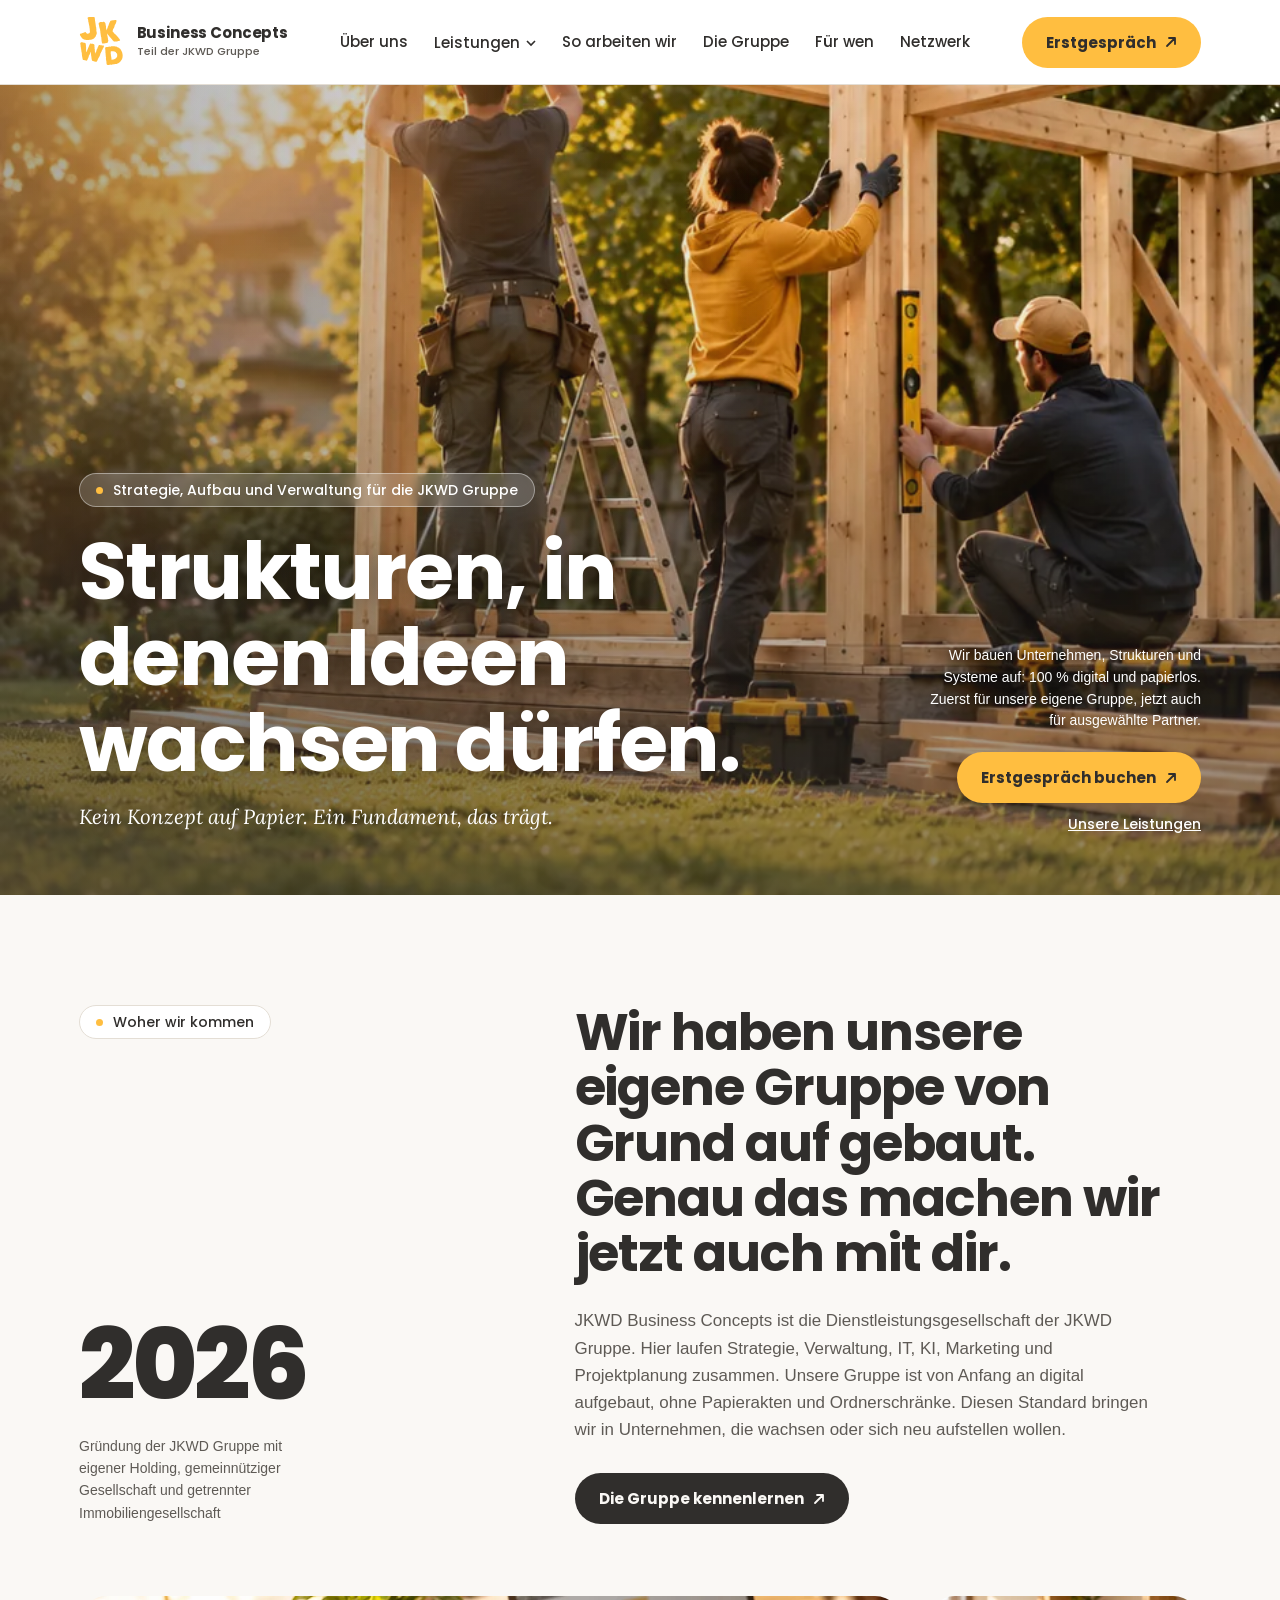
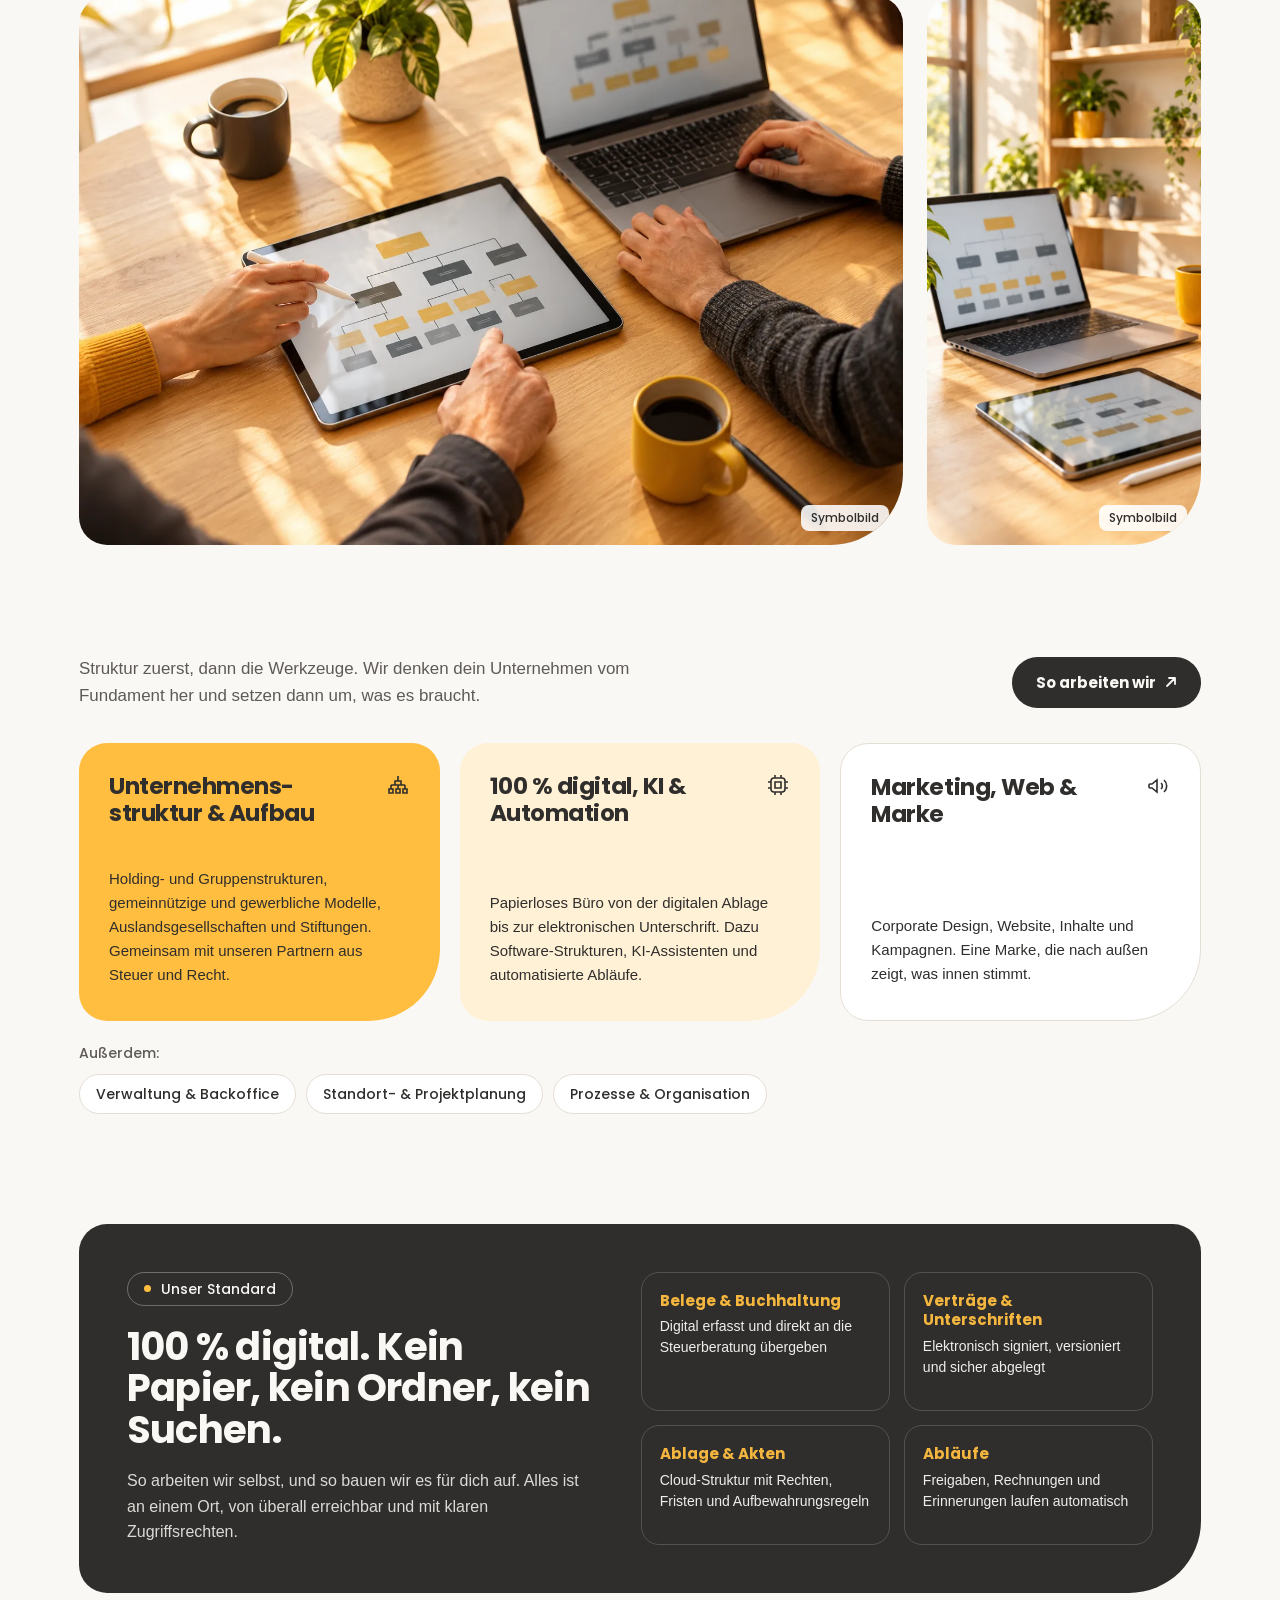
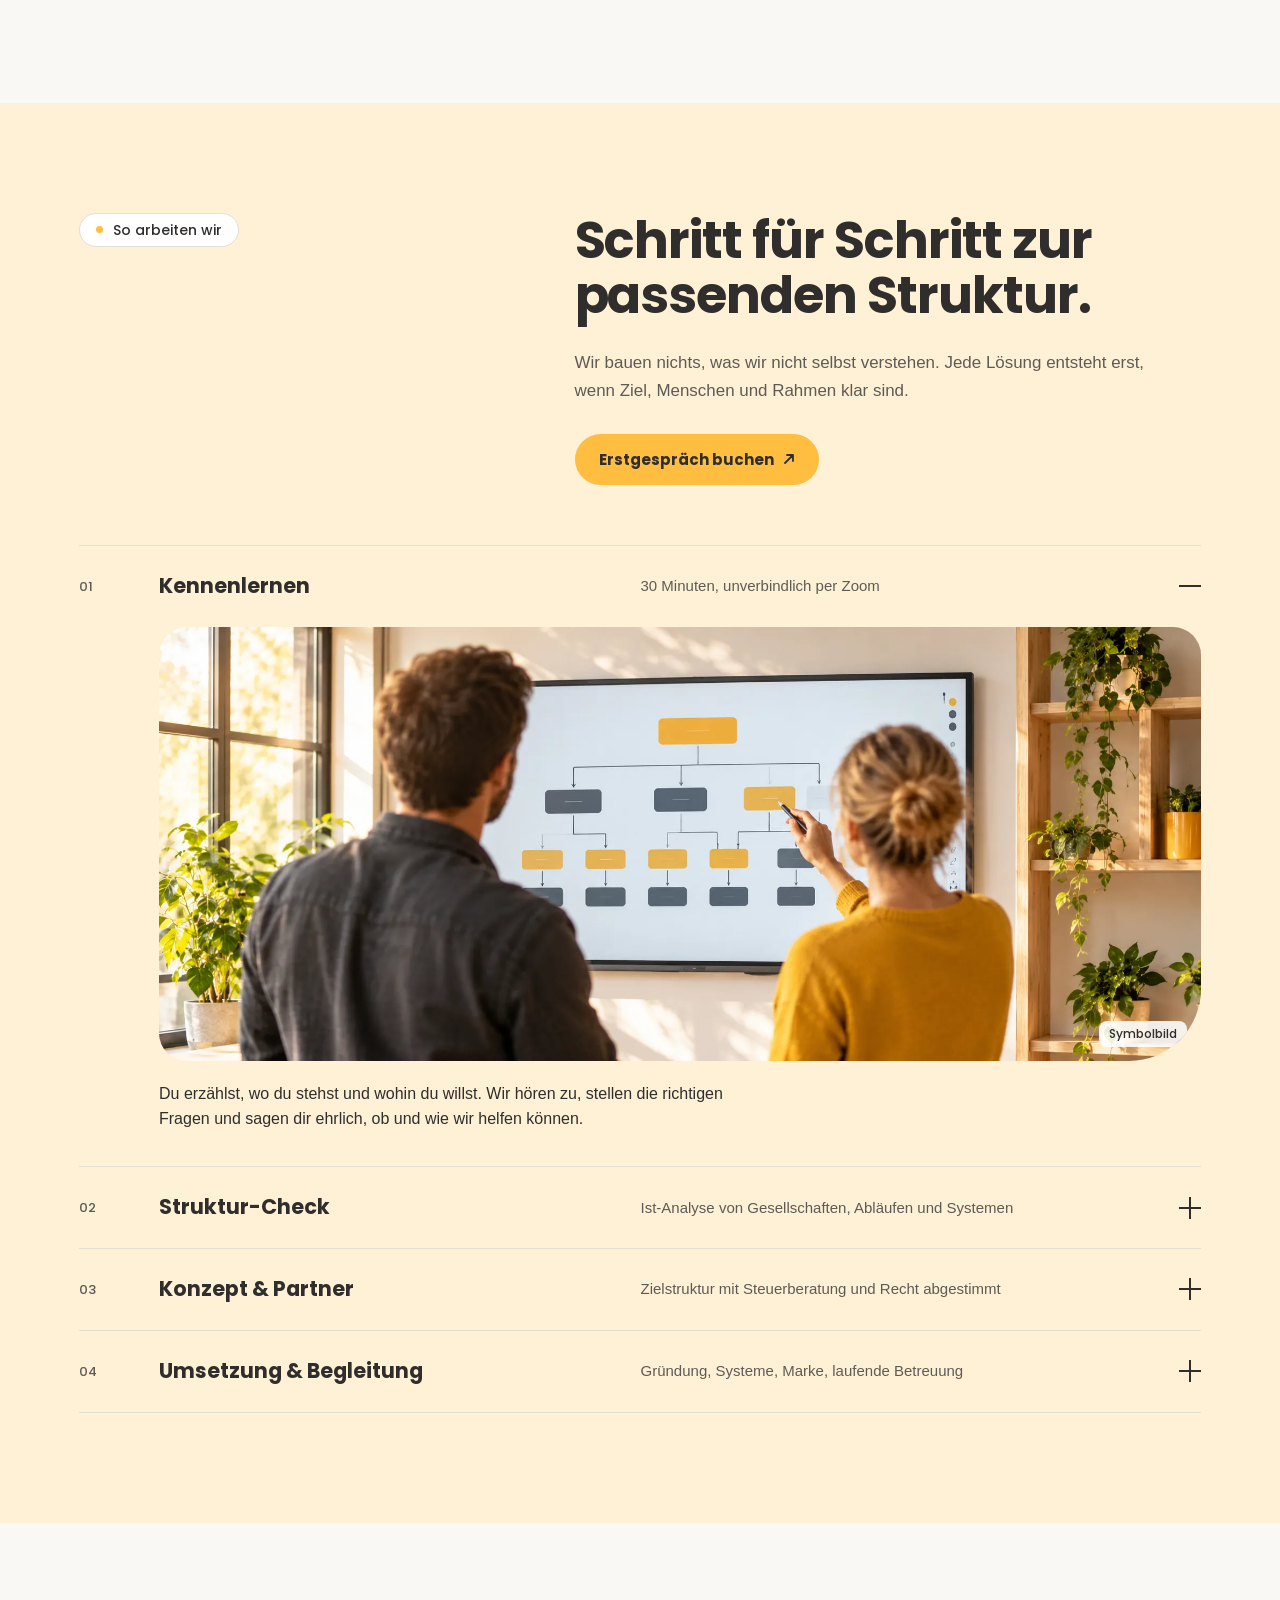
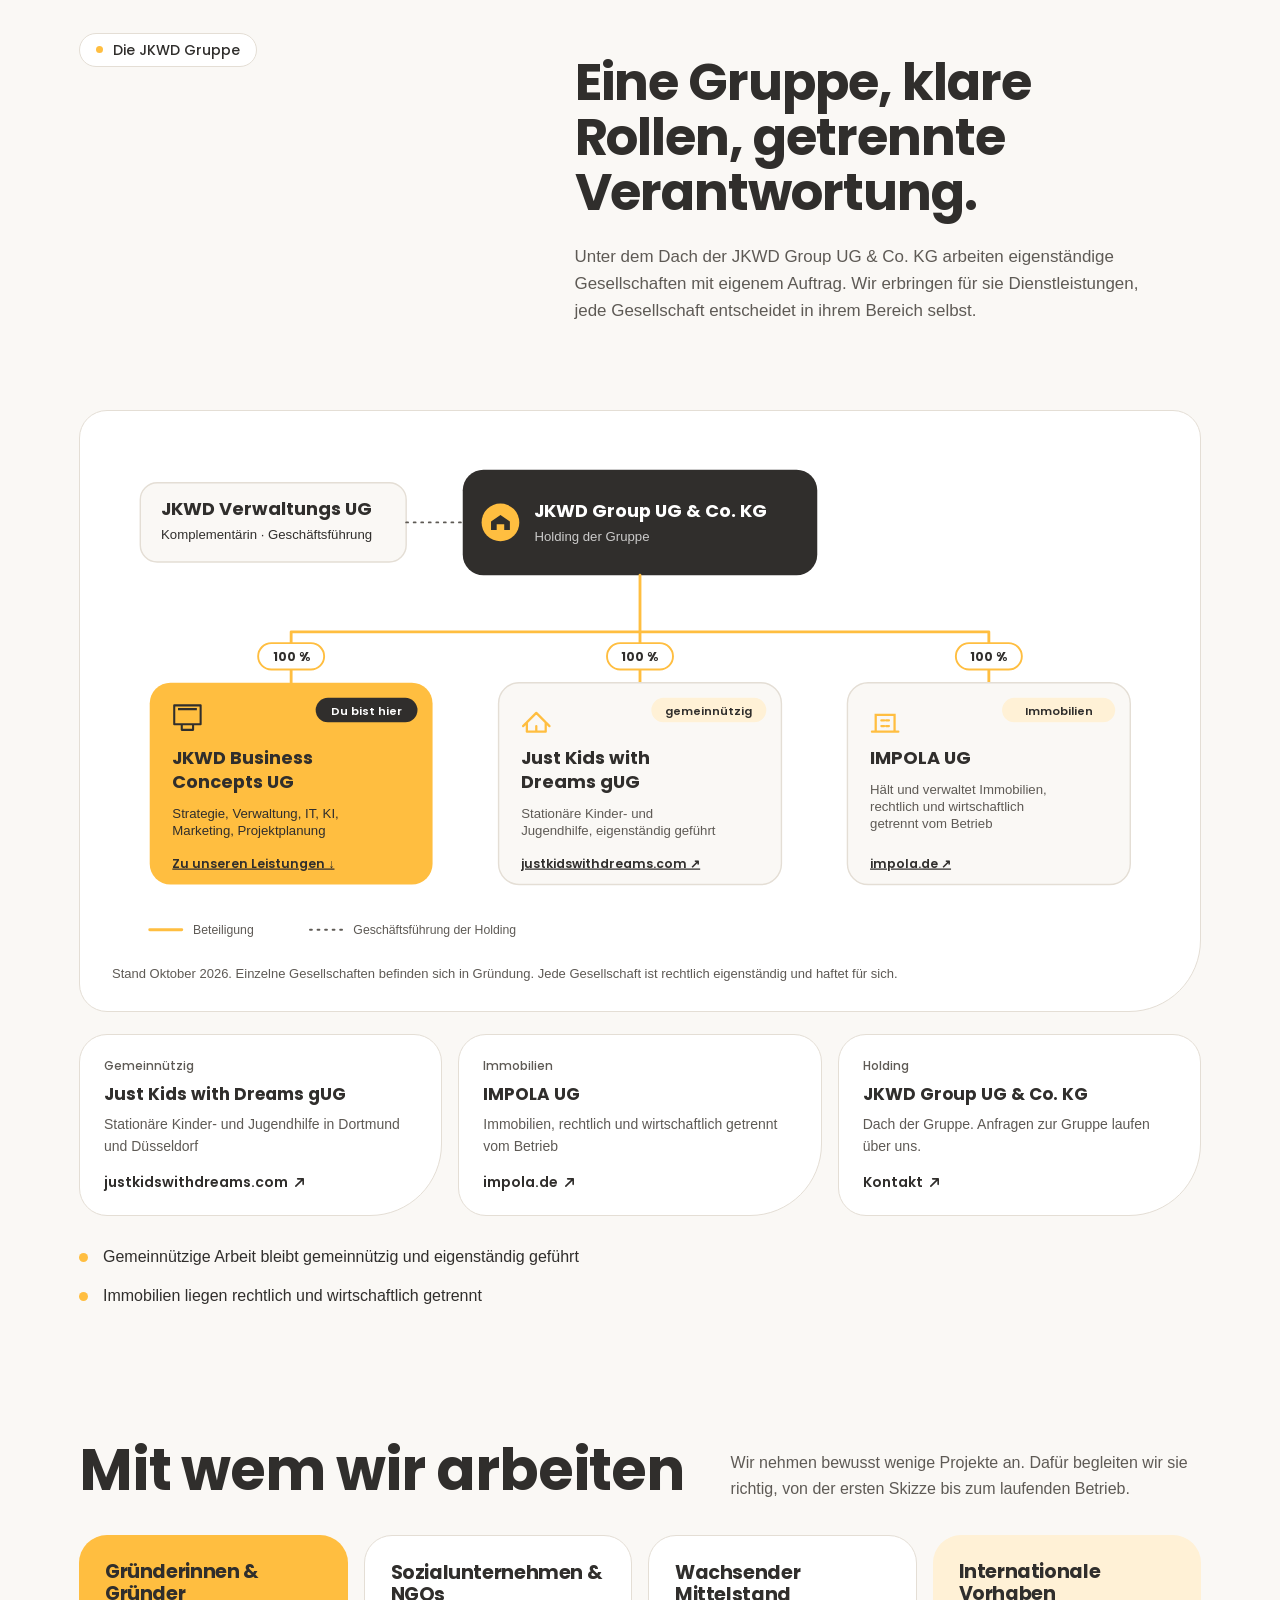
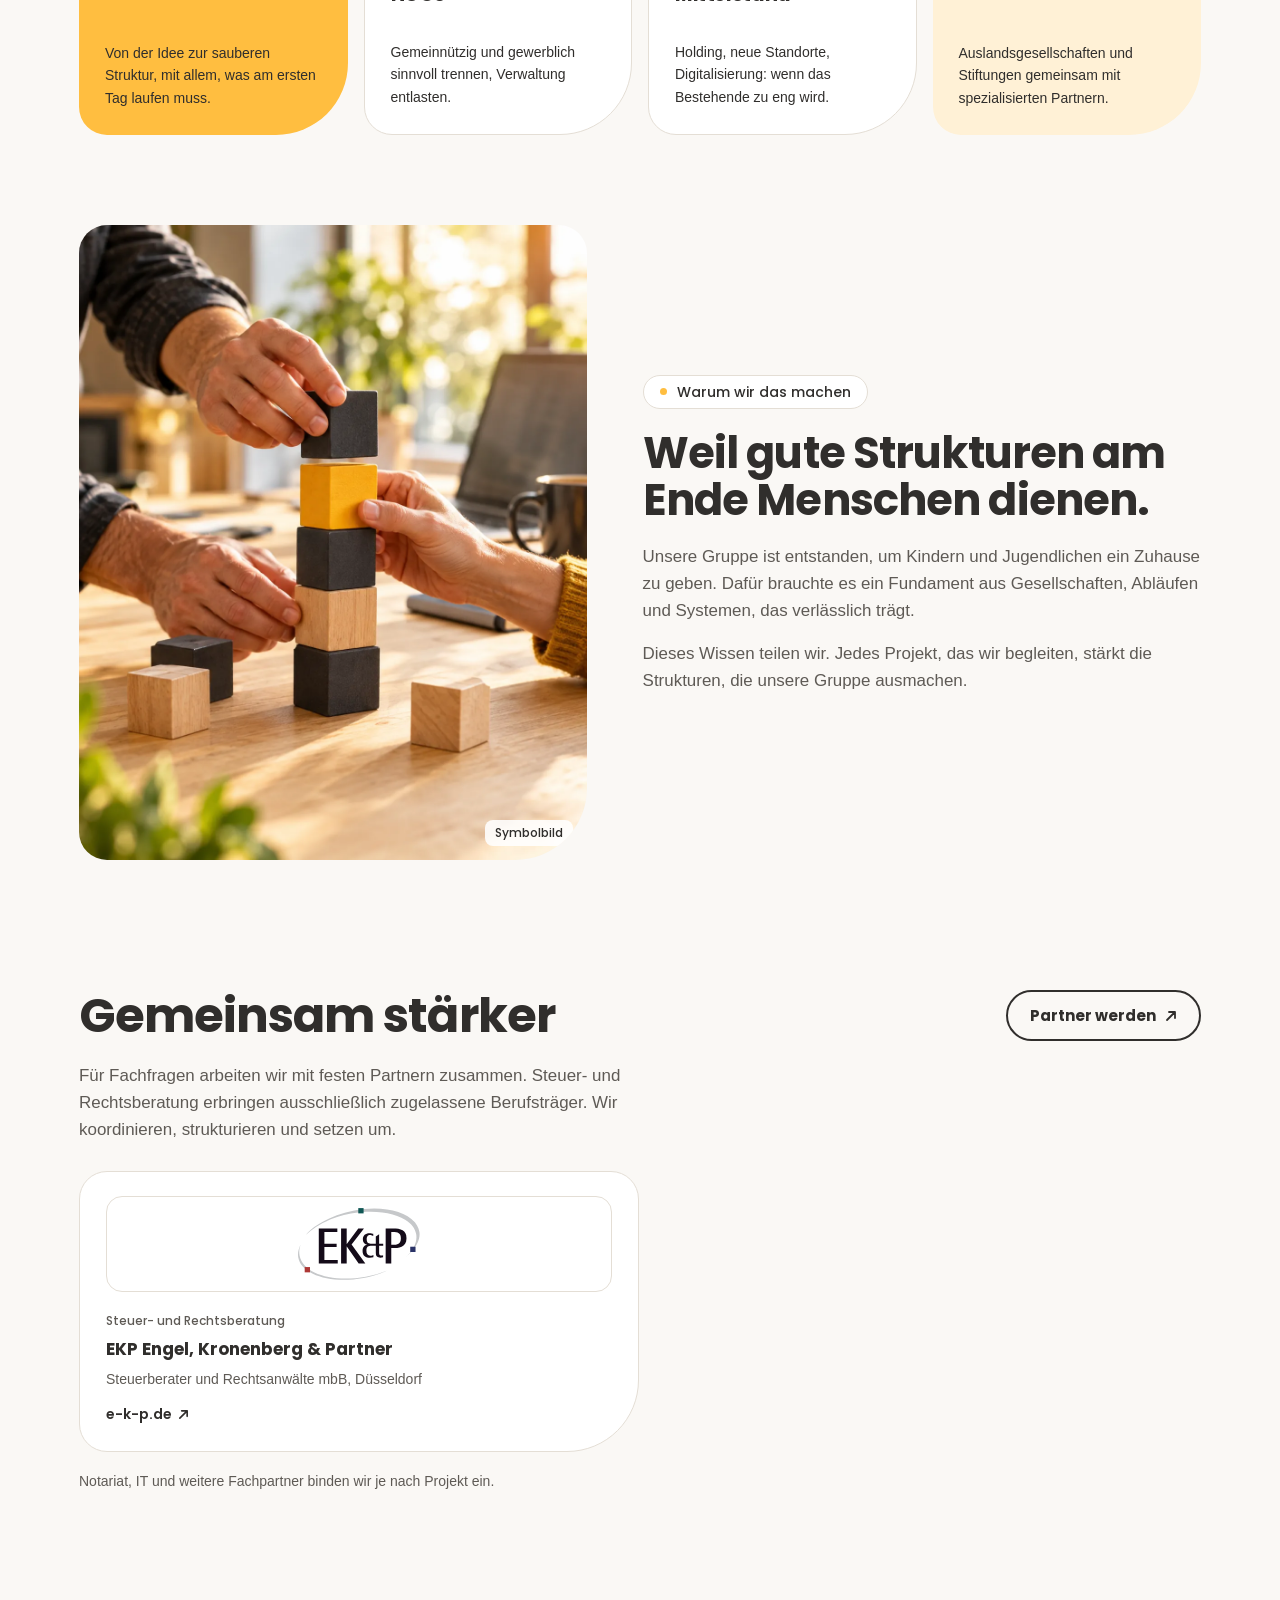
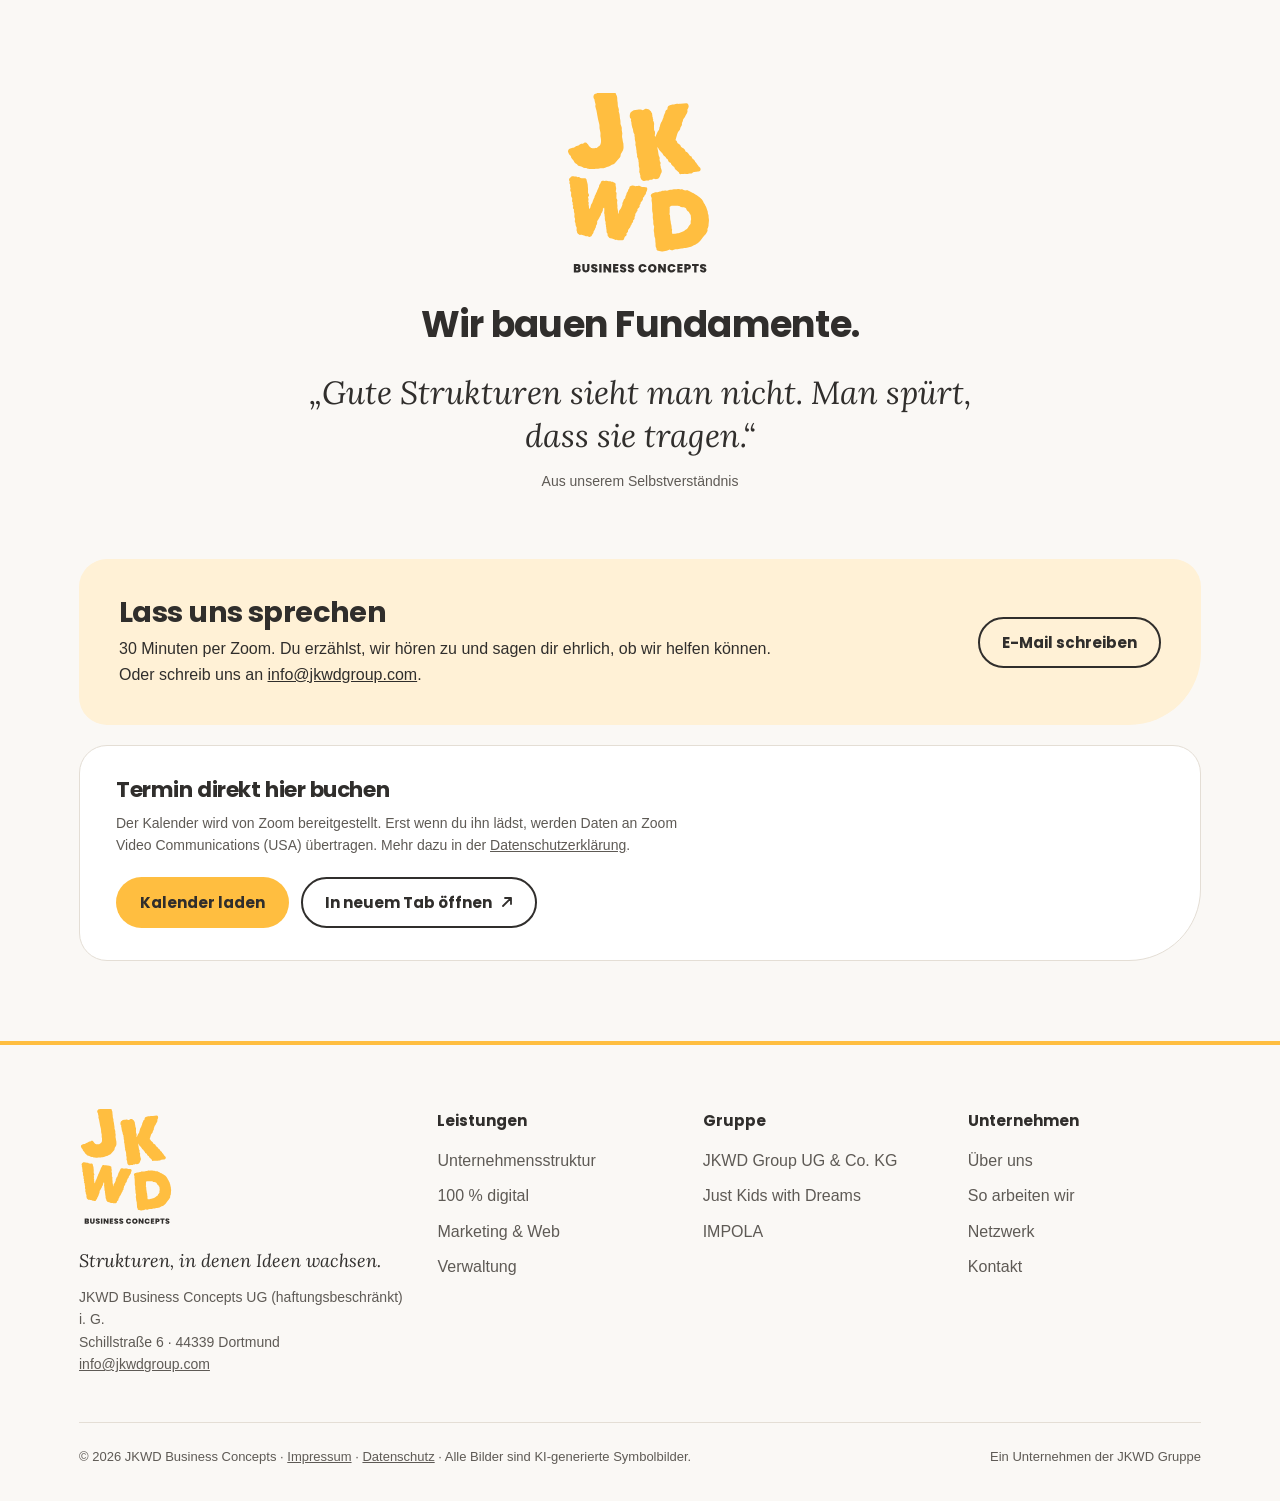
<file: index.html>
<!DOCTYPE html>
<html lang="de">
<head>
<meta charset="utf-8">
<meta name="viewport" content="width=device-width, initial-scale=1, viewport-fit=cover">
<title>JKWD Business Concepts – Strukturen, in denen Ideen wachsen</title>
<meta property="og:title" content="JKWD Business Concepts – Strukturen, in denen Ideen wachsen">
<meta property="og:description" content="Unternehmensstruktur, 100 % Digitalisierung, KI und Marketing aus einer Hand. Teil der JKWD Gruppe.">
<meta property="og:image" content="https://jkwdgroup.com/og-jkwdgroup.jpg">
<meta property="og:type" content="website">
<meta property="og:locale" content="de_DE">
<meta name="twitter:card" content="summary_large_image">
<meta name="description" content="JKWD Business Concepts baut Unternehmensstrukturen, Systeme und Marken auf – für die JKWD Gruppe und für ausgewählte Partner.">
<link rel="canonical" href="https://jkwdgroup.com/">
<meta property="og:url" content="https://jkwdgroup.com/">
<link rel="icon" href="favicon.svg" type="image/svg+xml">
<link rel="apple-touch-icon" href="apple-touch-icon.png">
<meta name="theme-color" content="#302E2C">
<link rel="preload" href="assets/fonts/poppins-700.woff2" as="font" type="font/woff2" crossorigin>
<link rel="stylesheet" href="assets/css/style.css">
</head>
<body>
<a class="skip" href="#ueber-uns">Zum Inhalt springen</a>
<svg width="0" height="0" style="position:absolute" aria-hidden="true">
  <defs><g id="jk"><path fill="#FFBE40" d="M576.1552734375,903.060546875c-2.99609375-1.498046875-6.7412109375-1.498046875-9.736328125-2.2470703125-3.7451171875,0-5.9921875-1.498046875-8.2392578125-3.7451171875-2.2470703125-.7490234375-5.2431640625-1.498046875-5.9921875-1.498046875-5.9921875,0-11.9833984375,0-17.2265625-2.2470703125-5.9921875-2.2470703125-11.2353515625-6.7412109375-17.2265625-8.98828125-5.2431640625-1.498046875-10.486328125-.7490234375-14.98046875-2.24609375-8.23828125-1.498046875-12.732421875-9.7373046875-17.9755859375-14.98046875-4.494140625-3.7451171875-9.7373046875-5.9921875-13.4814453125-9.736328125-3.7451171875-3.7451171875-5.9921875-8.98828125-8.2392578125-14.2314453125-3.7451171875-6.7412109375-11.2353515625-11.234375-14.98046875-17.9755859375-2.24609375-2.99609375-3.744140625-5.9921875-4.4931640625-8.98828125-.7490234375-3.7451171875-.7490234375-7.4892578125-2.99609375-9.736328125-2.99609375-2.2470703125-5.9921875-4.494140625-8.2392578125-7.490234375-4.494140625-7.490234375-8.9873046875-14.9794921875-10.4853515625-23.21875-2.2470703125-16.478515625,17.9755859375-23.9677734375,34.453125-26.9638671875,2.99609375,0,5.9921875,0,8.98828125-1.498046875,6.740234375-2.2470703125,11.9833984375-8.98828125,18.724609375-11.2353515625,4.494140625-2.2470703125,10.486328125-1.498046875,14.23046875-4.4931640625,5.9921875-4.494140625,12.7333984375-9.7373046875,19.474609375-11.984375,4.4931640625-.7490234375,9.736328125-.7490234375,13.4814453125.7490234375,2.99609375-2.99609375,5.2431640625-6.7412109375,8.98828125-8.2392578125,2.99609375-2.2470703125,6.740234375-2.2470703125,9.736328125-2.2470703125,2.99609375.7490234375,5.2431640625,1.498046875,6.7412109375,2.99609375,1.498046875,2.2470703125,4.494140625,5.9921875,5.2431640625,6.7412109375,2.2470703125,1.498046875,4.494140625,2.99609375,5.9912109375,5.2431640625,1.498046875,2.99609375,3.7451171875,5.9921875,5.2431640625,8.9873046875,2.2470703125,2.99609375,11.984375,11.984375,14.98046875,14.2314453125,1.498046875.7490234375,3.744140625,1.498046875,5.2421875,2.2470703125,4.494140625,1.498046875,9.7373046875,2.2470703125,14.2314453125,1.498046875,6.7412109375-.7490234375,21.720703125-1.498046875,25.4658203125-3.7451171875,1.498046875-.7490234375,6.740234375-5.2431640625,7.4892578125-5.9921875,3.7451171875-2.2470703125,8.2392578125-3.7451171875,11.2353515625-7.490234375,5.9921875-6.740234375,8.98828125-15.728515625,9.7373046875-24.716796875.7490234375-8.23828125.7490234375-17.2265625,0-25.46484375-.7490234375-7.490234375-2.99609375-14.2314453125-3.7451171875-20.97265625,0-8.23828125,1.498046875-16.4775390625,0-25.4658203125-1.498046875-8.9873046875-4.494140625-17.9755859375-5.9921875-26.962890625-1.498046875-11.984375.7490234375-24.716796875-2.99609375-36.701171875-2.99609375-11.9833984375-6.7412109375-23.21875-8.98828125-35.951171875-4.4931640625-20.9716796875-6.740234375-41.9443359375-11.234375-62.916015625-2.2470703125-8.23828125-5.9921875-15.728515625-7.490234375-24.716796875-.7490234375-5.9912109375,0-12.732421875,1.498046875-18.724609375-3.7451171875-11.234375-7.4892578125-25.4658203125-8.23828125-35.951171875-1.498046875-1.498046875-2.99609375-3.7451171875-4.494140625-5.9921875-5.2431640625-10.486328125-2.99609375-26.21484375,6.740234375-32.20703125,3.7451171875-2.99609375,8.98828125-4.494140625,13.482421875-3.7451171875,5.2431640625-5.2421875,14.23046875-8.23828125,21.720703125-7.4892578125,2.2470703125.7490234375,3.7451171875,0,5.9921875,0,6.740234375-2.2470703125,13.4814453125-2.99609375,20.22265625-2.99609375s12.732421875-2.2470703125,18.724609375-.7490234375c.7490234375,0,1.498046875-.7490234375,2.2470703125-.7490234375,8.2392578125-3.7451171875,17.2265625-3.7451171875,26.9638671875-2.99609375,4.494140625-1.498046875,9.736328125-2.2470703125,14.9794921875-2.99609375s10.486328125-.7490234375,14.98046875,2.2470703125c4.4931640625,2.2470703125,8.9873046875,6.7412109375,11.9833984375,11.2353515625,2.99609375,4.4931640625,2.99609375,8.9873046875,5.2431640625,13.4814453125,2.2470703125,5.2431640625,5.2431640625,9.7373046875,5.9921875,14.9794921875,1.498046875,7.490234375,1.498046875,14.2314453125,1.498046875,21.720703125,0,6.7412109375,2.2470703125,14.2314453125,2.9951171875,20.97265625.7490234375,8.9873046875,0,17.2265625,1.498046875,26.2138671875,1.498046875,7.490234375,5.9921875,14.2314453125,6.7412109375,21.7216796875.7490234375,5.2421875,0,10.4853515625-.7490234375,15.728515625,0,2.99609375,1.498046875,5.2431640625,2.2470703125,8.2392578125,5.2431640625,12.732421875,5.2431640625,26.962890625,6.7412109375,40.4453125,1.498046875,8.2392578125,3.7451171875,15.728515625,3.7451171875,23.9677734375.7490234375,2.99609375-.7490234375,17.2265625.7490234375,20.22265625,2.9951171875,8.2392578125,7.4892578125,15.728515625,8.23828125,23.9677734375,1.498046875,6.7412109375-.7490234375,14.23046875.7490234375,21.720703125.7490234375,6.7412109375,2.99609375,13.482421875,3.7451171875,20.22265625,0,3.7451171875-2.99609375,23.9677734375-1.498046875,28.4619140625,2.2470703125,9.7373046875,3.7451171875,20.9716796875,5.2431640625,31.4580078125,0,1.498046875,3.7451171875,11.9833984375,3.7451171875,13.4814453125.7490234375,5.9921875,2.2470703125,31.4580078125.7490234375,37.4501953125-2.2470703125,14.23046875-10.486328125,26.21484375-17.9765625,37.44921875-2.24609375,4.494140625-2.9951171875,9.7373046875-2.9951171875,14.98046875-.7490234375,4.494140625-2.2470703125,9.736328125-5.2431640625,13.4814453125-8.98828125,11.984375-20.22265625,22.4697265625-29.9599609375,33.705078125-3.7451171875,3.7451171875-6.7412109375,8.23828125-10.4853515625,11.9833984375-6.7412109375,5.2431640625-16.478515625,5.9921875-23.9677734375,10.486328125-5.2431640625,3.7451171875-10.486328125,7.4892578125-17.2275390625,9.736328125-8.23828125,2.99609375-17.2265625,4.494140625-26.21484375,7.490234375-6.740234375,2.99609375-14.23046875,4.494140625-21.720703125,4.494140625-2.2470703125.7490234375-10.4853515625-.7490234375-11.9833984375,0-5.2431640625,1.498046875-10.486328125,2.99609375-16.478515625,3.7451171875-5.9912109375.7490234375-12.732421875-2.2470703125-18.724609375,0-8.9873046875,2.2470703125-37.44921875,3.7451171875-46.4375,1.498046875Z"/><path fill="#FFBE40" d="M964.1328125,987.6962890625c-6.7412109375-3.7451171875-10.4853515625-11.234375-13.4814453125-18.724609375-2.99609375-6.7412109375-2.2470703125-13.482421875-2.2470703125-20.9716796875,0,0-.7490234375,0-.7490234375-.7490234375-2.2470703125-3.7451171875-2.99609375-8.98828125-2.99609375-13.482421875-2.2470703125-2.99609375-3.7451171875-5.9912109375-4.494140625-8.9873046875,0-4.494140625,2.2470703125-8.2392578125,1.498046875-12.7333984375-.7490234375-3.7451171875,0-7.4892578125.7490234375-11.234375,0-1.498046875-2.2470703125-4.494140625-2.2470703125-5.9921875,0-.7490234375,0-4.494140625-.7490234375-5.9921875-3.7451171875-5.2431640625-2.2470703125-12.732421875-2.2470703125-18.724609375,0-5.2431640625-.7490234375-10.486328125-.7490234375-14.9794921875,0-2.2470703125-.7490234375-3.7451171875-1.498046875-5.2431640625-.7490234375-3.7451171875-.7490234375-7.490234375,0-11.984375-3.7451171875-3.744140625-4.4931640625-8.9873046875-5.2421875-14.23046875-2.99609375-2.99609375-5.2431640625-7.490234375-5.2431640625-11.2353515625,0-3.744140625,1.498046875-8.23828125.7490234375-11.9833984375-1.498046875-2.99609375-2.2470703125-6.7412109375-2.2470703125-10.486328125,0-2.2470703125-1.498046875-3.744140625-1.498046875-5.2421875-1.498046875-3.7451171875,0-8.2392578125-.7490234375-11.984375v-3.7451171875c-1.498046875-3.7451171875-2.2470703125-8.2392578125-2.2470703125-12.732421875-.7490234375-4.494140625-.7490234375-8.2392578125-1.498046875-12.7333984375,0-1.498046875-3.7451171875-12.732421875-4.494140625-14.9794921875,0-3.7451171875,1.498046875-7.490234375.7490234375-11.2353515625v-10.4853515625c-5.2431640625-10.486328125-5.2431640625-23.21875-5.2431640625-35.9521484375-1.4970703125-2.2470703125-2.24609375-5.2431640625-2.24609375-7.490234375v-12.732421875c-7.490234375-9.7373046875-8.98828125-21.720703125-10.486328125-33.705078125,0-1.498046875-.7490234375-2.99609375-.7490234375-3.744140625,0-1.498046875-1.498046875-3.7451171875-2.2470703125-4.494140625-1.498046875-2.2470703125-4.494140625-14.98046875-5.2431640625-17.9765625-2.2470703125-9.736328125-3.7451171875-19.4736328125-3.7451171875-29.958984375-2.24609375-2.2470703125-3.744140625-5.9921875-3.744140625-9.7373046875,0-1.498046875.7490234375-7.490234375,2.2470703125-11.9833984375-2.99609375-2.99609375-6.7412109375-5.2431640625-8.2392578125-8.98828125-4.494140625-9.7373046875-1.498046875-30.708984375,5.2431640625-39.6962890625,2.2470703125-2.99609375,5.9912109375-5.9921875,10.4853515625-7.490234375,1.498046875-.7490234375,8.98828125-5.9921875,10.486328125-6.7412109375,8.23828125-2.99609375,17.9755859375-2.2470703125,26.21484375-3.7451171875,8.23828125-.7490234375,16.4775390625-2.2470703125,24.716796875-1.498046875,5.2421875.7490234375,9.736328125,2.99609375,14.23046875,5.2431640625,5.9921875-2.99609375,10.486328125-8.23828125,17.2265625-10.4853515625,7.490234375-2.99609375,17.2275390625-.7490234375,24.716796875,2.2470703125,5.2431640625,2.24609375,9.7373046875,5.9912109375,12.7333984375,10.4853515625,0,0,0,.7490234375.7490234375.7490234375,4.494140625,2.2470703125,8.23828125,8.2392578125,8.9873046875,13.482421875,0,.7490234375,2.2470703125,2.24609375,2.99609375,2.9951171875,1.498046875,2.2470703125,2.2470703125,5.2431640625,2.2470703125,8.2392578125.7490234375,5.2431640625,2.2470703125,11.2353515625,1.498046875,16.4775390625-.7490234375,2.2470703125,2.99609375,5.9921875,2.99609375,8.2392578125.7490234375.7490234375,0,7.490234375.7490234375,8.2392578125,0,.7490234375,1.498046875,2.2470703125,1.498046875,2.99609375,1.498046875,3.744140625.7490234375,8.23828125,0,12.732421875,0,.7490234375,0,1.498046875.7490234375,1.498046875,2.99609375,2.99609375,4.494140625,5.9921875,4.494140625,8.98828125,2.2470703125,5.2421875,2.99609375,11.234375,2.2470703125,16.4775390625-1.498046875,7.490234375-.7490234375,22.4697265625,0,38.947265625.7490234375,1.498046875.7490234375,3.7451171875,1.498046875,5.2431640625,0,.7490234375,2.2470703125,2.99609375,2.2470703125,3.7451171875,4.4931640625,5.2431640625,3.7451171875,20.9716796875,1.498046875,27.712890625,0,.7490234375,0,1.498046875-.7490234375,2.2470703125.7490234375,4.4931640625,1.498046875,7.4892578125,2.99609375,9.736328125,0,1.498046875.748046875,2.2470703125.748046875,3.7451171875.7490234375-.7490234375.7490234375-1.498046875,1.498046875-1.498046875,5.9921875-11.9833984375,9.7373046875-24.716796875,15.7294921875-36.7001953125,2.99609375-5.2431640625,6.740234375-9.7373046875,10.4853515625-14.98046875v-4.4931640625c.7490234375-1.498046875,2.2470703125-4.494140625,2.2470703125-5.2431640625-.7490234375-3.7451171875,0-8.2392578125,2.2470703125-11.2353515625,0-.7490234375.7490234375-1.498046875,1.498046875-2.2470703125.7490234375-5.9912109375,1.498046875-11.234375,3.7451171875-17.2265625,2.2470703125-6.7412109375,5.9921875-12.732421875,9.7373046875-19.4736328125l.748046875-.7490234375c0-4.494140625,2.2470703125-8.2392578125,5.2431640625-11.2353515625.7490234375-.7490234375,0-2.2470703125,0-2.99609375,0-3.744140625,2.99609375-7.4892578125,5.2431640625-10.4853515625,0-2.2470703125,1.498046875-4.494140625,2.2470703125-6.7412109375v-5.9921875c.7490234375-1.498046875,1.498046875-3.744140625,2.2470703125-5.9912109375.7490234375-2.99609375,1.498046875-5.2431640625,2.99609375-6.7412109375,1.498046875-2.2470703125,1.498046875-5.9921875,2.99609375-8.2392578125.7490234375-1.498046875,2.9951171875-5.2421875,3.744140625-6.740234375,0-3.7451171875,0-7.490234375,2.2470703125-10.486328125,2.2470703125-4.494140625,6.7412109375-8.2392578125,11.984375-10.486328125.7490234375-1.4970703125,1.498046875-2.9951171875,2.2470703125-4.4931640625-1.498046875-7.490234375,2.2470703125-20.2236328125,8.9873046875-23.9677734375,3.7451171875-1.498046875,22.4697265625-7.490234375,26.21484375-8.2392578125,4.494140625-.7490234375,8.2392578125,0,12.7333984375-.7490234375s22.4697265625-5.2431640625,26.9638671875-4.494140625c1.498046875,0,4.4931640625,1.498046875,5.2421875,1.498046875,4.494140625-.7490234375,9.7373046875-2.2470703125,14.2314453125-1.498046875,14.23046875,0,28.4619140625-4.494140625,42.6923828125-4.494140625,13.4814453125-.7490234375,18.724609375,14.98046875,16.4775390625,27.712890625-.7490234375,6.7412109375-5.2421875,12.7333984375-8.23828125,18.724609375-1.498046875,1.498046875.7490234375,10.486328125.7490234375,12.7333984375-.7490234375,11.234375-8.98828125,20.9716796875-14.2314453125,30.708984375-1.498046875,3.744140625-2.99609375,7.4892578125-5.2431640625,11.234375-2.9951171875,5.2431640625-6.740234375,9.7373046875-10.4853515625,14.2314453125-2.2470703125,2.24609375-2.2470703125,5.9912109375-2.99609375,8.9873046875-.7490234375,5.9921875-3.7451171875,11.2353515625-6.7412109375,17.2265625-.7490234375.7490234375-1.498046875,2.2470703125-1.498046875,3.7451171875,1.498046875,5.9921875.7490234375,12.7333984375-2.2470703125,17.9765625-2.24609375,3.744140625-9.736328125,15.728515625-9.736328125,19.4736328125.7490234375,4.494140625-1.498046875,8.9873046875-3.7451171875,11.9833984375-3.7451171875,5.2431640625-8.98828125,9.7373046875-11.9833984375,14.98046875-4.494140625,5.9912109375-11.984375,37.44921875-14.2314453125,44.1904296875,0,2.2470703125-2.2470703125,9.736328125-3.7451171875,11.234375-.7490234375.7490234375-2.2470703125,1.498046875-2.99609375,2.2470703125,5.2431640625,2.2470703125,9.7373046875,5.9921875,12.7333984375,10.486328125,1.498046875,2.99609375,2.2470703125,6.7412109375,2.99609375,9.736328125,0,1.498046875,1.498046875,2.2470703125,2.2470703125,2.99609375,5.9912109375,3.7451171875,12.732421875,7.490234375,17.9755859375,12.7333984375,2.99609375,2.99609375,4.494140625,6.740234375,5.2431640625,11.234375.7490234375,1.498046875,1.498046875,3.7451171875,2.99609375,4.494140625,9.736328125,6.7412109375,21.720703125,11.2353515625,26.962890625,20.9716796875,2.2470703125,2.99609375,2.99609375,7.490234375,4.494140625,10.486328125,1.498046875.7490234375,3.7451171875,2.2470703125,3.7451171875,2.99609375,2.2470703125,1.498046875,5.9921875,1.498046875,7.490234375,3.7451171875,5.9921875,5.2421875,11.9833984375,11.234375,14.9794921875,18.724609375.7490234375.7490234375.7490234375,1.498046875,1.498046875,1.498046875.7490234375.7490234375,1.498046875,2.2470703125,2.2470703125,2.99609375,1.498046875.7490234375,2.99609375,1.498046875,4.494140625,2.99609375.7490234375.7490234375,4.494140625,1.498046875,5.2431640625,2.2470703125,3.744140625,1.4970703125,5.9912109375,6.740234375,5.9912109375,11.234375.7490234375.7490234375,1.498046875,2.2470703125,2.2470703125,2.99609375l5.9921875,5.9921875c1.498046875.7490234375,2.99609375,1.498046875,3.7451171875,2.2470703125,0,0,0,.7490234375.7490234375,1.498046875.7490234375,1.4970703125,1.498046875,2.24609375,2.2470703125,2.9951171875,1.498046875.7490234375,2.99609375,1.498046875,3.7451171875,2.2470703125.7490234375,1.498046875,1.498046875,2.2470703125,2.24609375,4.494140625,1.498046875,1.498046875,2.2470703125,4.494140625,2.99609375,6.7412109375,2.2470703125,1.498046875,4.494140625,4.494140625,6.7412109375,6.7412109375,2.99609375,3.744140625,5.9921875,6.740234375,7.490234375,11.234375,3.7451171875,4.494140625,8.23828125,8.2392578125,9.736328125,13.482421875.7490234375.748046875.7490234375,2.9951171875,1.498046875,2.9951171875,3.7451171875,2.99609375,7.490234375,5.2431640625,10.486328125,8.98828125,6.7412109375,8.98828125,4.494140625,20.9716796875-5.2431640625,26.21484375-7.490234375,3.7451171875-16.4775390625,1.498046875-23.9677734375,3.7451171875-6.7412109375,2.99609375-14.9794921875,2.99609375-22.4697265625,3.7451171875-2.2470703125,3.744140625-5.9921875,6.740234375-10.486328125,7.4892578125-4.4931640625,1.498046875-9.736328125.7490234375-14.9794921875,0-4.494140625,0-8.98828125,2.99609375-14.23046875,3.7451171875-6.7412109375.7490234375-12.7333984375-.7490234375-19.474609375-1.498046875-3.744140625,0-7.4892578125,2.2470703125-11.9833984375,2.2470703125-3.7451171875.7490234375-8.2392578125-.7490234375-11.984375,0-.748046875,0-5.9912109375,1.498046875-6.740234375,1.498046875-4.494140625,0-8.98828125-2.99609375-11.2353515625-6.7412109375-.7490234375-2.2470703125-.7490234375-3.7451171875-.7490234375-5.9912109375-2.99609375-1.498046875-5.9921875-3.7451171875-8.23828125-6.7412109375-5.2431640625-7.490234375-14.98046875-11.2353515625-20.2236328125-18.724609375-2.24609375-2.99609375-4.4931640625-6.7412109375-5.2421875-10.486328125-.7490234375-1.498046875-.7490234375-3.7451171875-1.498046875-4.494140625-6.7412109375-5.2431640625-14.2314453125-8.9873046875-18.7255859375-15.728515625-2.9951171875-3.7451171875-4.4931640625-8.98828125-5.2421875-13.4814453125-5.2431640625-2.99609375-11.2353515625-5.2431640625-15.7294921875-8.98828125-3.744140625-3.7451171875-5.9912109375-9.7373046875-5.9912109375-14.98046875-5.2431640625-2.9951171875-11.984375-6.740234375-14.2314453125-12.732421875,0-.7490234375-.7490234375-3.7451171875-1.498046875-4.494140625-3.7451171875-5.2431640625-11.234375-6.740234375-14.9794921875-11.9833984375s-5.2431640625-12.7333984375-10.486328125-17.2275390625c-7.4892578125-8.23828125-16.4775390625-15.728515625-23.21875-24.716796875-.7490234375-2.2470703125-5.2421875-11.234375-6.740234375-12.732421875-2.2470703125-2.99609375-4.494140625-5.2431640625-6.7412109375-8.2392578125,1.498046875,6.7412109375,2.2470703125,12.7333984375,3.7451171875,18.724609375,1.498046875,10.486328125,5.2421875,20.2236328125,5.2421875,30.708984375.7490234375,2.2470703125.7490234375,4.494140625.7490234375,5.9921875,1.498046875,3.7451171875,2.2470703125,7.490234375,2.2470703125,11.2353515625,2.99609375,3.744140625,5.2431640625,8.23828125,5.9921875,12.732421875s-.7490234375,8.2392578125-1.498046875,11.984375c2.2470703125,4.4931640625,2.2470703125,9.736328125,2.99609375,14.9794921875.7490234375,0,2.2470703125,1.498046875,2.2470703125,2.2470703125.7490234375.7490234375,2.99609375,5.2431640625,2.99609375,6.7412109375.7490234375,5.2421875-1.498046875,11.234375-2.99609375,16.4775390625,3.7451171875,5.2431640625,3.7451171875,12.732421875,4.494140625,19.4736328125,0,.7490234375,1.498046875,2.99609375,1.498046875,3.7451171875,2.2470703125,4.494140625,2.99609375,10.4853515625,4.494140625,14.9794921875,2.9951171875,7.490234375-.7490234375,19.4736328125-6.7412109375,27.712890625-2.2470703125,8.98828125-8.2392578125,23.21875-12.7333984375,27.712890625-3.7451171875,4.494140625-9.736328125,7.490234375-15.728515625,8.2392578125-6.7412109375,1.498046875-13.4814453125,0-20.22265625-2.2470703125-.7490234375-.7490234375-1.498046875-1.498046875-2.2470703125-.7490234375-3.7451171875,2.99609375-8.2392578125,5.9912109375-13.482421875,7.4892578125-4.494140625,1.498046875-8.9873046875,1.498046875-14.23046875,1.498046875-.7490234375,0-2.2470703125.7490234375-3.7451171875.7490234375-.7490234375.7490234375-5.2431640625,4.494140625-5.9921875,4.494140625-2.2470703125.7490234375-5.2431640625.7490234375-7.4892578125,0-1.498046875,0-8.2392578125-1.498046875-11.2353515625-1.498046875-2.99609375.7490234375-5.2431640625,1.498046875-7.490234375,2.2470703125-5.9912109375,2.2470703125-13.4814453125,2.99609375-17.9755859375-.7490234375Z"/><path fill="#FFBE40" d="M806.1728515625,1422.3564453125c-3.599609375,0-7.7998046875-1.2001953125-11.400390625-1.2001953125-4.7998046875,0-10.2001953125.6005859375-14.3994140625-1.19921875-1.2001953125,0-1.80078125-1.2001953125-3-1.2001953125-2.400390625.599609375-5.400390625,1.2001953125-7.80078125.599609375-6,0-11.3994140625-5.400390625-17.400390625-7.2001953125-7.19921875-1.7998046875-14.3994140625-4.2001953125-22.2001953125-5.3994140625-3.599609375-.6005859375-8.3994140625-1.80078125-10.19921875-5.400390625-1.2001953125-1.2001953125-1.80078125-3-2.400390625-4.7998046875-4.7998046875-1.7998046875-8.400390625-7.2001953125-7.2001953125-14.400390625,0-1.7998046875-1.2001953125-8.400390625-1.2001953125-9.6005859375,0-1.19921875-3.599609375-3.599609375-4.7998046875-4.7998046875-1.7998046875-3.599609375-1.7998046875-17.400390625-1.7998046875-21.599609375-.6005859375-3-1.7998046875-5.400390625-1.7998046875-8.400390625-.6005859375-3-.6005859375-6.6005859375-.6005859375-9.6005859375,0-1.7998046875-1.2001953125-3.599609375-1.7998046875-4.7998046875-.6005859375-2.3994140625,0-10.2001953125,0-12.599609375-4.7998046875-4.80078125-2.400390625-14.400390625-2.400390625-21.6005859375v-.599609375c-1.2001953125-3-3-5.400390625-3.599609375-8.400390625-.6005859375-2.400390625-2.400390625-15-2.400390625-18,0-1.2001953125.6005859375-3.6005859375.6005859375-6-.6005859375-1.80078125-1.2001953125-4.2001953125-1.2001953125-6v-3c-.6005859375-1.2001953125-.6005859375-2.400390625-1.2001953125-4.2001953125-.599609375-2.400390625,0-5.400390625,0-8.400390625,0-1.2001953125-1.7998046875-3.599609375-1.7998046875-4.7998046875-1.7998046875-4.2001953125-1.2001953125-13.80078125.599609375-20.400390625-.599609375-1.7998046875-.599609375-3.599609375-.599609375-5.400390625-.6005859375-1.7998046875,1.2001953125-9,.599609375-10.2001953125-1.2001953125-3.599609375-1.7998046875-6.599609375-2.3994140625-10.2001953125-3,3.0009765625-6.0009765625,6.0009765625-9.0009765625,9.6005859375.6005859375,1.7998046875.6005859375,4.2001953125.6005859375,6v1.7998046875c0,4.2001953125-1.7998046875,8.400390625-4.2001953125,12,0,1.2001953125,0,2.400390625-.599609375,3-1.80078125,3.6005859375-5.400390625,6.6005859375-6.6005859375,10.2001953125-.599609375,2.400390625-1.7998046875,4.2001953125-3,6.6005859375-.599609375,0,0,1.7998046875,0,2.3994140625,0,5.400390625-4.2001953125,9.0009765625-7.2001953125,13.80078125-1.7998046875,4.2001953125-3.599609375,8.3994140625-6,12-1.2001953125,1.7998046875-1.7998046875,3-3,4.2001953125-.599609375,1.2001953125-1.2001953125,1.7998046875-1.7998046875,3,0,4.7998046875-4.2001953125,8.3994140625-7.2001953125,11.400390625-.599609375.599609375-1.7998046875,1.7998046875-2.400390625,3.599609375.6005859375,4.7998046875,1.2001953125,9,0,13.2001953125,0,1.2001953125-.599609375,2.3994140625-.599609375,4.2001953125-.599609375,2.3994140625-.599609375,4.7998046875-1.7998046875,7.2001953125-1.2001953125,2.3994140625-6.6005859375,10.2001953125-6.6005859375,12.599609375.6005859375,3.6005859375,0,6.6005859375-1.19921875,9.6005859375-.6005859375,1.19921875-4.2001953125,4.7998046875-4.2001953125,6-1.2001953125,4.2001953125-1.80078125,7.7998046875-4.2001953125,11.3994140625-.6005859375,1.2001953125-6,8.400390625-6.6005859375,9.6005859375,0,1.2001953125-.599609375,5.400390625-.599609375,6.599609375-1.2001953125,6-5.400390625,12-9.6005859375,16.2001953125-2.3994140625,4.2001953125-3.599609375,10.2001953125-7.19921875,13.2001953125-1.80078125,1.2001953125-3.6005859375,1.80078125-5.400390625,2.400390625-1.7998046875,1.2001953125-4.2001953125,2.400390625-7.2001953125,2.400390625-4.7998046875,0-9.599609375-1.80078125-12-5.400390625-3,1.2001953125-6,1.7998046875-9,1.2001953125-4.7998046875,0-9-2.400390625-13.2001953125-4.2001953125s-8.400390625-1.7998046875-13.2001953125-3c-3.599609375-.6005859375-7.2001953125-2.400390625-10.7998046875-3.6005859375-2.400390625-.599609375-4.80078125,0-7.2001953125,0-3,.6005859375-5.400390625,0-8.400390625-1.19921875-6-1.80078125-16.2001953125-11.400390625-17.400390625-18.0009765625-.599609375-2.3994140625.6005859375-5.3994140625-1.2001953125-7.7998046875-3.599609375-6.599609375-1.7998046875-15-1.19921875-22.7998046875,0-6.6005859375-5.400390625-12.6005859375-7.2001953125-19.2001953125-1.2001953125-6-1.2001953125-12-1.7998046875-18.0009765625,0-.599609375-.6005859375-1.19921875-1.2001953125-1.7998046875-2.400390625-3-4.2001953125-7.2001953125-3.6005859375-10.7998046875,0-4.7998046875,1.2001953125-10.2001953125,2.400390625-15,.599609375-4.2001953125-3.599609375-7.80078125-4.2001953125-12-1.2001953125-3-1.7998046875-6-1.2001953125-9,0-3.6005859375,1.80078125-16.80078125.6005859375-19.80078125-1.80078125-4.2001953125-3.6005859375-7.7998046875-4.2001953125-12-.6005859375-6,.599609375-12.599609375,0-19.2001953125,0-.599609375-2.400390625-1.2001953125-2.400390625-1.7998046875-3-2.400390625-4.7998046875-6-4.7998046875-9,0-4.80078125,1.7998046875-9.6005859375,3-13.80078125-2.400390625-1.7998046875-4.7998046875-4.7998046875-5.400390625-7.7998046875-.599609375-4.7998046875,1.2001953125-9.599609375,1.80078125-14.400390625-3-3.599609375-5.400390625-8.3994140625-6-12.599609375-.6005859375-6,2.3994140625-12,1.7998046875-18,0-1.80078125-4.80078125-9-5.400390625-10.80078125-4.2001953125-9-3-19.7998046875-2.400390625-30,0-1.2001953125.6005859375-4.2001953125,0-4.7998046875-3-3-6-6.6005859375-6.599609375-10.80078125-.599609375-3.599609375,0-7.19921875.599609375-10.7998046875,0-1.2001953125,1.80078125-6.599609375,1.2001953125-7.7998046875-1.2001953125-3.6005859375-2.3994140625-6.6005859375-3-10.2001953125-.599609375-5.400390625,0-10.7998046875,0-16.7998046875-2.3994140625-2.400390625-4.7998046875-6-4.7998046875-9.6005859375-.599609375-4.2001953125.599609375-8.400390625,1.7998046875-12-2.3994140625-3.6005859375-4.7998046875-7.7998046875-4.7998046875-12,0-6,3.599609375-15.6005859375,9.599609375-18,2.400390625-.6005859375,3.6005859375-4.2001953125,6-5.400390625,3-2.400390625,6.6005859375-3.599609375,10.80078125-3.599609375s8.3994140625,1.19921875,12.599609375,2.3994140625c4.2001953125.6005859375,9-1.2001953125,13.2001953125-.599609375,3,.599609375,6,2.3994140625,7.80078125,4.7998046875,4.7998046875-.599609375,9.599609375-1.7998046875,13.7998046875-.599609375,1.7998046875.599609375,3.599609375,3,5.400390625,4.19921875,4.19921875,1.80078125,9,3,13.19921875,4.2001953125,7.80078125,2.400390625,16.2001953125-.599609375,24.0009765625.6005859375,4.2001953125,0,8.3994140625,3,10.2001953125,6.599609375,1.7998046875,3.6005859375,1.19921875,7.2001953125,2.3994140625,10.7998046875,1.7998046875,8.400390625,5.400390625,16.80078125,6.6005859375,25.201171875,1.2001953125,5.3994140625.599609375,10.7998046875,1.2001953125,16.19921875.599609375,3.0009765625,1.7998046875,18.6005859375,1.7998046875,21.6005859375.599609375,7.7998046875-1.7998046875,15-.6005859375,22.2001953125,1.2001953125,7.2001953125,8.400390625,13.80078125,7.80078125,21,0,5.400390625-4.80078125,9.6005859375-8.400390625,13.2001953125,1.7998046875,6,4.7998046875,12.6005859375,4.7998046875,18.6005859375-.599609375,1.7998046875-3,11.400390625-3,13.7998046875,0,.6005859375,1.7998046875,2.400390625,2.400390625,3,3,5.400390625,3,10.2001953125,0,16.2001953125,1.2001953125,4.80078125,2.3994140625,10.2001953125,3,15.6005859375,0,6.599609375,1.2001953125,13.7998046875,2.3994140625,20.400390625,1.2001953125-1.80078125,2.400390625-3,3.6005859375-4.80078125,0,0,.599609375-.599609375.599609375-1.19921875,1.2001953125-2.400390625,2.400390625-4.80078125,4.2001953125-6.6005859375v-.599609375c2.400390625-6.6005859375,2.400390625-13.2001953125,4.7998046875-19.2001953125,3-6.6005859375,8.400390625-13.2001953125,11.400390625-20.400390625,0-3,1.2001953125-6.6005859375,2.400390625-9.6005859375.599609375-.599609375,1.2001953125-1.7998046875,1.7998046875-2.3994140625.599609375-6,4.7998046875-12,7.7998046875-17.400390625.6005859375-.599609375,1.2001953125-1.7998046875,1.2001953125-3-.599609375-6,2.400390625-12,6-17.400390625,1.7998046875-3,3-6.599609375,4.2001953125-10.2001953125,1.7998046875-4.7998046875,4.7998046875-9,7.2001953125-13.7998046875,1.7998046875-3,2.3994140625-6.6005859375,3.599609375-10.2001953125,4.2001953125-9.599609375,8.400390625-19.2001953125,12.6005859375-28.80078125-.6005859375-3.599609375,0-8.3994140625,2.3994140625-10.7998046875,1.2001953125-1.2001953125,5.400390625-6.599609375,6-7.7998046875,2.400390625-5.400390625,4.80078125-10.7998046875,6.6005859375-15.6005859375,3.599609375-9,15.599609375-8.3994140625,24.6005859375-5.3994140625.599609375,0,1.19921875-.6005859375,1.7998046875-.6005859375,4.7998046875-.599609375,9-.599609375,13.7998046875-.599609375,5.400390625,0,10.2001953125,2.3994140625,15.6005859375,3,3.599609375,1.2001953125,7.7998046875,0,12,.599609375,2.3994140625.6005859375,4.7998046875,1.80078125,7.2001953125,3.6005859375,3,0,6.599609375,0,9.599609375.599609375,2.400390625.6005859375,5.400390625,2.400390625,7.7998046875,5.400390625,7.80078125,0,14.400390625,6,13.80078125,13.7998046875,0,1.7998046875-1.7998046875,6-.6005859375,7.2001953125,1.80078125,3.599609375,2.400390625,7.7998046875,1.80078125,12,1.19921875,1.7998046875,1.7998046875,3.6005859375,2.3994140625,5.400390625v2.3994140625c.6005859375,7.80078125-2.3994140625,16.80078125-3.599609375,24.6005859375,3,3,6,7.2001953125,6.599609375,11.400390625.6005859375,6.599609375-1.7998046875,13.2001953125-1.2001953125,19.7998046875,1.2001953125,4.7998046875,0,10.2001953125-.599609375,15,0,1.80078125.599609375,3,1.2001953125,4.2001953125,3,4.2001953125,6.599609375,9.6005859375,6,14.400390625,0,4.2001953125-1.7998046875,8.400390625-1.7998046875,13.2001953125.599609375,6,1.2001953125,12,1.7998046875,18,.599609375,4.2001953125,1.2001953125,7.7998046875,1.2001953125,11.400390625,0,2.3994140625-1.2001953125,10.2001953125-.6005859375,12,3.6005859375,10.7998046875,3,22.7998046875,6,33.6005859375.6005859375,1.7998046875.6005859375,6,.6005859375,10.7998046875.599609375-.599609375.599609375-1.2001953125.599609375-1.2001953125.6005859375-1.7998046875,4.2001953125-7.2001953125,4.2001953125-8.400390625,0-3-.599609375-6,0-9,.599609375-4.7998046875,3.6005859375-9,6-12.599609375,4.2001953125-5.400390625,8.400390625-10.2001953125,10.7998046875-16.80078125,2.400390625-6,4.80078125-12,7.2001953125-18,.6005859375-2.3994140625,1.80078125-4.2001953125,1.2001953125-6.599609375-1.2001953125-3.6005859375-.599609375-7.7998046875.6005859375-10.7998046875,1.7998046875-3.0009765625,4.19921875-4.80078125,4.7998046875-7.80078125,2.3994140625-7.2001953125,4.2001953125-15,9.599609375-19.7998046875,1.2001953125-1.2001953125,5.400390625-4.2001953125,5.400390625-6,.599609375-3,.599609375-6,1.2001953125-9,1.2001953125-4.80078125,3.599609375-9,6-13.2001953125,2.3994140625-4.2001953125,1.2001953125-9.6005859375,3-13.80078125,2.3994140625-3.599609375,6-6.599609375,7.7998046875-10.7998046875,2.400390625-4.7998046875,3-10.2001953125,4.7998046875-15,1.2001953125-1.7998046875,6-7.7998046875,6.6005859375-9.6005859375.599609375-4.19921875,1.2001953125-9,3.599609375-12,2.400390625-3,12.6005859375-7.2001953125,16.2001953125-7.7998046875,8.400390625-1.7998046875,18,1.7998046875,25.80078125,5.400390625,3.599609375-2.400390625,9-2.400390625,13.7998046875-2.400390625,5.400390625.599609375,12-1.7998046875,17.400390625.599609375,4.7998046875,2.400390625,10.2001953125,6.0009765625,15.599609375,6.6005859375,4.80078125,0,25.80078125.599609375,30.0009765625,1.7998046875,15,4.7998046875,7.2001953125,24,0,38.400390625-.6005859375,1.7998046875-1.2001953125,3.6005859375-1.2001953125,6,.599609375,2.400390625-1.2001953125,6.6005859375-3,8.400390625-1.2001953125,1.2001953125-3,1.7998046875-4.2001953125,3-2.400390625,4.7998046875-3.599609375,10.2001953125-6.599609375,14.400390625-.6005859375,1.19921875-7.80078125,6.599609375-8.400390625,8.3994140625,0,1.2001953125.599609375,6,.599609375,7.80078125.6005859375,5.3994140625-4.2001953125,10.2001953125-7.2001953125,14.3994140625-3,3.6005859375-5.3994140625,7.80078125-9.599609375,10.2001953125,0,3,0,6.6005859375-.599609375,9.6005859375-1.2001953125,4.2001953125-4.2001953125,7.2001953125-7.2001953125,9.599609375,0,4.2001953125.599609375,8.400390625,0,12.6005859375-1.2001953125,4.7998046875-6,8.400390625-9.6005859375,11.400390625-1.7998046875,1.19921875-6,5.3994140625-6,8.3994140625,0,2.400390625,1.2001953125,5.400390625,0,8.400390625-.599609375,2.400390625-3,5.400390625-5.400390625,7.2001953125-.599609375.599609375-2.3994140625,5.3994140625-2.3994140625,6-2.400390625,4.2001953125-6,7.7998046875-8.400390625,11.400390625-.599609375,1.19921875.6005859375,3.599609375,1.2001953125,4.7998046875.599609375,6-3,12-6.6005859375,17.400390625-.599609375.599609375,0,1.19921875.6005859375,2.3994140625,1.2001953125,3.6005859375.599609375,8.400390625-1.2001953125,12-2.400390625,4.2001953125-6,7.2001953125-9.599609375,10.80078125,1.19921875,3.599609375,1.19921875,7.7998046875-.6005859375,10.7998046875-2.3994140625,3.599609375-5.400390625,6.599609375-8.400390625,9.599609375,0,4.2001953125-1.19921875,8.400390625-3.599609375,11.400390625-1.2001953125,1.2001953125-5.400390625,4.2001953125-5.400390625,6,0,1.80078125,0,4.2001953125-.599609375,6-3.599609375,9.6005859375-12.6005859375,16.80078125-17.400390625,25.80078125-1.7998046875,2.3994140625,0,6-.599609375,9-1.2001953125,6.599609375-7.80078125,11.400390625-12,16.7998046875-1.2001953125.6005859375,1.19921875,3,1.7998046875,4.80078125.599609375,3.599609375-.6005859375,8.3994140625-3.6005859375,11.3994140625-1.19921875,1.2001953125-9,4.80078125-9.599609375,7.2001953125-1.7998046875,2.400390625-5.400390625,16.7998046875-7.7998046875,19.2001953125-4.2001953125,5.400390625-13.80078125,6-21.6005859375,6Z"/><path fill="#FFBE40" d="M1103.763671875,1504.5576171875c-6-.6005859375-12-3.6005859375-18.599609375-4.7998046875-4.2001953125-1.2001953125-9-.6005859375-13.2001953125-3-5.400390625-4.2001953125-7.2001953125-10.80078125-6-18.0009765625-3-3-4.7998046875-7.19921875-6-12-1.2001953125-6.599609375,0-13.7998046875-.6005859375-21-1.7998046875-10.7998046875-1.7998046875-21-2.3994140625-31.80078125,0-4.19921875-1.2001953125-7.7998046875-3-11.3994140625-4.2001953125-10.80078125-3.6005859375-22.80078125-4.80078125-33.6005859375-.599609375-6-3.599609375-12-3-18.6005859375,0-4.19921875,3.6005859375-25.7998046875,3-30,0-.599609375-1.19921875-2.3994140625-1.7998046875-3-6.6005859375-10.7998046875-3.6005859375-25.7998046875-4.7998046875-38.400390625-.6005859375-7.2001953125-3.6005859375-13.7998046875-3.6005859375-20.400390625-.599609375-9,1.2001953125-17.3994140625.6005859375-26.400390625,0-6-3.6005859375-12-4.2001953125-18.599609375-1.7998046875-14.400390625-1.2001953125-28.80078125-1.2001953125-42.6005859375,0-7.2001953125,0-15-1.2001953125-21.6005859375-.599609375-6.599609375-3-13.2001953125-3-19.2001953125,0-3.599609375,2.400390625-15,.6005859375-18-2.400390625-4.2001953125-4.80078125-9-6.0009765625-13.7998046875,0-1.7998046875,0-4.2001953125.6005859375-6.6005859375.599609375-1.19921875,1.7998046875-3,1.7998046875-3.599609375.6005859375-1.7998046875,2.400390625-2.400390625,3.6005859375-3.6005859375,2.3994140625-1.7998046875,4.7998046875-4.19921875,8.3994140625-5.3994140625,3-.6005859375,6-1.2001953125,9.0009765625-2.400390625,3-1.7998046875,6-4.2001953125,9.599609375-4.2001953125,5.400390625,0,12,1.80078125,17.400390625-.599609375,3-1.2001953125,6.599609375-2.400390625,10.2001953125-3,4.2001953125-1.2001953125,8.3994140625-.6005859375,12.599609375-1.2001953125,2.400390625-.599609375,4.2001953125-1.7998046875,6-3.599609375.6005859375-.6005859375,4.2001953125-1.80078125,5.400390625-1.80078125,2.400390625,0,4.2001953125,0,6.599609375-.599609375,1.80078125.599609375,3.6005859375.599609375,5.400390625,0,3-.599609375,6.6005859375-1.2001953125,10.2001953125-1.7998046875,3,0,5.400390625,0,8.400390625,1.2001953125,1.2001953125.599609375,1.7998046875.599609375,3,.599609375,7.2001953125-2.400390625,13.7998046875-4.7998046875,21-6.599609375,4.2001953125-.6005859375,8.400390625-.6005859375,12.6005859375-1.2001953125,5.3994140625-1.2001953125,10.7998046875-2.400390625,16.19921875-3,7.2001953125,0,15.0009765625.599609375,22.201171875,0,6.599609375-.6005859375,13.19921875-2.400390625,19.7998046875,0,6.599609375,2.3994140625,15-.6005859375,22.2001953125,1.2001953125,5.400390625,1.19921875,9.599609375,6,15.599609375,6.599609375,6.6005859375,1.2001953125,13.80078125-2.400390625,20.400390625,0,3,1.2001953125,5.400390625,4.2001953125,9,5.400390625,3.6005859375,1.19921875,7.80078125,2.3994140625,12.0009765625,4.19921875,4.7998046875,2.400390625,9,6.0009765625,13.19921875,8.400390625,6.0009765625,2.400390625,13.2001953125,3.6005859375,17.400390625,7.7998046875,1.2001953125,1.2001953125,4.2001953125,4.2001953125,5.400390625,4.80078125,4.2001953125,1.7998046875,9,3.599609375,12.599609375,6,4.80078125,2.3994140625,8.400390625,6.599609375,12.6005859375,9.599609375,7.2001953125,5.400390625,15,11.400390625,20.400390625,19.2001953125,3.599609375,4.80078125,7.2001953125,9.6005859375,10.7998046875,15,1.2001953125,3,2.400390625,6,3.6005859375,9.0009765625,1.7998046875,4.19921875,5.3994140625,7.7998046875,7.7998046875,12,1.7998046875,3.599609375,3,7.7998046875,4.7998046875,11.3994140625,1.7998046875,4.2001953125,5.400390625,7.2001953125,6.6005859375,11.400390625,1.7998046875,4.2001953125,3,9,4.19921875,13.7998046875,1.80078125,6.0009765625,4.80078125,10.80078125,6,16.80078125,0,1.7998046875,1.2001953125,11.400390625,1.2001953125,13.2001953125,1.2001953125,4.2001953125,3,7.7998046875,4.2001953125,12,1.2001953125,6.599609375.6005859375,13.2001953125,1.2001953125,19.7998046875,1.2001953125,6.6005859375,2.400390625,13.2001953125,2.400390625,19.80078125-.6005859375,10.2001953125-2.400390625,19.7998046875-3,29.400390625,0,4.19921875,0,7.7998046875-.6005859375,11.3994140625-.599609375,5.400390625-3,10.80078125-5.400390625,15.6005859375-.599609375,1.7998046875-3,6.599609375-2.3994140625,7.7998046875.599609375,4.2001953125,1.7998046875,7.7998046875.599609375,12-1.2001953125,6-13.7998046875,24.0009765625-17.400390625,28.2001953125-6,7.2001953125-13.7998046875,13.2001953125-18.599609375,21.0009765625-10.2001953125,14.3994140625-21,29.400390625-35.400390625,40.2001953125-4.7998046875,3-9.6005859375,6-14.400390625,8.3994140625-5.400390625,3.0009765625-12,4.80078125-17.400390625,7.80078125-6,3-11.3994140625,6.599609375-17.3994140625,9-9.6005859375,3-19.2001953125,5.400390625-28.80078125,6.599609375-6,1.2001953125-12,.6005859375-18,2.400390625-5.400390625,1.2001953125-10.7998046875,3.599609375-16.7998046875,4.2001953125-5.400390625,1.2001953125-10.80078125.599609375-16.2001953125,1.2001953125-6.0009765625,1.19921875-12.0009765625,3-18.0009765625,3.599609375-4.7998046875.599609375-9.599609375-.599609375-15,0-8.400390625,1.2001953125-16.2001953125,7.2001953125-25.2001953125,7.7998046875-6,.6005859375-12.599609375-2.3994140625-17.400390625-6-7.7998046875,1.7998046875-15,7.2001953125-22.2001953125,9.6005859375-6,1.7998046875-12.599609375,1.2001953125-18.599609375,3-5.400390625,1.7998046875-11.400390625,3-16.80078125,3ZM1181.7646484375,1376.755859375c6.6005859375-.599609375,13.7998046875-1.2001953125,20.400390625-1.2001953125,6,0,11.400390625-2.3994140625,16.7998046875-3.599609375,4.2001953125-.599609375,8.400390625-1.2001953125,12.6005859375-3,9-3,18-7.2001953125,27-10.2001953125,6-3,11.400390625-7.7998046875,16.2001953125-12,4.2001953125-3,9-4.2001953125,12.6005859375-7.2001953125,3-3,6.599609375-6,8.3994140625-9.599609375,1.80078125-3.6005859375,3-7.2001953125,4.80078125-10.2001953125,3.599609375-4.80078125,16.2001953125-18,15-24.0009765625,0-1.7998046875-.6005859375-3.599609375-1.2001953125-5.3994140625-.599609375-6.6005859375,2.400390625-13.2001953125,3.599609375-19.80078125.6005859375-2.3994140625-1.19921875-15-1.7998046875-17.3994140625,0-3.6005859375,0-14.400390625-2.3994140625-17.400390625-2.400390625-3-5.400390625-6-7.2001953125-9.6005859375-1.80078125-3.599609375-3.6005859375-7.7998046875-6-10.7998046875-4.2001953125-3.599609375-9-6-12.0009765625-10.2001953125-3-3.599609375-4.19921875-8.400390625-6-12.599609375-1.7998046875-4.2001953125-13.2001953125-8.400390625-17.3994140625-10.2001953125-6.6005859375-2.400390625-14.400390625-.6005859375-21.6005859375-2.400390625-4.2001953125-1.7998046875-7.2001953125-5.400390625-11.400390625-7.2001953125-7.7998046875-3.599609375-40.2001953125-1.7998046875-48.6005859375-1.7998046875-4.19921875.599609375-7.7998046875.599609375-12,1.7998046875-3.599609375,1.7998046875-6.599609375,4.2001953125-10.2001953125,6.6005859375,2.400390625,6,.6005859375,13.2001953125.6005859375,19.7998046875,0,7.2001953125.599609375,15,0,22.2001953125-.6005859375,3.6005859375-1.2001953125,7.2001953125-1.7998046875,10.7998046875,3,3.6005859375,4.7998046875,7.80078125,4.7998046875,12.0009765625,1.2001953125,9-.6005859375,19.2001953125,1.7998046875,28.2001953125s3.599609375,18,4.2001953125,27c.599609375,3.599609375,2.3994140625,6.599609375,3,9.599609375,2.400390625,8.400390625,1.7998046875,16.80078125,2.400390625,25.2001953125,0,2.400390625,1.19921875,4.80078125,2.3994140625,6.6005859375,3,7.2001953125-1.2001953125,15.6005859375-.599609375,23.400390625,0,.599609375,1.7998046875,3,2.3994140625,3.599609375.6005859375,3,1.2001953125,6,1.2001953125,9Z"/></g></defs>
  <symbol id="arr" viewBox="0 0 12 12"><path d="M2 10 10 2M4 2h6v6" fill="none" stroke="currentColor" stroke-width="1.8" stroke-linecap="round" stroke-linejoin="round"/></symbol>
</svg>

<header class="site-header">
  <div class="wrap nav">
    <a class="brand" href="#top" aria-label="JKWD Business Concepts – Startseite">
      <svg viewBox="400 350 1092 1200" aria-hidden="true" focusable="false"><use href="#jk"/></svg>
      <span>Business Concepts<small>Teil der JKWD Gruppe</small></span>
    </a>
    <nav aria-label="Hauptnavigation">
      <ul class="menu" id="menu">
        <li><a href="#ueber-uns">Über uns</a></li>
        <li class="has-sub">
          <button type="button" aria-expanded="false" aria-controls="sub-leistungen">Leistungen<svg viewBox="0 0 10 6"><path d="M1 1l4 4 4-4" fill="none" stroke="currentColor" stroke-width="1.6"/></svg></button>
          <ul class="sub" id="sub-leistungen">
            <li><a href="#leistungen">Unternehmensstruktur &amp; Aufbau</a></li>
            <li><a href="#digital">100 % digital &amp; papierlos</a></li>
            <li><a href="#leistungen">KI &amp; Automation</a></li>
            <li><a href="#leistungen">Marketing, Web &amp; Marke</a></li>
            <li><a href="#leistungen">Verwaltung &amp; Backoffice</a></li>
            <li><a href="#leistungen">Standort- &amp; Projektplanung</a></li>
          </ul>
        </li>
        <li><a href="#vorgehen">So arbeiten wir</a></li>
        <li><a href="#gruppe">Die Gruppe</a></li>
        <li><a href="#fuer-wen">Für wen</a></li>
        <li><a href="#netzwerk">Netzwerk</a></li>
        <li class="mob"><a class="btn btn-gold" href="#termin">Erstgespräch buchen <svg><use href="#arr"/></svg></a></li>
      </ul>
    </nav>
    <a class="btn btn-gold desk" href="#termin">Erstgespräch <svg><use href="#arr"/></svg></a>
    <button class="burger" type="button" aria-label="Menü öffnen" aria-expanded="false" aria-controls="menu"><svg viewBox="0 0 24 24" width="26" height="26"><path d="M3 7h18M3 12h18M3 17h18" stroke="currentColor" stroke-width="2" stroke-linecap="round"/></svg></button>
  </div>
</header>

<main id="top">
<!-- HERO -->
<section class="hero" style="padding:0" aria-label="Einstieg">
  <picture class="hero-media">
    <source media="(max-width:820px)" srcset="assets/img/hero-team-aufbau-mobil.webp" width="940" height="1672">
    <img src="assets/img/hero-team-aufbau.webp" width="1672" height="940" alt="Drei Erwachsene bauen gemeinsam das Holzgerüst eines Pavillons im Abendlicht" fetchpriority="high">
  </picture>

  <div class="wrap hero-in">
    <div>
      <span class="pill">Strategie, Aufbau und Verwaltung für die JKWD Gruppe</span>
      <h1>Strukturen, in denen Ideen wachsen dürfen.</h1>
      <p class="claim">Kein Konzept auf Papier. Ein Fundament, das trägt.</p>
    </div>
    <div class="hero-side">
      <p class="hero-note">Wir bauen Unternehmen, Strukturen und Systeme auf: 100 % digital und papierlos. Zuerst für unsere eigene Gruppe, jetzt auch für ausgewählte Partner.</p>
      <a class="btn btn-gold" href="#termin">Erstgespräch buchen <svg><use href="#arr"/></svg></a>
      <a class="link" href="#leistungen">Unsere Leistungen</a>
    </div>
  </div>
</section>

<!-- ÜBER UNS -->
<section id="ueber-uns" tabindex="-1">
  <div class="wrap">
    <div class="split">
      <div class="split-l">
        <span class="pill">Woher wir kommen</span>
        <div class="big-num">2026</div>
        <p>Gründung der JKWD Gruppe mit eigener Holding, gemeinnütziger Gesellschaft und getrennter Immobiliengesellschaft</p>
      </div>
      <div>
        <h2>Wir haben unsere eigene Gruppe von Grund auf gebaut. Genau das machen wir jetzt auch mit dir.</h2>
        <p class="lead">JKWD Business Concepts ist die Dienstleistungsgesellschaft der JKWD Gruppe. Hier laufen Strategie, Verwaltung, IT, KI, Marketing und Projektplanung zusammen. Unsere Gruppe ist von Anfang an digital aufgebaut, ohne Papierakten und Ordnerschränke. Diesen Standard bringen wir in Unternehmen, die wachsen oder sich neu aufstellen wollen.</p>
        <a class="btn btn-ink" href="#gruppe">Die Gruppe kennenlernen <svg><use href="#arr"/></svg></a>
      </div>
    </div>
    <div class="imgrow">
      <figure class="ph media"><img src="assets/img/team-planung.webp" width="1536" height="1024" alt="Hände arbeiten an einem digitalen Organigramm auf Tablet und Laptop" loading="lazy" decoding="async"><span class="tag">Symbolbild</span></figure>
      <figure class="ph media"><img src="assets/img/detail-digital.webp" width="1086" height="1448" alt="Aufgeräumter Schreibtisch mit Laptop und Tablet, ohne Papier" loading="lazy" decoding="async"><span class="tag">Symbolbild</span></figure>
    </div>
  </div>
</section>

<!-- LEISTUNGEN -->
<section id="leistungen" style="padding-top:0">
  <div class="wrap">
    <div class="cards-head">
      <p class="lead" style="margin:0">Struktur zuerst, dann die Werkzeuge. Wir denken dein Unternehmen vom Fundament her und setzen dann um, was es braucht.</p>
      <a class="btn btn-ink" href="#vorgehen">So arbeiten wir <svg><use href="#arr"/></svg></a>
    </div>
    <div class="cards">
      <div class="card c1">
        <h3>Unternehmens&shy;struktur &amp; Aufbau<svg viewBox="0 0 24 24" fill="none" stroke-width="1.6"><path d="M12 3v5M5 12h14M5 12v4M12 12v4M19 12v4M9 8h6v4H9zM3 16h4v4H3zM10 16h4v4h-4zM17 16h4v4h-4z"/></svg></h3>
        <p>Holding- und Gruppenstrukturen, gemeinnützige und gewerbliche Modelle, Auslandsgesellschaften und Stiftungen. Gemeinsam mit unseren Partnern aus Steuer und Recht.</p>
      </div>
      <div class="card c2">
        <h3>100 % digital, KI &amp; Automation<svg viewBox="0 0 24 24" fill="none" stroke-width="1.6"><rect x="5" y="5" width="14" height="14" rx="3"/><path d="M9 9h6v6H9zM9 2v3M15 2v3M9 19v3M15 19v3M2 9h3M2 15h3M19 9h3M19 15h3"/></svg></h3>
        <p>Papierloses Büro von der digitalen Ablage bis zur elektronischen Unterschrift. Dazu Software-Strukturen, KI-Assistenten und automatisierte Abläufe.</p>
      </div>
      <div class="card c3">
        <h3>Marketing, Web &amp; Marke<svg viewBox="0 0 24 24" fill="none" stroke-width="1.6"><path d="M3 11v2a1 1 0 0 0 1 1h2l5 4V6L6 10H4a1 1 0 0 0-1 1zM15 9a4 4 0 0 1 0 6M18 6a8 8 0 0 1 0 12"/></svg></h3>
        <p>Corporate Design, Website, Inhalte und Kampagnen. Eine Marke, die nach außen zeigt, was innen stimmt.</p>
      </div>
    </div>
    <p class="also-l">Außerdem:</p>
    <ul class="also">
      <li>Verwaltung &amp; Backoffice</li>
      <li>Standort- &amp; Projektplanung</li>
      <li>Prozesse &amp; Organisation</li>
    </ul>
  </div>
</section>


<!-- DIGITAL -->
<section id="digital" style="padding-top:0">
  <div class="wrap">
    <div class="dig">
      <div class="dig-l">
        <span class="pill">Unser Standard</span>
        <h2>100 % digital. Kein Papier, kein Ordner, kein Suchen.</h2>
        <p>So arbeiten wir selbst, und so bauen wir es für dich auf. Alles ist an einem Ort, von überall erreichbar und mit klaren Zugriffsrechten.</p>
      </div>
      <ul class="dig-r">
        <li><b>Belege &amp; Buchhaltung</b>Digital erfasst und direkt an die Steuerberatung übergeben</li>
        <li><b>Verträge &amp; Unterschriften</b>Elektronisch signiert, versioniert und sicher abgelegt</li>
        <li><b>Ablage &amp; Akten</b>Cloud-Struktur mit Rechten, Fristen und Aufbewahrungsregeln</li>
        <li><b>Abläufe</b>Freigaben, Rechnungen und Erinnerungen laufen automatisch</li>
      </ul>
    </div>
  </div>
</section>

<!-- VORGEHEN -->
<section class="process" id="vorgehen">
  <div class="wrap">
    <div class="split">
      <div class="split-l"><span class="pill">So arbeiten wir</span></div>
      <div>
        <h2>Schritt für Schritt zur passenden Struktur.</h2>
        <p class="lead">Wir bauen nichts, was wir nicht selbst verstehen. Jede Lösung entsteht erst, wenn Ziel, Menschen und Rahmen klar sind.</p>
        <a class="btn btn-gold" href="#termin">Erstgespräch buchen <svg><use href="#arr"/></svg></a>
      </div>
    </div>
    <div class="steps">
      <details open>
        <summary><span class="n">01</span><span class="t">Kennenlernen</span><span class="s">30 Minuten, unverbindlich per Zoom</span><span class="pm" aria-hidden="true"></span></summary>
        <div class="step-body">
          <figure class="ph media"><img src="assets/img/workshop-struktur.webp" width="1942" height="809" alt="Zwei Personen besprechen ein Organigramm an einem digitalen Whiteboard" loading="lazy" decoding="async"><span class="tag">Symbolbild</span></figure>
          <p>Du erzählst, wo du stehst und wohin du willst. Wir hören zu, stellen die richtigen Fragen und sagen dir ehrlich, ob und wie wir helfen können.</p>
        </div>
      </details>
      <details>
        <summary><span class="n">02</span><span class="t">Struktur-Check</span><span class="s">Ist-Analyse von Gesellschaften, Abläufen und Systemen</span><span class="pm" aria-hidden="true"></span></summary>
        <div class="step-body"><p>Wir schauen uns an, wie dein Unternehmen heute aufgebaut ist: rechtlich, organisatorisch und technisch. Daraus entsteht ein klares Bild mit Stärken, Lücken und Prioritäten.</p></div>
      </details>
      <details>
        <summary><span class="n">03</span><span class="t">Konzept &amp; Partner</span><span class="s">Zielstruktur mit Steuerberatung und Recht abgestimmt</span><span class="pm" aria-hidden="true"></span></summary>
        <div class="step-body"><p>Wir entwickeln die Zielstruktur und binden für steuerliche und rechtliche Fragen unsere zugelassenen Partner ein. So bekommst du ein Konzept, das fachlich geprüft ist.</p></div>
      </details>
      <details>
        <summary><span class="n">04</span><span class="t">Umsetzung &amp; Begleitung</span><span class="s">Gründung, Systeme, Marke, laufende Betreuung</span><span class="pm" aria-hidden="true"></span></summary>
        <div class="step-body"><p>Wir koordinieren die Umsetzung von der Gründung über die papierlose Verwaltung, IT und Automation bis zur Website. Auf Wunsch bleiben wir als Backoffice und Sparringspartner an deiner Seite.</p></div>
      </details>
    </div>
  </div>
</section>

<!-- GRUPPE -->
<section class="group" id="gruppe">
  <div class="wrap">
    <div class="split">
      <div class="split-l"><span class="pill">Die JKWD Gruppe</span></div>
      <div>
        <h2>Eine Gruppe, klare Rollen, getrennte Verantwortung.</h2>
        <p class="lead">Unter dem Dach der JKWD Group UG &amp; Co. KG arbeiten eigenständige Gesellschaften mit eigenem Auftrag. Wir erbringen für sie Dienstleistungen, jede Gesellschaft entscheidet in ihrem Bereich selbst.</p>
      </div>
    </div>

    <figure class="orgchart" aria-labelledby="org-cap">
      <svg class="org-desk" viewBox="0 0 1120 540" role="group" aria-labelledby="org-title org-desc">
        <title id="org-title">Struktur der JKWD Gruppe</title>
        <desc id="org-desc">Die JKWD Group UG &amp; Co. KG hält jeweils 100 Prozent an JKWD Business Concepts UG, Just Kids with Dreams gUG und IMPOLA UG. Die Geschäftsführung der Holding liegt bei der JKWD Verwaltungs UG als Komplementärin.</desc>
        <defs>
          <marker id="ah" viewBox="0 0 10 10" refX="8" refY="5" markerWidth="7" markerHeight="7" orient="auto-start-reverse"><path d="M0 0 10 5 0 10z" style="fill:var(--ink-2)"/></marker>
        </defs>

        <!-- Komplementärin -->
        <rect x="30" y="38" width="282" height="84" rx="18" class="o-soft"/>
        <text x="52" y="72" class="o-t">JKWD Verwaltungs UG</text>
        <text x="52" y="98" class="o-s">Komplementärin · Geschäftsführung</text>
        <line x1="312" y1="80" x2="372" y2="80" class="o-dash"/>

        <!-- Holding -->
        <rect x="372" y="24" width="376" height="112" rx="22" class="o-dark"/>
        <circle cx="412" cy="80" r="20" fill="#FFBE40"/>
        <path d="M402 88v-9l10-7 10 7v9h-6v-6h-8v6z" fill="#302E2C"/>
        <text x="448" y="74" class="o-t o-light">JKWD Group UG &amp; Co. KG</text>
        <text x="448" y="100" class="o-s o-light2">Holding der Gruppe</text>

        <!-- Stamm -->
        <path d="M560 136V196M190 196H930M190 196V250M560 196V250M930 196V250" class="o-gold"/>
        <g class="o-pct"><rect x="155" y="208" width="70" height="28" rx="14"/><text x="190" y="227">100 %</text></g>
        <g class="o-pct"><rect x="525" y="208" width="70" height="28" rx="14"/><text x="560" y="227">100 %</text></g>
        <g class="o-pct"><rect x="895" y="208" width="70" height="28" rx="14"/><text x="930" y="227">100 %</text></g>

        <!-- Business Concepts -->
        <rect x="40" y="250" width="300" height="214" rx="22" class="o-gold-fill"/>
        <rect x="216" y="266" width="108" height="26" rx="13" fill="#302E2C"/><text x="270" y="284" class="o-badge" fill="#FFFFFF">Du bist hier</text>
        <path d="M66 274h28v20H66zM74 294v6h12v-6M70 278h20" fill="none" stroke="#302E2C" stroke-width="2.2" stroke-linejoin="round"/>
        <text x="64" y="336" class="o-t" fill="#302E2C">JKWD Business</text>
        <text x="64" y="362" class="o-t" fill="#302E2C">Concepts UG</text>
        <text x="64" y="394" class="o-s" fill="#302E2C">Strategie, Verwaltung, IT, KI,</text>
        <text x="64" y="412" class="o-s" fill="#302E2C">Marketing, Projektplanung</text>
        <a href="#leistungen" class="o-link"><text x="64" y="446" class="o-more">Zu unseren Leistungen ↓</text></a>

        <!-- gUG -->
        <a href="https://www.justkidswithdreams.com" target="_blank" rel="noopener" class="o-link" aria-label="Website von Just Kids with Dreams öffnen">
        <rect x="410" y="250" width="300" height="214" rx="22" class="o-card"/>
        <rect x="572" y="266" width="122" height="26" rx="13" class="o-chip"/><text x="633" y="284" class="o-badge o-ink">gemeinnützig</text>
        <path d="M436 296l14-14 14 14M440 292v10h20v-10M450 302v-6" fill="none" stroke="#FFBE40" stroke-width="2.4" stroke-linejoin="round" stroke-linecap="round"/>
        <text x="434" y="336" class="o-t o-ink">Just Kids with</text>
        <text x="434" y="362" class="o-t o-ink">Dreams gUG</text>
        <text x="434" y="394" class="o-s o-ink2">Stationäre Kinder- und</text>
        <text x="434" y="412" class="o-s o-ink2">Jugendhilfe, eigenständig geführt</text>

        <text x="434" y="446" class="o-more">justkidswithdreams.com ↗</text>
        </a>
        <!-- IMPOLA -->
        <a href="https://www.impola.de" target="_blank" rel="noopener" class="o-link" tabindex="-1" aria-hidden="true"><rect x="780" y="250" width="300" height="214" rx="22" class="o-card"/></a>
        <rect x="944" y="266" width="120" height="26" rx="13" class="o-chip"/><text x="1004" y="284" class="o-badge o-ink">Immobilien</text>
        <path d="M806 302h28M810 302v-18h20v18M816 290h3M821 290h3M816 296h3M821 296h3" fill="none" stroke="#FFBE40" stroke-width="2.4" stroke-linecap="round"/>
        <text x="804" y="336" class="o-t o-ink">IMPOLA UG</text>
        <text x="804" y="368" class="o-s o-ink2">Hält und verwaltet Immobilien,</text>
        <text x="804" y="386" class="o-s o-ink2">rechtlich und wirtschaftlich</text>
        <text x="804" y="404" class="o-s o-ink2">getrennt vom Betrieb</text>
        <a href="https://www.impola.de" target="_blank" rel="noopener" class="o-link" aria-label="Website von IMPOLA öffnen"><text x="804" y="446" class="o-more">impola.de ↗</text></a>

        <!-- Legende -->
        <g transform="translate(40 512)">
          <line x1="0" y1="0" x2="34" y2="0" class="o-gold"/><text x="46" y="5" class="o-leg">Beteiligung</text>
                    <line x1="170" y1="0" x2="204" y2="0" class="o-dash"/><text x="216" y="5" class="o-leg">Geschäftsführung der Holding</text>
        </g>
      </svg>

      <ol class="org-mob">
        <li class="om-top"><b>JKWD Group UG &amp; Co. KG</b><span>Holding der Gruppe · Geschäftsführung über die JKWD Verwaltungs UG als Komplementärin</span></li>
        <li class="om-me"><em>100 %</em><b>JKWD Business Concepts UG</b><span>Strategie, Verwaltung, IT, KI, Marketing, Projektplanung</span><i>Du bist hier</i></li>
        <li><em>100 %</em><b><a href="https://www.justkidswithdreams.com" target="_blank" rel="noopener">Just Kids with Dreams gUG ↗</a></b><span>Stationäre Kinder- und Jugendhilfe, gemeinnützig und eigenständig geführt</span></li>
        <li><em>100 %</em><b><a href="https://www.impola.de" target="_blank" rel="noopener">IMPOLA UG ↗</a></b><span>Hält und verwaltet Immobilien, getrennt vom Betrieb</span></li>
      </ol>
      <figcaption id="org-cap">Stand Oktober 2026. Einzelne Gesellschaften befinden sich in Gründung. Jede Gesellschaft ist rechtlich eigenständig und haftet für sich.</figcaption>
    </figure>


    <div class="co-links" aria-label="Unternehmen der Gruppe">
      <a class="co" href="https://www.justkidswithdreams.com" target="_blank" rel="noopener">
        <span class="co-k">Gemeinnützig</span><b>Just Kids with Dreams gUG</b><span>Stationäre Kinder- und Jugendhilfe in Dortmund und Düsseldorf</span><em>justkidswithdreams.com <svg><use href="#arr"/></svg></em>
      </a>
      <a class="co" href="https://www.impola.de" target="_blank" rel="noopener">
        <span class="co-k">Immobilien</span><b>IMPOLA UG</b><span>Immobilien, rechtlich und wirtschaftlich getrennt vom Betrieb</span><em>impola.de <svg><use href="#arr"/></svg></em>
      </a>
      <a class="co" href="#kontakt">
        <span class="co-k">Holding</span><b>JKWD Group UG &amp; Co. KG</b><span>Dach der Gruppe. Anfragen zur Gruppe laufen über uns.</span><em>Kontakt <svg><use href="#arr"/></svg></em>
      </a>
    </div>
    <div class="org-foot">
      <ul class="dots">
        <li>Gemeinnützige Arbeit bleibt gemeinnützig und eigenständig geführt</li>
        <li>Immobilien liegen rechtlich und wirtschaftlich getrennt</li>
      </ul>

    </div>
  </div>
</section>

<!-- FÜR WEN -->
<section id="fuer-wen" style="padding-top:20px">
  <div class="wrap">
    <div class="aud-head">
      <h2>Mit wem wir arbeiten</h2>
      <p>Wir nehmen bewusst wenige Projekte an. Dafür begleiten wir sie richtig, von der ersten Skizze bis zum laufenden Betrieb.</p>
    </div>
    <div class="aud">
      <div class="card c1"><h3>Gründerinnen &amp; Gründer</h3><p>Von der Idee zur sauberen Struktur, mit allem, was am ersten Tag laufen muss.</p></div>
      <div class="card c3"><h3>Sozialunternehmen &amp; NGOs</h3><p>Gemeinnützig und gewerblich sinnvoll trennen, Verwaltung entlasten.</p></div>
      <div class="card c3"><h3>Wachsender Mittelstand</h3><p>Holding, neue Standorte, Digitalisierung: wenn das Bestehende zu eng wird.</p></div>
      <div class="card c2"><h3>Internationale Vorhaben</h3><p>Auslandsgesellschaften und Stiftungen gemeinsam mit spezialisierten Partnern.</p></div>
    </div>

    <div class="why-wrap">
      <figure class="ph media"><img src="assets/img/haende-bausteine.webp" width="1122" height="1402" alt="Zwei Paar Hände stapeln gemeinsam Holzbausteine zu einem Turm" loading="lazy" decoding="async"><span class="tag">Symbolbild</span></figure>
      <div>
        <span class="pill">Warum wir das machen</span>
        <h2>Weil gute Strukturen am Ende Menschen dienen.</h2>
        <p class="lead">Unsere Gruppe ist entstanden, um Kindern und Jugendlichen ein Zuhause zu geben. Dafür brauchte es ein Fundament aus Gesellschaften, Abläufen und Systemen, das verlässlich trägt.</p>
        <p class="lead">Dieses Wissen teilen wir. Jedes Projekt, das wir begleiten, stärkt die Strukturen, die unsere Gruppe ausmachen.</p>
      </div>
    </div>
  </div>
</section>

<!-- NETZWERK -->
<section id="netzwerk" style="padding-top:20px">
  <div class="wrap">
    <div class="p-head">
      <h2>Gemeinsam stärker</h2>
      <a class="btn btn-line" href="#kontakt">Partner werden <svg><use href="#arr"/></svg></a>
    </div>
    <p class="lead p-lead">Für Fachfragen arbeiten wir mit festen Partnern zusammen. Steuer- und Rechtsberatung erbringen ausschließlich zugelassene Berufsträger. Wir koordinieren, strukturieren und setzen um.</p>
    <div class="partners">
      <a class="partner" href="https://www.e-k-p.de" target="_blank" rel="noopener">
        <span class="p-logo"><img src="assets/img/partner-ekp.svg" width="810" height="480" alt="Logo EKP Engel, Kronenberg &amp; Partner"></span>
        <span class="p-k">Steuer- und Rechtsberatung</span>
        <b>EKP Engel, Kronenberg &amp; Partner</b>
        <span class="p-d">Steuerberater und Rechtsanwälte mbB, Düsseldorf</span>
        <em>e-k-p.de <svg><use href="#arr"/></svg></em>
      </a>
    </div>
    <p class="p-more">Notariat, IT und weitere Fachpartner binden wir je nach Projekt ein.</p>
  </div>
</section>

<!-- QUOTE -->
<section class="quote">
  <div class="wrap">
    <svg class="mark" viewBox="400 350 1092 1330" role="img" aria-label="JKWD Business Concepts">
      <use href="#jk"/>
      <path style="fill:var(--logo-desc)" d="M514.626 1639.488Q514.626 1647.228 509.294 1651.614Q503.962 1656.0 494.33 1656.0H464.316V1595.37H493.384Q502.672 1595.37 507.961 1599.498Q513.25 1603.626 513.25 1611.108Q513.25 1616.44 510.455 1620.009Q507.65999999999997 1623.578 503.016 1624.868Q508.348 1626.0720000000001 511.48699999999997 1630.1570000000002Q514.626 1634.242 514.626 1639.488ZM481.172 1619.45H489.686Q496.05 1619.45 496.05 1614.204Q496.05 1608.786 489.686 1608.786H481.172ZM497.34 1637.08Q497.34 1634.328 495.663 1632.866Q493.986 1631.404 490.89 1631.404H481.172V1642.412H490.976Q497.34 1642.412 497.34 1637.08Z M542.7423749999999 1595.37V1630.544Q542.7423749999999 1635.446 545.0213749999999 1638.112Q547.3003749999999 1640.778 551.9443749999999 1640.778Q556.5883749999999 1640.778 558.9533749999999 1638.069Q561.318375 1635.36 561.318375 1630.544V1595.37H578.1743749999999V1630.544Q578.1743749999999 1638.886 574.648375 1644.777Q571.1223749999999 1650.668 565.0593749999999 1653.635Q558.996375 1656.602 551.600375 1656.602Q544.2043749999999 1656.602 538.399375 1653.635Q532.5943749999999 1650.668 529.283375 1644.82Q525.9723749999999 1638.972 525.9723749999999 1630.544V1595.37Z M589.86475 1637.166H607.83875Q608.0967499999999 1640.348 609.73075 1641.81Q611.36475 1643.272 613.94475 1643.272Q616.26675 1643.272 617.77175 1642.1109999999999Q619.27675 1640.95 619.27675 1638.886Q619.27675 1636.22 616.78275 1634.758Q614.2887499999999 1633.296 608.69875 1631.49Q602.7647499999999 1629.512 599.10975 1627.663Q595.45475 1625.814 592.74575 1622.245Q590.03675 1618.676 590.03675 1612.914Q590.03675 1607.066 592.96075 1602.895Q595.8847499999999 1598.724 601.04475 1596.574Q606.20475 1594.424 612.7407499999999 1594.424Q623.3187499999999 1594.424 629.6397499999999 1599.3690000000001Q635.96075 1604.314 636.3907499999999 1613.258H618.0727499999999Q617.9867499999999 1610.506 616.3957499999999 1609.13Q614.80475 1607.754 612.31075 1607.754Q610.4187499999999 1607.754 609.2147499999999 1608.8719999999998Q608.0107499999999 1609.99 608.0107499999999 1612.054Q608.0107499999999 1613.774 609.34375 1615.021Q610.67675 1616.268 612.6547499999999 1617.171Q614.63275 1618.074 618.50275 1619.45Q624.2647499999999 1621.428 628.00575 1623.363Q631.74675 1625.298 634.45575 1628.781Q637.1647499999999 1632.264 637.1647499999999 1637.596Q637.1647499999999 1643.014 634.45575 1647.3139999999999Q631.74675 1651.614 626.6297500000001 1654.1080000000002Q621.51275 1656.602 614.54675 1656.602Q603.96875 1656.602 597.1747499999999 1651.571Q590.3807499999999 1646.54 589.86475 1637.166Z M666.055125 1595.37V1656.0H649.199125V1595.37Z M736.0535 1656.0H719.1975L696.7515 1622.116V1656.0H679.8955V1595.37H696.7515L719.1975 1629.684V1595.37H736.0535Z M766.749875 1608.872V1618.762H786.099875V1631.576H766.749875V1642.498H788.6798749999999V1656.0H749.893875V1595.37H788.6798749999999V1608.872Z M799.4242499999999 1637.166H817.39825Q817.6562499999999 1640.348 819.2902499999999 1641.81Q820.9242499999999 1643.272 823.50425 1643.272Q825.82625 1643.272 827.33125 1642.1109999999999Q828.83625 1640.95 828.83625 1638.886Q828.83625 1636.22 826.3422499999999 1634.758Q823.8482499999999 1633.296 818.25825 1631.49Q812.3242499999999 1629.512 808.6692499999999 1627.663Q805.01425 1625.814 802.3052499999999 1622.245Q799.5962499999999 1618.676 799.5962499999999 1612.914Q799.5962499999999 1607.066 802.5202499999999 1602.895Q805.4442499999999 1598.724 810.6042499999999 1596.574Q815.76425 1594.424 822.3002499999999 1594.424Q832.87825 1594.424 839.1992499999999 1599.3690000000001Q845.5202499999999 1604.314 845.9502499999999 1613.258H827.6322499999999Q827.5462499999999 1610.506 825.95525 1609.13Q824.36425 1607.754 821.8702499999999 1607.754Q819.9782499999999 1607.754 818.7742499999999 1608.8719999999998Q817.5702499999999 1609.99 817.5702499999999 1612.054Q817.5702499999999 1613.774 818.9032499999998 1615.021Q820.2362499999999 1616.268 822.21425 1617.171Q824.19225 1618.074 828.06225 1619.45Q833.8242499999999 1621.428 837.5652499999999 1623.363Q841.3062499999999 1625.298 844.0152499999999 1628.781Q846.7242499999999 1632.264 846.7242499999999 1637.596Q846.7242499999999 1643.014 844.0152499999999 1647.3139999999999Q841.3062499999999 1651.614 836.1892499999999 1654.1080000000002Q831.0722499999999 1656.602 824.1062499999999 1656.602Q813.52825 1656.602 806.73425 1651.571Q799.9402499999999 1646.54 799.4242499999999 1637.166Z M856.9526249999999 1637.166H874.926625Q875.1846249999999 1640.348 876.8186249999999 1641.81Q878.4526249999999 1643.272 881.0326249999999 1643.272Q883.3546249999999 1643.272 884.8596249999999 1642.1109999999999Q886.3646249999999 1640.95 886.3646249999999 1638.886Q886.3646249999999 1636.22 883.8706249999999 1634.758Q881.3766249999999 1633.296 875.786625 1631.49Q869.8526249999999 1629.512 866.1976249999999 1627.663Q862.5426249999999 1625.814 859.833625 1622.245Q857.1246249999999 1618.676 857.1246249999999 1612.914Q857.1246249999999 1607.066 860.0486249999999 1602.895Q862.9726249999999 1598.724 868.132625 1596.574Q873.2926249999999 1594.424 879.8286249999999 1594.424Q890.4066249999998 1594.424 896.7276249999999 1599.3690000000001Q903.0486249999999 1604.314 903.4786249999999 1613.258H885.1606249999999Q885.0746249999999 1610.506 883.4836249999998 1609.13Q881.892625 1607.754 879.3986249999999 1607.754Q877.5066249999999 1607.754 876.3026249999998 1608.8719999999998Q875.0986249999999 1609.99 875.0986249999999 1612.054Q875.0986249999999 1613.774 876.4316249999999 1615.021Q877.7646249999999 1616.268 879.7426249999999 1617.171Q881.7206249999999 1618.074 885.5906249999999 1619.45Q891.3526249999999 1621.428 895.093625 1623.363Q898.834625 1625.298 901.5436249999999 1628.781Q904.2526249999999 1632.264 904.2526249999999 1637.596Q904.2526249999999 1643.014 901.5436249999999 1647.3139999999999Q898.834625 1651.614 893.717625 1654.1080000000002Q888.6006249999999 1656.602 881.6346249999999 1656.602Q871.0566249999999 1656.602 864.2626249999998 1651.571Q857.4686249999999 1646.54 856.9526249999999 1637.166Z M965.0433749999999 1594.768Q976.3953749999998 1594.768 984.1353749999998 1600.8310000000001Q991.8753749999998 1606.894 994.1113749999998 1617.3H975.9653749999999Q974.3313749999999 1613.86 971.4503749999999 1612.054Q968.5693749999998 1610.248 964.7853749999998 1610.248Q958.9373749999999 1610.248 955.4543749999998 1614.4189999999999Q951.9713749999999 1618.59 951.9713749999999 1625.556Q951.9713749999999 1632.608 955.4543749999998 1636.779Q958.9373749999999 1640.95 964.7853749999998 1640.95Q968.5693749999998 1640.95 971.4503749999999 1639.144Q974.3313749999999 1637.338 975.9653749999999 1633.898H994.1113749999998Q991.8753749999998 1644.304 984.1353749999998 1650.3670000000002Q976.3953749999998 1656.43 965.0433749999999 1656.43Q956.0993749999999 1656.43 949.2193749999999 1652.517Q942.3393749999999 1648.604 938.5983749999998 1641.595Q934.8573749999998 1634.586 934.8573749999998 1625.556Q934.8573749999998 1616.612 938.5983749999998 1609.603Q942.3393749999999 1602.594 949.2193749999999 1598.681Q956.0993749999999 1594.768 965.0433749999999 1594.768Z M1004.2537499999999 1625.47Q1004.2537499999999 1616.526 1008.4247499999999 1609.431Q1012.59575 1602.336 1019.7337499999999 1598.38Q1026.8717499999998 1594.424 1035.38575 1594.424Q1043.9857499999998 1594.424 1051.0807499999999 1598.38Q1058.1757499999999 1602.336 1062.30375 1609.431Q1066.43175 1616.526 1066.43175 1625.47Q1066.43175 1634.414 1062.30375 1641.509Q1058.1757499999999 1648.604 1051.03775 1652.603Q1043.8997499999998 1656.602 1035.38575 1656.602Q1026.8717499999998 1656.602 1019.7337499999999 1652.603Q1012.59575 1648.604 1008.4247499999999 1641.509Q1004.2537499999999 1634.414 1004.2537499999999 1625.47ZM1049.31775 1625.47Q1049.31775 1618.246 1045.57675 1614.075Q1041.83575 1609.904 1035.38575 1609.904Q1028.8497499999999 1609.904 1025.15175 1614.075Q1021.4537499999999 1618.246 1021.4537499999999 1625.47Q1021.4537499999999 1632.608 1025.15175 1636.779Q1028.8497499999999 1640.95 1035.38575 1640.95Q1041.83575 1640.95 1045.57675 1636.7359999999999Q1049.31775 1632.522 1049.31775 1625.47Z M1134.3661249999998 1656.0H1117.5101249999998L1095.0641249999999 1622.116V1656.0H1078.2081249999999V1595.37H1095.0641249999999L1117.5101249999998 1629.684V1595.37H1134.3661249999998Z M1176.3284999999998 1594.768Q1187.6804999999997 1594.768 1195.4204999999997 1600.8310000000001Q1203.1604999999997 1606.894 1205.3964999999998 1617.3H1187.2504999999996Q1185.6164999999996 1613.86 1182.7354999999998 1612.054Q1179.8544999999997 1610.248 1176.0704999999998 1610.248Q1170.2224999999999 1610.248 1166.7394999999997 1614.4189999999999Q1163.2564999999997 1618.59 1163.2564999999997 1625.556Q1163.2564999999997 1632.608 1166.7394999999997 1636.779Q1170.2224999999999 1640.95 1176.0704999999998 1640.95Q1179.8544999999997 1640.95 1182.7354999999998 1639.144Q1185.6164999999996 1637.338 1187.2504999999996 1633.898H1205.3964999999998Q1203.1604999999997 1644.304 1195.4204999999997 1650.3670000000002Q1187.6804999999997 1656.43 1176.3284999999998 1656.43Q1167.3844999999997 1656.43 1160.5044999999996 1652.517Q1153.6244999999997 1648.604 1149.8834999999997 1641.595Q1146.1424999999997 1634.586 1146.1424999999997 1625.556Q1146.1424999999997 1616.612 1149.8834999999997 1609.603Q1153.6244999999997 1602.594 1160.5044999999996 1598.681Q1167.3844999999997 1594.768 1176.3284999999998 1594.768Z M1234.4588749999998 1608.872V1618.762H1253.8088749999997V1631.576H1234.4588749999998V1642.498H1256.3888749999999V1656.0H1217.6028749999998V1595.37H1256.3888749999999V1608.872Z M1294.1372499999998 1635.532H1285.79525V1656.0H1268.93925V1595.37H1294.1372499999998Q1301.44725 1595.37 1306.56425 1597.9499999999998Q1311.6812499999999 1600.53 1314.26125 1605.088Q1316.84125 1609.646 1316.84125 1615.58Q1316.84125 1621.084 1314.30425 1625.5990000000002Q1311.7672499999999 1630.114 1306.65025 1632.8229999999999Q1301.53325 1635.532 1294.1372499999998 1635.532ZM1299.64125 1615.58Q1299.64125 1608.958 1292.50325 1608.958H1285.79525V1622.116H1292.50325Q1299.64125 1622.116 1299.64125 1615.58Z M1373.509625 1595.37V1608.786H1357.341625V1656.0H1340.485625V1608.786H1324.489625V1595.37Z M1382.1899999999998 1637.166H1400.1639999999998Q1400.4219999999998 1640.348 1402.0559999999998 1641.81Q1403.6899999999998 1643.272 1406.2699999999998 1643.272Q1408.5919999999999 1643.272 1410.0969999999998 1642.1109999999999Q1411.6019999999999 1640.95 1411.6019999999999 1638.886Q1411.6019999999999 1636.22 1409.1079999999997 1634.758Q1406.6139999999998 1633.296 1401.024 1631.49Q1395.09 1629.512 1391.435 1627.663Q1387.7799999999997 1625.814 1385.071 1622.245Q1382.3619999999999 1618.676 1382.3619999999999 1612.914Q1382.3619999999999 1607.066 1385.2859999999998 1602.895Q1388.2099999999998 1598.724 1393.37 1596.574Q1398.5299999999997 1594.424 1405.0659999999998 1594.424Q1415.6439999999998 1594.424 1421.9649999999997 1599.3690000000001Q1428.2859999999998 1604.314 1428.716 1613.258H1410.398Q1410.312 1610.506 1408.721 1609.13Q1407.1299999999999 1607.754 1404.6359999999997 1607.754Q1402.744 1607.754 1401.54 1608.8719999999998Q1400.3359999999998 1609.99 1400.3359999999998 1612.054Q1400.3359999999998 1613.774 1401.6689999999999 1615.021Q1403.0019999999997 1616.268 1404.9799999999998 1617.171Q1406.9579999999999 1618.074 1410.8279999999997 1619.45Q1416.59 1621.428 1420.331 1623.363Q1424.072 1625.298 1426.781 1628.781Q1429.4899999999998 1632.264 1429.4899999999998 1637.596Q1429.4899999999998 1643.014 1426.781 1647.3139999999999Q1424.072 1651.614 1418.955 1654.1080000000002Q1413.8379999999997 1656.602 1406.8719999999998 1656.602Q1396.2939999999999 1656.602 1389.5 1651.571Q1382.706 1646.54 1382.1899999999998 1637.166Z"/>
    </svg>
    <h2>Wir bauen Fundamente.</h2>
    <blockquote>„Gute Strukturen sieht man nicht. Man spürt, dass sie tragen.“</blockquote>
    <cite>Aus unserem Selbstverständnis</cite>
  </div>
</section>

<!-- KONTAKT -->
<section id="kontakt" style="padding:0">
  <div class="wrap">
    <div class="cta-band">
      <div>
        <h2>Lass uns sprechen</h2>
        <p>30 Minuten per Zoom. Du erzählst, wir hören zu und sagen dir ehrlich, ob wir helfen können.<br>Oder schreib uns an <a href="mailto:info@jkwdgroup.com">info@jkwdgroup.com</a>.</p>
      </div>
      <div class="acts">
        <a class="btn btn-line" href="mailto:info@jkwdgroup.com">E-Mail schreiben</a>
      </div>
    </div>

    <div class="sched" id="termin">
      <div class="sched-gate" id="sched-gate">
        <h3>Termin direkt hier buchen</h3>
        <p>Der Kalender wird von Zoom bereitgestellt. Erst wenn du ihn lädst, werden Daten an Zoom Video Communications (USA) übertragen. Mehr dazu in der <a href="datenschutz.html#zoom">Datenschutzerklärung</a>.</p>
        <div class="acts">
          <button class="btn btn-gold" type="button" id="sched-load">Kalender laden</button>
          <a class="btn btn-line" href="https://scheduler.zoom.us/jkwd-dennis-lasch/jkwd-business-concepts" target="_blank" rel="noopener">In neuem Tab öffnen <svg><use href="#arr"/></svg></a>
        </div>
      </div>
      <div class="sched-frame" id="sched-frame" hidden></div>
    </div>
  </div>
</section>
</main>

<footer>
  <div class="wrap">
    <div class="f-grid">
      <div>
        <svg class="mark" viewBox="400 350 1092 1330" role="img" aria-label="JKWD Business Concepts">
          <use href="#jk"/>
          <path style="fill:var(--logo-desc)" d="M514.626 1639.488Q514.626 1647.228 509.294 1651.614Q503.962 1656.0 494.33 1656.0H464.316V1595.37H493.384Q502.672 1595.37 507.961 1599.498Q513.25 1603.626 513.25 1611.108Q513.25 1616.44 510.455 1620.009Q507.65999999999997 1623.578 503.016 1624.868Q508.348 1626.0720000000001 511.48699999999997 1630.1570000000002Q514.626 1634.242 514.626 1639.488ZM481.172 1619.45H489.686Q496.05 1619.45 496.05 1614.204Q496.05 1608.786 489.686 1608.786H481.172ZM497.34 1637.08Q497.34 1634.328 495.663 1632.866Q493.986 1631.404 490.89 1631.404H481.172V1642.412H490.976Q497.34 1642.412 497.34 1637.08Z M542.7423749999999 1595.37V1630.544Q542.7423749999999 1635.446 545.0213749999999 1638.112Q547.3003749999999 1640.778 551.9443749999999 1640.778Q556.5883749999999 1640.778 558.9533749999999 1638.069Q561.318375 1635.36 561.318375 1630.544V1595.37H578.1743749999999V1630.544Q578.1743749999999 1638.886 574.648375 1644.777Q571.1223749999999 1650.668 565.0593749999999 1653.635Q558.996375 1656.602 551.600375 1656.602Q544.2043749999999 1656.602 538.399375 1653.635Q532.5943749999999 1650.668 529.283375 1644.82Q525.9723749999999 1638.972 525.9723749999999 1630.544V1595.37Z M589.86475 1637.166H607.83875Q608.0967499999999 1640.348 609.73075 1641.81Q611.36475 1643.272 613.94475 1643.272Q616.26675 1643.272 617.77175 1642.1109999999999Q619.27675 1640.95 619.27675 1638.886Q619.27675 1636.22 616.78275 1634.758Q614.2887499999999 1633.296 608.69875 1631.49Q602.7647499999999 1629.512 599.10975 1627.663Q595.45475 1625.814 592.74575 1622.245Q590.03675 1618.676 590.03675 1612.914Q590.03675 1607.066 592.96075 1602.895Q595.8847499999999 1598.724 601.04475 1596.574Q606.20475 1594.424 612.7407499999999 1594.424Q623.3187499999999 1594.424 629.6397499999999 1599.3690000000001Q635.96075 1604.314 636.3907499999999 1613.258H618.0727499999999Q617.9867499999999 1610.506 616.3957499999999 1609.13Q614.80475 1607.754 612.31075 1607.754Q610.4187499999999 1607.754 609.2147499999999 1608.8719999999998Q608.0107499999999 1609.99 608.0107499999999 1612.054Q608.0107499999999 1613.774 609.34375 1615.021Q610.67675 1616.268 612.6547499999999 1617.171Q614.63275 1618.074 618.50275 1619.45Q624.2647499999999 1621.428 628.00575 1623.363Q631.74675 1625.298 634.45575 1628.781Q637.1647499999999 1632.264 637.1647499999999 1637.596Q637.1647499999999 1643.014 634.45575 1647.3139999999999Q631.74675 1651.614 626.6297500000001 1654.1080000000002Q621.51275 1656.602 614.54675 1656.602Q603.96875 1656.602 597.1747499999999 1651.571Q590.3807499999999 1646.54 589.86475 1637.166Z M666.055125 1595.37V1656.0H649.199125V1595.37Z M736.0535 1656.0H719.1975L696.7515 1622.116V1656.0H679.8955V1595.37H696.7515L719.1975 1629.684V1595.37H736.0535Z M766.749875 1608.872V1618.762H786.099875V1631.576H766.749875V1642.498H788.6798749999999V1656.0H749.893875V1595.37H788.6798749999999V1608.872Z M799.4242499999999 1637.166H817.39825Q817.6562499999999 1640.348 819.2902499999999 1641.81Q820.9242499999999 1643.272 823.50425 1643.272Q825.82625 1643.272 827.33125 1642.1109999999999Q828.83625 1640.95 828.83625 1638.886Q828.83625 1636.22 826.3422499999999 1634.758Q823.8482499999999 1633.296 818.25825 1631.49Q812.3242499999999 1629.512 808.6692499999999 1627.663Q805.01425 1625.814 802.3052499999999 1622.245Q799.5962499999999 1618.676 799.5962499999999 1612.914Q799.5962499999999 1607.066 802.5202499999999 1602.895Q805.4442499999999 1598.724 810.6042499999999 1596.574Q815.76425 1594.424 822.3002499999999 1594.424Q832.87825 1594.424 839.1992499999999 1599.3690000000001Q845.5202499999999 1604.314 845.9502499999999 1613.258H827.6322499999999Q827.5462499999999 1610.506 825.95525 1609.13Q824.36425 1607.754 821.8702499999999 1607.754Q819.9782499999999 1607.754 818.7742499999999 1608.8719999999998Q817.5702499999999 1609.99 817.5702499999999 1612.054Q817.5702499999999 1613.774 818.9032499999998 1615.021Q820.2362499999999 1616.268 822.21425 1617.171Q824.19225 1618.074 828.06225 1619.45Q833.8242499999999 1621.428 837.5652499999999 1623.363Q841.3062499999999 1625.298 844.0152499999999 1628.781Q846.7242499999999 1632.264 846.7242499999999 1637.596Q846.7242499999999 1643.014 844.0152499999999 1647.3139999999999Q841.3062499999999 1651.614 836.1892499999999 1654.1080000000002Q831.0722499999999 1656.602 824.1062499999999 1656.602Q813.52825 1656.602 806.73425 1651.571Q799.9402499999999 1646.54 799.4242499999999 1637.166Z M856.9526249999999 1637.166H874.926625Q875.1846249999999 1640.348 876.8186249999999 1641.81Q878.4526249999999 1643.272 881.0326249999999 1643.272Q883.3546249999999 1643.272 884.8596249999999 1642.1109999999999Q886.3646249999999 1640.95 886.3646249999999 1638.886Q886.3646249999999 1636.22 883.8706249999999 1634.758Q881.3766249999999 1633.296 875.786625 1631.49Q869.8526249999999 1629.512 866.1976249999999 1627.663Q862.5426249999999 1625.814 859.833625 1622.245Q857.1246249999999 1618.676 857.1246249999999 1612.914Q857.1246249999999 1607.066 860.0486249999999 1602.895Q862.9726249999999 1598.724 868.132625 1596.574Q873.2926249999999 1594.424 879.8286249999999 1594.424Q890.4066249999998 1594.424 896.7276249999999 1599.3690000000001Q903.0486249999999 1604.314 903.4786249999999 1613.258H885.1606249999999Q885.0746249999999 1610.506 883.4836249999998 1609.13Q881.892625 1607.754 879.3986249999999 1607.754Q877.5066249999999 1607.754 876.3026249999998 1608.8719999999998Q875.0986249999999 1609.99 875.0986249999999 1612.054Q875.0986249999999 1613.774 876.4316249999999 1615.021Q877.7646249999999 1616.268 879.7426249999999 1617.171Q881.7206249999999 1618.074 885.5906249999999 1619.45Q891.3526249999999 1621.428 895.093625 1623.363Q898.834625 1625.298 901.5436249999999 1628.781Q904.2526249999999 1632.264 904.2526249999999 1637.596Q904.2526249999999 1643.014 901.5436249999999 1647.3139999999999Q898.834625 1651.614 893.717625 1654.1080000000002Q888.6006249999999 1656.602 881.6346249999999 1656.602Q871.0566249999999 1656.602 864.2626249999998 1651.571Q857.4686249999999 1646.54 856.9526249999999 1637.166Z M965.0433749999999 1594.768Q976.3953749999998 1594.768 984.1353749999998 1600.8310000000001Q991.8753749999998 1606.894 994.1113749999998 1617.3H975.9653749999999Q974.3313749999999 1613.86 971.4503749999999 1612.054Q968.5693749999998 1610.248 964.7853749999998 1610.248Q958.9373749999999 1610.248 955.4543749999998 1614.4189999999999Q951.9713749999999 1618.59 951.9713749999999 1625.556Q951.9713749999999 1632.608 955.4543749999998 1636.779Q958.9373749999999 1640.95 964.7853749999998 1640.95Q968.5693749999998 1640.95 971.4503749999999 1639.144Q974.3313749999999 1637.338 975.9653749999999 1633.898H994.1113749999998Q991.8753749999998 1644.304 984.1353749999998 1650.3670000000002Q976.3953749999998 1656.43 965.0433749999999 1656.43Q956.0993749999999 1656.43 949.2193749999999 1652.517Q942.3393749999999 1648.604 938.5983749999998 1641.595Q934.8573749999998 1634.586 934.8573749999998 1625.556Q934.8573749999998 1616.612 938.5983749999998 1609.603Q942.3393749999999 1602.594 949.2193749999999 1598.681Q956.0993749999999 1594.768 965.0433749999999 1594.768Z M1004.2537499999999 1625.47Q1004.2537499999999 1616.526 1008.4247499999999 1609.431Q1012.59575 1602.336 1019.7337499999999 1598.38Q1026.8717499999998 1594.424 1035.38575 1594.424Q1043.9857499999998 1594.424 1051.0807499999999 1598.38Q1058.1757499999999 1602.336 1062.30375 1609.431Q1066.43175 1616.526 1066.43175 1625.47Q1066.43175 1634.414 1062.30375 1641.509Q1058.1757499999999 1648.604 1051.03775 1652.603Q1043.8997499999998 1656.602 1035.38575 1656.602Q1026.8717499999998 1656.602 1019.7337499999999 1652.603Q1012.59575 1648.604 1008.4247499999999 1641.509Q1004.2537499999999 1634.414 1004.2537499999999 1625.47ZM1049.31775 1625.47Q1049.31775 1618.246 1045.57675 1614.075Q1041.83575 1609.904 1035.38575 1609.904Q1028.8497499999999 1609.904 1025.15175 1614.075Q1021.4537499999999 1618.246 1021.4537499999999 1625.47Q1021.4537499999999 1632.608 1025.15175 1636.779Q1028.8497499999999 1640.95 1035.38575 1640.95Q1041.83575 1640.95 1045.57675 1636.7359999999999Q1049.31775 1632.522 1049.31775 1625.47Z M1134.3661249999998 1656.0H1117.5101249999998L1095.0641249999999 1622.116V1656.0H1078.2081249999999V1595.37H1095.0641249999999L1117.5101249999998 1629.684V1595.37H1134.3661249999998Z M1176.3284999999998 1594.768Q1187.6804999999997 1594.768 1195.4204999999997 1600.8310000000001Q1203.1604999999997 1606.894 1205.3964999999998 1617.3H1187.2504999999996Q1185.6164999999996 1613.86 1182.7354999999998 1612.054Q1179.8544999999997 1610.248 1176.0704999999998 1610.248Q1170.2224999999999 1610.248 1166.7394999999997 1614.4189999999999Q1163.2564999999997 1618.59 1163.2564999999997 1625.556Q1163.2564999999997 1632.608 1166.7394999999997 1636.779Q1170.2224999999999 1640.95 1176.0704999999998 1640.95Q1179.8544999999997 1640.95 1182.7354999999998 1639.144Q1185.6164999999996 1637.338 1187.2504999999996 1633.898H1205.3964999999998Q1203.1604999999997 1644.304 1195.4204999999997 1650.3670000000002Q1187.6804999999997 1656.43 1176.3284999999998 1656.43Q1167.3844999999997 1656.43 1160.5044999999996 1652.517Q1153.6244999999997 1648.604 1149.8834999999997 1641.595Q1146.1424999999997 1634.586 1146.1424999999997 1625.556Q1146.1424999999997 1616.612 1149.8834999999997 1609.603Q1153.6244999999997 1602.594 1160.5044999999996 1598.681Q1167.3844999999997 1594.768 1176.3284999999998 1594.768Z M1234.4588749999998 1608.872V1618.762H1253.8088749999997V1631.576H1234.4588749999998V1642.498H1256.3888749999999V1656.0H1217.6028749999998V1595.37H1256.3888749999999V1608.872Z M1294.1372499999998 1635.532H1285.79525V1656.0H1268.93925V1595.37H1294.1372499999998Q1301.44725 1595.37 1306.56425 1597.9499999999998Q1311.6812499999999 1600.53 1314.26125 1605.088Q1316.84125 1609.646 1316.84125 1615.58Q1316.84125 1621.084 1314.30425 1625.5990000000002Q1311.7672499999999 1630.114 1306.65025 1632.8229999999999Q1301.53325 1635.532 1294.1372499999998 1635.532ZM1299.64125 1615.58Q1299.64125 1608.958 1292.50325 1608.958H1285.79525V1622.116H1292.50325Q1299.64125 1622.116 1299.64125 1615.58Z M1373.509625 1595.37V1608.786H1357.341625V1656.0H1340.485625V1608.786H1324.489625V1595.37Z M1382.1899999999998 1637.166H1400.1639999999998Q1400.4219999999998 1640.348 1402.0559999999998 1641.81Q1403.6899999999998 1643.272 1406.2699999999998 1643.272Q1408.5919999999999 1643.272 1410.0969999999998 1642.1109999999999Q1411.6019999999999 1640.95 1411.6019999999999 1638.886Q1411.6019999999999 1636.22 1409.1079999999997 1634.758Q1406.6139999999998 1633.296 1401.024 1631.49Q1395.09 1629.512 1391.435 1627.663Q1387.7799999999997 1625.814 1385.071 1622.245Q1382.3619999999999 1618.676 1382.3619999999999 1612.914Q1382.3619999999999 1607.066 1385.2859999999998 1602.895Q1388.2099999999998 1598.724 1393.37 1596.574Q1398.5299999999997 1594.424 1405.0659999999998 1594.424Q1415.6439999999998 1594.424 1421.9649999999997 1599.3690000000001Q1428.2859999999998 1604.314 1428.716 1613.258H1410.398Q1410.312 1610.506 1408.721 1609.13Q1407.1299999999999 1607.754 1404.6359999999997 1607.754Q1402.744 1607.754 1401.54 1608.8719999999998Q1400.3359999999998 1609.99 1400.3359999999998 1612.054Q1400.3359999999998 1613.774 1401.6689999999999 1615.021Q1403.0019999999997 1616.268 1404.9799999999998 1617.171Q1406.9579999999999 1618.074 1410.8279999999997 1619.45Q1416.59 1621.428 1420.331 1623.363Q1424.072 1625.298 1426.781 1628.781Q1429.4899999999998 1632.264 1429.4899999999998 1637.596Q1429.4899999999998 1643.014 1426.781 1647.3139999999999Q1424.072 1651.614 1418.955 1654.1080000000002Q1413.8379999999997 1656.602 1406.8719999999998 1656.602Q1396.2939999999999 1656.602 1389.5 1651.571Q1382.706 1646.54 1382.1899999999998 1637.166Z"/>
        </svg>
        <p class="f-claim">Strukturen, in denen Ideen wachsen.</p>
        <p class="f-addr">JKWD Business Concepts UG (haftungsbeschränkt) i. G.<br>Schillstraße 6 · 44339 Dortmund<br><a href="mailto:info@jkwdgroup.com">info@jkwdgroup.com</a></p>
      </div>
      <div><p class="f-h">Leistungen</p><ul><li><a href="#leistungen">Unternehmensstruktur</a></li><li><a href="#digital">100 % digital</a></li><li><a href="#leistungen">Marketing &amp; Web</a></li><li><a href="#leistungen">Verwaltung</a></li></ul></div>
      <div><p class="f-h">Gruppe</p><ul><li><a href="#gruppe">JKWD Group UG &amp; Co. KG</a></li><li><a href="https://www.justkidswithdreams.com" target="_blank" rel="noopener">Just Kids with Dreams</a></li><li><a href="https://www.impola.de" target="_blank" rel="noopener">IMPOLA</a></li></ul></div>
      <div><p class="f-h">Unternehmen</p><ul><li><a href="#ueber-uns">Über uns</a></li><li><a href="#vorgehen">So arbeiten wir</a></li><li><a href="#netzwerk">Netzwerk</a></li><li><a href="#kontakt">Kontakt</a></li></ul></div>
    </div>
    <div class="f-bottom">
      <span>© 2026 JKWD Business Concepts · <a href="impressum.html">Impressum</a> · <a href="datenschutz.html">Datenschutz</a> · Alle Bilder sind KI-generierte Symbolbilder.</span>
      <span>Ein Unternehmen der JKWD Gruppe</span>
    </div>
  </div>
</footer>

<script src="assets/js/main.js" defer></script>
</body>
</html>
</file>
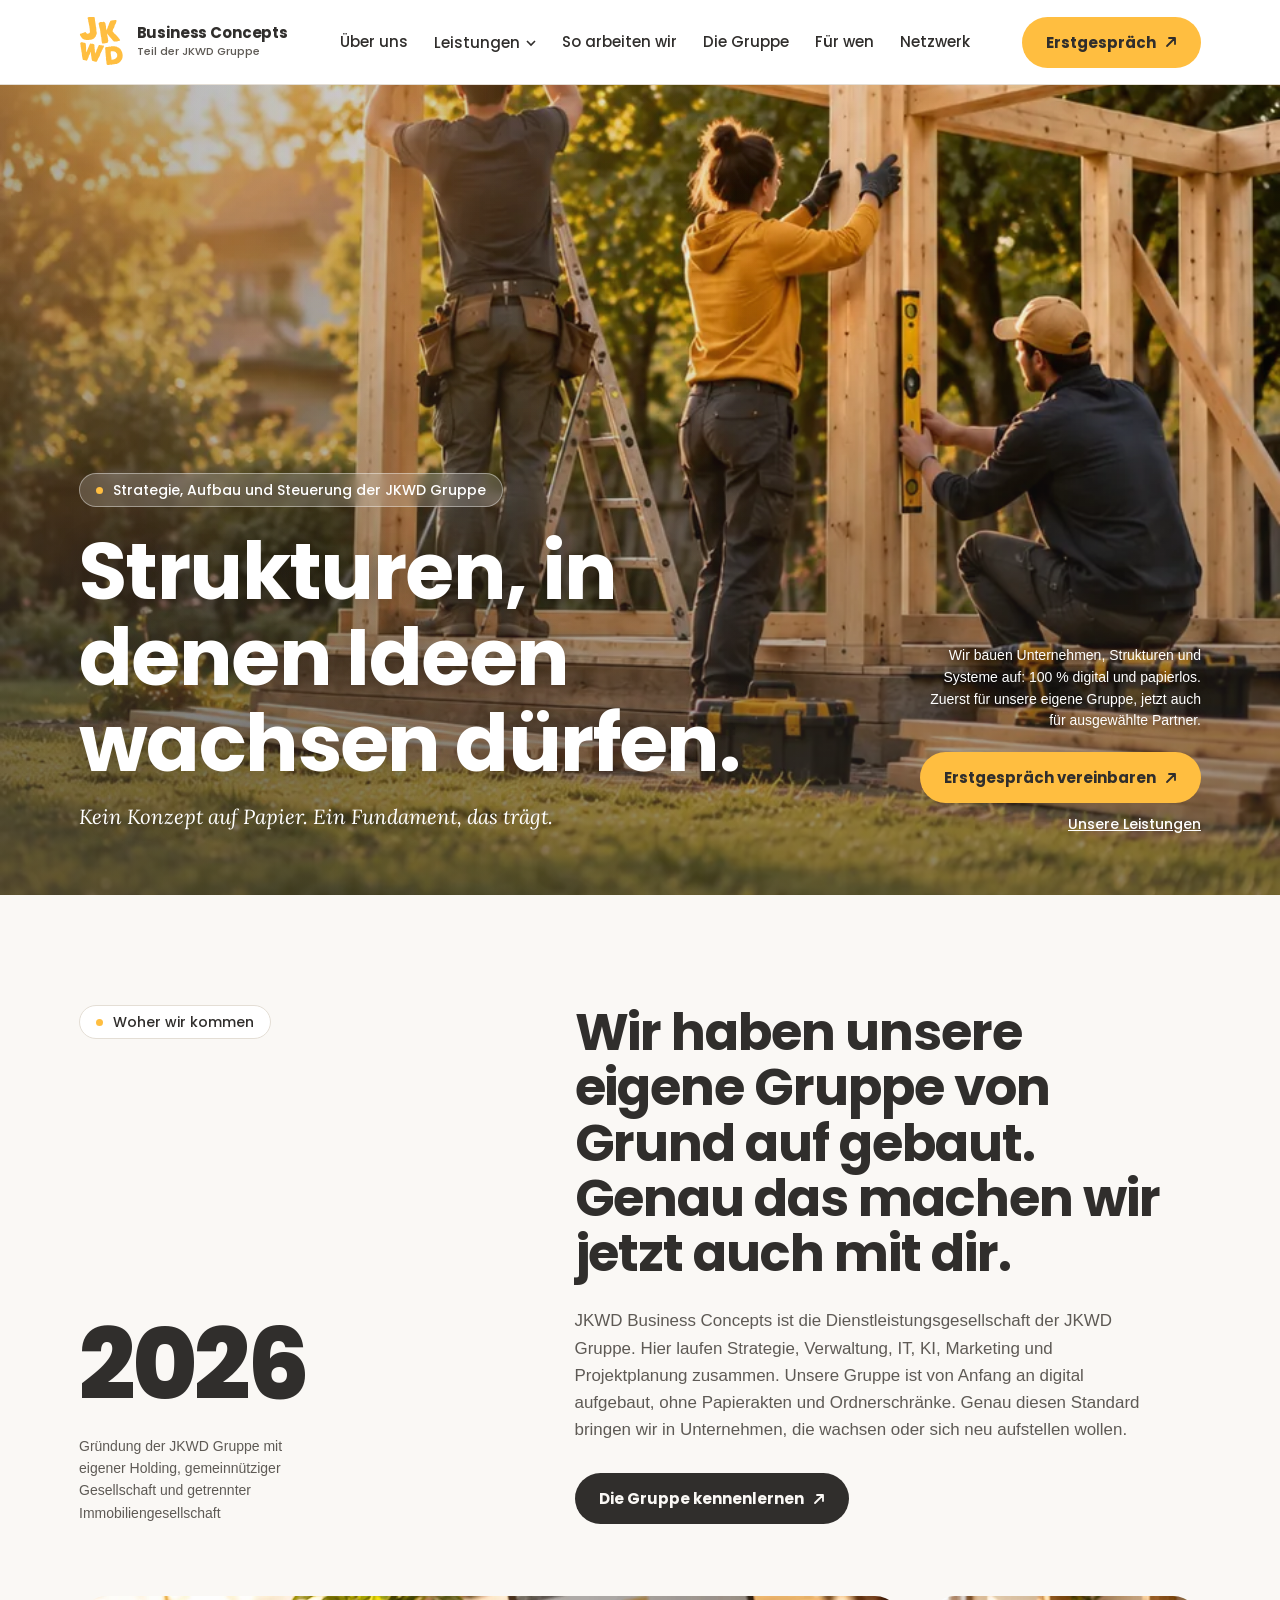
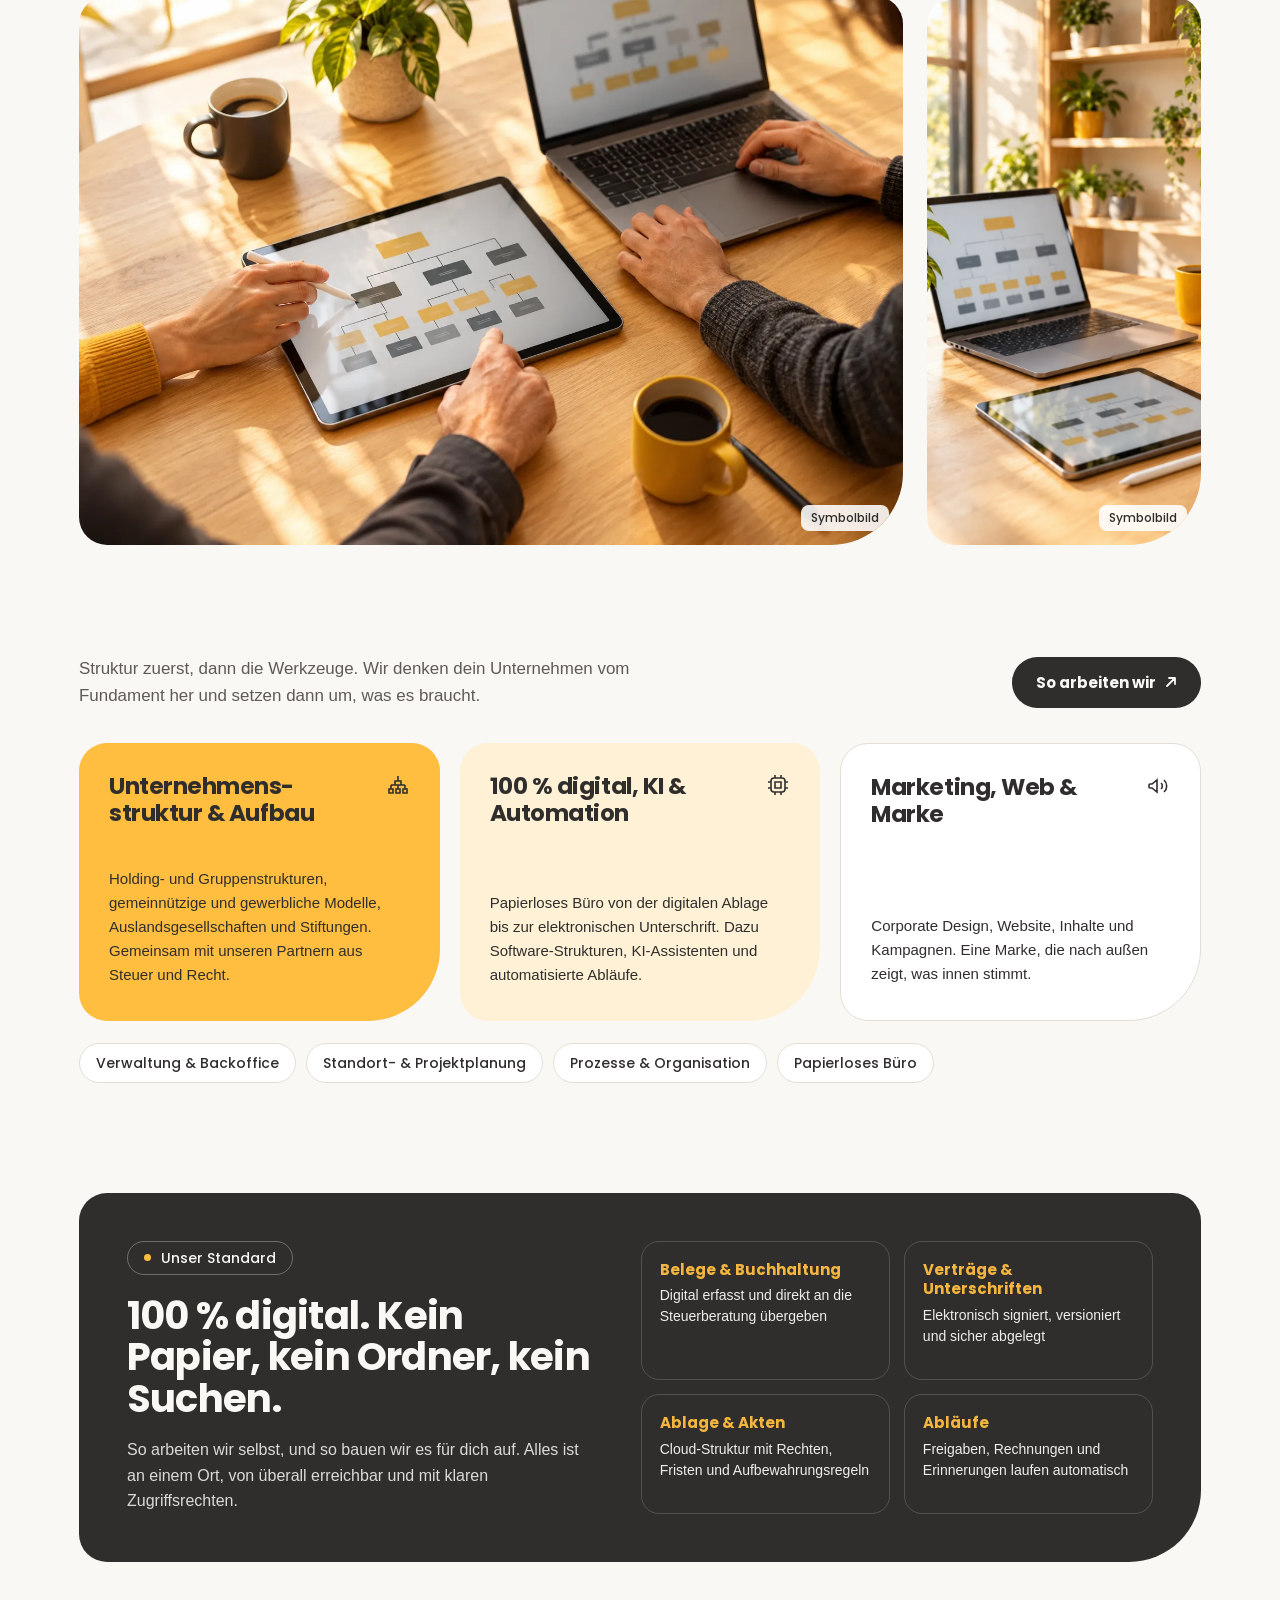
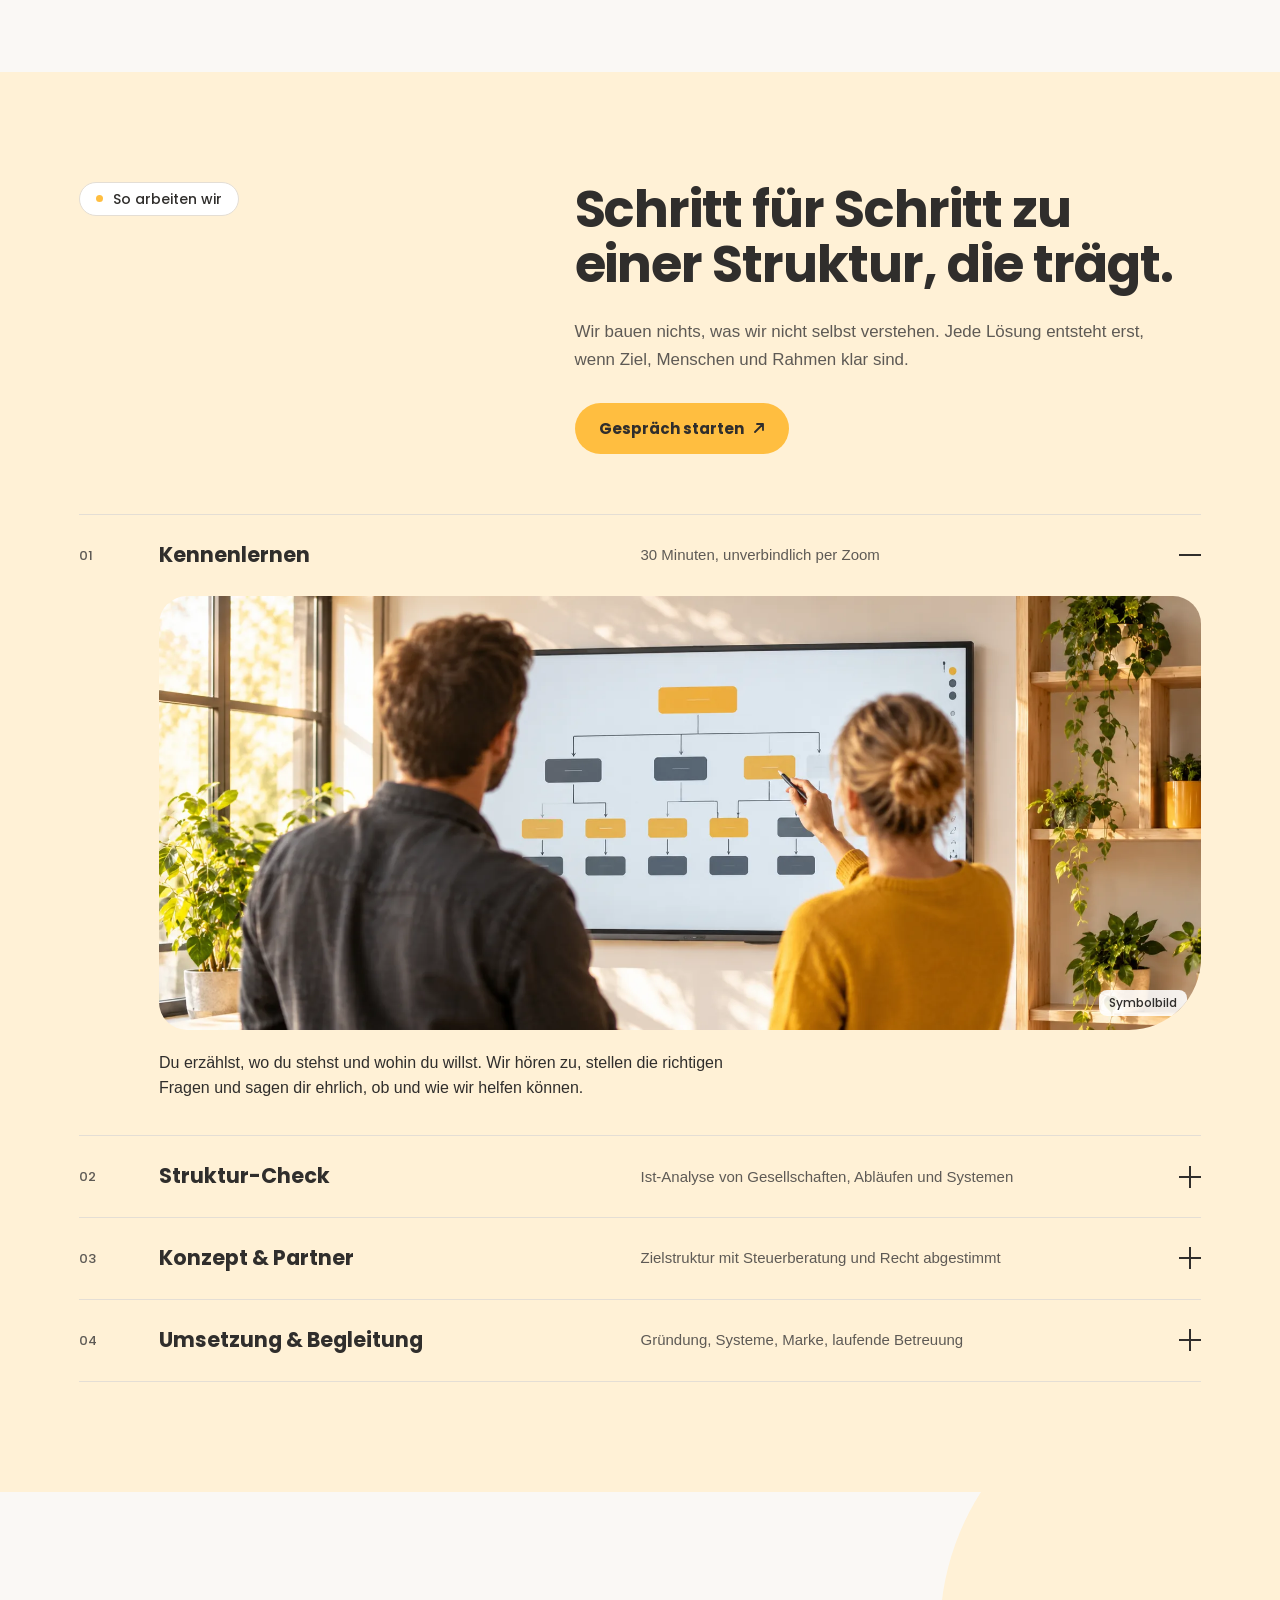
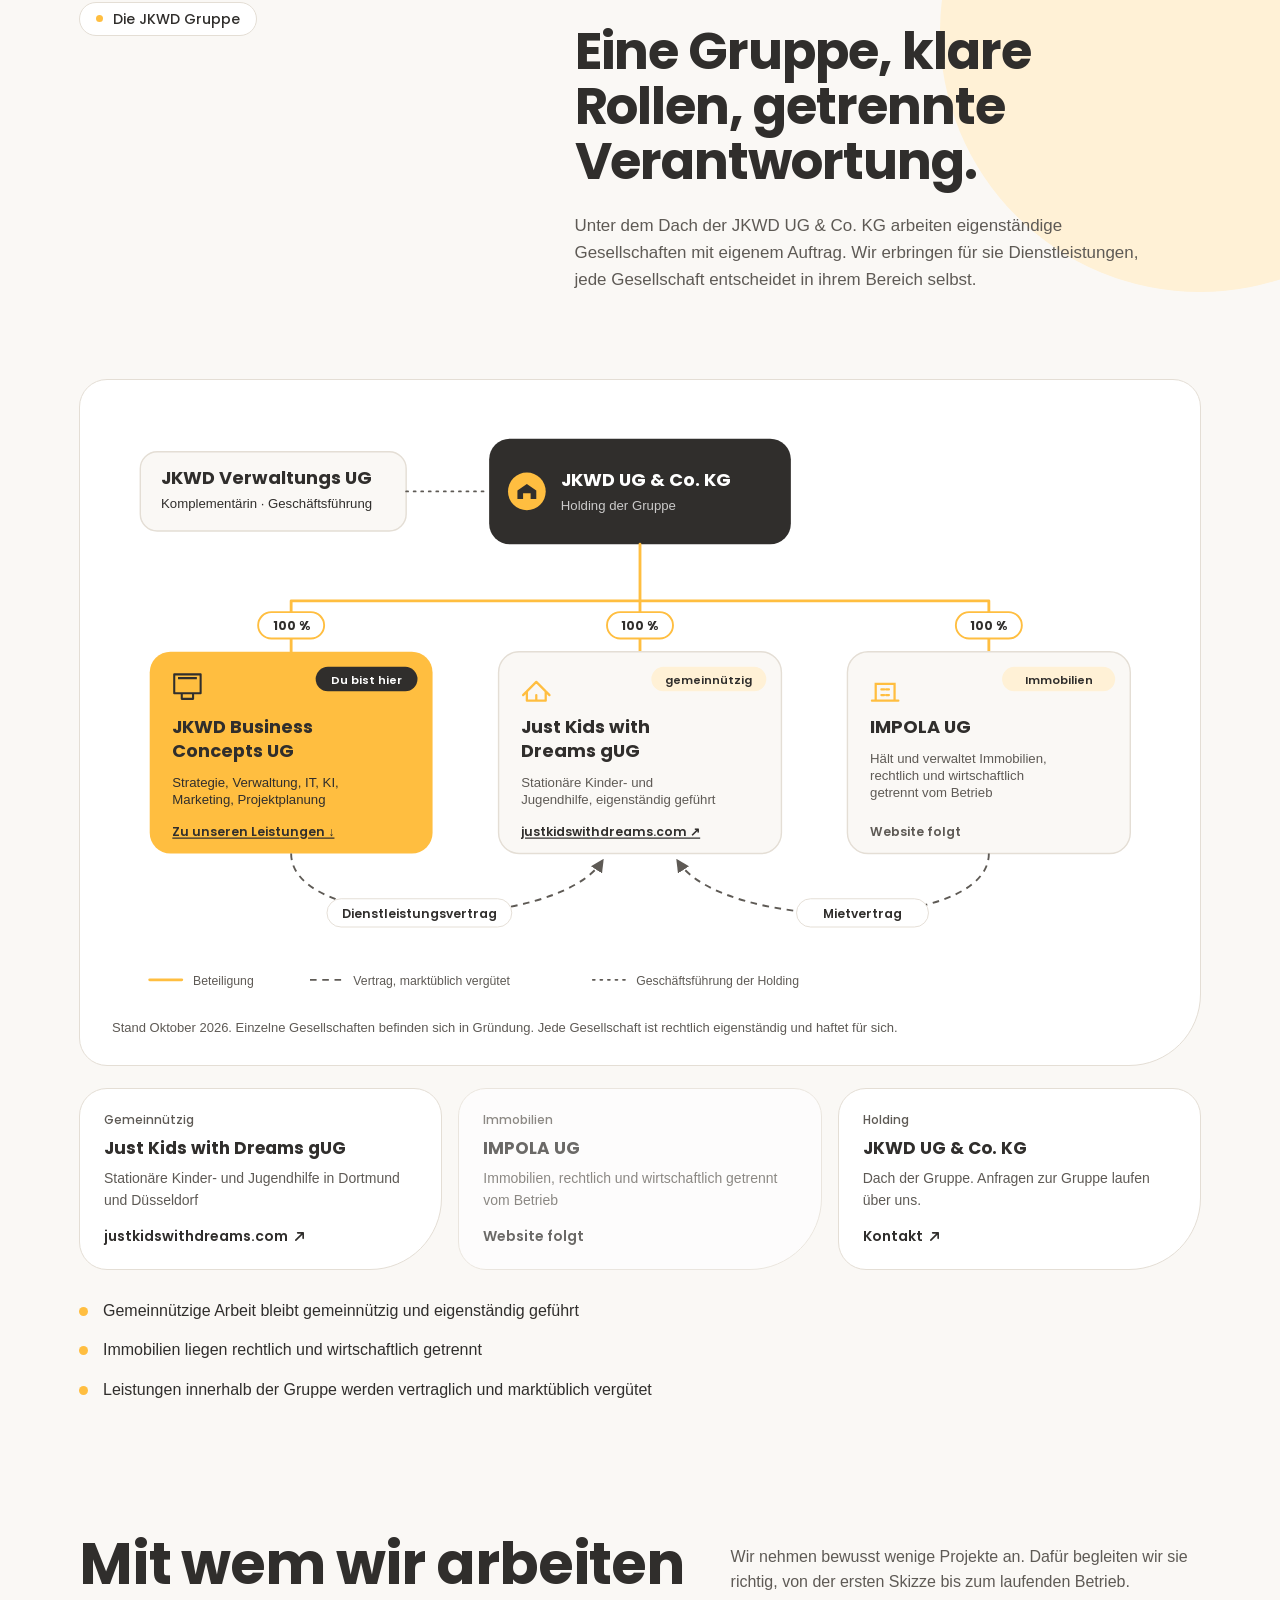
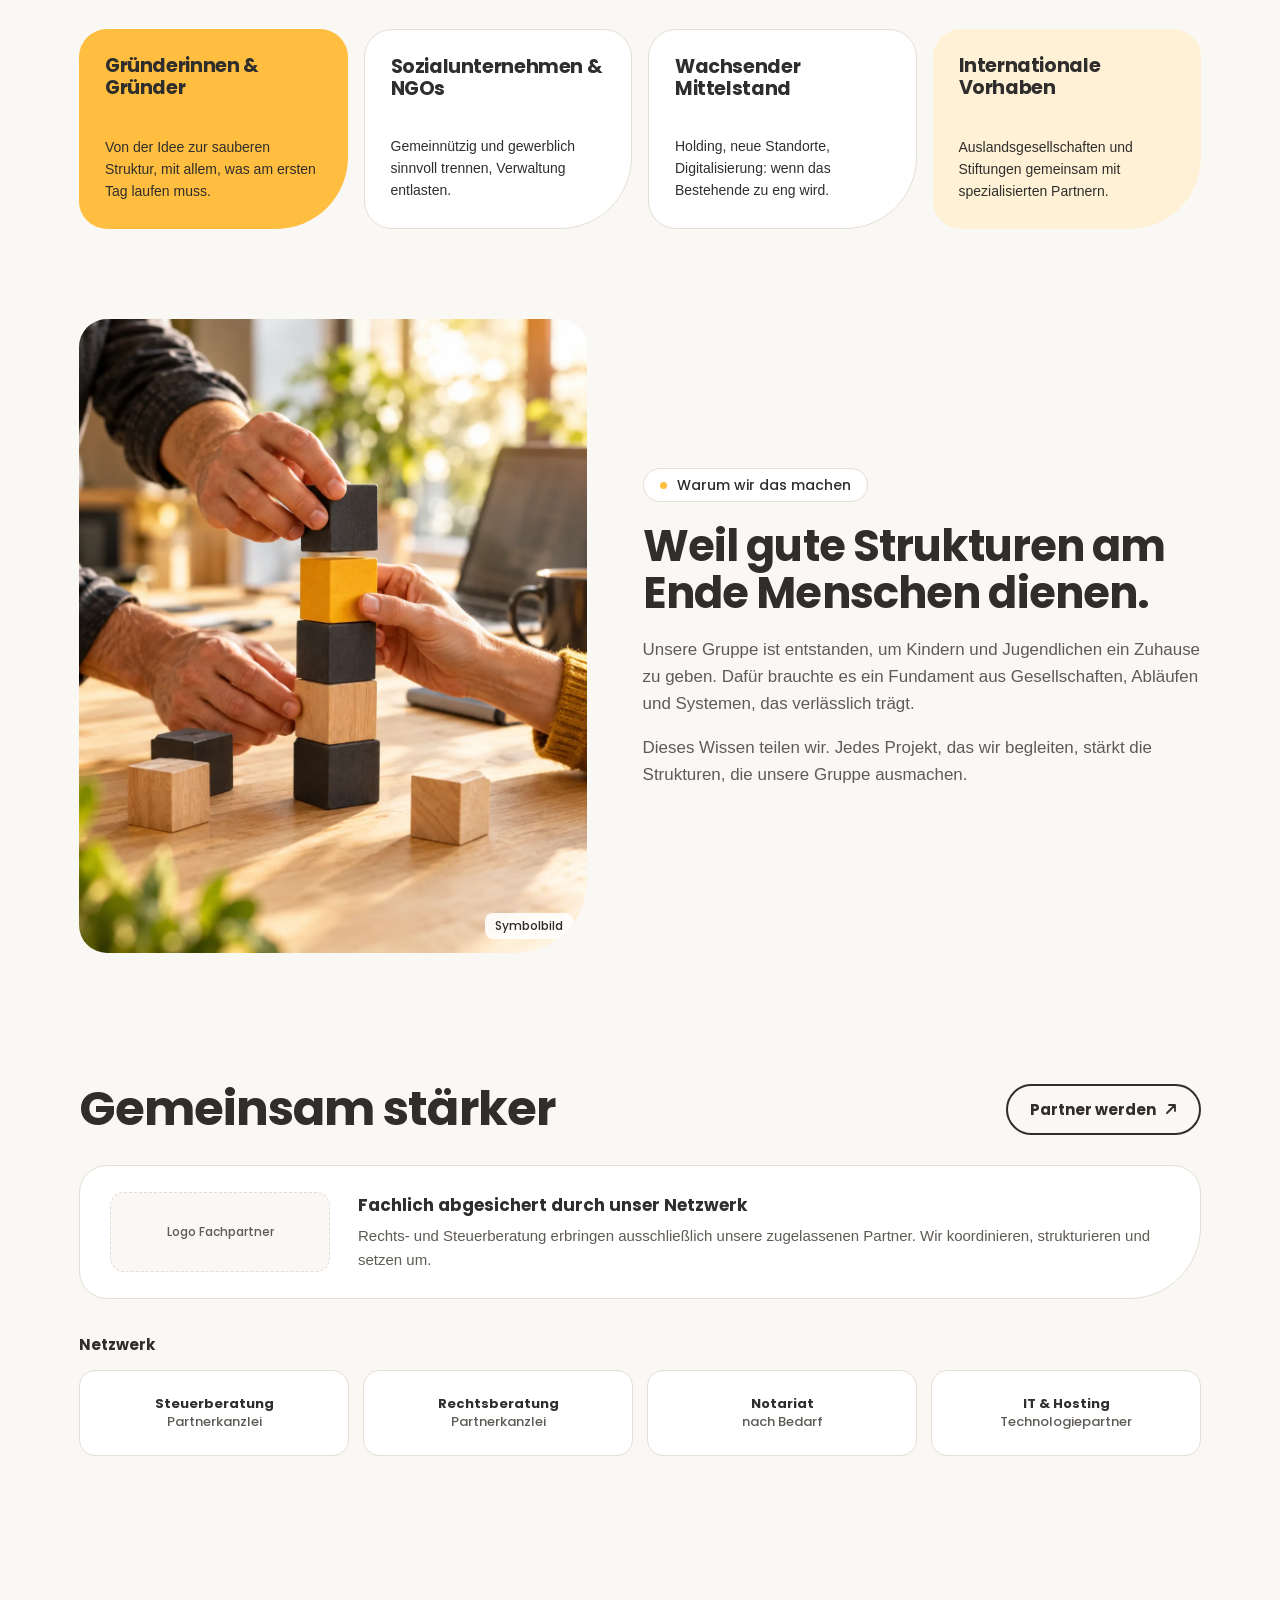
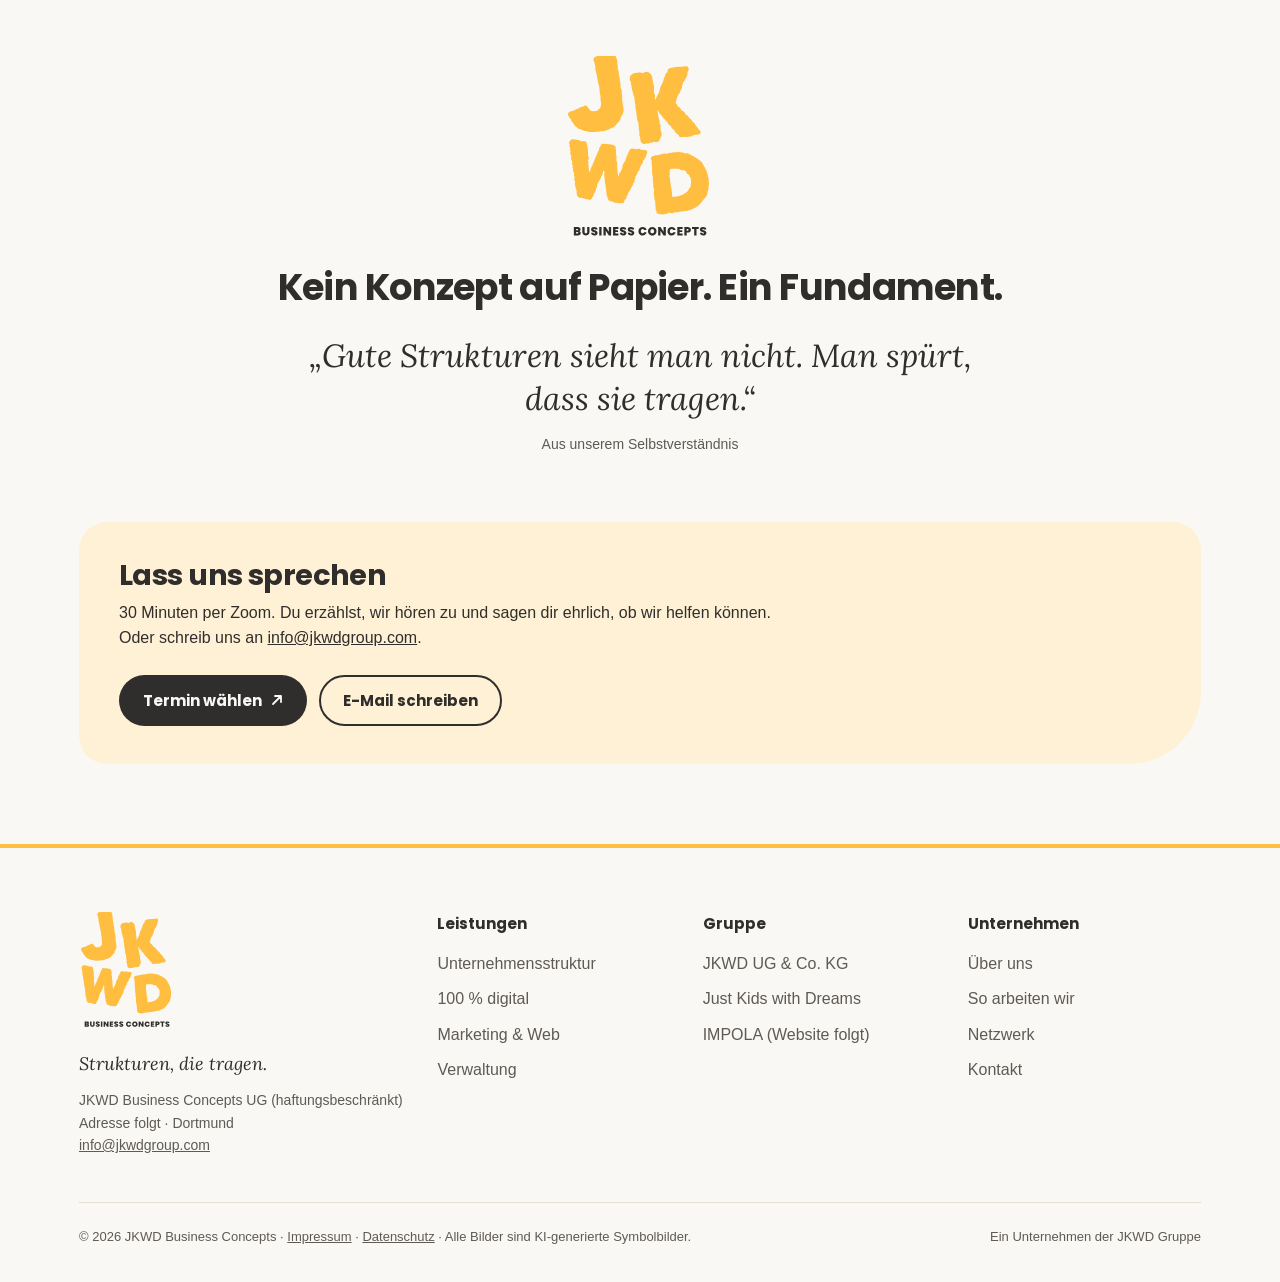
<file: jkwdgroup-website/index.html>
<!DOCTYPE html>
<html lang="de">
<head>
<meta charset="utf-8">
<meta name="viewport" content="width=device-width, initial-scale=1, viewport-fit=cover">
<title>JKWD Business Concepts – Strukturen, in denen Ideen wachsen</title>
<meta property="og:title" content="JKWD Business Concepts – Strukturen, in denen Ideen wachsen">
<meta property="og:description" content="Unternehmensstruktur, 100 % Digitalisierung, KI und Marketing aus einer Hand. Teil der JKWD Gruppe.">
<meta property="og:image" content="https://jkwdgroup.com/og-jkwdgroup.jpg">
<meta property="og:type" content="website">
<meta name="description" content="JKWD Business Concepts baut Unternehmensstrukturen, Systeme und Marken auf – für die JKWD Gruppe und für ausgewählte Partner.">
<link rel="canonical" href="https://jkwdgroup.com/">
<meta property="og:url" content="https://jkwdgroup.com/">
<link rel="icon" href="favicon.svg" type="image/svg+xml">
<link rel="apple-touch-icon" href="apple-touch-icon.png">
<meta name="theme-color" content="#302E2C">
<link rel="preload" href="assets/fonts/poppins-700.woff2" as="font" type="font/woff2" crossorigin>
<link rel="stylesheet" href="assets/css/style.css">
</head>
<body>
<svg width="0" height="0" style="position:absolute" aria-hidden="true">
  <defs><g id="jk"><path fill="#FFBE40" d="M576.1552734375,903.060546875c-2.99609375-1.498046875-6.7412109375-1.498046875-9.736328125-2.2470703125-3.7451171875,0-5.9921875-1.498046875-8.2392578125-3.7451171875-2.2470703125-.7490234375-5.2431640625-1.498046875-5.9921875-1.498046875-5.9921875,0-11.9833984375,0-17.2265625-2.2470703125-5.9921875-2.2470703125-11.2353515625-6.7412109375-17.2265625-8.98828125-5.2431640625-1.498046875-10.486328125-.7490234375-14.98046875-2.24609375-8.23828125-1.498046875-12.732421875-9.7373046875-17.9755859375-14.98046875-4.494140625-3.7451171875-9.7373046875-5.9921875-13.4814453125-9.736328125-3.7451171875-3.7451171875-5.9921875-8.98828125-8.2392578125-14.2314453125-3.7451171875-6.7412109375-11.2353515625-11.234375-14.98046875-17.9755859375-2.24609375-2.99609375-3.744140625-5.9921875-4.4931640625-8.98828125-.7490234375-3.7451171875-.7490234375-7.4892578125-2.99609375-9.736328125-2.99609375-2.2470703125-5.9921875-4.494140625-8.2392578125-7.490234375-4.494140625-7.490234375-8.9873046875-14.9794921875-10.4853515625-23.21875-2.2470703125-16.478515625,17.9755859375-23.9677734375,34.453125-26.9638671875,2.99609375,0,5.9921875,0,8.98828125-1.498046875,6.740234375-2.2470703125,11.9833984375-8.98828125,18.724609375-11.2353515625,4.494140625-2.2470703125,10.486328125-1.498046875,14.23046875-4.4931640625,5.9921875-4.494140625,12.7333984375-9.7373046875,19.474609375-11.984375,4.4931640625-.7490234375,9.736328125-.7490234375,13.4814453125.7490234375,2.99609375-2.99609375,5.2431640625-6.7412109375,8.98828125-8.2392578125,2.99609375-2.2470703125,6.740234375-2.2470703125,9.736328125-2.2470703125,2.99609375.7490234375,5.2431640625,1.498046875,6.7412109375,2.99609375,1.498046875,2.2470703125,4.494140625,5.9921875,5.2431640625,6.7412109375,2.2470703125,1.498046875,4.494140625,2.99609375,5.9912109375,5.2431640625,1.498046875,2.99609375,3.7451171875,5.9921875,5.2431640625,8.9873046875,2.2470703125,2.99609375,11.984375,11.984375,14.98046875,14.2314453125,1.498046875.7490234375,3.744140625,1.498046875,5.2421875,2.2470703125,4.494140625,1.498046875,9.7373046875,2.2470703125,14.2314453125,1.498046875,6.7412109375-.7490234375,21.720703125-1.498046875,25.4658203125-3.7451171875,1.498046875-.7490234375,6.740234375-5.2431640625,7.4892578125-5.9921875,3.7451171875-2.2470703125,8.2392578125-3.7451171875,11.2353515625-7.490234375,5.9921875-6.740234375,8.98828125-15.728515625,9.7373046875-24.716796875.7490234375-8.23828125.7490234375-17.2265625,0-25.46484375-.7490234375-7.490234375-2.99609375-14.2314453125-3.7451171875-20.97265625,0-8.23828125,1.498046875-16.4775390625,0-25.4658203125-1.498046875-8.9873046875-4.494140625-17.9755859375-5.9921875-26.962890625-1.498046875-11.984375.7490234375-24.716796875-2.99609375-36.701171875-2.99609375-11.9833984375-6.7412109375-23.21875-8.98828125-35.951171875-4.4931640625-20.9716796875-6.740234375-41.9443359375-11.234375-62.916015625-2.2470703125-8.23828125-5.9921875-15.728515625-7.490234375-24.716796875-.7490234375-5.9912109375,0-12.732421875,1.498046875-18.724609375-3.7451171875-11.234375-7.4892578125-25.4658203125-8.23828125-35.951171875-1.498046875-1.498046875-2.99609375-3.7451171875-4.494140625-5.9921875-5.2431640625-10.486328125-2.99609375-26.21484375,6.740234375-32.20703125,3.7451171875-2.99609375,8.98828125-4.494140625,13.482421875-3.7451171875,5.2431640625-5.2421875,14.23046875-8.23828125,21.720703125-7.4892578125,2.2470703125.7490234375,3.7451171875,0,5.9921875,0,6.740234375-2.2470703125,13.4814453125-2.99609375,20.22265625-2.99609375s12.732421875-2.2470703125,18.724609375-.7490234375c.7490234375,0,1.498046875-.7490234375,2.2470703125-.7490234375,8.2392578125-3.7451171875,17.2265625-3.7451171875,26.9638671875-2.99609375,4.494140625-1.498046875,9.736328125-2.2470703125,14.9794921875-2.99609375s10.486328125-.7490234375,14.98046875,2.2470703125c4.4931640625,2.2470703125,8.9873046875,6.7412109375,11.9833984375,11.2353515625,2.99609375,4.4931640625,2.99609375,8.9873046875,5.2431640625,13.4814453125,2.2470703125,5.2431640625,5.2431640625,9.7373046875,5.9921875,14.9794921875,1.498046875,7.490234375,1.498046875,14.2314453125,1.498046875,21.720703125,0,6.7412109375,2.2470703125,14.2314453125,2.9951171875,20.97265625.7490234375,8.9873046875,0,17.2265625,1.498046875,26.2138671875,1.498046875,7.490234375,5.9921875,14.2314453125,6.7412109375,21.7216796875.7490234375,5.2421875,0,10.4853515625-.7490234375,15.728515625,0,2.99609375,1.498046875,5.2431640625,2.2470703125,8.2392578125,5.2431640625,12.732421875,5.2431640625,26.962890625,6.7412109375,40.4453125,1.498046875,8.2392578125,3.7451171875,15.728515625,3.7451171875,23.9677734375.7490234375,2.99609375-.7490234375,17.2265625.7490234375,20.22265625,2.9951171875,8.2392578125,7.4892578125,15.728515625,8.23828125,23.9677734375,1.498046875,6.7412109375-.7490234375,14.23046875.7490234375,21.720703125.7490234375,6.7412109375,2.99609375,13.482421875,3.7451171875,20.22265625,0,3.7451171875-2.99609375,23.9677734375-1.498046875,28.4619140625,2.2470703125,9.7373046875,3.7451171875,20.9716796875,5.2431640625,31.4580078125,0,1.498046875,3.7451171875,11.9833984375,3.7451171875,13.4814453125.7490234375,5.9921875,2.2470703125,31.4580078125.7490234375,37.4501953125-2.2470703125,14.23046875-10.486328125,26.21484375-17.9765625,37.44921875-2.24609375,4.494140625-2.9951171875,9.7373046875-2.9951171875,14.98046875-.7490234375,4.494140625-2.2470703125,9.736328125-5.2431640625,13.4814453125-8.98828125,11.984375-20.22265625,22.4697265625-29.9599609375,33.705078125-3.7451171875,3.7451171875-6.7412109375,8.23828125-10.4853515625,11.9833984375-6.7412109375,5.2431640625-16.478515625,5.9921875-23.9677734375,10.486328125-5.2431640625,3.7451171875-10.486328125,7.4892578125-17.2275390625,9.736328125-8.23828125,2.99609375-17.2265625,4.494140625-26.21484375,7.490234375-6.740234375,2.99609375-14.23046875,4.494140625-21.720703125,4.494140625-2.2470703125.7490234375-10.4853515625-.7490234375-11.9833984375,0-5.2431640625,1.498046875-10.486328125,2.99609375-16.478515625,3.7451171875-5.9912109375.7490234375-12.732421875-2.2470703125-18.724609375,0-8.9873046875,2.2470703125-37.44921875,3.7451171875-46.4375,1.498046875Z"/><path fill="#FFBE40" d="M964.1328125,987.6962890625c-6.7412109375-3.7451171875-10.4853515625-11.234375-13.4814453125-18.724609375-2.99609375-6.7412109375-2.2470703125-13.482421875-2.2470703125-20.9716796875,0,0-.7490234375,0-.7490234375-.7490234375-2.2470703125-3.7451171875-2.99609375-8.98828125-2.99609375-13.482421875-2.2470703125-2.99609375-3.7451171875-5.9912109375-4.494140625-8.9873046875,0-4.494140625,2.2470703125-8.2392578125,1.498046875-12.7333984375-.7490234375-3.7451171875,0-7.4892578125.7490234375-11.234375,0-1.498046875-2.2470703125-4.494140625-2.2470703125-5.9921875,0-.7490234375,0-4.494140625-.7490234375-5.9921875-3.7451171875-5.2431640625-2.2470703125-12.732421875-2.2470703125-18.724609375,0-5.2431640625-.7490234375-10.486328125-.7490234375-14.9794921875,0-2.2470703125-.7490234375-3.7451171875-1.498046875-5.2431640625-.7490234375-3.7451171875-.7490234375-7.490234375,0-11.984375-3.7451171875-3.744140625-4.4931640625-8.9873046875-5.2421875-14.23046875-2.99609375-2.99609375-5.2431640625-7.490234375-5.2431640625-11.2353515625,0-3.744140625,1.498046875-8.23828125.7490234375-11.9833984375-1.498046875-2.99609375-2.2470703125-6.7412109375-2.2470703125-10.486328125,0-2.2470703125-1.498046875-3.744140625-1.498046875-5.2421875-1.498046875-3.7451171875,0-8.2392578125-.7490234375-11.984375v-3.7451171875c-1.498046875-3.7451171875-2.2470703125-8.2392578125-2.2470703125-12.732421875-.7490234375-4.494140625-.7490234375-8.2392578125-1.498046875-12.7333984375,0-1.498046875-3.7451171875-12.732421875-4.494140625-14.9794921875,0-3.7451171875,1.498046875-7.490234375.7490234375-11.2353515625v-10.4853515625c-5.2431640625-10.486328125-5.2431640625-23.21875-5.2431640625-35.9521484375-1.4970703125-2.2470703125-2.24609375-5.2431640625-2.24609375-7.490234375v-12.732421875c-7.490234375-9.7373046875-8.98828125-21.720703125-10.486328125-33.705078125,0-1.498046875-.7490234375-2.99609375-.7490234375-3.744140625,0-1.498046875-1.498046875-3.7451171875-2.2470703125-4.494140625-1.498046875-2.2470703125-4.494140625-14.98046875-5.2431640625-17.9765625-2.2470703125-9.736328125-3.7451171875-19.4736328125-3.7451171875-29.958984375-2.24609375-2.2470703125-3.744140625-5.9921875-3.744140625-9.7373046875,0-1.498046875.7490234375-7.490234375,2.2470703125-11.9833984375-2.99609375-2.99609375-6.7412109375-5.2431640625-8.2392578125-8.98828125-4.494140625-9.7373046875-1.498046875-30.708984375,5.2431640625-39.6962890625,2.2470703125-2.99609375,5.9912109375-5.9921875,10.4853515625-7.490234375,1.498046875-.7490234375,8.98828125-5.9921875,10.486328125-6.7412109375,8.23828125-2.99609375,17.9755859375-2.2470703125,26.21484375-3.7451171875,8.23828125-.7490234375,16.4775390625-2.2470703125,24.716796875-1.498046875,5.2421875.7490234375,9.736328125,2.99609375,14.23046875,5.2431640625,5.9921875-2.99609375,10.486328125-8.23828125,17.2265625-10.4853515625,7.490234375-2.99609375,17.2275390625-.7490234375,24.716796875,2.2470703125,5.2431640625,2.24609375,9.7373046875,5.9912109375,12.7333984375,10.4853515625,0,0,0,.7490234375.7490234375.7490234375,4.494140625,2.2470703125,8.23828125,8.2392578125,8.9873046875,13.482421875,0,.7490234375,2.2470703125,2.24609375,2.99609375,2.9951171875,1.498046875,2.2470703125,2.2470703125,5.2431640625,2.2470703125,8.2392578125.7490234375,5.2431640625,2.2470703125,11.2353515625,1.498046875,16.4775390625-.7490234375,2.2470703125,2.99609375,5.9921875,2.99609375,8.2392578125.7490234375.7490234375,0,7.490234375.7490234375,8.2392578125,0,.7490234375,1.498046875,2.2470703125,1.498046875,2.99609375,1.498046875,3.744140625.7490234375,8.23828125,0,12.732421875,0,.7490234375,0,1.498046875.7490234375,1.498046875,2.99609375,2.99609375,4.494140625,5.9921875,4.494140625,8.98828125,2.2470703125,5.2421875,2.99609375,11.234375,2.2470703125,16.4775390625-1.498046875,7.490234375-.7490234375,22.4697265625,0,38.947265625.7490234375,1.498046875.7490234375,3.7451171875,1.498046875,5.2431640625,0,.7490234375,2.2470703125,2.99609375,2.2470703125,3.7451171875,4.4931640625,5.2431640625,3.7451171875,20.9716796875,1.498046875,27.712890625,0,.7490234375,0,1.498046875-.7490234375,2.2470703125.7490234375,4.4931640625,1.498046875,7.4892578125,2.99609375,9.736328125,0,1.498046875.748046875,2.2470703125.748046875,3.7451171875.7490234375-.7490234375.7490234375-1.498046875,1.498046875-1.498046875,5.9921875-11.9833984375,9.7373046875-24.716796875,15.7294921875-36.7001953125,2.99609375-5.2431640625,6.740234375-9.7373046875,10.4853515625-14.98046875v-4.4931640625c.7490234375-1.498046875,2.2470703125-4.494140625,2.2470703125-5.2431640625-.7490234375-3.7451171875,0-8.2392578125,2.2470703125-11.2353515625,0-.7490234375.7490234375-1.498046875,1.498046875-2.2470703125.7490234375-5.9912109375,1.498046875-11.234375,3.7451171875-17.2265625,2.2470703125-6.7412109375,5.9921875-12.732421875,9.7373046875-19.4736328125l.748046875-.7490234375c0-4.494140625,2.2470703125-8.2392578125,5.2431640625-11.2353515625.7490234375-.7490234375,0-2.2470703125,0-2.99609375,0-3.744140625,2.99609375-7.4892578125,5.2431640625-10.4853515625,0-2.2470703125,1.498046875-4.494140625,2.2470703125-6.7412109375v-5.9921875c.7490234375-1.498046875,1.498046875-3.744140625,2.2470703125-5.9912109375.7490234375-2.99609375,1.498046875-5.2431640625,2.99609375-6.7412109375,1.498046875-2.2470703125,1.498046875-5.9921875,2.99609375-8.2392578125.7490234375-1.498046875,2.9951171875-5.2421875,3.744140625-6.740234375,0-3.7451171875,0-7.490234375,2.2470703125-10.486328125,2.2470703125-4.494140625,6.7412109375-8.2392578125,11.984375-10.486328125.7490234375-1.4970703125,1.498046875-2.9951171875,2.2470703125-4.4931640625-1.498046875-7.490234375,2.2470703125-20.2236328125,8.9873046875-23.9677734375,3.7451171875-1.498046875,22.4697265625-7.490234375,26.21484375-8.2392578125,4.494140625-.7490234375,8.2392578125,0,12.7333984375-.7490234375s22.4697265625-5.2431640625,26.9638671875-4.494140625c1.498046875,0,4.4931640625,1.498046875,5.2421875,1.498046875,4.494140625-.7490234375,9.7373046875-2.2470703125,14.2314453125-1.498046875,14.23046875,0,28.4619140625-4.494140625,42.6923828125-4.494140625,13.4814453125-.7490234375,18.724609375,14.98046875,16.4775390625,27.712890625-.7490234375,6.7412109375-5.2421875,12.7333984375-8.23828125,18.724609375-1.498046875,1.498046875.7490234375,10.486328125.7490234375,12.7333984375-.7490234375,11.234375-8.98828125,20.9716796875-14.2314453125,30.708984375-1.498046875,3.744140625-2.99609375,7.4892578125-5.2431640625,11.234375-2.9951171875,5.2431640625-6.740234375,9.7373046875-10.4853515625,14.2314453125-2.2470703125,2.24609375-2.2470703125,5.9912109375-2.99609375,8.9873046875-.7490234375,5.9921875-3.7451171875,11.2353515625-6.7412109375,17.2265625-.7490234375.7490234375-1.498046875,2.2470703125-1.498046875,3.7451171875,1.498046875,5.9921875.7490234375,12.7333984375-2.2470703125,17.9765625-2.24609375,3.744140625-9.736328125,15.728515625-9.736328125,19.4736328125.7490234375,4.494140625-1.498046875,8.9873046875-3.7451171875,11.9833984375-3.7451171875,5.2431640625-8.98828125,9.7373046875-11.9833984375,14.98046875-4.494140625,5.9912109375-11.984375,37.44921875-14.2314453125,44.1904296875,0,2.2470703125-2.2470703125,9.736328125-3.7451171875,11.234375-.7490234375.7490234375-2.2470703125,1.498046875-2.99609375,2.2470703125,5.2431640625,2.2470703125,9.7373046875,5.9921875,12.7333984375,10.486328125,1.498046875,2.99609375,2.2470703125,6.7412109375,2.99609375,9.736328125,0,1.498046875,1.498046875,2.2470703125,2.2470703125,2.99609375,5.9912109375,3.7451171875,12.732421875,7.490234375,17.9755859375,12.7333984375,2.99609375,2.99609375,4.494140625,6.740234375,5.2431640625,11.234375.7490234375,1.498046875,1.498046875,3.7451171875,2.99609375,4.494140625,9.736328125,6.7412109375,21.720703125,11.2353515625,26.962890625,20.9716796875,2.2470703125,2.99609375,2.99609375,7.490234375,4.494140625,10.486328125,1.498046875.7490234375,3.7451171875,2.2470703125,3.7451171875,2.99609375,2.2470703125,1.498046875,5.9921875,1.498046875,7.490234375,3.7451171875,5.9921875,5.2421875,11.9833984375,11.234375,14.9794921875,18.724609375.7490234375.7490234375.7490234375,1.498046875,1.498046875,1.498046875.7490234375.7490234375,1.498046875,2.2470703125,2.2470703125,2.99609375,1.498046875.7490234375,2.99609375,1.498046875,4.494140625,2.99609375.7490234375.7490234375,4.494140625,1.498046875,5.2431640625,2.2470703125,3.744140625,1.4970703125,5.9912109375,6.740234375,5.9912109375,11.234375.7490234375.7490234375,1.498046875,2.2470703125,2.2470703125,2.99609375l5.9921875,5.9921875c1.498046875.7490234375,2.99609375,1.498046875,3.7451171875,2.2470703125,0,0,0,.7490234375.7490234375,1.498046875.7490234375,1.4970703125,1.498046875,2.24609375,2.2470703125,2.9951171875,1.498046875.7490234375,2.99609375,1.498046875,3.7451171875,2.2470703125.7490234375,1.498046875,1.498046875,2.2470703125,2.24609375,4.494140625,1.498046875,1.498046875,2.2470703125,4.494140625,2.99609375,6.7412109375,2.2470703125,1.498046875,4.494140625,4.494140625,6.7412109375,6.7412109375,2.99609375,3.744140625,5.9921875,6.740234375,7.490234375,11.234375,3.7451171875,4.494140625,8.23828125,8.2392578125,9.736328125,13.482421875.7490234375.748046875.7490234375,2.9951171875,1.498046875,2.9951171875,3.7451171875,2.99609375,7.490234375,5.2431640625,10.486328125,8.98828125,6.7412109375,8.98828125,4.494140625,20.9716796875-5.2431640625,26.21484375-7.490234375,3.7451171875-16.4775390625,1.498046875-23.9677734375,3.7451171875-6.7412109375,2.99609375-14.9794921875,2.99609375-22.4697265625,3.7451171875-2.2470703125,3.744140625-5.9921875,6.740234375-10.486328125,7.4892578125-4.4931640625,1.498046875-9.736328125.7490234375-14.9794921875,0-4.494140625,0-8.98828125,2.99609375-14.23046875,3.7451171875-6.7412109375.7490234375-12.7333984375-.7490234375-19.474609375-1.498046875-3.744140625,0-7.4892578125,2.2470703125-11.9833984375,2.2470703125-3.7451171875.7490234375-8.2392578125-.7490234375-11.984375,0-.748046875,0-5.9912109375,1.498046875-6.740234375,1.498046875-4.494140625,0-8.98828125-2.99609375-11.2353515625-6.7412109375-.7490234375-2.2470703125-.7490234375-3.7451171875-.7490234375-5.9912109375-2.99609375-1.498046875-5.9921875-3.7451171875-8.23828125-6.7412109375-5.2431640625-7.490234375-14.98046875-11.2353515625-20.2236328125-18.724609375-2.24609375-2.99609375-4.4931640625-6.7412109375-5.2421875-10.486328125-.7490234375-1.498046875-.7490234375-3.7451171875-1.498046875-4.494140625-6.7412109375-5.2431640625-14.2314453125-8.9873046875-18.7255859375-15.728515625-2.9951171875-3.7451171875-4.4931640625-8.98828125-5.2421875-13.4814453125-5.2431640625-2.99609375-11.2353515625-5.2431640625-15.7294921875-8.98828125-3.744140625-3.7451171875-5.9912109375-9.7373046875-5.9912109375-14.98046875-5.2431640625-2.9951171875-11.984375-6.740234375-14.2314453125-12.732421875,0-.7490234375-.7490234375-3.7451171875-1.498046875-4.494140625-3.7451171875-5.2431640625-11.234375-6.740234375-14.9794921875-11.9833984375s-5.2431640625-12.7333984375-10.486328125-17.2275390625c-7.4892578125-8.23828125-16.4775390625-15.728515625-23.21875-24.716796875-.7490234375-2.2470703125-5.2421875-11.234375-6.740234375-12.732421875-2.2470703125-2.99609375-4.494140625-5.2431640625-6.7412109375-8.2392578125,1.498046875,6.7412109375,2.2470703125,12.7333984375,3.7451171875,18.724609375,1.498046875,10.486328125,5.2421875,20.2236328125,5.2421875,30.708984375.7490234375,2.2470703125.7490234375,4.494140625.7490234375,5.9921875,1.498046875,3.7451171875,2.2470703125,7.490234375,2.2470703125,11.2353515625,2.99609375,3.744140625,5.2431640625,8.23828125,5.9921875,12.732421875s-.7490234375,8.2392578125-1.498046875,11.984375c2.2470703125,4.4931640625,2.2470703125,9.736328125,2.99609375,14.9794921875.7490234375,0,2.2470703125,1.498046875,2.2470703125,2.2470703125.7490234375.7490234375,2.99609375,5.2431640625,2.99609375,6.7412109375.7490234375,5.2421875-1.498046875,11.234375-2.99609375,16.4775390625,3.7451171875,5.2431640625,3.7451171875,12.732421875,4.494140625,19.4736328125,0,.7490234375,1.498046875,2.99609375,1.498046875,3.7451171875,2.2470703125,4.494140625,2.99609375,10.4853515625,4.494140625,14.9794921875,2.9951171875,7.490234375-.7490234375,19.4736328125-6.7412109375,27.712890625-2.2470703125,8.98828125-8.2392578125,23.21875-12.7333984375,27.712890625-3.7451171875,4.494140625-9.736328125,7.490234375-15.728515625,8.2392578125-6.7412109375,1.498046875-13.4814453125,0-20.22265625-2.2470703125-.7490234375-.7490234375-1.498046875-1.498046875-2.2470703125-.7490234375-3.7451171875,2.99609375-8.2392578125,5.9912109375-13.482421875,7.4892578125-4.494140625,1.498046875-8.9873046875,1.498046875-14.23046875,1.498046875-.7490234375,0-2.2470703125.7490234375-3.7451171875.7490234375-.7490234375.7490234375-5.2431640625,4.494140625-5.9921875,4.494140625-2.2470703125.7490234375-5.2431640625.7490234375-7.4892578125,0-1.498046875,0-8.2392578125-1.498046875-11.2353515625-1.498046875-2.99609375.7490234375-5.2431640625,1.498046875-7.490234375,2.2470703125-5.9912109375,2.2470703125-13.4814453125,2.99609375-17.9755859375-.7490234375Z"/><path fill="#FFBE40" d="M806.1728515625,1422.3564453125c-3.599609375,0-7.7998046875-1.2001953125-11.400390625-1.2001953125-4.7998046875,0-10.2001953125.6005859375-14.3994140625-1.19921875-1.2001953125,0-1.80078125-1.2001953125-3-1.2001953125-2.400390625.599609375-5.400390625,1.2001953125-7.80078125.599609375-6,0-11.3994140625-5.400390625-17.400390625-7.2001953125-7.19921875-1.7998046875-14.3994140625-4.2001953125-22.2001953125-5.3994140625-3.599609375-.6005859375-8.3994140625-1.80078125-10.19921875-5.400390625-1.2001953125-1.2001953125-1.80078125-3-2.400390625-4.7998046875-4.7998046875-1.7998046875-8.400390625-7.2001953125-7.2001953125-14.400390625,0-1.7998046875-1.2001953125-8.400390625-1.2001953125-9.6005859375,0-1.19921875-3.599609375-3.599609375-4.7998046875-4.7998046875-1.7998046875-3.599609375-1.7998046875-17.400390625-1.7998046875-21.599609375-.6005859375-3-1.7998046875-5.400390625-1.7998046875-8.400390625-.6005859375-3-.6005859375-6.6005859375-.6005859375-9.6005859375,0-1.7998046875-1.2001953125-3.599609375-1.7998046875-4.7998046875-.6005859375-2.3994140625,0-10.2001953125,0-12.599609375-4.7998046875-4.80078125-2.400390625-14.400390625-2.400390625-21.6005859375v-.599609375c-1.2001953125-3-3-5.400390625-3.599609375-8.400390625-.6005859375-2.400390625-2.400390625-15-2.400390625-18,0-1.2001953125.6005859375-3.6005859375.6005859375-6-.6005859375-1.80078125-1.2001953125-4.2001953125-1.2001953125-6v-3c-.6005859375-1.2001953125-.6005859375-2.400390625-1.2001953125-4.2001953125-.599609375-2.400390625,0-5.400390625,0-8.400390625,0-1.2001953125-1.7998046875-3.599609375-1.7998046875-4.7998046875-1.7998046875-4.2001953125-1.2001953125-13.80078125.599609375-20.400390625-.599609375-1.7998046875-.599609375-3.599609375-.599609375-5.400390625-.6005859375-1.7998046875,1.2001953125-9,.599609375-10.2001953125-1.2001953125-3.599609375-1.7998046875-6.599609375-2.3994140625-10.2001953125-3,3.0009765625-6.0009765625,6.0009765625-9.0009765625,9.6005859375.6005859375,1.7998046875.6005859375,4.2001953125.6005859375,6v1.7998046875c0,4.2001953125-1.7998046875,8.400390625-4.2001953125,12,0,1.2001953125,0,2.400390625-.599609375,3-1.80078125,3.6005859375-5.400390625,6.6005859375-6.6005859375,10.2001953125-.599609375,2.400390625-1.7998046875,4.2001953125-3,6.6005859375-.599609375,0,0,1.7998046875,0,2.3994140625,0,5.400390625-4.2001953125,9.0009765625-7.2001953125,13.80078125-1.7998046875,4.2001953125-3.599609375,8.3994140625-6,12-1.2001953125,1.7998046875-1.7998046875,3-3,4.2001953125-.599609375,1.2001953125-1.2001953125,1.7998046875-1.7998046875,3,0,4.7998046875-4.2001953125,8.3994140625-7.2001953125,11.400390625-.599609375.599609375-1.7998046875,1.7998046875-2.400390625,3.599609375.6005859375,4.7998046875,1.2001953125,9,0,13.2001953125,0,1.2001953125-.599609375,2.3994140625-.599609375,4.2001953125-.599609375,2.3994140625-.599609375,4.7998046875-1.7998046875,7.2001953125-1.2001953125,2.3994140625-6.6005859375,10.2001953125-6.6005859375,12.599609375.6005859375,3.6005859375,0,6.6005859375-1.19921875,9.6005859375-.6005859375,1.19921875-4.2001953125,4.7998046875-4.2001953125,6-1.2001953125,4.2001953125-1.80078125,7.7998046875-4.2001953125,11.3994140625-.6005859375,1.2001953125-6,8.400390625-6.6005859375,9.6005859375,0,1.2001953125-.599609375,5.400390625-.599609375,6.599609375-1.2001953125,6-5.400390625,12-9.6005859375,16.2001953125-2.3994140625,4.2001953125-3.599609375,10.2001953125-7.19921875,13.2001953125-1.80078125,1.2001953125-3.6005859375,1.80078125-5.400390625,2.400390625-1.7998046875,1.2001953125-4.2001953125,2.400390625-7.2001953125,2.400390625-4.7998046875,0-9.599609375-1.80078125-12-5.400390625-3,1.2001953125-6,1.7998046875-9,1.2001953125-4.7998046875,0-9-2.400390625-13.2001953125-4.2001953125s-8.400390625-1.7998046875-13.2001953125-3c-3.599609375-.6005859375-7.2001953125-2.400390625-10.7998046875-3.6005859375-2.400390625-.599609375-4.80078125,0-7.2001953125,0-3,.6005859375-5.400390625,0-8.400390625-1.19921875-6-1.80078125-16.2001953125-11.400390625-17.400390625-18.0009765625-.599609375-2.3994140625.6005859375-5.3994140625-1.2001953125-7.7998046875-3.599609375-6.599609375-1.7998046875-15-1.19921875-22.7998046875,0-6.6005859375-5.400390625-12.6005859375-7.2001953125-19.2001953125-1.2001953125-6-1.2001953125-12-1.7998046875-18.0009765625,0-.599609375-.6005859375-1.19921875-1.2001953125-1.7998046875-2.400390625-3-4.2001953125-7.2001953125-3.6005859375-10.7998046875,0-4.7998046875,1.2001953125-10.2001953125,2.400390625-15,.599609375-4.2001953125-3.599609375-7.80078125-4.2001953125-12-1.2001953125-3-1.7998046875-6-1.2001953125-9,0-3.6005859375,1.80078125-16.80078125.6005859375-19.80078125-1.80078125-4.2001953125-3.6005859375-7.7998046875-4.2001953125-12-.6005859375-6,.599609375-12.599609375,0-19.2001953125,0-.599609375-2.400390625-1.2001953125-2.400390625-1.7998046875-3-2.400390625-4.7998046875-6-4.7998046875-9,0-4.80078125,1.7998046875-9.6005859375,3-13.80078125-2.400390625-1.7998046875-4.7998046875-4.7998046875-5.400390625-7.7998046875-.599609375-4.7998046875,1.2001953125-9.599609375,1.80078125-14.400390625-3-3.599609375-5.400390625-8.3994140625-6-12.599609375-.6005859375-6,2.3994140625-12,1.7998046875-18,0-1.80078125-4.80078125-9-5.400390625-10.80078125-4.2001953125-9-3-19.7998046875-2.400390625-30,0-1.2001953125.6005859375-4.2001953125,0-4.7998046875-3-3-6-6.6005859375-6.599609375-10.80078125-.599609375-3.599609375,0-7.19921875.599609375-10.7998046875,0-1.2001953125,1.80078125-6.599609375,1.2001953125-7.7998046875-1.2001953125-3.6005859375-2.3994140625-6.6005859375-3-10.2001953125-.599609375-5.400390625,0-10.7998046875,0-16.7998046875-2.3994140625-2.400390625-4.7998046875-6-4.7998046875-9.6005859375-.599609375-4.2001953125.599609375-8.400390625,1.7998046875-12-2.3994140625-3.6005859375-4.7998046875-7.7998046875-4.7998046875-12,0-6,3.599609375-15.6005859375,9.599609375-18,2.400390625-.6005859375,3.6005859375-4.2001953125,6-5.400390625,3-2.400390625,6.6005859375-3.599609375,10.80078125-3.599609375s8.3994140625,1.19921875,12.599609375,2.3994140625c4.2001953125.6005859375,9-1.2001953125,13.2001953125-.599609375,3,.599609375,6,2.3994140625,7.80078125,4.7998046875,4.7998046875-.599609375,9.599609375-1.7998046875,13.7998046875-.599609375,1.7998046875.599609375,3.599609375,3,5.400390625,4.19921875,4.19921875,1.80078125,9,3,13.19921875,4.2001953125,7.80078125,2.400390625,16.2001953125-.599609375,24.0009765625.6005859375,4.2001953125,0,8.3994140625,3,10.2001953125,6.599609375,1.7998046875,3.6005859375,1.19921875,7.2001953125,2.3994140625,10.7998046875,1.7998046875,8.400390625,5.400390625,16.80078125,6.6005859375,25.201171875,1.2001953125,5.3994140625.599609375,10.7998046875,1.2001953125,16.19921875.599609375,3.0009765625,1.7998046875,18.6005859375,1.7998046875,21.6005859375.599609375,7.7998046875-1.7998046875,15-.6005859375,22.2001953125,1.2001953125,7.2001953125,8.400390625,13.80078125,7.80078125,21,0,5.400390625-4.80078125,9.6005859375-8.400390625,13.2001953125,1.7998046875,6,4.7998046875,12.6005859375,4.7998046875,18.6005859375-.599609375,1.7998046875-3,11.400390625-3,13.7998046875,0,.6005859375,1.7998046875,2.400390625,2.400390625,3,3,5.400390625,3,10.2001953125,0,16.2001953125,1.2001953125,4.80078125,2.3994140625,10.2001953125,3,15.6005859375,0,6.599609375,1.2001953125,13.7998046875,2.3994140625,20.400390625,1.2001953125-1.80078125,2.400390625-3,3.6005859375-4.80078125,0,0,.599609375-.599609375.599609375-1.19921875,1.2001953125-2.400390625,2.400390625-4.80078125,4.2001953125-6.6005859375v-.599609375c2.400390625-6.6005859375,2.400390625-13.2001953125,4.7998046875-19.2001953125,3-6.6005859375,8.400390625-13.2001953125,11.400390625-20.400390625,0-3,1.2001953125-6.6005859375,2.400390625-9.6005859375.599609375-.599609375,1.2001953125-1.7998046875,1.7998046875-2.3994140625.599609375-6,4.7998046875-12,7.7998046875-17.400390625.6005859375-.599609375,1.2001953125-1.7998046875,1.2001953125-3-.599609375-6,2.400390625-12,6-17.400390625,1.7998046875-3,3-6.599609375,4.2001953125-10.2001953125,1.7998046875-4.7998046875,4.7998046875-9,7.2001953125-13.7998046875,1.7998046875-3,2.3994140625-6.6005859375,3.599609375-10.2001953125,4.2001953125-9.599609375,8.400390625-19.2001953125,12.6005859375-28.80078125-.6005859375-3.599609375,0-8.3994140625,2.3994140625-10.7998046875,1.2001953125-1.2001953125,5.400390625-6.599609375,6-7.7998046875,2.400390625-5.400390625,4.80078125-10.7998046875,6.6005859375-15.6005859375,3.599609375-9,15.599609375-8.3994140625,24.6005859375-5.3994140625.599609375,0,1.19921875-.6005859375,1.7998046875-.6005859375,4.7998046875-.599609375,9-.599609375,13.7998046875-.599609375,5.400390625,0,10.2001953125,2.3994140625,15.6005859375,3,3.599609375,1.2001953125,7.7998046875,0,12,.599609375,2.3994140625.6005859375,4.7998046875,1.80078125,7.2001953125,3.6005859375,3,0,6.599609375,0,9.599609375.599609375,2.400390625.6005859375,5.400390625,2.400390625,7.7998046875,5.400390625,7.80078125,0,14.400390625,6,13.80078125,13.7998046875,0,1.7998046875-1.7998046875,6-.6005859375,7.2001953125,1.80078125,3.599609375,2.400390625,7.7998046875,1.80078125,12,1.19921875,1.7998046875,1.7998046875,3.6005859375,2.3994140625,5.400390625v2.3994140625c.6005859375,7.80078125-2.3994140625,16.80078125-3.599609375,24.6005859375,3,3,6,7.2001953125,6.599609375,11.400390625.6005859375,6.599609375-1.7998046875,13.2001953125-1.2001953125,19.7998046875,1.2001953125,4.7998046875,0,10.2001953125-.599609375,15,0,1.80078125.599609375,3,1.2001953125,4.2001953125,3,4.2001953125,6.599609375,9.6005859375,6,14.400390625,0,4.2001953125-1.7998046875,8.400390625-1.7998046875,13.2001953125.599609375,6,1.2001953125,12,1.7998046875,18,.599609375,4.2001953125,1.2001953125,7.7998046875,1.2001953125,11.400390625,0,2.3994140625-1.2001953125,10.2001953125-.6005859375,12,3.6005859375,10.7998046875,3,22.7998046875,6,33.6005859375.6005859375,1.7998046875.6005859375,6,.6005859375,10.7998046875.599609375-.599609375.599609375-1.2001953125.599609375-1.2001953125.6005859375-1.7998046875,4.2001953125-7.2001953125,4.2001953125-8.400390625,0-3-.599609375-6,0-9,.599609375-4.7998046875,3.6005859375-9,6-12.599609375,4.2001953125-5.400390625,8.400390625-10.2001953125,10.7998046875-16.80078125,2.400390625-6,4.80078125-12,7.2001953125-18,.6005859375-2.3994140625,1.80078125-4.2001953125,1.2001953125-6.599609375-1.2001953125-3.6005859375-.599609375-7.7998046875.6005859375-10.7998046875,1.7998046875-3.0009765625,4.19921875-4.80078125,4.7998046875-7.80078125,2.3994140625-7.2001953125,4.2001953125-15,9.599609375-19.7998046875,1.2001953125-1.2001953125,5.400390625-4.2001953125,5.400390625-6,.599609375-3,.599609375-6,1.2001953125-9,1.2001953125-4.80078125,3.599609375-9,6-13.2001953125,2.3994140625-4.2001953125,1.2001953125-9.6005859375,3-13.80078125,2.3994140625-3.599609375,6-6.599609375,7.7998046875-10.7998046875,2.400390625-4.7998046875,3-10.2001953125,4.7998046875-15,1.2001953125-1.7998046875,6-7.7998046875,6.6005859375-9.6005859375.599609375-4.19921875,1.2001953125-9,3.599609375-12,2.400390625-3,12.6005859375-7.2001953125,16.2001953125-7.7998046875,8.400390625-1.7998046875,18,1.7998046875,25.80078125,5.400390625,3.599609375-2.400390625,9-2.400390625,13.7998046875-2.400390625,5.400390625.599609375,12-1.7998046875,17.400390625.599609375,4.7998046875,2.400390625,10.2001953125,6.0009765625,15.599609375,6.6005859375,4.80078125,0,25.80078125.599609375,30.0009765625,1.7998046875,15,4.7998046875,7.2001953125,24,0,38.400390625-.6005859375,1.7998046875-1.2001953125,3.6005859375-1.2001953125,6,.599609375,2.400390625-1.2001953125,6.6005859375-3,8.400390625-1.2001953125,1.2001953125-3,1.7998046875-4.2001953125,3-2.400390625,4.7998046875-3.599609375,10.2001953125-6.599609375,14.400390625-.6005859375,1.19921875-7.80078125,6.599609375-8.400390625,8.3994140625,0,1.2001953125.599609375,6,.599609375,7.80078125.6005859375,5.3994140625-4.2001953125,10.2001953125-7.2001953125,14.3994140625-3,3.6005859375-5.3994140625,7.80078125-9.599609375,10.2001953125,0,3,0,6.6005859375-.599609375,9.6005859375-1.2001953125,4.2001953125-4.2001953125,7.2001953125-7.2001953125,9.599609375,0,4.2001953125.599609375,8.400390625,0,12.6005859375-1.2001953125,4.7998046875-6,8.400390625-9.6005859375,11.400390625-1.7998046875,1.19921875-6,5.3994140625-6,8.3994140625,0,2.400390625,1.2001953125,5.400390625,0,8.400390625-.599609375,2.400390625-3,5.400390625-5.400390625,7.2001953125-.599609375.599609375-2.3994140625,5.3994140625-2.3994140625,6-2.400390625,4.2001953125-6,7.7998046875-8.400390625,11.400390625-.599609375,1.19921875.6005859375,3.599609375,1.2001953125,4.7998046875.599609375,6-3,12-6.6005859375,17.400390625-.599609375.599609375,0,1.19921875.6005859375,2.3994140625,1.2001953125,3.6005859375.599609375,8.400390625-1.2001953125,12-2.400390625,4.2001953125-6,7.2001953125-9.599609375,10.80078125,1.19921875,3.599609375,1.19921875,7.7998046875-.6005859375,10.7998046875-2.3994140625,3.599609375-5.400390625,6.599609375-8.400390625,9.599609375,0,4.2001953125-1.19921875,8.400390625-3.599609375,11.400390625-1.2001953125,1.2001953125-5.400390625,4.2001953125-5.400390625,6,0,1.80078125,0,4.2001953125-.599609375,6-3.599609375,9.6005859375-12.6005859375,16.80078125-17.400390625,25.80078125-1.7998046875,2.3994140625,0,6-.599609375,9-1.2001953125,6.599609375-7.80078125,11.400390625-12,16.7998046875-1.2001953125.6005859375,1.19921875,3,1.7998046875,4.80078125.599609375,3.599609375-.6005859375,8.3994140625-3.6005859375,11.3994140625-1.19921875,1.2001953125-9,4.80078125-9.599609375,7.2001953125-1.7998046875,2.400390625-5.400390625,16.7998046875-7.7998046875,19.2001953125-4.2001953125,5.400390625-13.80078125,6-21.6005859375,6Z"/><path fill="#FFBE40" d="M1103.763671875,1504.5576171875c-6-.6005859375-12-3.6005859375-18.599609375-4.7998046875-4.2001953125-1.2001953125-9-.6005859375-13.2001953125-3-5.400390625-4.2001953125-7.2001953125-10.80078125-6-18.0009765625-3-3-4.7998046875-7.19921875-6-12-1.2001953125-6.599609375,0-13.7998046875-.6005859375-21-1.7998046875-10.7998046875-1.7998046875-21-2.3994140625-31.80078125,0-4.19921875-1.2001953125-7.7998046875-3-11.3994140625-4.2001953125-10.80078125-3.6005859375-22.80078125-4.80078125-33.6005859375-.599609375-6-3.599609375-12-3-18.6005859375,0-4.19921875,3.6005859375-25.7998046875,3-30,0-.599609375-1.19921875-2.3994140625-1.7998046875-3-6.6005859375-10.7998046875-3.6005859375-25.7998046875-4.7998046875-38.400390625-.6005859375-7.2001953125-3.6005859375-13.7998046875-3.6005859375-20.400390625-.599609375-9,1.2001953125-17.3994140625.6005859375-26.400390625,0-6-3.6005859375-12-4.2001953125-18.599609375-1.7998046875-14.400390625-1.2001953125-28.80078125-1.2001953125-42.6005859375,0-7.2001953125,0-15-1.2001953125-21.6005859375-.599609375-6.599609375-3-13.2001953125-3-19.2001953125,0-3.599609375,2.400390625-15,.6005859375-18-2.400390625-4.2001953125-4.80078125-9-6.0009765625-13.7998046875,0-1.7998046875,0-4.2001953125.6005859375-6.6005859375.599609375-1.19921875,1.7998046875-3,1.7998046875-3.599609375.6005859375-1.7998046875,2.400390625-2.400390625,3.6005859375-3.6005859375,2.3994140625-1.7998046875,4.7998046875-4.19921875,8.3994140625-5.3994140625,3-.6005859375,6-1.2001953125,9.0009765625-2.400390625,3-1.7998046875,6-4.2001953125,9.599609375-4.2001953125,5.400390625,0,12,1.80078125,17.400390625-.599609375,3-1.2001953125,6.599609375-2.400390625,10.2001953125-3,4.2001953125-1.2001953125,8.3994140625-.6005859375,12.599609375-1.2001953125,2.400390625-.599609375,4.2001953125-1.7998046875,6-3.599609375.6005859375-.6005859375,4.2001953125-1.80078125,5.400390625-1.80078125,2.400390625,0,4.2001953125,0,6.599609375-.599609375,1.80078125.599609375,3.6005859375.599609375,5.400390625,0,3-.599609375,6.6005859375-1.2001953125,10.2001953125-1.7998046875,3,0,5.400390625,0,8.400390625,1.2001953125,1.2001953125.599609375,1.7998046875.599609375,3,.599609375,7.2001953125-2.400390625,13.7998046875-4.7998046875,21-6.599609375,4.2001953125-.6005859375,8.400390625-.6005859375,12.6005859375-1.2001953125,5.3994140625-1.2001953125,10.7998046875-2.400390625,16.19921875-3,7.2001953125,0,15.0009765625.599609375,22.201171875,0,6.599609375-.6005859375,13.19921875-2.400390625,19.7998046875,0,6.599609375,2.3994140625,15-.6005859375,22.2001953125,1.2001953125,5.400390625,1.19921875,9.599609375,6,15.599609375,6.599609375,6.6005859375,1.2001953125,13.80078125-2.400390625,20.400390625,0,3,1.2001953125,5.400390625,4.2001953125,9,5.400390625,3.6005859375,1.19921875,7.80078125,2.3994140625,12.0009765625,4.19921875,4.7998046875,2.400390625,9,6.0009765625,13.19921875,8.400390625,6.0009765625,2.400390625,13.2001953125,3.6005859375,17.400390625,7.7998046875,1.2001953125,1.2001953125,4.2001953125,4.2001953125,5.400390625,4.80078125,4.2001953125,1.7998046875,9,3.599609375,12.599609375,6,4.80078125,2.3994140625,8.400390625,6.599609375,12.6005859375,9.599609375,7.2001953125,5.400390625,15,11.400390625,20.400390625,19.2001953125,3.599609375,4.80078125,7.2001953125,9.6005859375,10.7998046875,15,1.2001953125,3,2.400390625,6,3.6005859375,9.0009765625,1.7998046875,4.19921875,5.3994140625,7.7998046875,7.7998046875,12,1.7998046875,3.599609375,3,7.7998046875,4.7998046875,11.3994140625,1.7998046875,4.2001953125,5.400390625,7.2001953125,6.6005859375,11.400390625,1.7998046875,4.2001953125,3,9,4.19921875,13.7998046875,1.80078125,6.0009765625,4.80078125,10.80078125,6,16.80078125,0,1.7998046875,1.2001953125,11.400390625,1.2001953125,13.2001953125,1.2001953125,4.2001953125,3,7.7998046875,4.2001953125,12,1.2001953125,6.599609375.6005859375,13.2001953125,1.2001953125,19.7998046875,1.2001953125,6.6005859375,2.400390625,13.2001953125,2.400390625,19.80078125-.6005859375,10.2001953125-2.400390625,19.7998046875-3,29.400390625,0,4.19921875,0,7.7998046875-.6005859375,11.3994140625-.599609375,5.400390625-3,10.80078125-5.400390625,15.6005859375-.599609375,1.7998046875-3,6.599609375-2.3994140625,7.7998046875.599609375,4.2001953125,1.7998046875,7.7998046875.599609375,12-1.2001953125,6-13.7998046875,24.0009765625-17.400390625,28.2001953125-6,7.2001953125-13.7998046875,13.2001953125-18.599609375,21.0009765625-10.2001953125,14.3994140625-21,29.400390625-35.400390625,40.2001953125-4.7998046875,3-9.6005859375,6-14.400390625,8.3994140625-5.400390625,3.0009765625-12,4.80078125-17.400390625,7.80078125-6,3-11.3994140625,6.599609375-17.3994140625,9-9.6005859375,3-19.2001953125,5.400390625-28.80078125,6.599609375-6,1.2001953125-12,.6005859375-18,2.400390625-5.400390625,1.2001953125-10.7998046875,3.599609375-16.7998046875,4.2001953125-5.400390625,1.2001953125-10.80078125.599609375-16.2001953125,1.2001953125-6.0009765625,1.19921875-12.0009765625,3-18.0009765625,3.599609375-4.7998046875.599609375-9.599609375-.599609375-15,0-8.400390625,1.2001953125-16.2001953125,7.2001953125-25.2001953125,7.7998046875-6,.6005859375-12.599609375-2.3994140625-17.400390625-6-7.7998046875,1.7998046875-15,7.2001953125-22.2001953125,9.6005859375-6,1.7998046875-12.599609375,1.2001953125-18.599609375,3-5.400390625,1.7998046875-11.400390625,3-16.80078125,3ZM1181.7646484375,1376.755859375c6.6005859375-.599609375,13.7998046875-1.2001953125,20.400390625-1.2001953125,6,0,11.400390625-2.3994140625,16.7998046875-3.599609375,4.2001953125-.599609375,8.400390625-1.2001953125,12.6005859375-3,9-3,18-7.2001953125,27-10.2001953125,6-3,11.400390625-7.7998046875,16.2001953125-12,4.2001953125-3,9-4.2001953125,12.6005859375-7.2001953125,3-3,6.599609375-6,8.3994140625-9.599609375,1.80078125-3.6005859375,3-7.2001953125,4.80078125-10.2001953125,3.599609375-4.80078125,16.2001953125-18,15-24.0009765625,0-1.7998046875-.6005859375-3.599609375-1.2001953125-5.3994140625-.599609375-6.6005859375,2.400390625-13.2001953125,3.599609375-19.80078125.6005859375-2.3994140625-1.19921875-15-1.7998046875-17.3994140625,0-3.6005859375,0-14.400390625-2.3994140625-17.400390625-2.400390625-3-5.400390625-6-7.2001953125-9.6005859375-1.80078125-3.599609375-3.6005859375-7.7998046875-6-10.7998046875-4.2001953125-3.599609375-9-6-12.0009765625-10.2001953125-3-3.599609375-4.19921875-8.400390625-6-12.599609375-1.7998046875-4.2001953125-13.2001953125-8.400390625-17.3994140625-10.2001953125-6.6005859375-2.400390625-14.400390625-.6005859375-21.6005859375-2.400390625-4.2001953125-1.7998046875-7.2001953125-5.400390625-11.400390625-7.2001953125-7.7998046875-3.599609375-40.2001953125-1.7998046875-48.6005859375-1.7998046875-4.19921875.599609375-7.7998046875.599609375-12,1.7998046875-3.599609375,1.7998046875-6.599609375,4.2001953125-10.2001953125,6.6005859375,2.400390625,6,.6005859375,13.2001953125.6005859375,19.7998046875,0,7.2001953125.599609375,15,0,22.2001953125-.6005859375,3.6005859375-1.2001953125,7.2001953125-1.7998046875,10.7998046875,3,3.6005859375,4.7998046875,7.80078125,4.7998046875,12.0009765625,1.2001953125,9-.6005859375,19.2001953125,1.7998046875,28.2001953125s3.599609375,18,4.2001953125,27c.599609375,3.599609375,2.3994140625,6.599609375,3,9.599609375,2.400390625,8.400390625,1.7998046875,16.80078125,2.400390625,25.2001953125,0,2.400390625,1.19921875,4.80078125,2.3994140625,6.6005859375,3,7.2001953125-1.2001953125,15.6005859375-.599609375,23.400390625,0,.599609375,1.7998046875,3,2.3994140625,3.599609375.6005859375,3,1.2001953125,6,1.2001953125,9Z"/></g></defs>
  <symbol id="arr" viewBox="0 0 12 12"><path d="M2 10 10 2M4 2h6v6" fill="none" stroke="currentColor" stroke-width="1.8" stroke-linecap="round" stroke-linejoin="round"/></symbol>
</svg>

<header class="site-header">
  <div class="wrap nav">
    <a class="brand" href="#top" aria-label="JKWD Business Concepts – Startseite">
      <svg viewBox="400 350 1092 1200" role="img" aria-hidden="true"><use href="#jk"/></svg>
      <span>Business Concepts<small>Teil der JKWD Gruppe</small></span>
    </a>
    <nav aria-label="Hauptnavigation">
      <ul class="menu" id="menu">
        <li><a href="#ueber-uns">Über uns</a></li>
        <li class="has-sub">
          <button type="button" aria-expanded="false" aria-controls="sub-leistungen">Leistungen<svg viewBox="0 0 10 6"><path d="M1 1l4 4 4-4" fill="none" stroke="currentColor" stroke-width="1.6"/></svg></button>
          <ul class="sub" id="sub-leistungen">
            <li><a href="#leistungen">Unternehmensstruktur &amp; Aufbau</a></li>
            <li><a href="#digital">100 % digital &amp; papierlos</a></li>
            <li><a href="#leistungen">KI &amp; Automation</a></li>
            <li><a href="#leistungen">Marketing, Web &amp; Marke</a></li>
            <li><a href="#leistungen">Verwaltung &amp; Backoffice</a></li>
            <li><a href="#leistungen">Standort- &amp; Projektplanung</a></li>
          </ul>
        </li>
        <li><a href="#vorgehen">So arbeiten wir</a></li>
        <li><a href="#gruppe">Die Gruppe</a></li>
        <li><a href="#fuer-wen">Für wen</a></li>
        <li><a href="#netzwerk">Netzwerk</a></li>
        <li class="mob"><a class="btn btn-gold" href="https://scheduler.zoom.us/jkwd-dennis-lasch/jkwd-business-concepts" target="_blank" rel="noopener">Erstgespräch buchen <svg><use href="#arr"/></svg></a></li>
      </ul>
    </nav>
    <a class="btn btn-gold desk" href="https://scheduler.zoom.us/jkwd-dennis-lasch/jkwd-business-concepts" target="_blank" rel="noopener">Erstgespräch <svg><use href="#arr"/></svg></a>
    <button class="burger" type="button" aria-label="Menü öffnen" aria-expanded="false" aria-controls="menu"><svg viewBox="0 0 24 24" width="26" height="26"><path d="M3 7h18M3 12h18M3 17h18" stroke="currentColor" stroke-width="2" stroke-linecap="round"/></svg></button>
  </div>
</header>

<main id="top">
<!-- HERO -->
<section class="hero" style="padding:0" aria-label="Einstieg">
  <picture class="hero-media">
    <source media="(max-width:820px)" srcset="assets/img/hero-team-aufbau-mobil.webp" width="940" height="1672">
    <img src="assets/img/hero-team-aufbau.webp" width="1672" height="940" alt="Drei Erwachsene bauen gemeinsam das Holzgerüst eines Pavillons im Abendlicht" fetchpriority="high">
  </picture>

  <div class="wrap hero-in">
    <div>
      <span class="pill">Strategie, Aufbau und Steuerung der JKWD Gruppe</span>
      <h1>Strukturen, in denen Ideen wachsen dürfen.</h1>
      <p class="claim">Kein Konzept auf Papier. Ein Fundament, das trägt.</p>
    </div>
    <div class="hero-side">
      <p class="hero-note">Wir bauen Unternehmen, Strukturen und Systeme auf: 100 % digital und papierlos. Zuerst für unsere eigene Gruppe, jetzt auch für ausgewählte Partner.</p>
      <a class="btn btn-gold" href="https://scheduler.zoom.us/jkwd-dennis-lasch/jkwd-business-concepts" target="_blank" rel="noopener">Erstgespräch vereinbaren <svg><use href="#arr"/></svg></a>
      <a class="link" href="#leistungen">Unsere Leistungen</a>
    </div>
  </div>
</section>

<!-- ÜBER UNS -->
<section id="ueber-uns">
  <div class="wrap">
    <div class="split">
      <div class="split-l">
        <span class="pill">Woher wir kommen</span>
        <div class="big-num">2026</div>
        <p>Gründung der JKWD Gruppe mit eigener Holding, gemeinnütziger Gesellschaft und getrennter Immobiliengesellschaft</p>
      </div>
      <div>
        <h2>Wir haben unsere eigene Gruppe von Grund auf gebaut. Genau das machen wir jetzt auch mit dir.</h2>
        <p class="lead">JKWD Business Concepts ist die Dienstleistungsgesellschaft der JKWD Gruppe. Hier laufen Strategie, Verwaltung, IT, KI, Marketing und Projektplanung zusammen. Unsere Gruppe ist von Anfang an digital aufgebaut, ohne Papierakten und Ordnerschränke. Genau diesen Standard bringen wir in Unternehmen, die wachsen oder sich neu aufstellen wollen.</p>
        <a class="btn btn-ink" href="#gruppe">Die Gruppe kennenlernen <svg><use href="#arr"/></svg></a>
      </div>
    </div>
    <div class="imgrow">
      <figure class="ph media"><img src="assets/img/team-planung.webp" width="1536" height="1024" alt="Hände arbeiten an einem digitalen Organigramm auf Tablet und Laptop" loading="lazy" decoding="async"><span class="tag">Symbolbild</span></figure>
      <figure class="ph media"><img src="assets/img/detail-digital.webp" width="1086" height="1448" alt="Aufgeräumter Schreibtisch mit Laptop und Tablet, ohne Papier" loading="lazy" decoding="async"><span class="tag">Symbolbild</span></figure>
    </div>
  </div>
</section>

<!-- LEISTUNGEN -->
<section id="leistungen" style="padding-top:0">
  <div class="wrap">
    <div class="cards-head">
      <p class="lead" style="margin:0">Struktur zuerst, dann die Werkzeuge. Wir denken dein Unternehmen vom Fundament her und setzen dann um, was es braucht.</p>
      <a class="btn btn-ink" href="#vorgehen">So arbeiten wir <svg><use href="#arr"/></svg></a>
    </div>
    <div class="cards">
      <a class="card c1" href="#vorgehen">
        <h3>Unternehmens&shy;struktur &amp; Aufbau<svg viewBox="0 0 24 24" fill="none" stroke-width="1.6"><path d="M12 3v5M5 12h14M5 12v4M12 12v4M19 12v4M9 8h6v4H9zM3 16h4v4H3zM10 16h4v4h-4zM17 16h4v4h-4z"/></svg></h3>
        <p>Holding- und Gruppenstrukturen, gemeinnützige und gewerbliche Modelle, Auslandsgesellschaften und Stiftungen. Gemeinsam mit unseren Partnern aus Steuer und Recht.</p>
      </a>
      <a class="card c2" href="#vorgehen">
        <h3>100 % digital, KI &amp; Automation<svg viewBox="0 0 24 24" fill="none" stroke-width="1.6"><rect x="5" y="5" width="14" height="14" rx="3"/><path d="M9 9h6v6H9zM9 2v3M15 2v3M9 19v3M15 19v3M2 9h3M2 15h3M19 9h3M19 15h3"/></svg></h3>
        <p>Papierloses Büro von der digitalen Ablage bis zur elektronischen Unterschrift. Dazu Software-Strukturen, KI-Assistenten und automatisierte Abläufe.</p>
      </a>
      <a class="card c3" href="#vorgehen">
        <h3>Marketing, Web &amp; Marke<svg viewBox="0 0 24 24" fill="none" stroke-width="1.6"><path d="M3 11v2a1 1 0 0 0 1 1h2l5 4V6L6 10H4a1 1 0 0 0-1 1zM15 9a4 4 0 0 1 0 6M18 6a8 8 0 0 1 0 12"/></svg></h3>
        <p>Corporate Design, Website, Inhalte und Kampagnen. Eine Marke, die nach außen zeigt, was innen stimmt.</p>
      </a>
    </div>
    <div class="also" aria-label="Weitere Leistungen">
      <a href="#vorgehen">Verwaltung &amp; Backoffice</a>
      <a href="#vorgehen">Standort- &amp; Projektplanung</a>
      <a href="#vorgehen">Prozesse &amp; Organisation</a>
      <a href="#digital">Papierloses Büro</a>
    </div>
  </div>
</section>


<!-- DIGITAL -->
<section id="digital" style="padding-top:0">
  <div class="wrap">
    <div class="dig">
      <div class="dig-l">
        <span class="pill">Unser Standard</span>
        <h2>100 % digital. Kein Papier, kein Ordner, kein Suchen.</h2>
        <p>So arbeiten wir selbst, und so bauen wir es für dich auf. Alles ist an einem Ort, von überall erreichbar und mit klaren Zugriffsrechten.</p>
      </div>
      <ul class="dig-r">
        <li><b>Belege &amp; Buchhaltung</b>Digital erfasst und direkt an die Steuerberatung übergeben</li>
        <li><b>Verträge &amp; Unterschriften</b>Elektronisch signiert, versioniert und sicher abgelegt</li>
        <li><b>Ablage &amp; Akten</b>Cloud-Struktur mit Rechten, Fristen und Aufbewahrungsregeln</li>
        <li><b>Abläufe</b>Freigaben, Rechnungen und Erinnerungen laufen automatisch</li>
      </ul>
    </div>
  </div>
</section>

<!-- VORGEHEN -->
<section class="process" id="vorgehen">
  <div class="wrap">
    <div class="split">
      <div class="split-l"><span class="pill">So arbeiten wir</span></div>
      <div>
        <h2>Schritt für Schritt zu einer Struktur, die trägt.</h2>
        <p class="lead">Wir bauen nichts, was wir nicht selbst verstehen. Jede Lösung entsteht erst, wenn Ziel, Menschen und Rahmen klar sind.</p>
        <a class="btn btn-gold" href="https://scheduler.zoom.us/jkwd-dennis-lasch/jkwd-business-concepts" target="_blank" rel="noopener">Gespräch starten <svg><use href="#arr"/></svg></a>
      </div>
    </div>
    <div class="steps">
      <details open>
        <summary><span class="n">01</span><span class="t">Kennenlernen</span><span class="s">30 Minuten, unverbindlich per Zoom</span><span class="pm" aria-hidden="true"></span></summary>
        <div class="step-body">
          <figure class="ph media"><img src="assets/img/workshop-struktur.webp" width="1942" height="809" alt="Zwei Personen besprechen ein Organigramm an einem digitalen Whiteboard" loading="lazy" decoding="async"><span class="tag">Symbolbild</span></figure>
          <p>Du erzählst, wo du stehst und wohin du willst. Wir hören zu, stellen die richtigen Fragen und sagen dir ehrlich, ob und wie wir helfen können.</p>
        </div>
      </details>
      <details>
        <summary><span class="n">02</span><span class="t">Struktur-Check</span><span class="s">Ist-Analyse von Gesellschaften, Abläufen und Systemen</span><span class="pm" aria-hidden="true"></span></summary>
        <div class="step-body"><p>Wir schauen uns an, wie dein Unternehmen heute aufgebaut ist: rechtlich, organisatorisch und technisch. Daraus entsteht ein klares Bild mit Stärken, Lücken und Prioritäten.</p></div>
      </details>
      <details>
        <summary><span class="n">03</span><span class="t">Konzept &amp; Partner</span><span class="s">Zielstruktur mit Steuerberatung und Recht abgestimmt</span><span class="pm" aria-hidden="true"></span></summary>
        <div class="step-body"><p>Wir entwickeln die Zielstruktur und binden für steuerliche und rechtliche Fragen unsere zugelassenen Partner ein. So bekommst du ein Konzept, das fachlich geprüft ist.</p></div>
      </details>
      <details>
        <summary><span class="n">04</span><span class="t">Umsetzung &amp; Begleitung</span><span class="s">Gründung, Systeme, Marke, laufende Betreuung</span><span class="pm" aria-hidden="true"></span></summary>
        <div class="step-body"><p>Wir koordinieren die Umsetzung von der Gründung über die papierlose Verwaltung, IT und Automation bis zur Website. Auf Wunsch bleiben wir als Backoffice und Sparringspartner an deiner Seite.</p></div>
      </details>
    </div>
  </div>
</section>

<!-- GRUPPE -->
<section class="group" id="gruppe">
  <div class="wrap">
    <div class="split">
      <div class="split-l"><span class="pill">Die JKWD Gruppe</span></div>
      <div>
        <h2>Eine Gruppe, klare Rollen, getrennte Verantwortung.</h2>
        <p class="lead">Unter dem Dach der JKWD UG &amp; Co. KG arbeiten eigenständige Gesellschaften mit eigenem Auftrag. Wir erbringen für sie Dienstleistungen, jede Gesellschaft entscheidet in ihrem Bereich selbst.</p>
      </div>
    </div>

    <figure class="orgchart" aria-labelledby="org-cap">
      <svg class="org-desk" viewBox="0 0 1120 630" role="img" aria-labelledby="org-title org-desc">
        <title id="org-title">Struktur der JKWD Gruppe</title>
        <desc id="org-desc">Die JKWD UG &amp; Co. KG hält jeweils 100 Prozent an JKWD Business Concepts UG, Just Kids with Dreams gUG und IMPOLA UG. Die Geschäftsführung der Holding liegt bei der JKWD Verwaltungs UG als Komplementärin. Business Concepts erbringt Dienstleistungen für die Gesellschaften, IMPOLA vermietet Immobilien an die gUG.</desc>
        <defs>
          <marker id="ah" viewBox="0 0 10 10" refX="8" refY="5" markerWidth="7" markerHeight="7" orient="auto-start-reverse"><path d="M0 0 10 5 0 10z" style="fill:var(--ink-2)"/></marker>
        </defs>

        <!-- Komplementärin -->
        <rect x="30" y="38" width="282" height="84" rx="18" class="o-soft"/>
        <text x="52" y="72" class="o-t">JKWD Verwaltungs UG</text>
        <text x="52" y="98" class="o-s">Komplementärin · Geschäftsführung</text>
        <line x1="312" y1="80" x2="400" y2="80" class="o-dash"/>

        <!-- Holding -->
        <rect x="400" y="24" width="320" height="112" rx="22" class="o-dark"/>
        <circle cx="440" cy="80" r="20" fill="#FFBE40"/>
        <path d="M430 88v-9l10-7 10 7v9h-6v-6h-8v6z" fill="#302E2C"/>
        <text x="476" y="74" class="o-t o-light">JKWD UG &amp; Co. KG</text>
        <text x="476" y="100" class="o-s o-light2">Holding der Gruppe</text>

        <!-- Stamm -->
        <path d="M560 136V196M190 196H930M190 196V250M560 196V250M930 196V250" class="o-gold"/>
        <g class="o-pct"><rect x="155" y="208" width="70" height="28" rx="14"/><text x="190" y="227">100 %</text></g>
        <g class="o-pct"><rect x="525" y="208" width="70" height="28" rx="14"/><text x="560" y="227">100 %</text></g>
        <g class="o-pct"><rect x="895" y="208" width="70" height="28" rx="14"/><text x="930" y="227">100 %</text></g>

        <!-- Business Concepts -->
        <rect x="40" y="250" width="300" height="214" rx="22" class="o-gold-fill"/>
        <rect x="216" y="266" width="108" height="26" rx="13" fill="#302E2C"/><text x="270" y="284" class="o-badge" fill="#FFFFFF">Du bist hier</text>
        <path d="M66 274h28v20H66zM74 294v6h12v-6M70 278h20" fill="none" stroke="#302E2C" stroke-width="2.2" stroke-linejoin="round"/>
        <text x="64" y="336" class="o-t" fill="#302E2C">JKWD Business</text>
        <text x="64" y="362" class="o-t" fill="#302E2C">Concepts UG</text>
        <text x="64" y="394" class="o-s" fill="#302E2C">Strategie, Verwaltung, IT, KI,</text>
        <text x="64" y="412" class="o-s" fill="#302E2C">Marketing, Projektplanung</text>
        <a href="#leistungen" class="o-link"><text x="64" y="446" class="o-more">Zu unseren Leistungen ↓</text></a>

        <!-- gUG -->
        <a href="https://www.justkidswithdreams.com" target="_blank" rel="noopener" class="o-link" aria-label="Website von Just Kids with Dreams öffnen">
        <rect x="410" y="250" width="300" height="214" rx="22" class="o-card"/>
        <rect x="572" y="266" width="122" height="26" rx="13" class="o-chip"/><text x="633" y="284" class="o-badge o-ink">gemeinnützig</text>
        <path d="M436 296l14-14 14 14M440 292v10h20v-10M450 302v-6" fill="none" stroke="#FFBE40" stroke-width="2.4" stroke-linejoin="round" stroke-linecap="round"/>
        <text x="434" y="336" class="o-t o-ink">Just Kids with</text>
        <text x="434" y="362" class="o-t o-ink">Dreams gUG</text>
        <text x="434" y="394" class="o-s o-ink2">Stationäre Kinder- und</text>
        <text x="434" y="412" class="o-s o-ink2">Jugendhilfe, eigenständig geführt</text>

        <text x="434" y="446" class="o-more">justkidswithdreams.com ↗</text>
        </a>
        <!-- IMPOLA -->
        <rect x="780" y="250" width="300" height="214" rx="22" class="o-card"/>
        <rect x="944" y="266" width="120" height="26" rx="13" class="o-chip"/><text x="1004" y="284" class="o-badge o-ink">Immobilien</text>
        <path d="M806 302h28M810 302v-18h20v18M816 290h3M821 290h3M816 296h3M821 296h3" fill="none" stroke="#FFBE40" stroke-width="2.4" stroke-linecap="round"/>
        <text x="804" y="336" class="o-t o-ink">IMPOLA UG</text>
        <text x="804" y="368" class="o-s o-ink2">Hält und verwaltet Immobilien,</text>
        <text x="804" y="386" class="o-s o-ink2">rechtlich und wirtschaftlich</text>
        <text x="804" y="404" class="o-s o-ink2">getrennt vom Betrieb</text>
        <text x="804" y="446" class="o-more o-muted">Website folgt</text>

        <!-- Vertragsbeziehungen -->
        <path d="M190 464C190 548 470 548 520 472" class="o-rel" marker-end="url(#ah)"/>
        <path d="M930 464C930 548 650 548 600 472" class="o-rel" marker-end="url(#ah)"/>
        <rect x="228" y="512" width="196" height="30" rx="15" class="o-relbg"/><text x="326" y="532" class="o-rl">Dienstleistungsvertrag</text>
        <rect x="726" y="512" width="140" height="30" rx="15" class="o-relbg"/><text x="796" y="532" class="o-rl">Mietvertrag</text>

        <!-- Legende -->
        <g transform="translate(40 598)">
          <line x1="0" y1="0" x2="34" y2="0" class="o-gold"/><text x="46" y="5" class="o-leg">Beteiligung</text>
          <line x1="170" y1="0" x2="204" y2="0" class="o-rel"/><text x="216" y="5" class="o-leg">Vertrag, marktüblich vergütet</text>
          <line x1="470" y1="0" x2="504" y2="0" class="o-dash"/><text x="516" y="5" class="o-leg">Geschäftsführung der Holding</text>
        </g>
      </svg>

      <ol class="org-mob">
        <li class="om-top"><b>JKWD UG &amp; Co. KG</b><span>Holding der Gruppe · Geschäftsführung über die JKWD Verwaltungs UG als Komplementärin</span></li>
        <li class="om-me"><em>100 %</em><b>JKWD Business Concepts UG</b><span>Strategie, Verwaltung, IT, KI, Marketing, Projektplanung</span><i>Du bist hier</i></li>
        <li><em>100 %</em><b><a href="https://www.justkidswithdreams.com" target="_blank" rel="noopener">Just Kids with Dreams gUG ↗</a></b><span>Stationäre Kinder- und Jugendhilfe, gemeinnützig und eigenständig geführt</span><i class="lt">erhält Dienstleistungen von Business Concepts</i><i class="lt">mietet Immobilien von IMPOLA</i></li>
        <li><em>100 %</em><b>IMPOLA UG</b><span>Hält und verwaltet Immobilien, getrennt vom Betrieb</span><i class="lt">Website folgt</i></li>
      </ol>
      <figcaption id="org-cap">Stand Oktober 2026. Einzelne Gesellschaften befinden sich in Gründung. Jede Gesellschaft ist rechtlich eigenständig und haftet für sich.</figcaption>
    </figure>


    <div class="co-links" aria-label="Unternehmen der Gruppe">
      <a class="co" href="https://www.justkidswithdreams.com" target="_blank" rel="noopener">
        <span class="co-k">Gemeinnützig</span><b>Just Kids with Dreams gUG</b><span>Stationäre Kinder- und Jugendhilfe in Dortmund und Düsseldorf</span><em>justkidswithdreams.com <svg><use href="#arr"/></svg></em>
      </a>
      <div class="co co-off">
        <span class="co-k">Immobilien</span><b>IMPOLA UG</b><span>Immobilien, rechtlich und wirtschaftlich getrennt vom Betrieb</span><em>Website folgt</em>
      </div>
      <a class="co" href="#kontakt">
        <span class="co-k">Holding</span><b>JKWD UG &amp; Co. KG</b><span>Dach der Gruppe. Anfragen zur Gruppe laufen über uns.</span><em>Kontakt <svg><use href="#arr"/></svg></em>
      </a>
    </div>
    <div class="org-foot">
      <ul class="dots">
        <li>Gemeinnützige Arbeit bleibt gemeinnützig und eigenständig geführt</li>
        <li>Immobilien liegen rechtlich und wirtschaftlich getrennt</li>
        <li>Leistungen innerhalb der Gruppe werden vertraglich und marktüblich vergütet</li>
      </ul>

    </div>
  </div>
</section>

<!-- FÜR WEN -->
<section id="fuer-wen" style="padding-top:20px">
  <div class="wrap">
    <div class="aud-head">
      <h2>Mit wem wir arbeiten</h2>
      <p>Wir nehmen bewusst wenige Projekte an. Dafür begleiten wir sie richtig, von der ersten Skizze bis zum laufenden Betrieb.</p>
    </div>
    <div class="aud">
      <div class="card c1"><h3>Gründerinnen &amp; Gründer</h3><p>Von der Idee zur sauberen Struktur, mit allem, was am ersten Tag laufen muss.</p></div>
      <div class="card c3"><h3>Sozialunternehmen &amp; NGOs</h3><p>Gemeinnützig und gewerblich sinnvoll trennen, Verwaltung entlasten.</p></div>
      <div class="card c3"><h3>Wachsender Mittelstand</h3><p>Holding, neue Standorte, Digitalisierung: wenn das Bestehende zu eng wird.</p></div>
      <div class="card c2"><h3>Internationale Vorhaben</h3><p>Auslandsgesellschaften und Stiftungen gemeinsam mit spezialisierten Partnern.</p></div>
    </div>

    <div class="why-wrap">
      <figure class="ph media"><img src="assets/img/haende-bausteine.webp" width="1122" height="1402" alt="Zwei Paar Hände stapeln gemeinsam Holzbausteine zu einem Turm" loading="lazy" decoding="async"><span class="tag">Symbolbild</span></figure>
      <div>
        <span class="pill">Warum wir das machen</span>
        <h2>Weil gute Strukturen am Ende Menschen dienen.</h2>
        <p class="lead">Unsere Gruppe ist entstanden, um Kindern und Jugendlichen ein Zuhause zu geben. Dafür brauchte es ein Fundament aus Gesellschaften, Abläufen und Systemen, das verlässlich trägt.</p>
        <p class="lead">Dieses Wissen teilen wir. Jedes Projekt, das wir begleiten, stärkt die Strukturen, die unsere Gruppe ausmachen.</p>
      </div>
    </div>
  </div>
</section>

<!-- NETZWERK -->
<section id="netzwerk" style="padding-top:20px">
  <div class="wrap">
    <div class="p-head">
      <h2>Gemeinsam stärker</h2>
      <a class="btn btn-line" href="#kontakt">Partner werden <svg><use href="#arr"/></svg></a>
    </div>
    <div class="p-box">
      <div class="logo">Logo Fachpartner</div>
      <div>
        <b>Fachlich abgesichert durch unser Netzwerk</b>
        <p>Rechts- und Steuerberatung erbringen ausschließlich unsere zugelassenen Partner. Wir koordinieren, strukturieren und setzen um.</p>
      </div>
    </div>
    <p class="p-label">Netzwerk</p>
    <div class="p-grid">
      <div><b>Steuerberatung</b>Partnerkanzlei</div>
      <div><b>Rechtsberatung</b>Partnerkanzlei</div>
      <div><b>Notariat</b>nach Bedarf</div>
      <div><b>IT &amp; Hosting</b>Technologiepartner</div>
    </div>
  </div>
</section>

<!-- QUOTE -->
<section class="quote">
  <div class="wrap">
    <svg class="mark" viewBox="400 350 1092 1330" role="img" aria-label="JKWD Business Concepts">
      <use href="#jk"/>
      <path style="fill:var(--logo-desc)" d="M514.626 1639.488Q514.626 1647.228 509.294 1651.614Q503.962 1656.0 494.33 1656.0H464.316V1595.37H493.384Q502.672 1595.37 507.961 1599.498Q513.25 1603.626 513.25 1611.108Q513.25 1616.44 510.455 1620.009Q507.65999999999997 1623.578 503.016 1624.868Q508.348 1626.0720000000001 511.48699999999997 1630.1570000000002Q514.626 1634.242 514.626 1639.488ZM481.172 1619.45H489.686Q496.05 1619.45 496.05 1614.204Q496.05 1608.786 489.686 1608.786H481.172ZM497.34 1637.08Q497.34 1634.328 495.663 1632.866Q493.986 1631.404 490.89 1631.404H481.172V1642.412H490.976Q497.34 1642.412 497.34 1637.08Z M542.7423749999999 1595.37V1630.544Q542.7423749999999 1635.446 545.0213749999999 1638.112Q547.3003749999999 1640.778 551.9443749999999 1640.778Q556.5883749999999 1640.778 558.9533749999999 1638.069Q561.318375 1635.36 561.318375 1630.544V1595.37H578.1743749999999V1630.544Q578.1743749999999 1638.886 574.648375 1644.777Q571.1223749999999 1650.668 565.0593749999999 1653.635Q558.996375 1656.602 551.600375 1656.602Q544.2043749999999 1656.602 538.399375 1653.635Q532.5943749999999 1650.668 529.283375 1644.82Q525.9723749999999 1638.972 525.9723749999999 1630.544V1595.37Z M589.86475 1637.166H607.83875Q608.0967499999999 1640.348 609.73075 1641.81Q611.36475 1643.272 613.94475 1643.272Q616.26675 1643.272 617.77175 1642.1109999999999Q619.27675 1640.95 619.27675 1638.886Q619.27675 1636.22 616.78275 1634.758Q614.2887499999999 1633.296 608.69875 1631.49Q602.7647499999999 1629.512 599.10975 1627.663Q595.45475 1625.814 592.74575 1622.245Q590.03675 1618.676 590.03675 1612.914Q590.03675 1607.066 592.96075 1602.895Q595.8847499999999 1598.724 601.04475 1596.574Q606.20475 1594.424 612.7407499999999 1594.424Q623.3187499999999 1594.424 629.6397499999999 1599.3690000000001Q635.96075 1604.314 636.3907499999999 1613.258H618.0727499999999Q617.9867499999999 1610.506 616.3957499999999 1609.13Q614.80475 1607.754 612.31075 1607.754Q610.4187499999999 1607.754 609.2147499999999 1608.8719999999998Q608.0107499999999 1609.99 608.0107499999999 1612.054Q608.0107499999999 1613.774 609.34375 1615.021Q610.67675 1616.268 612.6547499999999 1617.171Q614.63275 1618.074 618.50275 1619.45Q624.2647499999999 1621.428 628.00575 1623.363Q631.74675 1625.298 634.45575 1628.781Q637.1647499999999 1632.264 637.1647499999999 1637.596Q637.1647499999999 1643.014 634.45575 1647.3139999999999Q631.74675 1651.614 626.6297500000001 1654.1080000000002Q621.51275 1656.602 614.54675 1656.602Q603.96875 1656.602 597.1747499999999 1651.571Q590.3807499999999 1646.54 589.86475 1637.166Z M666.055125 1595.37V1656.0H649.199125V1595.37Z M736.0535 1656.0H719.1975L696.7515 1622.116V1656.0H679.8955V1595.37H696.7515L719.1975 1629.684V1595.37H736.0535Z M766.749875 1608.872V1618.762H786.099875V1631.576H766.749875V1642.498H788.6798749999999V1656.0H749.893875V1595.37H788.6798749999999V1608.872Z M799.4242499999999 1637.166H817.39825Q817.6562499999999 1640.348 819.2902499999999 1641.81Q820.9242499999999 1643.272 823.50425 1643.272Q825.82625 1643.272 827.33125 1642.1109999999999Q828.83625 1640.95 828.83625 1638.886Q828.83625 1636.22 826.3422499999999 1634.758Q823.8482499999999 1633.296 818.25825 1631.49Q812.3242499999999 1629.512 808.6692499999999 1627.663Q805.01425 1625.814 802.3052499999999 1622.245Q799.5962499999999 1618.676 799.5962499999999 1612.914Q799.5962499999999 1607.066 802.5202499999999 1602.895Q805.4442499999999 1598.724 810.6042499999999 1596.574Q815.76425 1594.424 822.3002499999999 1594.424Q832.87825 1594.424 839.1992499999999 1599.3690000000001Q845.5202499999999 1604.314 845.9502499999999 1613.258H827.6322499999999Q827.5462499999999 1610.506 825.95525 1609.13Q824.36425 1607.754 821.8702499999999 1607.754Q819.9782499999999 1607.754 818.7742499999999 1608.8719999999998Q817.5702499999999 1609.99 817.5702499999999 1612.054Q817.5702499999999 1613.774 818.9032499999998 1615.021Q820.2362499999999 1616.268 822.21425 1617.171Q824.19225 1618.074 828.06225 1619.45Q833.8242499999999 1621.428 837.5652499999999 1623.363Q841.3062499999999 1625.298 844.0152499999999 1628.781Q846.7242499999999 1632.264 846.7242499999999 1637.596Q846.7242499999999 1643.014 844.0152499999999 1647.3139999999999Q841.3062499999999 1651.614 836.1892499999999 1654.1080000000002Q831.0722499999999 1656.602 824.1062499999999 1656.602Q813.52825 1656.602 806.73425 1651.571Q799.9402499999999 1646.54 799.4242499999999 1637.166Z M856.9526249999999 1637.166H874.926625Q875.1846249999999 1640.348 876.8186249999999 1641.81Q878.4526249999999 1643.272 881.0326249999999 1643.272Q883.3546249999999 1643.272 884.8596249999999 1642.1109999999999Q886.3646249999999 1640.95 886.3646249999999 1638.886Q886.3646249999999 1636.22 883.8706249999999 1634.758Q881.3766249999999 1633.296 875.786625 1631.49Q869.8526249999999 1629.512 866.1976249999999 1627.663Q862.5426249999999 1625.814 859.833625 1622.245Q857.1246249999999 1618.676 857.1246249999999 1612.914Q857.1246249999999 1607.066 860.0486249999999 1602.895Q862.9726249999999 1598.724 868.132625 1596.574Q873.2926249999999 1594.424 879.8286249999999 1594.424Q890.4066249999998 1594.424 896.7276249999999 1599.3690000000001Q903.0486249999999 1604.314 903.4786249999999 1613.258H885.1606249999999Q885.0746249999999 1610.506 883.4836249999998 1609.13Q881.892625 1607.754 879.3986249999999 1607.754Q877.5066249999999 1607.754 876.3026249999998 1608.8719999999998Q875.0986249999999 1609.99 875.0986249999999 1612.054Q875.0986249999999 1613.774 876.4316249999999 1615.021Q877.7646249999999 1616.268 879.7426249999999 1617.171Q881.7206249999999 1618.074 885.5906249999999 1619.45Q891.3526249999999 1621.428 895.093625 1623.363Q898.834625 1625.298 901.5436249999999 1628.781Q904.2526249999999 1632.264 904.2526249999999 1637.596Q904.2526249999999 1643.014 901.5436249999999 1647.3139999999999Q898.834625 1651.614 893.717625 1654.1080000000002Q888.6006249999999 1656.602 881.6346249999999 1656.602Q871.0566249999999 1656.602 864.2626249999998 1651.571Q857.4686249999999 1646.54 856.9526249999999 1637.166Z M965.0433749999999 1594.768Q976.3953749999998 1594.768 984.1353749999998 1600.8310000000001Q991.8753749999998 1606.894 994.1113749999998 1617.3H975.9653749999999Q974.3313749999999 1613.86 971.4503749999999 1612.054Q968.5693749999998 1610.248 964.7853749999998 1610.248Q958.9373749999999 1610.248 955.4543749999998 1614.4189999999999Q951.9713749999999 1618.59 951.9713749999999 1625.556Q951.9713749999999 1632.608 955.4543749999998 1636.779Q958.9373749999999 1640.95 964.7853749999998 1640.95Q968.5693749999998 1640.95 971.4503749999999 1639.144Q974.3313749999999 1637.338 975.9653749999999 1633.898H994.1113749999998Q991.8753749999998 1644.304 984.1353749999998 1650.3670000000002Q976.3953749999998 1656.43 965.0433749999999 1656.43Q956.0993749999999 1656.43 949.2193749999999 1652.517Q942.3393749999999 1648.604 938.5983749999998 1641.595Q934.8573749999998 1634.586 934.8573749999998 1625.556Q934.8573749999998 1616.612 938.5983749999998 1609.603Q942.3393749999999 1602.594 949.2193749999999 1598.681Q956.0993749999999 1594.768 965.0433749999999 1594.768Z M1004.2537499999999 1625.47Q1004.2537499999999 1616.526 1008.4247499999999 1609.431Q1012.59575 1602.336 1019.7337499999999 1598.38Q1026.8717499999998 1594.424 1035.38575 1594.424Q1043.9857499999998 1594.424 1051.0807499999999 1598.38Q1058.1757499999999 1602.336 1062.30375 1609.431Q1066.43175 1616.526 1066.43175 1625.47Q1066.43175 1634.414 1062.30375 1641.509Q1058.1757499999999 1648.604 1051.03775 1652.603Q1043.8997499999998 1656.602 1035.38575 1656.602Q1026.8717499999998 1656.602 1019.7337499999999 1652.603Q1012.59575 1648.604 1008.4247499999999 1641.509Q1004.2537499999999 1634.414 1004.2537499999999 1625.47ZM1049.31775 1625.47Q1049.31775 1618.246 1045.57675 1614.075Q1041.83575 1609.904 1035.38575 1609.904Q1028.8497499999999 1609.904 1025.15175 1614.075Q1021.4537499999999 1618.246 1021.4537499999999 1625.47Q1021.4537499999999 1632.608 1025.15175 1636.779Q1028.8497499999999 1640.95 1035.38575 1640.95Q1041.83575 1640.95 1045.57675 1636.7359999999999Q1049.31775 1632.522 1049.31775 1625.47Z M1134.3661249999998 1656.0H1117.5101249999998L1095.0641249999999 1622.116V1656.0H1078.2081249999999V1595.37H1095.0641249999999L1117.5101249999998 1629.684V1595.37H1134.3661249999998Z M1176.3284999999998 1594.768Q1187.6804999999997 1594.768 1195.4204999999997 1600.8310000000001Q1203.1604999999997 1606.894 1205.3964999999998 1617.3H1187.2504999999996Q1185.6164999999996 1613.86 1182.7354999999998 1612.054Q1179.8544999999997 1610.248 1176.0704999999998 1610.248Q1170.2224999999999 1610.248 1166.7394999999997 1614.4189999999999Q1163.2564999999997 1618.59 1163.2564999999997 1625.556Q1163.2564999999997 1632.608 1166.7394999999997 1636.779Q1170.2224999999999 1640.95 1176.0704999999998 1640.95Q1179.8544999999997 1640.95 1182.7354999999998 1639.144Q1185.6164999999996 1637.338 1187.2504999999996 1633.898H1205.3964999999998Q1203.1604999999997 1644.304 1195.4204999999997 1650.3670000000002Q1187.6804999999997 1656.43 1176.3284999999998 1656.43Q1167.3844999999997 1656.43 1160.5044999999996 1652.517Q1153.6244999999997 1648.604 1149.8834999999997 1641.595Q1146.1424999999997 1634.586 1146.1424999999997 1625.556Q1146.1424999999997 1616.612 1149.8834999999997 1609.603Q1153.6244999999997 1602.594 1160.5044999999996 1598.681Q1167.3844999999997 1594.768 1176.3284999999998 1594.768Z M1234.4588749999998 1608.872V1618.762H1253.8088749999997V1631.576H1234.4588749999998V1642.498H1256.3888749999999V1656.0H1217.6028749999998V1595.37H1256.3888749999999V1608.872Z M1294.1372499999998 1635.532H1285.79525V1656.0H1268.93925V1595.37H1294.1372499999998Q1301.44725 1595.37 1306.56425 1597.9499999999998Q1311.6812499999999 1600.53 1314.26125 1605.088Q1316.84125 1609.646 1316.84125 1615.58Q1316.84125 1621.084 1314.30425 1625.5990000000002Q1311.7672499999999 1630.114 1306.65025 1632.8229999999999Q1301.53325 1635.532 1294.1372499999998 1635.532ZM1299.64125 1615.58Q1299.64125 1608.958 1292.50325 1608.958H1285.79525V1622.116H1292.50325Q1299.64125 1622.116 1299.64125 1615.58Z M1373.509625 1595.37V1608.786H1357.341625V1656.0H1340.485625V1608.786H1324.489625V1595.37Z M1382.1899999999998 1637.166H1400.1639999999998Q1400.4219999999998 1640.348 1402.0559999999998 1641.81Q1403.6899999999998 1643.272 1406.2699999999998 1643.272Q1408.5919999999999 1643.272 1410.0969999999998 1642.1109999999999Q1411.6019999999999 1640.95 1411.6019999999999 1638.886Q1411.6019999999999 1636.22 1409.1079999999997 1634.758Q1406.6139999999998 1633.296 1401.024 1631.49Q1395.09 1629.512 1391.435 1627.663Q1387.7799999999997 1625.814 1385.071 1622.245Q1382.3619999999999 1618.676 1382.3619999999999 1612.914Q1382.3619999999999 1607.066 1385.2859999999998 1602.895Q1388.2099999999998 1598.724 1393.37 1596.574Q1398.5299999999997 1594.424 1405.0659999999998 1594.424Q1415.6439999999998 1594.424 1421.9649999999997 1599.3690000000001Q1428.2859999999998 1604.314 1428.716 1613.258H1410.398Q1410.312 1610.506 1408.721 1609.13Q1407.1299999999999 1607.754 1404.6359999999997 1607.754Q1402.744 1607.754 1401.54 1608.8719999999998Q1400.3359999999998 1609.99 1400.3359999999998 1612.054Q1400.3359999999998 1613.774 1401.6689999999999 1615.021Q1403.0019999999997 1616.268 1404.9799999999998 1617.171Q1406.9579999999999 1618.074 1410.8279999999997 1619.45Q1416.59 1621.428 1420.331 1623.363Q1424.072 1625.298 1426.781 1628.781Q1429.4899999999998 1632.264 1429.4899999999998 1637.596Q1429.4899999999998 1643.014 1426.781 1647.3139999999999Q1424.072 1651.614 1418.955 1654.1080000000002Q1413.8379999999997 1656.602 1406.8719999999998 1656.602Q1396.2939999999999 1656.602 1389.5 1651.571Q1382.706 1646.54 1382.1899999999998 1637.166Z"/>
    </svg>
    <h2>Kein Konzept auf Papier. Ein Fundament.</h2>
    <blockquote>„Gute Strukturen sieht man nicht. Man spürt, dass sie tragen.“</blockquote>
    <cite>Aus unserem Selbstverständnis</cite>
  </div>
</section>

<!-- KONTAKT -->
<section id="kontakt" style="padding:0">
  <div class="wrap">
    <div class="cta-band">
      <div>
        <h2>Lass uns sprechen</h2>
        <p>30 Minuten per Zoom. Du erzählst, wir hören zu und sagen dir ehrlich, ob wir helfen können.<br>Oder schreib uns an <a href="mailto:info@jkwdgroup.com">info@jkwdgroup.com</a>.</p>
      </div>
      <div class="acts">
        <a class="btn btn-ink" href="https://scheduler.zoom.us/jkwd-dennis-lasch/jkwd-business-concepts" target="_blank" rel="noopener">Termin wählen <svg><use href="#arr"/></svg></a>
        <a class="btn btn-line" href="mailto:info@jkwdgroup.com">E-Mail schreiben</a>
      </div>
    </div>
  </div>
</section>
</main>

<footer>
  <div class="wrap">
    <div class="f-grid">
      <div>
        <svg class="mark" viewBox="400 350 1092 1330" role="img" aria-label="JKWD Business Concepts">
          <use href="#jk"/>
          <path style="fill:var(--logo-desc)" d="M514.626 1639.488Q514.626 1647.228 509.294 1651.614Q503.962 1656.0 494.33 1656.0H464.316V1595.37H493.384Q502.672 1595.37 507.961 1599.498Q513.25 1603.626 513.25 1611.108Q513.25 1616.44 510.455 1620.009Q507.65999999999997 1623.578 503.016 1624.868Q508.348 1626.0720000000001 511.48699999999997 1630.1570000000002Q514.626 1634.242 514.626 1639.488ZM481.172 1619.45H489.686Q496.05 1619.45 496.05 1614.204Q496.05 1608.786 489.686 1608.786H481.172ZM497.34 1637.08Q497.34 1634.328 495.663 1632.866Q493.986 1631.404 490.89 1631.404H481.172V1642.412H490.976Q497.34 1642.412 497.34 1637.08Z M542.7423749999999 1595.37V1630.544Q542.7423749999999 1635.446 545.0213749999999 1638.112Q547.3003749999999 1640.778 551.9443749999999 1640.778Q556.5883749999999 1640.778 558.9533749999999 1638.069Q561.318375 1635.36 561.318375 1630.544V1595.37H578.1743749999999V1630.544Q578.1743749999999 1638.886 574.648375 1644.777Q571.1223749999999 1650.668 565.0593749999999 1653.635Q558.996375 1656.602 551.600375 1656.602Q544.2043749999999 1656.602 538.399375 1653.635Q532.5943749999999 1650.668 529.283375 1644.82Q525.9723749999999 1638.972 525.9723749999999 1630.544V1595.37Z M589.86475 1637.166H607.83875Q608.0967499999999 1640.348 609.73075 1641.81Q611.36475 1643.272 613.94475 1643.272Q616.26675 1643.272 617.77175 1642.1109999999999Q619.27675 1640.95 619.27675 1638.886Q619.27675 1636.22 616.78275 1634.758Q614.2887499999999 1633.296 608.69875 1631.49Q602.7647499999999 1629.512 599.10975 1627.663Q595.45475 1625.814 592.74575 1622.245Q590.03675 1618.676 590.03675 1612.914Q590.03675 1607.066 592.96075 1602.895Q595.8847499999999 1598.724 601.04475 1596.574Q606.20475 1594.424 612.7407499999999 1594.424Q623.3187499999999 1594.424 629.6397499999999 1599.3690000000001Q635.96075 1604.314 636.3907499999999 1613.258H618.0727499999999Q617.9867499999999 1610.506 616.3957499999999 1609.13Q614.80475 1607.754 612.31075 1607.754Q610.4187499999999 1607.754 609.2147499999999 1608.8719999999998Q608.0107499999999 1609.99 608.0107499999999 1612.054Q608.0107499999999 1613.774 609.34375 1615.021Q610.67675 1616.268 612.6547499999999 1617.171Q614.63275 1618.074 618.50275 1619.45Q624.2647499999999 1621.428 628.00575 1623.363Q631.74675 1625.298 634.45575 1628.781Q637.1647499999999 1632.264 637.1647499999999 1637.596Q637.1647499999999 1643.014 634.45575 1647.3139999999999Q631.74675 1651.614 626.6297500000001 1654.1080000000002Q621.51275 1656.602 614.54675 1656.602Q603.96875 1656.602 597.1747499999999 1651.571Q590.3807499999999 1646.54 589.86475 1637.166Z M666.055125 1595.37V1656.0H649.199125V1595.37Z M736.0535 1656.0H719.1975L696.7515 1622.116V1656.0H679.8955V1595.37H696.7515L719.1975 1629.684V1595.37H736.0535Z M766.749875 1608.872V1618.762H786.099875V1631.576H766.749875V1642.498H788.6798749999999V1656.0H749.893875V1595.37H788.6798749999999V1608.872Z M799.4242499999999 1637.166H817.39825Q817.6562499999999 1640.348 819.2902499999999 1641.81Q820.9242499999999 1643.272 823.50425 1643.272Q825.82625 1643.272 827.33125 1642.1109999999999Q828.83625 1640.95 828.83625 1638.886Q828.83625 1636.22 826.3422499999999 1634.758Q823.8482499999999 1633.296 818.25825 1631.49Q812.3242499999999 1629.512 808.6692499999999 1627.663Q805.01425 1625.814 802.3052499999999 1622.245Q799.5962499999999 1618.676 799.5962499999999 1612.914Q799.5962499999999 1607.066 802.5202499999999 1602.895Q805.4442499999999 1598.724 810.6042499999999 1596.574Q815.76425 1594.424 822.3002499999999 1594.424Q832.87825 1594.424 839.1992499999999 1599.3690000000001Q845.5202499999999 1604.314 845.9502499999999 1613.258H827.6322499999999Q827.5462499999999 1610.506 825.95525 1609.13Q824.36425 1607.754 821.8702499999999 1607.754Q819.9782499999999 1607.754 818.7742499999999 1608.8719999999998Q817.5702499999999 1609.99 817.5702499999999 1612.054Q817.5702499999999 1613.774 818.9032499999998 1615.021Q820.2362499999999 1616.268 822.21425 1617.171Q824.19225 1618.074 828.06225 1619.45Q833.8242499999999 1621.428 837.5652499999999 1623.363Q841.3062499999999 1625.298 844.0152499999999 1628.781Q846.7242499999999 1632.264 846.7242499999999 1637.596Q846.7242499999999 1643.014 844.0152499999999 1647.3139999999999Q841.3062499999999 1651.614 836.1892499999999 1654.1080000000002Q831.0722499999999 1656.602 824.1062499999999 1656.602Q813.52825 1656.602 806.73425 1651.571Q799.9402499999999 1646.54 799.4242499999999 1637.166Z M856.9526249999999 1637.166H874.926625Q875.1846249999999 1640.348 876.8186249999999 1641.81Q878.4526249999999 1643.272 881.0326249999999 1643.272Q883.3546249999999 1643.272 884.8596249999999 1642.1109999999999Q886.3646249999999 1640.95 886.3646249999999 1638.886Q886.3646249999999 1636.22 883.8706249999999 1634.758Q881.3766249999999 1633.296 875.786625 1631.49Q869.8526249999999 1629.512 866.1976249999999 1627.663Q862.5426249999999 1625.814 859.833625 1622.245Q857.1246249999999 1618.676 857.1246249999999 1612.914Q857.1246249999999 1607.066 860.0486249999999 1602.895Q862.9726249999999 1598.724 868.132625 1596.574Q873.2926249999999 1594.424 879.8286249999999 1594.424Q890.4066249999998 1594.424 896.7276249999999 1599.3690000000001Q903.0486249999999 1604.314 903.4786249999999 1613.258H885.1606249999999Q885.0746249999999 1610.506 883.4836249999998 1609.13Q881.892625 1607.754 879.3986249999999 1607.754Q877.5066249999999 1607.754 876.3026249999998 1608.8719999999998Q875.0986249999999 1609.99 875.0986249999999 1612.054Q875.0986249999999 1613.774 876.4316249999999 1615.021Q877.7646249999999 1616.268 879.7426249999999 1617.171Q881.7206249999999 1618.074 885.5906249999999 1619.45Q891.3526249999999 1621.428 895.093625 1623.363Q898.834625 1625.298 901.5436249999999 1628.781Q904.2526249999999 1632.264 904.2526249999999 1637.596Q904.2526249999999 1643.014 901.5436249999999 1647.3139999999999Q898.834625 1651.614 893.717625 1654.1080000000002Q888.6006249999999 1656.602 881.6346249999999 1656.602Q871.0566249999999 1656.602 864.2626249999998 1651.571Q857.4686249999999 1646.54 856.9526249999999 1637.166Z M965.0433749999999 1594.768Q976.3953749999998 1594.768 984.1353749999998 1600.8310000000001Q991.8753749999998 1606.894 994.1113749999998 1617.3H975.9653749999999Q974.3313749999999 1613.86 971.4503749999999 1612.054Q968.5693749999998 1610.248 964.7853749999998 1610.248Q958.9373749999999 1610.248 955.4543749999998 1614.4189999999999Q951.9713749999999 1618.59 951.9713749999999 1625.556Q951.9713749999999 1632.608 955.4543749999998 1636.779Q958.9373749999999 1640.95 964.7853749999998 1640.95Q968.5693749999998 1640.95 971.4503749999999 1639.144Q974.3313749999999 1637.338 975.9653749999999 1633.898H994.1113749999998Q991.8753749999998 1644.304 984.1353749999998 1650.3670000000002Q976.3953749999998 1656.43 965.0433749999999 1656.43Q956.0993749999999 1656.43 949.2193749999999 1652.517Q942.3393749999999 1648.604 938.5983749999998 1641.595Q934.8573749999998 1634.586 934.8573749999998 1625.556Q934.8573749999998 1616.612 938.5983749999998 1609.603Q942.3393749999999 1602.594 949.2193749999999 1598.681Q956.0993749999999 1594.768 965.0433749999999 1594.768Z M1004.2537499999999 1625.47Q1004.2537499999999 1616.526 1008.4247499999999 1609.431Q1012.59575 1602.336 1019.7337499999999 1598.38Q1026.8717499999998 1594.424 1035.38575 1594.424Q1043.9857499999998 1594.424 1051.0807499999999 1598.38Q1058.1757499999999 1602.336 1062.30375 1609.431Q1066.43175 1616.526 1066.43175 1625.47Q1066.43175 1634.414 1062.30375 1641.509Q1058.1757499999999 1648.604 1051.03775 1652.603Q1043.8997499999998 1656.602 1035.38575 1656.602Q1026.8717499999998 1656.602 1019.7337499999999 1652.603Q1012.59575 1648.604 1008.4247499999999 1641.509Q1004.2537499999999 1634.414 1004.2537499999999 1625.47ZM1049.31775 1625.47Q1049.31775 1618.246 1045.57675 1614.075Q1041.83575 1609.904 1035.38575 1609.904Q1028.8497499999999 1609.904 1025.15175 1614.075Q1021.4537499999999 1618.246 1021.4537499999999 1625.47Q1021.4537499999999 1632.608 1025.15175 1636.779Q1028.8497499999999 1640.95 1035.38575 1640.95Q1041.83575 1640.95 1045.57675 1636.7359999999999Q1049.31775 1632.522 1049.31775 1625.47Z M1134.3661249999998 1656.0H1117.5101249999998L1095.0641249999999 1622.116V1656.0H1078.2081249999999V1595.37H1095.0641249999999L1117.5101249999998 1629.684V1595.37H1134.3661249999998Z M1176.3284999999998 1594.768Q1187.6804999999997 1594.768 1195.4204999999997 1600.8310000000001Q1203.1604999999997 1606.894 1205.3964999999998 1617.3H1187.2504999999996Q1185.6164999999996 1613.86 1182.7354999999998 1612.054Q1179.8544999999997 1610.248 1176.0704999999998 1610.248Q1170.2224999999999 1610.248 1166.7394999999997 1614.4189999999999Q1163.2564999999997 1618.59 1163.2564999999997 1625.556Q1163.2564999999997 1632.608 1166.7394999999997 1636.779Q1170.2224999999999 1640.95 1176.0704999999998 1640.95Q1179.8544999999997 1640.95 1182.7354999999998 1639.144Q1185.6164999999996 1637.338 1187.2504999999996 1633.898H1205.3964999999998Q1203.1604999999997 1644.304 1195.4204999999997 1650.3670000000002Q1187.6804999999997 1656.43 1176.3284999999998 1656.43Q1167.3844999999997 1656.43 1160.5044999999996 1652.517Q1153.6244999999997 1648.604 1149.8834999999997 1641.595Q1146.1424999999997 1634.586 1146.1424999999997 1625.556Q1146.1424999999997 1616.612 1149.8834999999997 1609.603Q1153.6244999999997 1602.594 1160.5044999999996 1598.681Q1167.3844999999997 1594.768 1176.3284999999998 1594.768Z M1234.4588749999998 1608.872V1618.762H1253.8088749999997V1631.576H1234.4588749999998V1642.498H1256.3888749999999V1656.0H1217.6028749999998V1595.37H1256.3888749999999V1608.872Z M1294.1372499999998 1635.532H1285.79525V1656.0H1268.93925V1595.37H1294.1372499999998Q1301.44725 1595.37 1306.56425 1597.9499999999998Q1311.6812499999999 1600.53 1314.26125 1605.088Q1316.84125 1609.646 1316.84125 1615.58Q1316.84125 1621.084 1314.30425 1625.5990000000002Q1311.7672499999999 1630.114 1306.65025 1632.8229999999999Q1301.53325 1635.532 1294.1372499999998 1635.532ZM1299.64125 1615.58Q1299.64125 1608.958 1292.50325 1608.958H1285.79525V1622.116H1292.50325Q1299.64125 1622.116 1299.64125 1615.58Z M1373.509625 1595.37V1608.786H1357.341625V1656.0H1340.485625V1608.786H1324.489625V1595.37Z M1382.1899999999998 1637.166H1400.1639999999998Q1400.4219999999998 1640.348 1402.0559999999998 1641.81Q1403.6899999999998 1643.272 1406.2699999999998 1643.272Q1408.5919999999999 1643.272 1410.0969999999998 1642.1109999999999Q1411.6019999999999 1640.95 1411.6019999999999 1638.886Q1411.6019999999999 1636.22 1409.1079999999997 1634.758Q1406.6139999999998 1633.296 1401.024 1631.49Q1395.09 1629.512 1391.435 1627.663Q1387.7799999999997 1625.814 1385.071 1622.245Q1382.3619999999999 1618.676 1382.3619999999999 1612.914Q1382.3619999999999 1607.066 1385.2859999999998 1602.895Q1388.2099999999998 1598.724 1393.37 1596.574Q1398.5299999999997 1594.424 1405.0659999999998 1594.424Q1415.6439999999998 1594.424 1421.9649999999997 1599.3690000000001Q1428.2859999999998 1604.314 1428.716 1613.258H1410.398Q1410.312 1610.506 1408.721 1609.13Q1407.1299999999999 1607.754 1404.6359999999997 1607.754Q1402.744 1607.754 1401.54 1608.8719999999998Q1400.3359999999998 1609.99 1400.3359999999998 1612.054Q1400.3359999999998 1613.774 1401.6689999999999 1615.021Q1403.0019999999997 1616.268 1404.9799999999998 1617.171Q1406.9579999999999 1618.074 1410.8279999999997 1619.45Q1416.59 1621.428 1420.331 1623.363Q1424.072 1625.298 1426.781 1628.781Q1429.4899999999998 1632.264 1429.4899999999998 1637.596Q1429.4899999999998 1643.014 1426.781 1647.3139999999999Q1424.072 1651.614 1418.955 1654.1080000000002Q1413.8379999999997 1656.602 1406.8719999999998 1656.602Q1396.2939999999999 1656.602 1389.5 1651.571Q1382.706 1646.54 1382.1899999999998 1637.166Z"/>
        </svg>
        <p class="f-claim">Strukturen, die tragen.</p>
        <p class="f-addr">JKWD Business Concepts UG (haftungsbeschränkt)<br>Adresse folgt · Dortmund<br><a href="mailto:info@jkwdgroup.com">info@jkwdgroup.com</a></p>
      </div>
      <div><h4>Leistungen</h4><ul><li><a href="#leistungen">Unternehmensstruktur</a></li><li><a href="#digital">100 % digital</a></li><li><a href="#leistungen">Marketing &amp; Web</a></li><li><a href="#leistungen">Verwaltung</a></li></ul></div>
      <div><h4>Gruppe</h4><ul><li><a href="#gruppe">JKWD UG &amp; Co. KG</a></li><li><a href="https://www.justkidswithdreams.com" target="_blank" rel="noopener">Just Kids with Dreams</a></li><li><span style="color:var(--ink-2)">IMPOLA (Website folgt)</span></li></ul></div>
      <div><h4>Unternehmen</h4><ul><li><a href="#ueber-uns">Über uns</a></li><li><a href="#vorgehen">So arbeiten wir</a></li><li><a href="#netzwerk">Netzwerk</a></li><li><a href="#kontakt">Kontakt</a></li></ul></div>
    </div>
    <div class="f-bottom">
      <span>© 2026 JKWD Business Concepts · <a href="impressum.html">Impressum</a> · <a href="datenschutz.html">Datenschutz</a> · Alle Bilder sind KI-generierte Symbolbilder.</span>
      <span>Ein Unternehmen der JKWD Gruppe</span>
    </div>
  </div>
</footer>

<script src="assets/js/main.js" defer></script>
</body>
</html>
</file>
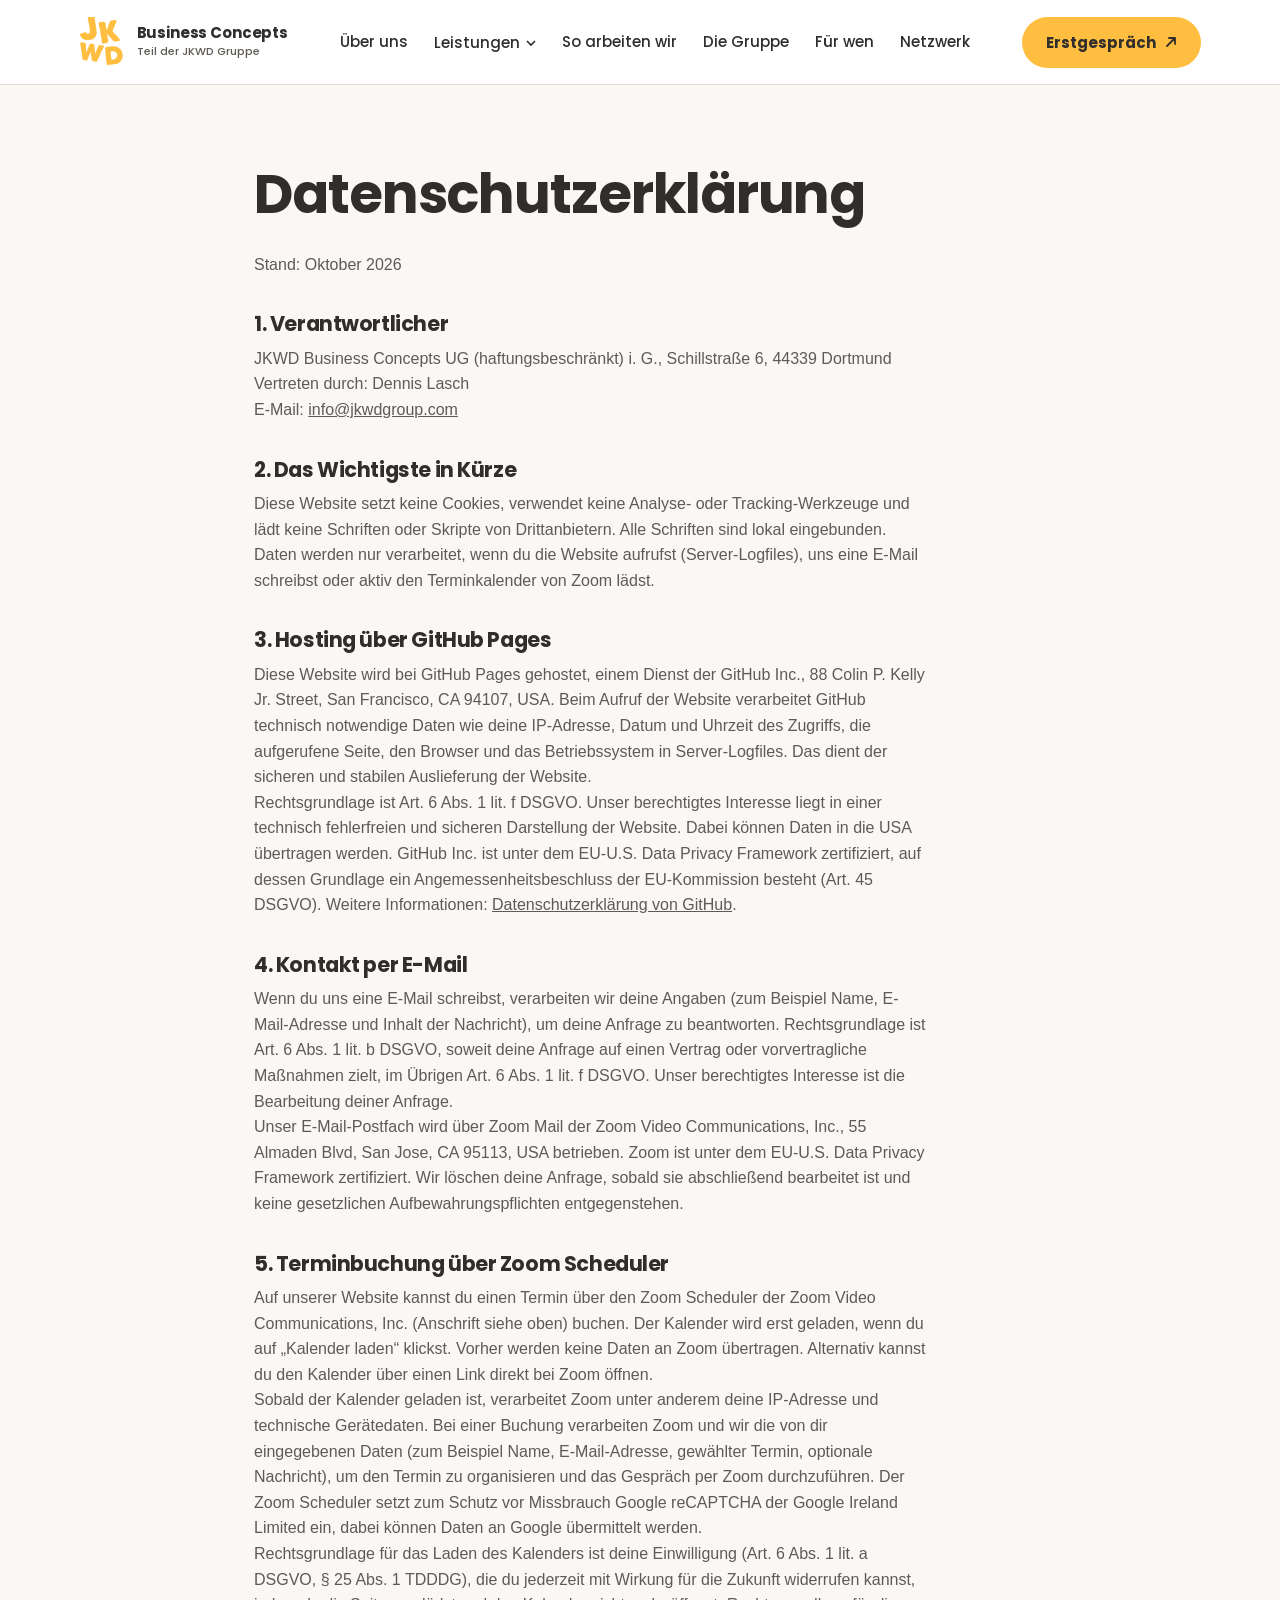
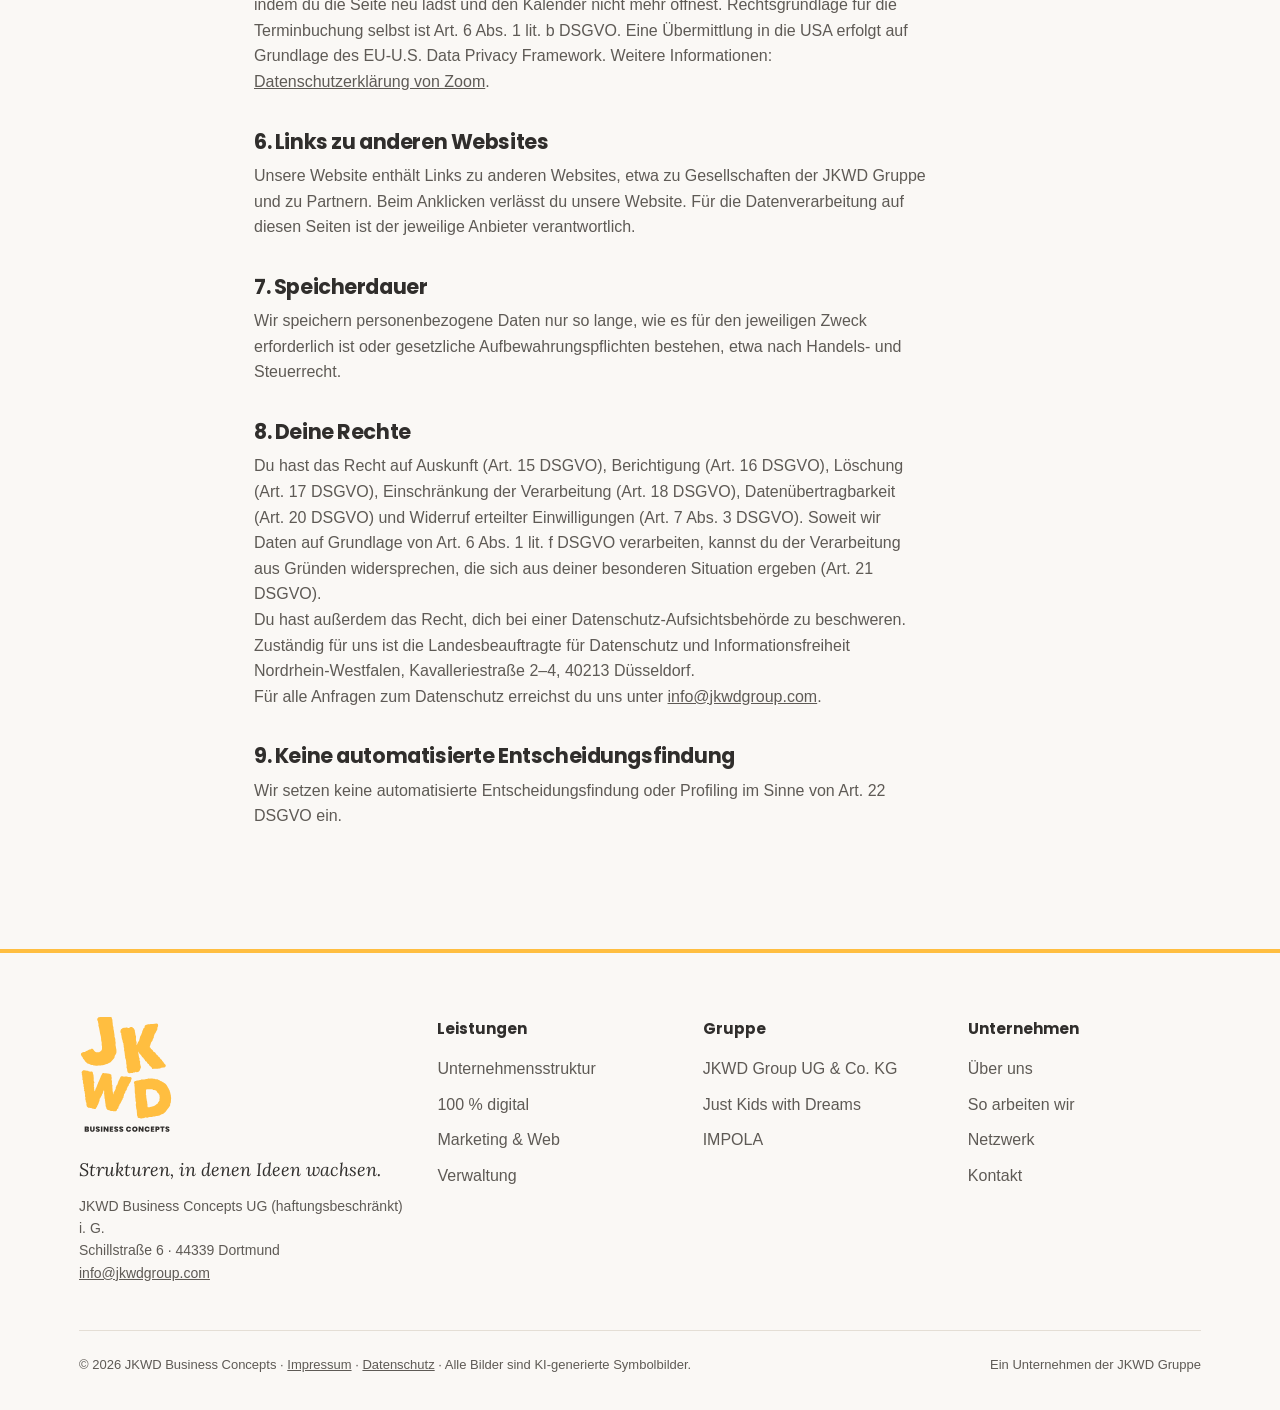
<file: datenschutz.html>
<!DOCTYPE html>
<html lang="de">
<head>
<meta charset="utf-8">
<meta name="viewport" content="width=device-width, initial-scale=1, viewport-fit=cover">
<title>Datenschutz – JKWD Business Concepts</title>

<link rel="icon" href="favicon.svg" type="image/svg+xml">
<link rel="apple-touch-icon" href="apple-touch-icon.png">
<link rel="stylesheet" href="assets/css/style.css">
<script src="assets/js/main.js" defer></script>
</head>
<body>
<svg width="0" height="0" style="position:absolute" aria-hidden="true">
  <defs><g id="jk"><path fill="#FFBE40" d="M576.1552734375,903.060546875c-2.99609375-1.498046875-6.7412109375-1.498046875-9.736328125-2.2470703125-3.7451171875,0-5.9921875-1.498046875-8.2392578125-3.7451171875-2.2470703125-.7490234375-5.2431640625-1.498046875-5.9921875-1.498046875-5.9921875,0-11.9833984375,0-17.2265625-2.2470703125-5.9921875-2.2470703125-11.2353515625-6.7412109375-17.2265625-8.98828125-5.2431640625-1.498046875-10.486328125-.7490234375-14.98046875-2.24609375-8.23828125-1.498046875-12.732421875-9.7373046875-17.9755859375-14.98046875-4.494140625-3.7451171875-9.7373046875-5.9921875-13.4814453125-9.736328125-3.7451171875-3.7451171875-5.9921875-8.98828125-8.2392578125-14.2314453125-3.7451171875-6.7412109375-11.2353515625-11.234375-14.98046875-17.9755859375-2.24609375-2.99609375-3.744140625-5.9921875-4.4931640625-8.98828125-.7490234375-3.7451171875-.7490234375-7.4892578125-2.99609375-9.736328125-2.99609375-2.2470703125-5.9921875-4.494140625-8.2392578125-7.490234375-4.494140625-7.490234375-8.9873046875-14.9794921875-10.4853515625-23.21875-2.2470703125-16.478515625,17.9755859375-23.9677734375,34.453125-26.9638671875,2.99609375,0,5.9921875,0,8.98828125-1.498046875,6.740234375-2.2470703125,11.9833984375-8.98828125,18.724609375-11.2353515625,4.494140625-2.2470703125,10.486328125-1.498046875,14.23046875-4.4931640625,5.9921875-4.494140625,12.7333984375-9.7373046875,19.474609375-11.984375,4.4931640625-.7490234375,9.736328125-.7490234375,13.4814453125.7490234375,2.99609375-2.99609375,5.2431640625-6.7412109375,8.98828125-8.2392578125,2.99609375-2.2470703125,6.740234375-2.2470703125,9.736328125-2.2470703125,2.99609375.7490234375,5.2431640625,1.498046875,6.7412109375,2.99609375,1.498046875,2.2470703125,4.494140625,5.9921875,5.2431640625,6.7412109375,2.2470703125,1.498046875,4.494140625,2.99609375,5.9912109375,5.2431640625,1.498046875,2.99609375,3.7451171875,5.9921875,5.2431640625,8.9873046875,2.2470703125,2.99609375,11.984375,11.984375,14.98046875,14.2314453125,1.498046875.7490234375,3.744140625,1.498046875,5.2421875,2.2470703125,4.494140625,1.498046875,9.7373046875,2.2470703125,14.2314453125,1.498046875,6.7412109375-.7490234375,21.720703125-1.498046875,25.4658203125-3.7451171875,1.498046875-.7490234375,6.740234375-5.2431640625,7.4892578125-5.9921875,3.7451171875-2.2470703125,8.2392578125-3.7451171875,11.2353515625-7.490234375,5.9921875-6.740234375,8.98828125-15.728515625,9.7373046875-24.716796875.7490234375-8.23828125.7490234375-17.2265625,0-25.46484375-.7490234375-7.490234375-2.99609375-14.2314453125-3.7451171875-20.97265625,0-8.23828125,1.498046875-16.4775390625,0-25.4658203125-1.498046875-8.9873046875-4.494140625-17.9755859375-5.9921875-26.962890625-1.498046875-11.984375.7490234375-24.716796875-2.99609375-36.701171875-2.99609375-11.9833984375-6.7412109375-23.21875-8.98828125-35.951171875-4.4931640625-20.9716796875-6.740234375-41.9443359375-11.234375-62.916015625-2.2470703125-8.23828125-5.9921875-15.728515625-7.490234375-24.716796875-.7490234375-5.9912109375,0-12.732421875,1.498046875-18.724609375-3.7451171875-11.234375-7.4892578125-25.4658203125-8.23828125-35.951171875-1.498046875-1.498046875-2.99609375-3.7451171875-4.494140625-5.9921875-5.2431640625-10.486328125-2.99609375-26.21484375,6.740234375-32.20703125,3.7451171875-2.99609375,8.98828125-4.494140625,13.482421875-3.7451171875,5.2431640625-5.2421875,14.23046875-8.23828125,21.720703125-7.4892578125,2.2470703125.7490234375,3.7451171875,0,5.9921875,0,6.740234375-2.2470703125,13.4814453125-2.99609375,20.22265625-2.99609375s12.732421875-2.2470703125,18.724609375-.7490234375c.7490234375,0,1.498046875-.7490234375,2.2470703125-.7490234375,8.2392578125-3.7451171875,17.2265625-3.7451171875,26.9638671875-2.99609375,4.494140625-1.498046875,9.736328125-2.2470703125,14.9794921875-2.99609375s10.486328125-.7490234375,14.98046875,2.2470703125c4.4931640625,2.2470703125,8.9873046875,6.7412109375,11.9833984375,11.2353515625,2.99609375,4.4931640625,2.99609375,8.9873046875,5.2431640625,13.4814453125,2.2470703125,5.2431640625,5.2431640625,9.7373046875,5.9921875,14.9794921875,1.498046875,7.490234375,1.498046875,14.2314453125,1.498046875,21.720703125,0,6.7412109375,2.2470703125,14.2314453125,2.9951171875,20.97265625.7490234375,8.9873046875,0,17.2265625,1.498046875,26.2138671875,1.498046875,7.490234375,5.9921875,14.2314453125,6.7412109375,21.7216796875.7490234375,5.2421875,0,10.4853515625-.7490234375,15.728515625,0,2.99609375,1.498046875,5.2431640625,2.2470703125,8.2392578125,5.2431640625,12.732421875,5.2431640625,26.962890625,6.7412109375,40.4453125,1.498046875,8.2392578125,3.7451171875,15.728515625,3.7451171875,23.9677734375.7490234375,2.99609375-.7490234375,17.2265625.7490234375,20.22265625,2.9951171875,8.2392578125,7.4892578125,15.728515625,8.23828125,23.9677734375,1.498046875,6.7412109375-.7490234375,14.23046875.7490234375,21.720703125.7490234375,6.7412109375,2.99609375,13.482421875,3.7451171875,20.22265625,0,3.7451171875-2.99609375,23.9677734375-1.498046875,28.4619140625,2.2470703125,9.7373046875,3.7451171875,20.9716796875,5.2431640625,31.4580078125,0,1.498046875,3.7451171875,11.9833984375,3.7451171875,13.4814453125.7490234375,5.9921875,2.2470703125,31.4580078125.7490234375,37.4501953125-2.2470703125,14.23046875-10.486328125,26.21484375-17.9765625,37.44921875-2.24609375,4.494140625-2.9951171875,9.7373046875-2.9951171875,14.98046875-.7490234375,4.494140625-2.2470703125,9.736328125-5.2431640625,13.4814453125-8.98828125,11.984375-20.22265625,22.4697265625-29.9599609375,33.705078125-3.7451171875,3.7451171875-6.7412109375,8.23828125-10.4853515625,11.9833984375-6.7412109375,5.2431640625-16.478515625,5.9921875-23.9677734375,10.486328125-5.2431640625,3.7451171875-10.486328125,7.4892578125-17.2275390625,9.736328125-8.23828125,2.99609375-17.2265625,4.494140625-26.21484375,7.490234375-6.740234375,2.99609375-14.23046875,4.494140625-21.720703125,4.494140625-2.2470703125.7490234375-10.4853515625-.7490234375-11.9833984375,0-5.2431640625,1.498046875-10.486328125,2.99609375-16.478515625,3.7451171875-5.9912109375.7490234375-12.732421875-2.2470703125-18.724609375,0-8.9873046875,2.2470703125-37.44921875,3.7451171875-46.4375,1.498046875Z"/><path fill="#FFBE40" d="M964.1328125,987.6962890625c-6.7412109375-3.7451171875-10.4853515625-11.234375-13.4814453125-18.724609375-2.99609375-6.7412109375-2.2470703125-13.482421875-2.2470703125-20.9716796875,0,0-.7490234375,0-.7490234375-.7490234375-2.2470703125-3.7451171875-2.99609375-8.98828125-2.99609375-13.482421875-2.2470703125-2.99609375-3.7451171875-5.9912109375-4.494140625-8.9873046875,0-4.494140625,2.2470703125-8.2392578125,1.498046875-12.7333984375-.7490234375-3.7451171875,0-7.4892578125.7490234375-11.234375,0-1.498046875-2.2470703125-4.494140625-2.2470703125-5.9921875,0-.7490234375,0-4.494140625-.7490234375-5.9921875-3.7451171875-5.2431640625-2.2470703125-12.732421875-2.2470703125-18.724609375,0-5.2431640625-.7490234375-10.486328125-.7490234375-14.9794921875,0-2.2470703125-.7490234375-3.7451171875-1.498046875-5.2431640625-.7490234375-3.7451171875-.7490234375-7.490234375,0-11.984375-3.7451171875-3.744140625-4.4931640625-8.9873046875-5.2421875-14.23046875-2.99609375-2.99609375-5.2431640625-7.490234375-5.2431640625-11.2353515625,0-3.744140625,1.498046875-8.23828125.7490234375-11.9833984375-1.498046875-2.99609375-2.2470703125-6.7412109375-2.2470703125-10.486328125,0-2.2470703125-1.498046875-3.744140625-1.498046875-5.2421875-1.498046875-3.7451171875,0-8.2392578125-.7490234375-11.984375v-3.7451171875c-1.498046875-3.7451171875-2.2470703125-8.2392578125-2.2470703125-12.732421875-.7490234375-4.494140625-.7490234375-8.2392578125-1.498046875-12.7333984375,0-1.498046875-3.7451171875-12.732421875-4.494140625-14.9794921875,0-3.7451171875,1.498046875-7.490234375.7490234375-11.2353515625v-10.4853515625c-5.2431640625-10.486328125-5.2431640625-23.21875-5.2431640625-35.9521484375-1.4970703125-2.2470703125-2.24609375-5.2431640625-2.24609375-7.490234375v-12.732421875c-7.490234375-9.7373046875-8.98828125-21.720703125-10.486328125-33.705078125,0-1.498046875-.7490234375-2.99609375-.7490234375-3.744140625,0-1.498046875-1.498046875-3.7451171875-2.2470703125-4.494140625-1.498046875-2.2470703125-4.494140625-14.98046875-5.2431640625-17.9765625-2.2470703125-9.736328125-3.7451171875-19.4736328125-3.7451171875-29.958984375-2.24609375-2.2470703125-3.744140625-5.9921875-3.744140625-9.7373046875,0-1.498046875.7490234375-7.490234375,2.2470703125-11.9833984375-2.99609375-2.99609375-6.7412109375-5.2431640625-8.2392578125-8.98828125-4.494140625-9.7373046875-1.498046875-30.708984375,5.2431640625-39.6962890625,2.2470703125-2.99609375,5.9912109375-5.9921875,10.4853515625-7.490234375,1.498046875-.7490234375,8.98828125-5.9921875,10.486328125-6.7412109375,8.23828125-2.99609375,17.9755859375-2.2470703125,26.21484375-3.7451171875,8.23828125-.7490234375,16.4775390625-2.2470703125,24.716796875-1.498046875,5.2421875.7490234375,9.736328125,2.99609375,14.23046875,5.2431640625,5.9921875-2.99609375,10.486328125-8.23828125,17.2265625-10.4853515625,7.490234375-2.99609375,17.2275390625-.7490234375,24.716796875,2.2470703125,5.2431640625,2.24609375,9.7373046875,5.9912109375,12.7333984375,10.4853515625,0,0,0,.7490234375.7490234375.7490234375,4.494140625,2.2470703125,8.23828125,8.2392578125,8.9873046875,13.482421875,0,.7490234375,2.2470703125,2.24609375,2.99609375,2.9951171875,1.498046875,2.2470703125,2.2470703125,5.2431640625,2.2470703125,8.2392578125.7490234375,5.2431640625,2.2470703125,11.2353515625,1.498046875,16.4775390625-.7490234375,2.2470703125,2.99609375,5.9921875,2.99609375,8.2392578125.7490234375.7490234375,0,7.490234375.7490234375,8.2392578125,0,.7490234375,1.498046875,2.2470703125,1.498046875,2.99609375,1.498046875,3.744140625.7490234375,8.23828125,0,12.732421875,0,.7490234375,0,1.498046875.7490234375,1.498046875,2.99609375,2.99609375,4.494140625,5.9921875,4.494140625,8.98828125,2.2470703125,5.2421875,2.99609375,11.234375,2.2470703125,16.4775390625-1.498046875,7.490234375-.7490234375,22.4697265625,0,38.947265625.7490234375,1.498046875.7490234375,3.7451171875,1.498046875,5.2431640625,0,.7490234375,2.2470703125,2.99609375,2.2470703125,3.7451171875,4.4931640625,5.2431640625,3.7451171875,20.9716796875,1.498046875,27.712890625,0,.7490234375,0,1.498046875-.7490234375,2.2470703125.7490234375,4.4931640625,1.498046875,7.4892578125,2.99609375,9.736328125,0,1.498046875.748046875,2.2470703125.748046875,3.7451171875.7490234375-.7490234375.7490234375-1.498046875,1.498046875-1.498046875,5.9921875-11.9833984375,9.7373046875-24.716796875,15.7294921875-36.7001953125,2.99609375-5.2431640625,6.740234375-9.7373046875,10.4853515625-14.98046875v-4.4931640625c.7490234375-1.498046875,2.2470703125-4.494140625,2.2470703125-5.2431640625-.7490234375-3.7451171875,0-8.2392578125,2.2470703125-11.2353515625,0-.7490234375.7490234375-1.498046875,1.498046875-2.2470703125.7490234375-5.9912109375,1.498046875-11.234375,3.7451171875-17.2265625,2.2470703125-6.7412109375,5.9921875-12.732421875,9.7373046875-19.4736328125l.748046875-.7490234375c0-4.494140625,2.2470703125-8.2392578125,5.2431640625-11.2353515625.7490234375-.7490234375,0-2.2470703125,0-2.99609375,0-3.744140625,2.99609375-7.4892578125,5.2431640625-10.4853515625,0-2.2470703125,1.498046875-4.494140625,2.2470703125-6.7412109375v-5.9921875c.7490234375-1.498046875,1.498046875-3.744140625,2.2470703125-5.9912109375.7490234375-2.99609375,1.498046875-5.2431640625,2.99609375-6.7412109375,1.498046875-2.2470703125,1.498046875-5.9921875,2.99609375-8.2392578125.7490234375-1.498046875,2.9951171875-5.2421875,3.744140625-6.740234375,0-3.7451171875,0-7.490234375,2.2470703125-10.486328125,2.2470703125-4.494140625,6.7412109375-8.2392578125,11.984375-10.486328125.7490234375-1.4970703125,1.498046875-2.9951171875,2.2470703125-4.4931640625-1.498046875-7.490234375,2.2470703125-20.2236328125,8.9873046875-23.9677734375,3.7451171875-1.498046875,22.4697265625-7.490234375,26.21484375-8.2392578125,4.494140625-.7490234375,8.2392578125,0,12.7333984375-.7490234375s22.4697265625-5.2431640625,26.9638671875-4.494140625c1.498046875,0,4.4931640625,1.498046875,5.2421875,1.498046875,4.494140625-.7490234375,9.7373046875-2.2470703125,14.2314453125-1.498046875,14.23046875,0,28.4619140625-4.494140625,42.6923828125-4.494140625,13.4814453125-.7490234375,18.724609375,14.98046875,16.4775390625,27.712890625-.7490234375,6.7412109375-5.2421875,12.7333984375-8.23828125,18.724609375-1.498046875,1.498046875.7490234375,10.486328125.7490234375,12.7333984375-.7490234375,11.234375-8.98828125,20.9716796875-14.2314453125,30.708984375-1.498046875,3.744140625-2.99609375,7.4892578125-5.2431640625,11.234375-2.9951171875,5.2431640625-6.740234375,9.7373046875-10.4853515625,14.2314453125-2.2470703125,2.24609375-2.2470703125,5.9912109375-2.99609375,8.9873046875-.7490234375,5.9921875-3.7451171875,11.2353515625-6.7412109375,17.2265625-.7490234375.7490234375-1.498046875,2.2470703125-1.498046875,3.7451171875,1.498046875,5.9921875.7490234375,12.7333984375-2.2470703125,17.9765625-2.24609375,3.744140625-9.736328125,15.728515625-9.736328125,19.4736328125.7490234375,4.494140625-1.498046875,8.9873046875-3.7451171875,11.9833984375-3.7451171875,5.2431640625-8.98828125,9.7373046875-11.9833984375,14.98046875-4.494140625,5.9912109375-11.984375,37.44921875-14.2314453125,44.1904296875,0,2.2470703125-2.2470703125,9.736328125-3.7451171875,11.234375-.7490234375.7490234375-2.2470703125,1.498046875-2.99609375,2.2470703125,5.2431640625,2.2470703125,9.7373046875,5.9921875,12.7333984375,10.486328125,1.498046875,2.99609375,2.2470703125,6.7412109375,2.99609375,9.736328125,0,1.498046875,1.498046875,2.2470703125,2.2470703125,2.99609375,5.9912109375,3.7451171875,12.732421875,7.490234375,17.9755859375,12.7333984375,2.99609375,2.99609375,4.494140625,6.740234375,5.2431640625,11.234375.7490234375,1.498046875,1.498046875,3.7451171875,2.99609375,4.494140625,9.736328125,6.7412109375,21.720703125,11.2353515625,26.962890625,20.9716796875,2.2470703125,2.99609375,2.99609375,7.490234375,4.494140625,10.486328125,1.498046875.7490234375,3.7451171875,2.2470703125,3.7451171875,2.99609375,2.2470703125,1.498046875,5.9921875,1.498046875,7.490234375,3.7451171875,5.9921875,5.2421875,11.9833984375,11.234375,14.9794921875,18.724609375.7490234375.7490234375.7490234375,1.498046875,1.498046875,1.498046875.7490234375.7490234375,1.498046875,2.2470703125,2.2470703125,2.99609375,1.498046875.7490234375,2.99609375,1.498046875,4.494140625,2.99609375.7490234375.7490234375,4.494140625,1.498046875,5.2431640625,2.2470703125,3.744140625,1.4970703125,5.9912109375,6.740234375,5.9912109375,11.234375.7490234375.7490234375,1.498046875,2.2470703125,2.2470703125,2.99609375l5.9921875,5.9921875c1.498046875.7490234375,2.99609375,1.498046875,3.7451171875,2.2470703125,0,0,0,.7490234375.7490234375,1.498046875.7490234375,1.4970703125,1.498046875,2.24609375,2.2470703125,2.9951171875,1.498046875.7490234375,2.99609375,1.498046875,3.7451171875,2.2470703125.7490234375,1.498046875,1.498046875,2.2470703125,2.24609375,4.494140625,1.498046875,1.498046875,2.2470703125,4.494140625,2.99609375,6.7412109375,2.2470703125,1.498046875,4.494140625,4.494140625,6.7412109375,6.7412109375,2.99609375,3.744140625,5.9921875,6.740234375,7.490234375,11.234375,3.7451171875,4.494140625,8.23828125,8.2392578125,9.736328125,13.482421875.7490234375.748046875.7490234375,2.9951171875,1.498046875,2.9951171875,3.7451171875,2.99609375,7.490234375,5.2431640625,10.486328125,8.98828125,6.7412109375,8.98828125,4.494140625,20.9716796875-5.2431640625,26.21484375-7.490234375,3.7451171875-16.4775390625,1.498046875-23.9677734375,3.7451171875-6.7412109375,2.99609375-14.9794921875,2.99609375-22.4697265625,3.7451171875-2.2470703125,3.744140625-5.9921875,6.740234375-10.486328125,7.4892578125-4.4931640625,1.498046875-9.736328125.7490234375-14.9794921875,0-4.494140625,0-8.98828125,2.99609375-14.23046875,3.7451171875-6.7412109375.7490234375-12.7333984375-.7490234375-19.474609375-1.498046875-3.744140625,0-7.4892578125,2.2470703125-11.9833984375,2.2470703125-3.7451171875.7490234375-8.2392578125-.7490234375-11.984375,0-.748046875,0-5.9912109375,1.498046875-6.740234375,1.498046875-4.494140625,0-8.98828125-2.99609375-11.2353515625-6.7412109375-.7490234375-2.2470703125-.7490234375-3.7451171875-.7490234375-5.9912109375-2.99609375-1.498046875-5.9921875-3.7451171875-8.23828125-6.7412109375-5.2431640625-7.490234375-14.98046875-11.2353515625-20.2236328125-18.724609375-2.24609375-2.99609375-4.4931640625-6.7412109375-5.2421875-10.486328125-.7490234375-1.498046875-.7490234375-3.7451171875-1.498046875-4.494140625-6.7412109375-5.2431640625-14.2314453125-8.9873046875-18.7255859375-15.728515625-2.9951171875-3.7451171875-4.4931640625-8.98828125-5.2421875-13.4814453125-5.2431640625-2.99609375-11.2353515625-5.2431640625-15.7294921875-8.98828125-3.744140625-3.7451171875-5.9912109375-9.7373046875-5.9912109375-14.98046875-5.2431640625-2.9951171875-11.984375-6.740234375-14.2314453125-12.732421875,0-.7490234375-.7490234375-3.7451171875-1.498046875-4.494140625-3.7451171875-5.2431640625-11.234375-6.740234375-14.9794921875-11.9833984375s-5.2431640625-12.7333984375-10.486328125-17.2275390625c-7.4892578125-8.23828125-16.4775390625-15.728515625-23.21875-24.716796875-.7490234375-2.2470703125-5.2421875-11.234375-6.740234375-12.732421875-2.2470703125-2.99609375-4.494140625-5.2431640625-6.7412109375-8.2392578125,1.498046875,6.7412109375,2.2470703125,12.7333984375,3.7451171875,18.724609375,1.498046875,10.486328125,5.2421875,20.2236328125,5.2421875,30.708984375.7490234375,2.2470703125.7490234375,4.494140625.7490234375,5.9921875,1.498046875,3.7451171875,2.2470703125,7.490234375,2.2470703125,11.2353515625,2.99609375,3.744140625,5.2431640625,8.23828125,5.9921875,12.732421875s-.7490234375,8.2392578125-1.498046875,11.984375c2.2470703125,4.4931640625,2.2470703125,9.736328125,2.99609375,14.9794921875.7490234375,0,2.2470703125,1.498046875,2.2470703125,2.2470703125.7490234375.7490234375,2.99609375,5.2431640625,2.99609375,6.7412109375.7490234375,5.2421875-1.498046875,11.234375-2.99609375,16.4775390625,3.7451171875,5.2431640625,3.7451171875,12.732421875,4.494140625,19.4736328125,0,.7490234375,1.498046875,2.99609375,1.498046875,3.7451171875,2.2470703125,4.494140625,2.99609375,10.4853515625,4.494140625,14.9794921875,2.9951171875,7.490234375-.7490234375,19.4736328125-6.7412109375,27.712890625-2.2470703125,8.98828125-8.2392578125,23.21875-12.7333984375,27.712890625-3.7451171875,4.494140625-9.736328125,7.490234375-15.728515625,8.2392578125-6.7412109375,1.498046875-13.4814453125,0-20.22265625-2.2470703125-.7490234375-.7490234375-1.498046875-1.498046875-2.2470703125-.7490234375-3.7451171875,2.99609375-8.2392578125,5.9912109375-13.482421875,7.4892578125-4.494140625,1.498046875-8.9873046875,1.498046875-14.23046875,1.498046875-.7490234375,0-2.2470703125.7490234375-3.7451171875.7490234375-.7490234375.7490234375-5.2431640625,4.494140625-5.9921875,4.494140625-2.2470703125.7490234375-5.2431640625.7490234375-7.4892578125,0-1.498046875,0-8.2392578125-1.498046875-11.2353515625-1.498046875-2.99609375.7490234375-5.2431640625,1.498046875-7.490234375,2.2470703125-5.9912109375,2.2470703125-13.4814453125,2.99609375-17.9755859375-.7490234375Z"/><path fill="#FFBE40" d="M806.1728515625,1422.3564453125c-3.599609375,0-7.7998046875-1.2001953125-11.400390625-1.2001953125-4.7998046875,0-10.2001953125.6005859375-14.3994140625-1.19921875-1.2001953125,0-1.80078125-1.2001953125-3-1.2001953125-2.400390625.599609375-5.400390625,1.2001953125-7.80078125.599609375-6,0-11.3994140625-5.400390625-17.400390625-7.2001953125-7.19921875-1.7998046875-14.3994140625-4.2001953125-22.2001953125-5.3994140625-3.599609375-.6005859375-8.3994140625-1.80078125-10.19921875-5.400390625-1.2001953125-1.2001953125-1.80078125-3-2.400390625-4.7998046875-4.7998046875-1.7998046875-8.400390625-7.2001953125-7.2001953125-14.400390625,0-1.7998046875-1.2001953125-8.400390625-1.2001953125-9.6005859375,0-1.19921875-3.599609375-3.599609375-4.7998046875-4.7998046875-1.7998046875-3.599609375-1.7998046875-17.400390625-1.7998046875-21.599609375-.6005859375-3-1.7998046875-5.400390625-1.7998046875-8.400390625-.6005859375-3-.6005859375-6.6005859375-.6005859375-9.6005859375,0-1.7998046875-1.2001953125-3.599609375-1.7998046875-4.7998046875-.6005859375-2.3994140625,0-10.2001953125,0-12.599609375-4.7998046875-4.80078125-2.400390625-14.400390625-2.400390625-21.6005859375v-.599609375c-1.2001953125-3-3-5.400390625-3.599609375-8.400390625-.6005859375-2.400390625-2.400390625-15-2.400390625-18,0-1.2001953125.6005859375-3.6005859375.6005859375-6-.6005859375-1.80078125-1.2001953125-4.2001953125-1.2001953125-6v-3c-.6005859375-1.2001953125-.6005859375-2.400390625-1.2001953125-4.2001953125-.599609375-2.400390625,0-5.400390625,0-8.400390625,0-1.2001953125-1.7998046875-3.599609375-1.7998046875-4.7998046875-1.7998046875-4.2001953125-1.2001953125-13.80078125.599609375-20.400390625-.599609375-1.7998046875-.599609375-3.599609375-.599609375-5.400390625-.6005859375-1.7998046875,1.2001953125-9,.599609375-10.2001953125-1.2001953125-3.599609375-1.7998046875-6.599609375-2.3994140625-10.2001953125-3,3.0009765625-6.0009765625,6.0009765625-9.0009765625,9.6005859375.6005859375,1.7998046875.6005859375,4.2001953125.6005859375,6v1.7998046875c0,4.2001953125-1.7998046875,8.400390625-4.2001953125,12,0,1.2001953125,0,2.400390625-.599609375,3-1.80078125,3.6005859375-5.400390625,6.6005859375-6.6005859375,10.2001953125-.599609375,2.400390625-1.7998046875,4.2001953125-3,6.6005859375-.599609375,0,0,1.7998046875,0,2.3994140625,0,5.400390625-4.2001953125,9.0009765625-7.2001953125,13.80078125-1.7998046875,4.2001953125-3.599609375,8.3994140625-6,12-1.2001953125,1.7998046875-1.7998046875,3-3,4.2001953125-.599609375,1.2001953125-1.2001953125,1.7998046875-1.7998046875,3,0,4.7998046875-4.2001953125,8.3994140625-7.2001953125,11.400390625-.599609375.599609375-1.7998046875,1.7998046875-2.400390625,3.599609375.6005859375,4.7998046875,1.2001953125,9,0,13.2001953125,0,1.2001953125-.599609375,2.3994140625-.599609375,4.2001953125-.599609375,2.3994140625-.599609375,4.7998046875-1.7998046875,7.2001953125-1.2001953125,2.3994140625-6.6005859375,10.2001953125-6.6005859375,12.599609375.6005859375,3.6005859375,0,6.6005859375-1.19921875,9.6005859375-.6005859375,1.19921875-4.2001953125,4.7998046875-4.2001953125,6-1.2001953125,4.2001953125-1.80078125,7.7998046875-4.2001953125,11.3994140625-.6005859375,1.2001953125-6,8.400390625-6.6005859375,9.6005859375,0,1.2001953125-.599609375,5.400390625-.599609375,6.599609375-1.2001953125,6-5.400390625,12-9.6005859375,16.2001953125-2.3994140625,4.2001953125-3.599609375,10.2001953125-7.19921875,13.2001953125-1.80078125,1.2001953125-3.6005859375,1.80078125-5.400390625,2.400390625-1.7998046875,1.2001953125-4.2001953125,2.400390625-7.2001953125,2.400390625-4.7998046875,0-9.599609375-1.80078125-12-5.400390625-3,1.2001953125-6,1.7998046875-9,1.2001953125-4.7998046875,0-9-2.400390625-13.2001953125-4.2001953125s-8.400390625-1.7998046875-13.2001953125-3c-3.599609375-.6005859375-7.2001953125-2.400390625-10.7998046875-3.6005859375-2.400390625-.599609375-4.80078125,0-7.2001953125,0-3,.6005859375-5.400390625,0-8.400390625-1.19921875-6-1.80078125-16.2001953125-11.400390625-17.400390625-18.0009765625-.599609375-2.3994140625.6005859375-5.3994140625-1.2001953125-7.7998046875-3.599609375-6.599609375-1.7998046875-15-1.19921875-22.7998046875,0-6.6005859375-5.400390625-12.6005859375-7.2001953125-19.2001953125-1.2001953125-6-1.2001953125-12-1.7998046875-18.0009765625,0-.599609375-.6005859375-1.19921875-1.2001953125-1.7998046875-2.400390625-3-4.2001953125-7.2001953125-3.6005859375-10.7998046875,0-4.7998046875,1.2001953125-10.2001953125,2.400390625-15,.599609375-4.2001953125-3.599609375-7.80078125-4.2001953125-12-1.2001953125-3-1.7998046875-6-1.2001953125-9,0-3.6005859375,1.80078125-16.80078125.6005859375-19.80078125-1.80078125-4.2001953125-3.6005859375-7.7998046875-4.2001953125-12-.6005859375-6,.599609375-12.599609375,0-19.2001953125,0-.599609375-2.400390625-1.2001953125-2.400390625-1.7998046875-3-2.400390625-4.7998046875-6-4.7998046875-9,0-4.80078125,1.7998046875-9.6005859375,3-13.80078125-2.400390625-1.7998046875-4.7998046875-4.7998046875-5.400390625-7.7998046875-.599609375-4.7998046875,1.2001953125-9.599609375,1.80078125-14.400390625-3-3.599609375-5.400390625-8.3994140625-6-12.599609375-.6005859375-6,2.3994140625-12,1.7998046875-18,0-1.80078125-4.80078125-9-5.400390625-10.80078125-4.2001953125-9-3-19.7998046875-2.400390625-30,0-1.2001953125.6005859375-4.2001953125,0-4.7998046875-3-3-6-6.6005859375-6.599609375-10.80078125-.599609375-3.599609375,0-7.19921875.599609375-10.7998046875,0-1.2001953125,1.80078125-6.599609375,1.2001953125-7.7998046875-1.2001953125-3.6005859375-2.3994140625-6.6005859375-3-10.2001953125-.599609375-5.400390625,0-10.7998046875,0-16.7998046875-2.3994140625-2.400390625-4.7998046875-6-4.7998046875-9.6005859375-.599609375-4.2001953125.599609375-8.400390625,1.7998046875-12-2.3994140625-3.6005859375-4.7998046875-7.7998046875-4.7998046875-12,0-6,3.599609375-15.6005859375,9.599609375-18,2.400390625-.6005859375,3.6005859375-4.2001953125,6-5.400390625,3-2.400390625,6.6005859375-3.599609375,10.80078125-3.599609375s8.3994140625,1.19921875,12.599609375,2.3994140625c4.2001953125.6005859375,9-1.2001953125,13.2001953125-.599609375,3,.599609375,6,2.3994140625,7.80078125,4.7998046875,4.7998046875-.599609375,9.599609375-1.7998046875,13.7998046875-.599609375,1.7998046875.599609375,3.599609375,3,5.400390625,4.19921875,4.19921875,1.80078125,9,3,13.19921875,4.2001953125,7.80078125,2.400390625,16.2001953125-.599609375,24.0009765625.6005859375,4.2001953125,0,8.3994140625,3,10.2001953125,6.599609375,1.7998046875,3.6005859375,1.19921875,7.2001953125,2.3994140625,10.7998046875,1.7998046875,8.400390625,5.400390625,16.80078125,6.6005859375,25.201171875,1.2001953125,5.3994140625.599609375,10.7998046875,1.2001953125,16.19921875.599609375,3.0009765625,1.7998046875,18.6005859375,1.7998046875,21.6005859375.599609375,7.7998046875-1.7998046875,15-.6005859375,22.2001953125,1.2001953125,7.2001953125,8.400390625,13.80078125,7.80078125,21,0,5.400390625-4.80078125,9.6005859375-8.400390625,13.2001953125,1.7998046875,6,4.7998046875,12.6005859375,4.7998046875,18.6005859375-.599609375,1.7998046875-3,11.400390625-3,13.7998046875,0,.6005859375,1.7998046875,2.400390625,2.400390625,3,3,5.400390625,3,10.2001953125,0,16.2001953125,1.2001953125,4.80078125,2.3994140625,10.2001953125,3,15.6005859375,0,6.599609375,1.2001953125,13.7998046875,2.3994140625,20.400390625,1.2001953125-1.80078125,2.400390625-3,3.6005859375-4.80078125,0,0,.599609375-.599609375.599609375-1.19921875,1.2001953125-2.400390625,2.400390625-4.80078125,4.2001953125-6.6005859375v-.599609375c2.400390625-6.6005859375,2.400390625-13.2001953125,4.7998046875-19.2001953125,3-6.6005859375,8.400390625-13.2001953125,11.400390625-20.400390625,0-3,1.2001953125-6.6005859375,2.400390625-9.6005859375.599609375-.599609375,1.2001953125-1.7998046875,1.7998046875-2.3994140625.599609375-6,4.7998046875-12,7.7998046875-17.400390625.6005859375-.599609375,1.2001953125-1.7998046875,1.2001953125-3-.599609375-6,2.400390625-12,6-17.400390625,1.7998046875-3,3-6.599609375,4.2001953125-10.2001953125,1.7998046875-4.7998046875,4.7998046875-9,7.2001953125-13.7998046875,1.7998046875-3,2.3994140625-6.6005859375,3.599609375-10.2001953125,4.2001953125-9.599609375,8.400390625-19.2001953125,12.6005859375-28.80078125-.6005859375-3.599609375,0-8.3994140625,2.3994140625-10.7998046875,1.2001953125-1.2001953125,5.400390625-6.599609375,6-7.7998046875,2.400390625-5.400390625,4.80078125-10.7998046875,6.6005859375-15.6005859375,3.599609375-9,15.599609375-8.3994140625,24.6005859375-5.3994140625.599609375,0,1.19921875-.6005859375,1.7998046875-.6005859375,4.7998046875-.599609375,9-.599609375,13.7998046875-.599609375,5.400390625,0,10.2001953125,2.3994140625,15.6005859375,3,3.599609375,1.2001953125,7.7998046875,0,12,.599609375,2.3994140625.6005859375,4.7998046875,1.80078125,7.2001953125,3.6005859375,3,0,6.599609375,0,9.599609375.599609375,2.400390625.6005859375,5.400390625,2.400390625,7.7998046875,5.400390625,7.80078125,0,14.400390625,6,13.80078125,13.7998046875,0,1.7998046875-1.7998046875,6-.6005859375,7.2001953125,1.80078125,3.599609375,2.400390625,7.7998046875,1.80078125,12,1.19921875,1.7998046875,1.7998046875,3.6005859375,2.3994140625,5.400390625v2.3994140625c.6005859375,7.80078125-2.3994140625,16.80078125-3.599609375,24.6005859375,3,3,6,7.2001953125,6.599609375,11.400390625.6005859375,6.599609375-1.7998046875,13.2001953125-1.2001953125,19.7998046875,1.2001953125,4.7998046875,0,10.2001953125-.599609375,15,0,1.80078125.599609375,3,1.2001953125,4.2001953125,3,4.2001953125,6.599609375,9.6005859375,6,14.400390625,0,4.2001953125-1.7998046875,8.400390625-1.7998046875,13.2001953125.599609375,6,1.2001953125,12,1.7998046875,18,.599609375,4.2001953125,1.2001953125,7.7998046875,1.2001953125,11.400390625,0,2.3994140625-1.2001953125,10.2001953125-.6005859375,12,3.6005859375,10.7998046875,3,22.7998046875,6,33.6005859375.6005859375,1.7998046875.6005859375,6,.6005859375,10.7998046875.599609375-.599609375.599609375-1.2001953125.599609375-1.2001953125.6005859375-1.7998046875,4.2001953125-7.2001953125,4.2001953125-8.400390625,0-3-.599609375-6,0-9,.599609375-4.7998046875,3.6005859375-9,6-12.599609375,4.2001953125-5.400390625,8.400390625-10.2001953125,10.7998046875-16.80078125,2.400390625-6,4.80078125-12,7.2001953125-18,.6005859375-2.3994140625,1.80078125-4.2001953125,1.2001953125-6.599609375-1.2001953125-3.6005859375-.599609375-7.7998046875.6005859375-10.7998046875,1.7998046875-3.0009765625,4.19921875-4.80078125,4.7998046875-7.80078125,2.3994140625-7.2001953125,4.2001953125-15,9.599609375-19.7998046875,1.2001953125-1.2001953125,5.400390625-4.2001953125,5.400390625-6,.599609375-3,.599609375-6,1.2001953125-9,1.2001953125-4.80078125,3.599609375-9,6-13.2001953125,2.3994140625-4.2001953125,1.2001953125-9.6005859375,3-13.80078125,2.3994140625-3.599609375,6-6.599609375,7.7998046875-10.7998046875,2.400390625-4.7998046875,3-10.2001953125,4.7998046875-15,1.2001953125-1.7998046875,6-7.7998046875,6.6005859375-9.6005859375.599609375-4.19921875,1.2001953125-9,3.599609375-12,2.400390625-3,12.6005859375-7.2001953125,16.2001953125-7.7998046875,8.400390625-1.7998046875,18,1.7998046875,25.80078125,5.400390625,3.599609375-2.400390625,9-2.400390625,13.7998046875-2.400390625,5.400390625.599609375,12-1.7998046875,17.400390625.599609375,4.7998046875,2.400390625,10.2001953125,6.0009765625,15.599609375,6.6005859375,4.80078125,0,25.80078125.599609375,30.0009765625,1.7998046875,15,4.7998046875,7.2001953125,24,0,38.400390625-.6005859375,1.7998046875-1.2001953125,3.6005859375-1.2001953125,6,.599609375,2.400390625-1.2001953125,6.6005859375-3,8.400390625-1.2001953125,1.2001953125-3,1.7998046875-4.2001953125,3-2.400390625,4.7998046875-3.599609375,10.2001953125-6.599609375,14.400390625-.6005859375,1.19921875-7.80078125,6.599609375-8.400390625,8.3994140625,0,1.2001953125.599609375,6,.599609375,7.80078125.6005859375,5.3994140625-4.2001953125,10.2001953125-7.2001953125,14.3994140625-3,3.6005859375-5.3994140625,7.80078125-9.599609375,10.2001953125,0,3,0,6.6005859375-.599609375,9.6005859375-1.2001953125,4.2001953125-4.2001953125,7.2001953125-7.2001953125,9.599609375,0,4.2001953125.599609375,8.400390625,0,12.6005859375-1.2001953125,4.7998046875-6,8.400390625-9.6005859375,11.400390625-1.7998046875,1.19921875-6,5.3994140625-6,8.3994140625,0,2.400390625,1.2001953125,5.400390625,0,8.400390625-.599609375,2.400390625-3,5.400390625-5.400390625,7.2001953125-.599609375.599609375-2.3994140625,5.3994140625-2.3994140625,6-2.400390625,4.2001953125-6,7.7998046875-8.400390625,11.400390625-.599609375,1.19921875.6005859375,3.599609375,1.2001953125,4.7998046875.599609375,6-3,12-6.6005859375,17.400390625-.599609375.599609375,0,1.19921875.6005859375,2.3994140625,1.2001953125,3.6005859375.599609375,8.400390625-1.2001953125,12-2.400390625,4.2001953125-6,7.2001953125-9.599609375,10.80078125,1.19921875,3.599609375,1.19921875,7.7998046875-.6005859375,10.7998046875-2.3994140625,3.599609375-5.400390625,6.599609375-8.400390625,9.599609375,0,4.2001953125-1.19921875,8.400390625-3.599609375,11.400390625-1.2001953125,1.2001953125-5.400390625,4.2001953125-5.400390625,6,0,1.80078125,0,4.2001953125-.599609375,6-3.599609375,9.6005859375-12.6005859375,16.80078125-17.400390625,25.80078125-1.7998046875,2.3994140625,0,6-.599609375,9-1.2001953125,6.599609375-7.80078125,11.400390625-12,16.7998046875-1.2001953125.6005859375,1.19921875,3,1.7998046875,4.80078125.599609375,3.599609375-.6005859375,8.3994140625-3.6005859375,11.3994140625-1.19921875,1.2001953125-9,4.80078125-9.599609375,7.2001953125-1.7998046875,2.400390625-5.400390625,16.7998046875-7.7998046875,19.2001953125-4.2001953125,5.400390625-13.80078125,6-21.6005859375,6Z"/><path fill="#FFBE40" d="M1103.763671875,1504.5576171875c-6-.6005859375-12-3.6005859375-18.599609375-4.7998046875-4.2001953125-1.2001953125-9-.6005859375-13.2001953125-3-5.400390625-4.2001953125-7.2001953125-10.80078125-6-18.0009765625-3-3-4.7998046875-7.19921875-6-12-1.2001953125-6.599609375,0-13.7998046875-.6005859375-21-1.7998046875-10.7998046875-1.7998046875-21-2.3994140625-31.80078125,0-4.19921875-1.2001953125-7.7998046875-3-11.3994140625-4.2001953125-10.80078125-3.6005859375-22.80078125-4.80078125-33.6005859375-.599609375-6-3.599609375-12-3-18.6005859375,0-4.19921875,3.6005859375-25.7998046875,3-30,0-.599609375-1.19921875-2.3994140625-1.7998046875-3-6.6005859375-10.7998046875-3.6005859375-25.7998046875-4.7998046875-38.400390625-.6005859375-7.2001953125-3.6005859375-13.7998046875-3.6005859375-20.400390625-.599609375-9,1.2001953125-17.3994140625.6005859375-26.400390625,0-6-3.6005859375-12-4.2001953125-18.599609375-1.7998046875-14.400390625-1.2001953125-28.80078125-1.2001953125-42.6005859375,0-7.2001953125,0-15-1.2001953125-21.6005859375-.599609375-6.599609375-3-13.2001953125-3-19.2001953125,0-3.599609375,2.400390625-15,.6005859375-18-2.400390625-4.2001953125-4.80078125-9-6.0009765625-13.7998046875,0-1.7998046875,0-4.2001953125.6005859375-6.6005859375.599609375-1.19921875,1.7998046875-3,1.7998046875-3.599609375.6005859375-1.7998046875,2.400390625-2.400390625,3.6005859375-3.6005859375,2.3994140625-1.7998046875,4.7998046875-4.19921875,8.3994140625-5.3994140625,3-.6005859375,6-1.2001953125,9.0009765625-2.400390625,3-1.7998046875,6-4.2001953125,9.599609375-4.2001953125,5.400390625,0,12,1.80078125,17.400390625-.599609375,3-1.2001953125,6.599609375-2.400390625,10.2001953125-3,4.2001953125-1.2001953125,8.3994140625-.6005859375,12.599609375-1.2001953125,2.400390625-.599609375,4.2001953125-1.7998046875,6-3.599609375.6005859375-.6005859375,4.2001953125-1.80078125,5.400390625-1.80078125,2.400390625,0,4.2001953125,0,6.599609375-.599609375,1.80078125.599609375,3.6005859375.599609375,5.400390625,0,3-.599609375,6.6005859375-1.2001953125,10.2001953125-1.7998046875,3,0,5.400390625,0,8.400390625,1.2001953125,1.2001953125.599609375,1.7998046875.599609375,3,.599609375,7.2001953125-2.400390625,13.7998046875-4.7998046875,21-6.599609375,4.2001953125-.6005859375,8.400390625-.6005859375,12.6005859375-1.2001953125,5.3994140625-1.2001953125,10.7998046875-2.400390625,16.19921875-3,7.2001953125,0,15.0009765625.599609375,22.201171875,0,6.599609375-.6005859375,13.19921875-2.400390625,19.7998046875,0,6.599609375,2.3994140625,15-.6005859375,22.2001953125,1.2001953125,5.400390625,1.19921875,9.599609375,6,15.599609375,6.599609375,6.6005859375,1.2001953125,13.80078125-2.400390625,20.400390625,0,3,1.2001953125,5.400390625,4.2001953125,9,5.400390625,3.6005859375,1.19921875,7.80078125,2.3994140625,12.0009765625,4.19921875,4.7998046875,2.400390625,9,6.0009765625,13.19921875,8.400390625,6.0009765625,2.400390625,13.2001953125,3.6005859375,17.400390625,7.7998046875,1.2001953125,1.2001953125,4.2001953125,4.2001953125,5.400390625,4.80078125,4.2001953125,1.7998046875,9,3.599609375,12.599609375,6,4.80078125,2.3994140625,8.400390625,6.599609375,12.6005859375,9.599609375,7.2001953125,5.400390625,15,11.400390625,20.400390625,19.2001953125,3.599609375,4.80078125,7.2001953125,9.6005859375,10.7998046875,15,1.2001953125,3,2.400390625,6,3.6005859375,9.0009765625,1.7998046875,4.19921875,5.3994140625,7.7998046875,7.7998046875,12,1.7998046875,3.599609375,3,7.7998046875,4.7998046875,11.3994140625,1.7998046875,4.2001953125,5.400390625,7.2001953125,6.6005859375,11.400390625,1.7998046875,4.2001953125,3,9,4.19921875,13.7998046875,1.80078125,6.0009765625,4.80078125,10.80078125,6,16.80078125,0,1.7998046875,1.2001953125,11.400390625,1.2001953125,13.2001953125,1.2001953125,4.2001953125,3,7.7998046875,4.2001953125,12,1.2001953125,6.599609375.6005859375,13.2001953125,1.2001953125,19.7998046875,1.2001953125,6.6005859375,2.400390625,13.2001953125,2.400390625,19.80078125-.6005859375,10.2001953125-2.400390625,19.7998046875-3,29.400390625,0,4.19921875,0,7.7998046875-.6005859375,11.3994140625-.599609375,5.400390625-3,10.80078125-5.400390625,15.6005859375-.599609375,1.7998046875-3,6.599609375-2.3994140625,7.7998046875.599609375,4.2001953125,1.7998046875,7.7998046875.599609375,12-1.2001953125,6-13.7998046875,24.0009765625-17.400390625,28.2001953125-6,7.2001953125-13.7998046875,13.2001953125-18.599609375,21.0009765625-10.2001953125,14.3994140625-21,29.400390625-35.400390625,40.2001953125-4.7998046875,3-9.6005859375,6-14.400390625,8.3994140625-5.400390625,3.0009765625-12,4.80078125-17.400390625,7.80078125-6,3-11.3994140625,6.599609375-17.3994140625,9-9.6005859375,3-19.2001953125,5.400390625-28.80078125,6.599609375-6,1.2001953125-12,.6005859375-18,2.400390625-5.400390625,1.2001953125-10.7998046875,3.599609375-16.7998046875,4.2001953125-5.400390625,1.2001953125-10.80078125.599609375-16.2001953125,1.2001953125-6.0009765625,1.19921875-12.0009765625,3-18.0009765625,3.599609375-4.7998046875.599609375-9.599609375-.599609375-15,0-8.400390625,1.2001953125-16.2001953125,7.2001953125-25.2001953125,7.7998046875-6,.6005859375-12.599609375-2.3994140625-17.400390625-6-7.7998046875,1.7998046875-15,7.2001953125-22.2001953125,9.6005859375-6,1.7998046875-12.599609375,1.2001953125-18.599609375,3-5.400390625,1.7998046875-11.400390625,3-16.80078125,3ZM1181.7646484375,1376.755859375c6.6005859375-.599609375,13.7998046875-1.2001953125,20.400390625-1.2001953125,6,0,11.400390625-2.3994140625,16.7998046875-3.599609375,4.2001953125-.599609375,8.400390625-1.2001953125,12.6005859375-3,9-3,18-7.2001953125,27-10.2001953125,6-3,11.400390625-7.7998046875,16.2001953125-12,4.2001953125-3,9-4.2001953125,12.6005859375-7.2001953125,3-3,6.599609375-6,8.3994140625-9.599609375,1.80078125-3.6005859375,3-7.2001953125,4.80078125-10.2001953125,3.599609375-4.80078125,16.2001953125-18,15-24.0009765625,0-1.7998046875-.6005859375-3.599609375-1.2001953125-5.3994140625-.599609375-6.6005859375,2.400390625-13.2001953125,3.599609375-19.80078125.6005859375-2.3994140625-1.19921875-15-1.7998046875-17.3994140625,0-3.6005859375,0-14.400390625-2.3994140625-17.400390625-2.400390625-3-5.400390625-6-7.2001953125-9.6005859375-1.80078125-3.599609375-3.6005859375-7.7998046875-6-10.7998046875-4.2001953125-3.599609375-9-6-12.0009765625-10.2001953125-3-3.599609375-4.19921875-8.400390625-6-12.599609375-1.7998046875-4.2001953125-13.2001953125-8.400390625-17.3994140625-10.2001953125-6.6005859375-2.400390625-14.400390625-.6005859375-21.6005859375-2.400390625-4.2001953125-1.7998046875-7.2001953125-5.400390625-11.400390625-7.2001953125-7.7998046875-3.599609375-40.2001953125-1.7998046875-48.6005859375-1.7998046875-4.19921875.599609375-7.7998046875.599609375-12,1.7998046875-3.599609375,1.7998046875-6.599609375,4.2001953125-10.2001953125,6.6005859375,2.400390625,6,.6005859375,13.2001953125.6005859375,19.7998046875,0,7.2001953125.599609375,15,0,22.2001953125-.6005859375,3.6005859375-1.2001953125,7.2001953125-1.7998046875,10.7998046875,3,3.6005859375,4.7998046875,7.80078125,4.7998046875,12.0009765625,1.2001953125,9-.6005859375,19.2001953125,1.7998046875,28.2001953125s3.599609375,18,4.2001953125,27c.599609375,3.599609375,2.3994140625,6.599609375,3,9.599609375,2.400390625,8.400390625,1.7998046875,16.80078125,2.400390625,25.2001953125,0,2.400390625,1.19921875,4.80078125,2.3994140625,6.6005859375,3,7.2001953125-1.2001953125,15.6005859375-.599609375,23.400390625,0,.599609375,1.7998046875,3,2.3994140625,3.599609375.6005859375,3,1.2001953125,6,1.2001953125,9Z"/></g></defs>
  <symbol id="arr" viewBox="0 0 12 12"><path d="M2 10 10 2M4 2h6v6" fill="none" stroke="currentColor" stroke-width="1.8" stroke-linecap="round" stroke-linejoin="round"/></symbol>
</svg>
<header class="site-header">
  <div class="wrap nav">
    <a class="brand" href="index.html#top" aria-label="JKWD Business Concepts – Startseite">
      <svg viewBox="400 350 1092 1200" aria-hidden="true" focusable="false"><use href="#jk"/></svg>
      <span>Business Concepts<small>Teil der JKWD Gruppe</small></span>
    </a>
    <nav aria-label="Hauptnavigation">
      <ul class="menu" id="menu">
        <li><a href="index.html#ueber-uns">Über uns</a></li>
        <li class="has-sub">
          <button type="button" aria-expanded="false" aria-controls="sub-leistungen">Leistungen<svg viewBox="0 0 10 6"><path d="M1 1l4 4 4-4" fill="none" stroke="currentColor" stroke-width="1.6"/></svg></button>
          <ul class="sub" id="sub-leistungen">
            <li><a href="index.html#leistungen">Unternehmensstruktur &amp; Aufbau</a></li>
            <li><a href="index.html#digital">100 % digital &amp; papierlos</a></li>
            <li><a href="index.html#leistungen">KI &amp; Automation</a></li>
            <li><a href="index.html#leistungen">Marketing, Web &amp; Marke</a></li>
            <li><a href="index.html#leistungen">Verwaltung &amp; Backoffice</a></li>
            <li><a href="index.html#leistungen">Standort- &amp; Projektplanung</a></li>
          </ul>
        </li>
        <li><a href="index.html#vorgehen">So arbeiten wir</a></li>
        <li><a href="index.html#gruppe">Die Gruppe</a></li>
        <li><a href="index.html#fuer-wen">Für wen</a></li>
        <li><a href="index.html#netzwerk">Netzwerk</a></li>
        <li class="mob"><a class="btn btn-gold" href="index.html#termin">Erstgespräch buchen <svg><use href="#arr"/></svg></a></li>
      </ul>
    </nav>
    <a class="btn btn-gold desk" href="index.html#termin">Erstgespräch <svg><use href="#arr"/></svg></a>
    <button class="burger" type="button" aria-label="Menü öffnen" aria-expanded="false" aria-controls="menu"><svg viewBox="0 0 24 24" width="26" height="26"><path d="M3 7h18M3 12h18M3 17h18" stroke="currentColor" stroke-width="2" stroke-linecap="round"/></svg></button>
  </div>
</header>
<main class="legal"><div class="wrap">
<h1>Datenschutzerklärung</h1>
<p>Stand: Oktober 2026</p>
<h2>1. Verantwortlicher</h2>
<p>JKWD Business Concepts UG (haftungsbeschränkt) i.&nbsp;G., Schillstraße 6, 44339 Dortmund<br>Vertreten durch: Dennis Lasch<br>E-Mail: <a href="mailto:info@jkwdgroup.com">info@jkwdgroup.com</a></p>
<h2>2. Das Wichtigste in Kürze</h2>
<p>Diese Website setzt keine Cookies, verwendet keine Analyse- oder Tracking-Werkzeuge und lädt keine Schriften oder Skripte von Drittanbietern. Alle Schriften sind lokal eingebunden. Daten werden nur verarbeitet, wenn du die Website aufrufst (Server-Logfiles), uns eine E-Mail schreibst oder aktiv den Terminkalender von Zoom lädst.</p>
<h2>3. Hosting über GitHub Pages</h2>
<p>Diese Website wird bei GitHub Pages gehostet, einem Dienst der GitHub Inc., 88 Colin P. Kelly Jr. Street, San Francisco, CA 94107, USA. Beim Aufruf der Website verarbeitet GitHub technisch notwendige Daten wie deine IP-Adresse, Datum und Uhrzeit des Zugriffs, die aufgerufene Seite, den Browser und das Betriebssystem in Server-Logfiles. Das dient der sicheren und stabilen Auslieferung der Website.</p>
<p>Rechtsgrundlage ist Art. 6 Abs. 1 lit. f DSGVO. Unser berechtigtes Interesse liegt in einer technisch fehlerfreien und sicheren Darstellung der Website. Dabei können Daten in die USA übertragen werden. GitHub Inc. ist unter dem EU-U.S. Data Privacy Framework zertifiziert, auf dessen Grundlage ein Angemessenheitsbeschluss der EU-Kommission besteht (Art. 45 DSGVO). Weitere Informationen: <a href="https://docs.github.com/de/site-policy/privacy-policies/github-general-privacy-statement" target="_blank" rel="noopener">Datenschutzerklärung von GitHub</a>.</p>
<h2>4. Kontakt per E-Mail</h2>
<p>Wenn du uns eine E-Mail schreibst, verarbeiten wir deine Angaben (zum Beispiel Name, E-Mail-Adresse und Inhalt der Nachricht), um deine Anfrage zu beantworten. Rechtsgrundlage ist Art. 6 Abs. 1 lit. b DSGVO, soweit deine Anfrage auf einen Vertrag oder vorvertragliche Maßnahmen zielt, im Übrigen Art. 6 Abs. 1 lit. f DSGVO. Unser berechtigtes Interesse ist die Bearbeitung deiner Anfrage.</p>
<p>Unser E-Mail-Postfach wird über Zoom Mail der Zoom Video Communications, Inc., 55 Almaden Blvd, San Jose, CA 95113, USA betrieben. Zoom ist unter dem EU-U.S. Data Privacy Framework zertifiziert. Wir löschen deine Anfrage, sobald sie abschließend bearbeitet ist und keine gesetzlichen Aufbewahrungspflichten entgegenstehen.</p>
<h2 id="zoom">5. Terminbuchung über Zoom Scheduler</h2>
<p>Auf unserer Website kannst du einen Termin über den Zoom Scheduler der Zoom Video Communications, Inc. (Anschrift siehe oben) buchen. Der Kalender wird erst geladen, wenn du auf „Kalender laden“ klickst. Vorher werden keine Daten an Zoom übertragen. Alternativ kannst du den Kalender über einen Link direkt bei Zoom öffnen.</p>
<p>Sobald der Kalender geladen ist, verarbeitet Zoom unter anderem deine IP-Adresse und technische Gerätedaten. Bei einer Buchung verarbeiten Zoom und wir die von dir eingegebenen Daten (zum Beispiel Name, E-Mail-Adresse, gewählter Termin, optionale Nachricht), um den Termin zu organisieren und das Gespräch per Zoom durchzuführen. Der Zoom Scheduler setzt zum Schutz vor Missbrauch Google reCAPTCHA der Google Ireland Limited ein, dabei können Daten an Google übermittelt werden.</p>
<p>Rechtsgrundlage für das Laden des Kalenders ist deine Einwilligung (Art. 6 Abs. 1 lit. a DSGVO, § 25 Abs. 1 TDDDG), die du jederzeit mit Wirkung für die Zukunft widerrufen kannst, indem du die Seite neu lädst und den Kalender nicht mehr öffnest. Rechtsgrundlage für die Terminbuchung selbst ist Art. 6 Abs. 1 lit. b DSGVO. Eine Übermittlung in die USA erfolgt auf Grundlage des EU-U.S. Data Privacy Framework. Weitere Informationen: <a href="https://www.zoom.com/de/trust/privacy/privacy-statement/" target="_blank" rel="noopener">Datenschutzerklärung von Zoom</a>.</p>
<h2>6. Links zu anderen Websites</h2>
<p>Unsere Website enthält Links zu anderen Websites, etwa zu Gesellschaften der JKWD Gruppe und zu Partnern. Beim Anklicken verlässt du unsere Website. Für die Datenverarbeitung auf diesen Seiten ist der jeweilige Anbieter verantwortlich.</p>
<h2>7. Speicherdauer</h2>
<p>Wir speichern personenbezogene Daten nur so lange, wie es für den jeweiligen Zweck erforderlich ist oder gesetzliche Aufbewahrungspflichten bestehen, etwa nach Handels- und Steuerrecht.</p>
<h2>8. Deine Rechte</h2>
<p>Du hast das Recht auf Auskunft (Art. 15 DSGVO), Berichtigung (Art. 16 DSGVO), Löschung (Art. 17 DSGVO), Einschränkung der Verarbeitung (Art. 18 DSGVO), Datenübertragbarkeit (Art. 20 DSGVO) und Widerruf erteilter Einwilligungen (Art. 7 Abs. 3 DSGVO). Soweit wir Daten auf Grundlage von Art. 6 Abs. 1 lit. f DSGVO verarbeiten, kannst du der Verarbeitung aus Gründen widersprechen, die sich aus deiner besonderen Situation ergeben (Art. 21 DSGVO).</p>
<p>Du hast außerdem das Recht, dich bei einer Datenschutz-Aufsichtsbehörde zu beschweren. Zuständig für uns ist die Landesbeauftragte für Datenschutz und Informationsfreiheit Nordrhein-Westfalen, Kavalleriestraße 2–4, 40213 Düsseldorf.</p>
<p>Für alle Anfragen zum Datenschutz erreichst du uns unter <a href="mailto:info@jkwdgroup.com">info@jkwdgroup.com</a>.</p>
<h2>9. Keine automatisierte Entscheidungsfindung</h2>
<p>Wir setzen keine automatisierte Entscheidungsfindung oder Profiling im Sinne von Art. 22 DSGVO ein.</p>
</div></main>
<footer>
  <div class="wrap">
    <div class="f-grid">
      <div>
        <svg class="mark" viewBox="400 350 1092 1330" role="img" aria-label="JKWD Business Concepts">
          <use href="#jk"/>
          <path style="fill:var(--logo-desc)" d="M514.626 1639.488Q514.626 1647.228 509.294 1651.614Q503.962 1656.0 494.33 1656.0H464.316V1595.37H493.384Q502.672 1595.37 507.961 1599.498Q513.25 1603.626 513.25 1611.108Q513.25 1616.44 510.455 1620.009Q507.65999999999997 1623.578 503.016 1624.868Q508.348 1626.0720000000001 511.48699999999997 1630.1570000000002Q514.626 1634.242 514.626 1639.488ZM481.172 1619.45H489.686Q496.05 1619.45 496.05 1614.204Q496.05 1608.786 489.686 1608.786H481.172ZM497.34 1637.08Q497.34 1634.328 495.663 1632.866Q493.986 1631.404 490.89 1631.404H481.172V1642.412H490.976Q497.34 1642.412 497.34 1637.08Z M542.7423749999999 1595.37V1630.544Q542.7423749999999 1635.446 545.0213749999999 1638.112Q547.3003749999999 1640.778 551.9443749999999 1640.778Q556.5883749999999 1640.778 558.9533749999999 1638.069Q561.318375 1635.36 561.318375 1630.544V1595.37H578.1743749999999V1630.544Q578.1743749999999 1638.886 574.648375 1644.777Q571.1223749999999 1650.668 565.0593749999999 1653.635Q558.996375 1656.602 551.600375 1656.602Q544.2043749999999 1656.602 538.399375 1653.635Q532.5943749999999 1650.668 529.283375 1644.82Q525.9723749999999 1638.972 525.9723749999999 1630.544V1595.37Z M589.86475 1637.166H607.83875Q608.0967499999999 1640.348 609.73075 1641.81Q611.36475 1643.272 613.94475 1643.272Q616.26675 1643.272 617.77175 1642.1109999999999Q619.27675 1640.95 619.27675 1638.886Q619.27675 1636.22 616.78275 1634.758Q614.2887499999999 1633.296 608.69875 1631.49Q602.7647499999999 1629.512 599.10975 1627.663Q595.45475 1625.814 592.74575 1622.245Q590.03675 1618.676 590.03675 1612.914Q590.03675 1607.066 592.96075 1602.895Q595.8847499999999 1598.724 601.04475 1596.574Q606.20475 1594.424 612.7407499999999 1594.424Q623.3187499999999 1594.424 629.6397499999999 1599.3690000000001Q635.96075 1604.314 636.3907499999999 1613.258H618.0727499999999Q617.9867499999999 1610.506 616.3957499999999 1609.13Q614.80475 1607.754 612.31075 1607.754Q610.4187499999999 1607.754 609.2147499999999 1608.8719999999998Q608.0107499999999 1609.99 608.0107499999999 1612.054Q608.0107499999999 1613.774 609.34375 1615.021Q610.67675 1616.268 612.6547499999999 1617.171Q614.63275 1618.074 618.50275 1619.45Q624.2647499999999 1621.428 628.00575 1623.363Q631.74675 1625.298 634.45575 1628.781Q637.1647499999999 1632.264 637.1647499999999 1637.596Q637.1647499999999 1643.014 634.45575 1647.3139999999999Q631.74675 1651.614 626.6297500000001 1654.1080000000002Q621.51275 1656.602 614.54675 1656.602Q603.96875 1656.602 597.1747499999999 1651.571Q590.3807499999999 1646.54 589.86475 1637.166Z M666.055125 1595.37V1656.0H649.199125V1595.37Z M736.0535 1656.0H719.1975L696.7515 1622.116V1656.0H679.8955V1595.37H696.7515L719.1975 1629.684V1595.37H736.0535Z M766.749875 1608.872V1618.762H786.099875V1631.576H766.749875V1642.498H788.6798749999999V1656.0H749.893875V1595.37H788.6798749999999V1608.872Z M799.4242499999999 1637.166H817.39825Q817.6562499999999 1640.348 819.2902499999999 1641.81Q820.9242499999999 1643.272 823.50425 1643.272Q825.82625 1643.272 827.33125 1642.1109999999999Q828.83625 1640.95 828.83625 1638.886Q828.83625 1636.22 826.3422499999999 1634.758Q823.8482499999999 1633.296 818.25825 1631.49Q812.3242499999999 1629.512 808.6692499999999 1627.663Q805.01425 1625.814 802.3052499999999 1622.245Q799.5962499999999 1618.676 799.5962499999999 1612.914Q799.5962499999999 1607.066 802.5202499999999 1602.895Q805.4442499999999 1598.724 810.6042499999999 1596.574Q815.76425 1594.424 822.3002499999999 1594.424Q832.87825 1594.424 839.1992499999999 1599.3690000000001Q845.5202499999999 1604.314 845.9502499999999 1613.258H827.6322499999999Q827.5462499999999 1610.506 825.95525 1609.13Q824.36425 1607.754 821.8702499999999 1607.754Q819.9782499999999 1607.754 818.7742499999999 1608.8719999999998Q817.5702499999999 1609.99 817.5702499999999 1612.054Q817.5702499999999 1613.774 818.9032499999998 1615.021Q820.2362499999999 1616.268 822.21425 1617.171Q824.19225 1618.074 828.06225 1619.45Q833.8242499999999 1621.428 837.5652499999999 1623.363Q841.3062499999999 1625.298 844.0152499999999 1628.781Q846.7242499999999 1632.264 846.7242499999999 1637.596Q846.7242499999999 1643.014 844.0152499999999 1647.3139999999999Q841.3062499999999 1651.614 836.1892499999999 1654.1080000000002Q831.0722499999999 1656.602 824.1062499999999 1656.602Q813.52825 1656.602 806.73425 1651.571Q799.9402499999999 1646.54 799.4242499999999 1637.166Z M856.9526249999999 1637.166H874.926625Q875.1846249999999 1640.348 876.8186249999999 1641.81Q878.4526249999999 1643.272 881.0326249999999 1643.272Q883.3546249999999 1643.272 884.8596249999999 1642.1109999999999Q886.3646249999999 1640.95 886.3646249999999 1638.886Q886.3646249999999 1636.22 883.8706249999999 1634.758Q881.3766249999999 1633.296 875.786625 1631.49Q869.8526249999999 1629.512 866.1976249999999 1627.663Q862.5426249999999 1625.814 859.833625 1622.245Q857.1246249999999 1618.676 857.1246249999999 1612.914Q857.1246249999999 1607.066 860.0486249999999 1602.895Q862.9726249999999 1598.724 868.132625 1596.574Q873.2926249999999 1594.424 879.8286249999999 1594.424Q890.4066249999998 1594.424 896.7276249999999 1599.3690000000001Q903.0486249999999 1604.314 903.4786249999999 1613.258H885.1606249999999Q885.0746249999999 1610.506 883.4836249999998 1609.13Q881.892625 1607.754 879.3986249999999 1607.754Q877.5066249999999 1607.754 876.3026249999998 1608.8719999999998Q875.0986249999999 1609.99 875.0986249999999 1612.054Q875.0986249999999 1613.774 876.4316249999999 1615.021Q877.7646249999999 1616.268 879.7426249999999 1617.171Q881.7206249999999 1618.074 885.5906249999999 1619.45Q891.3526249999999 1621.428 895.093625 1623.363Q898.834625 1625.298 901.5436249999999 1628.781Q904.2526249999999 1632.264 904.2526249999999 1637.596Q904.2526249999999 1643.014 901.5436249999999 1647.3139999999999Q898.834625 1651.614 893.717625 1654.1080000000002Q888.6006249999999 1656.602 881.6346249999999 1656.602Q871.0566249999999 1656.602 864.2626249999998 1651.571Q857.4686249999999 1646.54 856.9526249999999 1637.166Z M965.0433749999999 1594.768Q976.3953749999998 1594.768 984.1353749999998 1600.8310000000001Q991.8753749999998 1606.894 994.1113749999998 1617.3H975.9653749999999Q974.3313749999999 1613.86 971.4503749999999 1612.054Q968.5693749999998 1610.248 964.7853749999998 1610.248Q958.9373749999999 1610.248 955.4543749999998 1614.4189999999999Q951.9713749999999 1618.59 951.9713749999999 1625.556Q951.9713749999999 1632.608 955.4543749999998 1636.779Q958.9373749999999 1640.95 964.7853749999998 1640.95Q968.5693749999998 1640.95 971.4503749999999 1639.144Q974.3313749999999 1637.338 975.9653749999999 1633.898H994.1113749999998Q991.8753749999998 1644.304 984.1353749999998 1650.3670000000002Q976.3953749999998 1656.43 965.0433749999999 1656.43Q956.0993749999999 1656.43 949.2193749999999 1652.517Q942.3393749999999 1648.604 938.5983749999998 1641.595Q934.8573749999998 1634.586 934.8573749999998 1625.556Q934.8573749999998 1616.612 938.5983749999998 1609.603Q942.3393749999999 1602.594 949.2193749999999 1598.681Q956.0993749999999 1594.768 965.0433749999999 1594.768Z M1004.2537499999999 1625.47Q1004.2537499999999 1616.526 1008.4247499999999 1609.431Q1012.59575 1602.336 1019.7337499999999 1598.38Q1026.8717499999998 1594.424 1035.38575 1594.424Q1043.9857499999998 1594.424 1051.0807499999999 1598.38Q1058.1757499999999 1602.336 1062.30375 1609.431Q1066.43175 1616.526 1066.43175 1625.47Q1066.43175 1634.414 1062.30375 1641.509Q1058.1757499999999 1648.604 1051.03775 1652.603Q1043.8997499999998 1656.602 1035.38575 1656.602Q1026.8717499999998 1656.602 1019.7337499999999 1652.603Q1012.59575 1648.604 1008.4247499999999 1641.509Q1004.2537499999999 1634.414 1004.2537499999999 1625.47ZM1049.31775 1625.47Q1049.31775 1618.246 1045.57675 1614.075Q1041.83575 1609.904 1035.38575 1609.904Q1028.8497499999999 1609.904 1025.15175 1614.075Q1021.4537499999999 1618.246 1021.4537499999999 1625.47Q1021.4537499999999 1632.608 1025.15175 1636.779Q1028.8497499999999 1640.95 1035.38575 1640.95Q1041.83575 1640.95 1045.57675 1636.7359999999999Q1049.31775 1632.522 1049.31775 1625.47Z M1134.3661249999998 1656.0H1117.5101249999998L1095.0641249999999 1622.116V1656.0H1078.2081249999999V1595.37H1095.0641249999999L1117.5101249999998 1629.684V1595.37H1134.3661249999998Z M1176.3284999999998 1594.768Q1187.6804999999997 1594.768 1195.4204999999997 1600.8310000000001Q1203.1604999999997 1606.894 1205.3964999999998 1617.3H1187.2504999999996Q1185.6164999999996 1613.86 1182.7354999999998 1612.054Q1179.8544999999997 1610.248 1176.0704999999998 1610.248Q1170.2224999999999 1610.248 1166.7394999999997 1614.4189999999999Q1163.2564999999997 1618.59 1163.2564999999997 1625.556Q1163.2564999999997 1632.608 1166.7394999999997 1636.779Q1170.2224999999999 1640.95 1176.0704999999998 1640.95Q1179.8544999999997 1640.95 1182.7354999999998 1639.144Q1185.6164999999996 1637.338 1187.2504999999996 1633.898H1205.3964999999998Q1203.1604999999997 1644.304 1195.4204999999997 1650.3670000000002Q1187.6804999999997 1656.43 1176.3284999999998 1656.43Q1167.3844999999997 1656.43 1160.5044999999996 1652.517Q1153.6244999999997 1648.604 1149.8834999999997 1641.595Q1146.1424999999997 1634.586 1146.1424999999997 1625.556Q1146.1424999999997 1616.612 1149.8834999999997 1609.603Q1153.6244999999997 1602.594 1160.5044999999996 1598.681Q1167.3844999999997 1594.768 1176.3284999999998 1594.768Z M1234.4588749999998 1608.872V1618.762H1253.8088749999997V1631.576H1234.4588749999998V1642.498H1256.3888749999999V1656.0H1217.6028749999998V1595.37H1256.3888749999999V1608.872Z M1294.1372499999998 1635.532H1285.79525V1656.0H1268.93925V1595.37H1294.1372499999998Q1301.44725 1595.37 1306.56425 1597.9499999999998Q1311.6812499999999 1600.53 1314.26125 1605.088Q1316.84125 1609.646 1316.84125 1615.58Q1316.84125 1621.084 1314.30425 1625.5990000000002Q1311.7672499999999 1630.114 1306.65025 1632.8229999999999Q1301.53325 1635.532 1294.1372499999998 1635.532ZM1299.64125 1615.58Q1299.64125 1608.958 1292.50325 1608.958H1285.79525V1622.116H1292.50325Q1299.64125 1622.116 1299.64125 1615.58Z M1373.509625 1595.37V1608.786H1357.341625V1656.0H1340.485625V1608.786H1324.489625V1595.37Z M1382.1899999999998 1637.166H1400.1639999999998Q1400.4219999999998 1640.348 1402.0559999999998 1641.81Q1403.6899999999998 1643.272 1406.2699999999998 1643.272Q1408.5919999999999 1643.272 1410.0969999999998 1642.1109999999999Q1411.6019999999999 1640.95 1411.6019999999999 1638.886Q1411.6019999999999 1636.22 1409.1079999999997 1634.758Q1406.6139999999998 1633.296 1401.024 1631.49Q1395.09 1629.512 1391.435 1627.663Q1387.7799999999997 1625.814 1385.071 1622.245Q1382.3619999999999 1618.676 1382.3619999999999 1612.914Q1382.3619999999999 1607.066 1385.2859999999998 1602.895Q1388.2099999999998 1598.724 1393.37 1596.574Q1398.5299999999997 1594.424 1405.0659999999998 1594.424Q1415.6439999999998 1594.424 1421.9649999999997 1599.3690000000001Q1428.2859999999998 1604.314 1428.716 1613.258H1410.398Q1410.312 1610.506 1408.721 1609.13Q1407.1299999999999 1607.754 1404.6359999999997 1607.754Q1402.744 1607.754 1401.54 1608.8719999999998Q1400.3359999999998 1609.99 1400.3359999999998 1612.054Q1400.3359999999998 1613.774 1401.6689999999999 1615.021Q1403.0019999999997 1616.268 1404.9799999999998 1617.171Q1406.9579999999999 1618.074 1410.8279999999997 1619.45Q1416.59 1621.428 1420.331 1623.363Q1424.072 1625.298 1426.781 1628.781Q1429.4899999999998 1632.264 1429.4899999999998 1637.596Q1429.4899999999998 1643.014 1426.781 1647.3139999999999Q1424.072 1651.614 1418.955 1654.1080000000002Q1413.8379999999997 1656.602 1406.8719999999998 1656.602Q1396.2939999999999 1656.602 1389.5 1651.571Q1382.706 1646.54 1382.1899999999998 1637.166Z"/>
        </svg>
        <p class="f-claim">Strukturen, in denen Ideen wachsen.</p>
        <p class="f-addr">JKWD Business Concepts UG (haftungsbeschränkt) i. G.<br>Schillstraße 6 · 44339 Dortmund<br><a href="mailto:info@jkwdgroup.com">info@jkwdgroup.com</a></p>
      </div>
      <div><p class="f-h">Leistungen</p><ul><li><a href="index.html#leistungen">Unternehmensstruktur</a></li><li><a href="index.html#digital">100 % digital</a></li><li><a href="index.html#leistungen">Marketing &amp; Web</a></li><li><a href="index.html#leistungen">Verwaltung</a></li></ul></div>
      <div><p class="f-h">Gruppe</p><ul><li><a href="index.html#gruppe">JKWD Group UG &amp; Co. KG</a></li><li><a href="https://www.justkidswithdreams.com" target="_blank" rel="noopener">Just Kids with Dreams</a></li><li><a href="https://www.impola.de" target="_blank" rel="noopener">IMPOLA</a></li></ul></div>
      <div><p class="f-h">Unternehmen</p><ul><li><a href="index.html#ueber-uns">Über uns</a></li><li><a href="index.html#vorgehen">So arbeiten wir</a></li><li><a href="index.html#netzwerk">Netzwerk</a></li><li><a href="index.html#kontakt">Kontakt</a></li></ul></div>
    </div>
    <div class="f-bottom">
      <span>© 2026 JKWD Business Concepts · <a href="impressum.html">Impressum</a> · <a href="datenschutz.html">Datenschutz</a> · Alle Bilder sind KI-generierte Symbolbilder.</span>
      <span>Ein Unternehmen der JKWD Gruppe</span>
    </div>
  </div>
</footer>
</body>
</html>
</file>
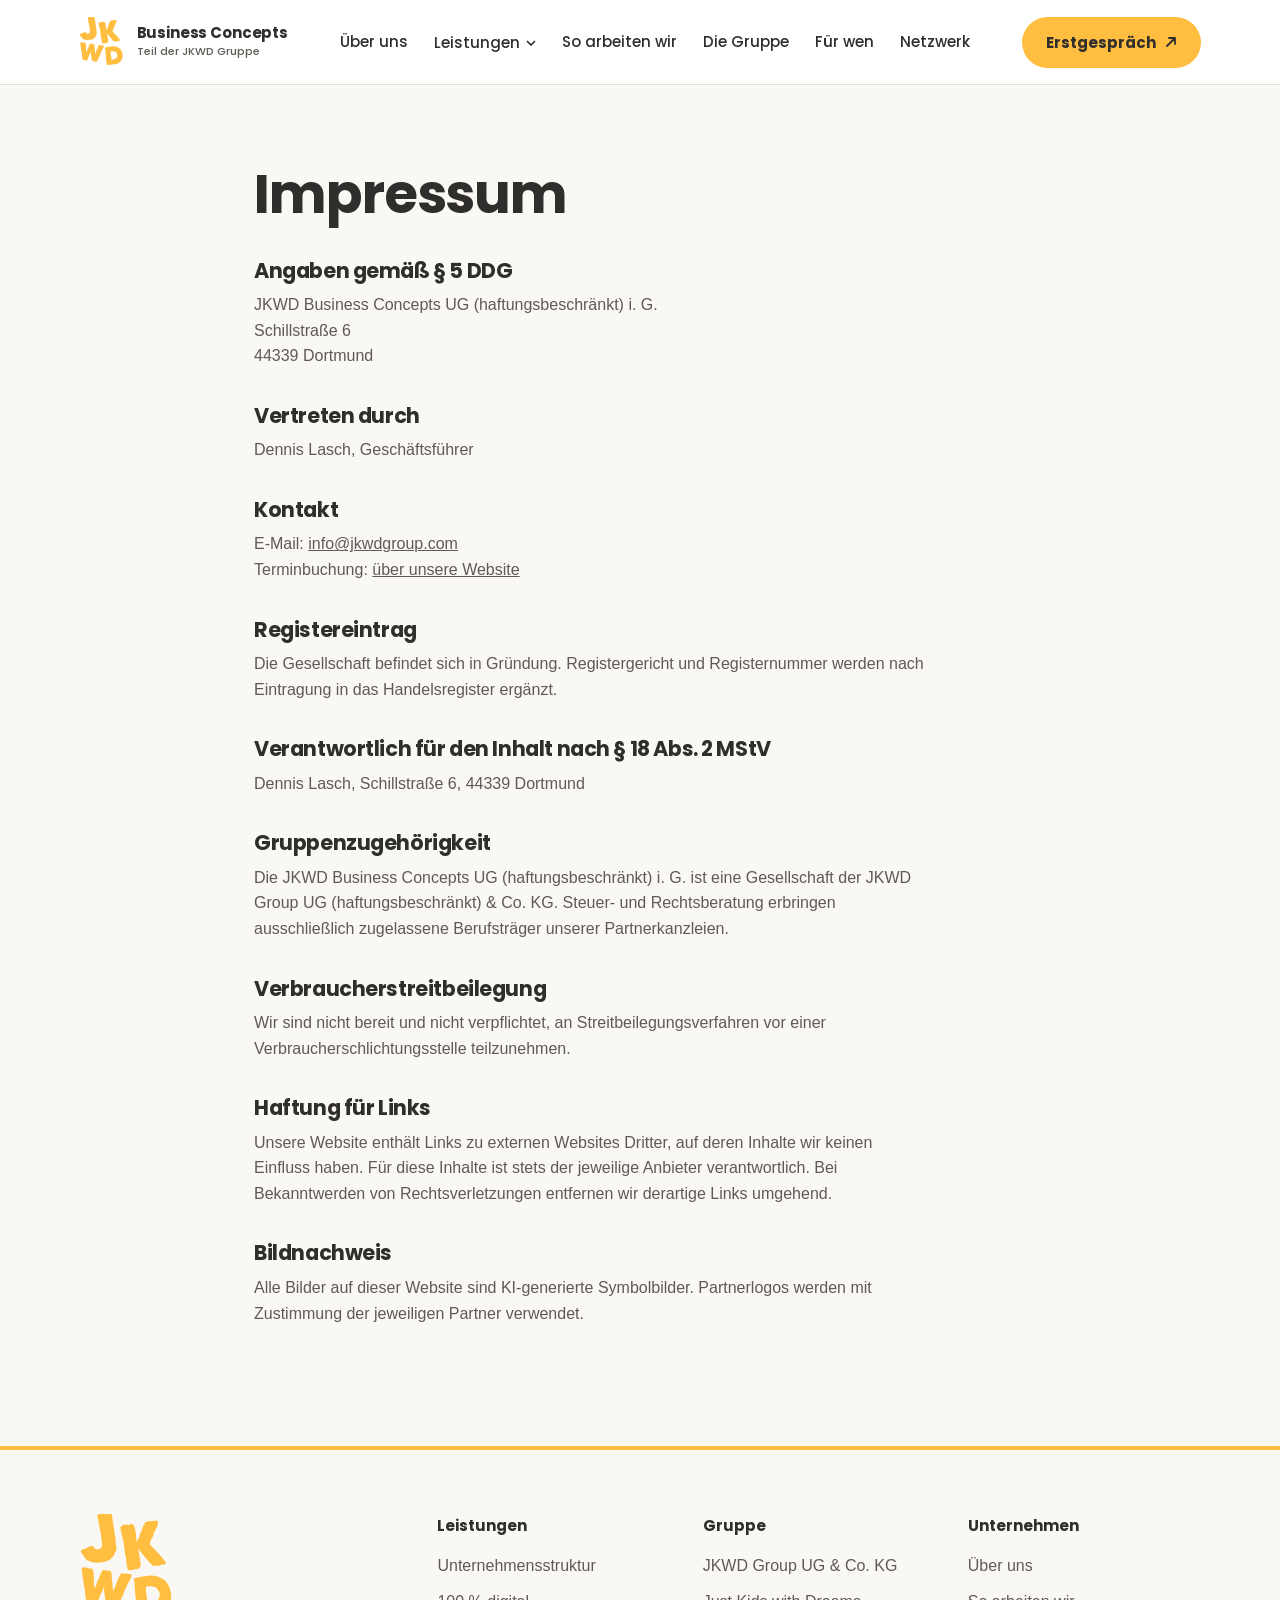
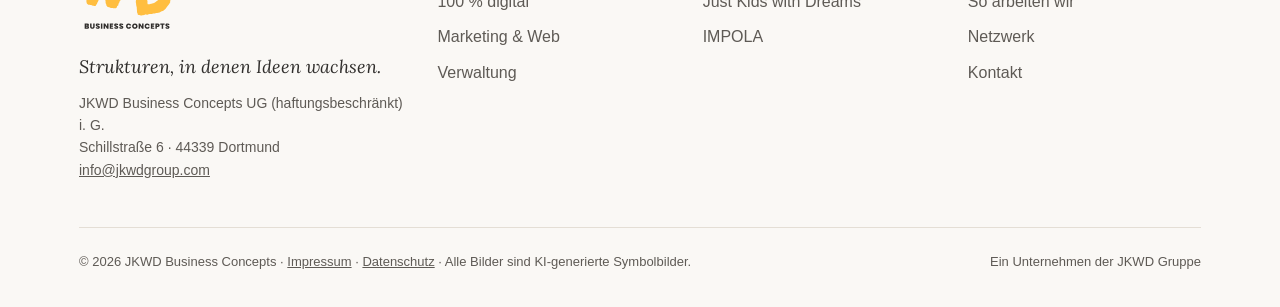
<file: impressum.html>
<!DOCTYPE html>
<html lang="de">
<head>
<meta charset="utf-8">
<meta name="viewport" content="width=device-width, initial-scale=1, viewport-fit=cover">
<title>Impressum – JKWD Business Concepts</title>

<link rel="icon" href="favicon.svg" type="image/svg+xml">
<link rel="apple-touch-icon" href="apple-touch-icon.png">
<link rel="stylesheet" href="assets/css/style.css">
<script src="assets/js/main.js" defer></script>
</head>
<body>
<svg width="0" height="0" style="position:absolute" aria-hidden="true">
  <defs><g id="jk"><path fill="#FFBE40" d="M576.1552734375,903.060546875c-2.99609375-1.498046875-6.7412109375-1.498046875-9.736328125-2.2470703125-3.7451171875,0-5.9921875-1.498046875-8.2392578125-3.7451171875-2.2470703125-.7490234375-5.2431640625-1.498046875-5.9921875-1.498046875-5.9921875,0-11.9833984375,0-17.2265625-2.2470703125-5.9921875-2.2470703125-11.2353515625-6.7412109375-17.2265625-8.98828125-5.2431640625-1.498046875-10.486328125-.7490234375-14.98046875-2.24609375-8.23828125-1.498046875-12.732421875-9.7373046875-17.9755859375-14.98046875-4.494140625-3.7451171875-9.7373046875-5.9921875-13.4814453125-9.736328125-3.7451171875-3.7451171875-5.9921875-8.98828125-8.2392578125-14.2314453125-3.7451171875-6.7412109375-11.2353515625-11.234375-14.98046875-17.9755859375-2.24609375-2.99609375-3.744140625-5.9921875-4.4931640625-8.98828125-.7490234375-3.7451171875-.7490234375-7.4892578125-2.99609375-9.736328125-2.99609375-2.2470703125-5.9921875-4.494140625-8.2392578125-7.490234375-4.494140625-7.490234375-8.9873046875-14.9794921875-10.4853515625-23.21875-2.2470703125-16.478515625,17.9755859375-23.9677734375,34.453125-26.9638671875,2.99609375,0,5.9921875,0,8.98828125-1.498046875,6.740234375-2.2470703125,11.9833984375-8.98828125,18.724609375-11.2353515625,4.494140625-2.2470703125,10.486328125-1.498046875,14.23046875-4.4931640625,5.9921875-4.494140625,12.7333984375-9.7373046875,19.474609375-11.984375,4.4931640625-.7490234375,9.736328125-.7490234375,13.4814453125.7490234375,2.99609375-2.99609375,5.2431640625-6.7412109375,8.98828125-8.2392578125,2.99609375-2.2470703125,6.740234375-2.2470703125,9.736328125-2.2470703125,2.99609375.7490234375,5.2431640625,1.498046875,6.7412109375,2.99609375,1.498046875,2.2470703125,4.494140625,5.9921875,5.2431640625,6.7412109375,2.2470703125,1.498046875,4.494140625,2.99609375,5.9912109375,5.2431640625,1.498046875,2.99609375,3.7451171875,5.9921875,5.2431640625,8.9873046875,2.2470703125,2.99609375,11.984375,11.984375,14.98046875,14.2314453125,1.498046875.7490234375,3.744140625,1.498046875,5.2421875,2.2470703125,4.494140625,1.498046875,9.7373046875,2.2470703125,14.2314453125,1.498046875,6.7412109375-.7490234375,21.720703125-1.498046875,25.4658203125-3.7451171875,1.498046875-.7490234375,6.740234375-5.2431640625,7.4892578125-5.9921875,3.7451171875-2.2470703125,8.2392578125-3.7451171875,11.2353515625-7.490234375,5.9921875-6.740234375,8.98828125-15.728515625,9.7373046875-24.716796875.7490234375-8.23828125.7490234375-17.2265625,0-25.46484375-.7490234375-7.490234375-2.99609375-14.2314453125-3.7451171875-20.97265625,0-8.23828125,1.498046875-16.4775390625,0-25.4658203125-1.498046875-8.9873046875-4.494140625-17.9755859375-5.9921875-26.962890625-1.498046875-11.984375.7490234375-24.716796875-2.99609375-36.701171875-2.99609375-11.9833984375-6.7412109375-23.21875-8.98828125-35.951171875-4.4931640625-20.9716796875-6.740234375-41.9443359375-11.234375-62.916015625-2.2470703125-8.23828125-5.9921875-15.728515625-7.490234375-24.716796875-.7490234375-5.9912109375,0-12.732421875,1.498046875-18.724609375-3.7451171875-11.234375-7.4892578125-25.4658203125-8.23828125-35.951171875-1.498046875-1.498046875-2.99609375-3.7451171875-4.494140625-5.9921875-5.2431640625-10.486328125-2.99609375-26.21484375,6.740234375-32.20703125,3.7451171875-2.99609375,8.98828125-4.494140625,13.482421875-3.7451171875,5.2431640625-5.2421875,14.23046875-8.23828125,21.720703125-7.4892578125,2.2470703125.7490234375,3.7451171875,0,5.9921875,0,6.740234375-2.2470703125,13.4814453125-2.99609375,20.22265625-2.99609375s12.732421875-2.2470703125,18.724609375-.7490234375c.7490234375,0,1.498046875-.7490234375,2.2470703125-.7490234375,8.2392578125-3.7451171875,17.2265625-3.7451171875,26.9638671875-2.99609375,4.494140625-1.498046875,9.736328125-2.2470703125,14.9794921875-2.99609375s10.486328125-.7490234375,14.98046875,2.2470703125c4.4931640625,2.2470703125,8.9873046875,6.7412109375,11.9833984375,11.2353515625,2.99609375,4.4931640625,2.99609375,8.9873046875,5.2431640625,13.4814453125,2.2470703125,5.2431640625,5.2431640625,9.7373046875,5.9921875,14.9794921875,1.498046875,7.490234375,1.498046875,14.2314453125,1.498046875,21.720703125,0,6.7412109375,2.2470703125,14.2314453125,2.9951171875,20.97265625.7490234375,8.9873046875,0,17.2265625,1.498046875,26.2138671875,1.498046875,7.490234375,5.9921875,14.2314453125,6.7412109375,21.7216796875.7490234375,5.2421875,0,10.4853515625-.7490234375,15.728515625,0,2.99609375,1.498046875,5.2431640625,2.2470703125,8.2392578125,5.2431640625,12.732421875,5.2431640625,26.962890625,6.7412109375,40.4453125,1.498046875,8.2392578125,3.7451171875,15.728515625,3.7451171875,23.9677734375.7490234375,2.99609375-.7490234375,17.2265625.7490234375,20.22265625,2.9951171875,8.2392578125,7.4892578125,15.728515625,8.23828125,23.9677734375,1.498046875,6.7412109375-.7490234375,14.23046875.7490234375,21.720703125.7490234375,6.7412109375,2.99609375,13.482421875,3.7451171875,20.22265625,0,3.7451171875-2.99609375,23.9677734375-1.498046875,28.4619140625,2.2470703125,9.7373046875,3.7451171875,20.9716796875,5.2431640625,31.4580078125,0,1.498046875,3.7451171875,11.9833984375,3.7451171875,13.4814453125.7490234375,5.9921875,2.2470703125,31.4580078125.7490234375,37.4501953125-2.2470703125,14.23046875-10.486328125,26.21484375-17.9765625,37.44921875-2.24609375,4.494140625-2.9951171875,9.7373046875-2.9951171875,14.98046875-.7490234375,4.494140625-2.2470703125,9.736328125-5.2431640625,13.4814453125-8.98828125,11.984375-20.22265625,22.4697265625-29.9599609375,33.705078125-3.7451171875,3.7451171875-6.7412109375,8.23828125-10.4853515625,11.9833984375-6.7412109375,5.2431640625-16.478515625,5.9921875-23.9677734375,10.486328125-5.2431640625,3.7451171875-10.486328125,7.4892578125-17.2275390625,9.736328125-8.23828125,2.99609375-17.2265625,4.494140625-26.21484375,7.490234375-6.740234375,2.99609375-14.23046875,4.494140625-21.720703125,4.494140625-2.2470703125.7490234375-10.4853515625-.7490234375-11.9833984375,0-5.2431640625,1.498046875-10.486328125,2.99609375-16.478515625,3.7451171875-5.9912109375.7490234375-12.732421875-2.2470703125-18.724609375,0-8.9873046875,2.2470703125-37.44921875,3.7451171875-46.4375,1.498046875Z"/><path fill="#FFBE40" d="M964.1328125,987.6962890625c-6.7412109375-3.7451171875-10.4853515625-11.234375-13.4814453125-18.724609375-2.99609375-6.7412109375-2.2470703125-13.482421875-2.2470703125-20.9716796875,0,0-.7490234375,0-.7490234375-.7490234375-2.2470703125-3.7451171875-2.99609375-8.98828125-2.99609375-13.482421875-2.2470703125-2.99609375-3.7451171875-5.9912109375-4.494140625-8.9873046875,0-4.494140625,2.2470703125-8.2392578125,1.498046875-12.7333984375-.7490234375-3.7451171875,0-7.4892578125.7490234375-11.234375,0-1.498046875-2.2470703125-4.494140625-2.2470703125-5.9921875,0-.7490234375,0-4.494140625-.7490234375-5.9921875-3.7451171875-5.2431640625-2.2470703125-12.732421875-2.2470703125-18.724609375,0-5.2431640625-.7490234375-10.486328125-.7490234375-14.9794921875,0-2.2470703125-.7490234375-3.7451171875-1.498046875-5.2431640625-.7490234375-3.7451171875-.7490234375-7.490234375,0-11.984375-3.7451171875-3.744140625-4.4931640625-8.9873046875-5.2421875-14.23046875-2.99609375-2.99609375-5.2431640625-7.490234375-5.2431640625-11.2353515625,0-3.744140625,1.498046875-8.23828125.7490234375-11.9833984375-1.498046875-2.99609375-2.2470703125-6.7412109375-2.2470703125-10.486328125,0-2.2470703125-1.498046875-3.744140625-1.498046875-5.2421875-1.498046875-3.7451171875,0-8.2392578125-.7490234375-11.984375v-3.7451171875c-1.498046875-3.7451171875-2.2470703125-8.2392578125-2.2470703125-12.732421875-.7490234375-4.494140625-.7490234375-8.2392578125-1.498046875-12.7333984375,0-1.498046875-3.7451171875-12.732421875-4.494140625-14.9794921875,0-3.7451171875,1.498046875-7.490234375.7490234375-11.2353515625v-10.4853515625c-5.2431640625-10.486328125-5.2431640625-23.21875-5.2431640625-35.9521484375-1.4970703125-2.2470703125-2.24609375-5.2431640625-2.24609375-7.490234375v-12.732421875c-7.490234375-9.7373046875-8.98828125-21.720703125-10.486328125-33.705078125,0-1.498046875-.7490234375-2.99609375-.7490234375-3.744140625,0-1.498046875-1.498046875-3.7451171875-2.2470703125-4.494140625-1.498046875-2.2470703125-4.494140625-14.98046875-5.2431640625-17.9765625-2.2470703125-9.736328125-3.7451171875-19.4736328125-3.7451171875-29.958984375-2.24609375-2.2470703125-3.744140625-5.9921875-3.744140625-9.7373046875,0-1.498046875.7490234375-7.490234375,2.2470703125-11.9833984375-2.99609375-2.99609375-6.7412109375-5.2431640625-8.2392578125-8.98828125-4.494140625-9.7373046875-1.498046875-30.708984375,5.2431640625-39.6962890625,2.2470703125-2.99609375,5.9912109375-5.9921875,10.4853515625-7.490234375,1.498046875-.7490234375,8.98828125-5.9921875,10.486328125-6.7412109375,8.23828125-2.99609375,17.9755859375-2.2470703125,26.21484375-3.7451171875,8.23828125-.7490234375,16.4775390625-2.2470703125,24.716796875-1.498046875,5.2421875.7490234375,9.736328125,2.99609375,14.23046875,5.2431640625,5.9921875-2.99609375,10.486328125-8.23828125,17.2265625-10.4853515625,7.490234375-2.99609375,17.2275390625-.7490234375,24.716796875,2.2470703125,5.2431640625,2.24609375,9.7373046875,5.9912109375,12.7333984375,10.4853515625,0,0,0,.7490234375.7490234375.7490234375,4.494140625,2.2470703125,8.23828125,8.2392578125,8.9873046875,13.482421875,0,.7490234375,2.2470703125,2.24609375,2.99609375,2.9951171875,1.498046875,2.2470703125,2.2470703125,5.2431640625,2.2470703125,8.2392578125.7490234375,5.2431640625,2.2470703125,11.2353515625,1.498046875,16.4775390625-.7490234375,2.2470703125,2.99609375,5.9921875,2.99609375,8.2392578125.7490234375.7490234375,0,7.490234375.7490234375,8.2392578125,0,.7490234375,1.498046875,2.2470703125,1.498046875,2.99609375,1.498046875,3.744140625.7490234375,8.23828125,0,12.732421875,0,.7490234375,0,1.498046875.7490234375,1.498046875,2.99609375,2.99609375,4.494140625,5.9921875,4.494140625,8.98828125,2.2470703125,5.2421875,2.99609375,11.234375,2.2470703125,16.4775390625-1.498046875,7.490234375-.7490234375,22.4697265625,0,38.947265625.7490234375,1.498046875.7490234375,3.7451171875,1.498046875,5.2431640625,0,.7490234375,2.2470703125,2.99609375,2.2470703125,3.7451171875,4.4931640625,5.2431640625,3.7451171875,20.9716796875,1.498046875,27.712890625,0,.7490234375,0,1.498046875-.7490234375,2.2470703125.7490234375,4.4931640625,1.498046875,7.4892578125,2.99609375,9.736328125,0,1.498046875.748046875,2.2470703125.748046875,3.7451171875.7490234375-.7490234375.7490234375-1.498046875,1.498046875-1.498046875,5.9921875-11.9833984375,9.7373046875-24.716796875,15.7294921875-36.7001953125,2.99609375-5.2431640625,6.740234375-9.7373046875,10.4853515625-14.98046875v-4.4931640625c.7490234375-1.498046875,2.2470703125-4.494140625,2.2470703125-5.2431640625-.7490234375-3.7451171875,0-8.2392578125,2.2470703125-11.2353515625,0-.7490234375.7490234375-1.498046875,1.498046875-2.2470703125.7490234375-5.9912109375,1.498046875-11.234375,3.7451171875-17.2265625,2.2470703125-6.7412109375,5.9921875-12.732421875,9.7373046875-19.4736328125l.748046875-.7490234375c0-4.494140625,2.2470703125-8.2392578125,5.2431640625-11.2353515625.7490234375-.7490234375,0-2.2470703125,0-2.99609375,0-3.744140625,2.99609375-7.4892578125,5.2431640625-10.4853515625,0-2.2470703125,1.498046875-4.494140625,2.2470703125-6.7412109375v-5.9921875c.7490234375-1.498046875,1.498046875-3.744140625,2.2470703125-5.9912109375.7490234375-2.99609375,1.498046875-5.2431640625,2.99609375-6.7412109375,1.498046875-2.2470703125,1.498046875-5.9921875,2.99609375-8.2392578125.7490234375-1.498046875,2.9951171875-5.2421875,3.744140625-6.740234375,0-3.7451171875,0-7.490234375,2.2470703125-10.486328125,2.2470703125-4.494140625,6.7412109375-8.2392578125,11.984375-10.486328125.7490234375-1.4970703125,1.498046875-2.9951171875,2.2470703125-4.4931640625-1.498046875-7.490234375,2.2470703125-20.2236328125,8.9873046875-23.9677734375,3.7451171875-1.498046875,22.4697265625-7.490234375,26.21484375-8.2392578125,4.494140625-.7490234375,8.2392578125,0,12.7333984375-.7490234375s22.4697265625-5.2431640625,26.9638671875-4.494140625c1.498046875,0,4.4931640625,1.498046875,5.2421875,1.498046875,4.494140625-.7490234375,9.7373046875-2.2470703125,14.2314453125-1.498046875,14.23046875,0,28.4619140625-4.494140625,42.6923828125-4.494140625,13.4814453125-.7490234375,18.724609375,14.98046875,16.4775390625,27.712890625-.7490234375,6.7412109375-5.2421875,12.7333984375-8.23828125,18.724609375-1.498046875,1.498046875.7490234375,10.486328125.7490234375,12.7333984375-.7490234375,11.234375-8.98828125,20.9716796875-14.2314453125,30.708984375-1.498046875,3.744140625-2.99609375,7.4892578125-5.2431640625,11.234375-2.9951171875,5.2431640625-6.740234375,9.7373046875-10.4853515625,14.2314453125-2.2470703125,2.24609375-2.2470703125,5.9912109375-2.99609375,8.9873046875-.7490234375,5.9921875-3.7451171875,11.2353515625-6.7412109375,17.2265625-.7490234375.7490234375-1.498046875,2.2470703125-1.498046875,3.7451171875,1.498046875,5.9921875.7490234375,12.7333984375-2.2470703125,17.9765625-2.24609375,3.744140625-9.736328125,15.728515625-9.736328125,19.4736328125.7490234375,4.494140625-1.498046875,8.9873046875-3.7451171875,11.9833984375-3.7451171875,5.2431640625-8.98828125,9.7373046875-11.9833984375,14.98046875-4.494140625,5.9912109375-11.984375,37.44921875-14.2314453125,44.1904296875,0,2.2470703125-2.2470703125,9.736328125-3.7451171875,11.234375-.7490234375.7490234375-2.2470703125,1.498046875-2.99609375,2.2470703125,5.2431640625,2.2470703125,9.7373046875,5.9921875,12.7333984375,10.486328125,1.498046875,2.99609375,2.2470703125,6.7412109375,2.99609375,9.736328125,0,1.498046875,1.498046875,2.2470703125,2.2470703125,2.99609375,5.9912109375,3.7451171875,12.732421875,7.490234375,17.9755859375,12.7333984375,2.99609375,2.99609375,4.494140625,6.740234375,5.2431640625,11.234375.7490234375,1.498046875,1.498046875,3.7451171875,2.99609375,4.494140625,9.736328125,6.7412109375,21.720703125,11.2353515625,26.962890625,20.9716796875,2.2470703125,2.99609375,2.99609375,7.490234375,4.494140625,10.486328125,1.498046875.7490234375,3.7451171875,2.2470703125,3.7451171875,2.99609375,2.2470703125,1.498046875,5.9921875,1.498046875,7.490234375,3.7451171875,5.9921875,5.2421875,11.9833984375,11.234375,14.9794921875,18.724609375.7490234375.7490234375.7490234375,1.498046875,1.498046875,1.498046875.7490234375.7490234375,1.498046875,2.2470703125,2.2470703125,2.99609375,1.498046875.7490234375,2.99609375,1.498046875,4.494140625,2.99609375.7490234375.7490234375,4.494140625,1.498046875,5.2431640625,2.2470703125,3.744140625,1.4970703125,5.9912109375,6.740234375,5.9912109375,11.234375.7490234375.7490234375,1.498046875,2.2470703125,2.2470703125,2.99609375l5.9921875,5.9921875c1.498046875.7490234375,2.99609375,1.498046875,3.7451171875,2.2470703125,0,0,0,.7490234375.7490234375,1.498046875.7490234375,1.4970703125,1.498046875,2.24609375,2.2470703125,2.9951171875,1.498046875.7490234375,2.99609375,1.498046875,3.7451171875,2.2470703125.7490234375,1.498046875,1.498046875,2.2470703125,2.24609375,4.494140625,1.498046875,1.498046875,2.2470703125,4.494140625,2.99609375,6.7412109375,2.2470703125,1.498046875,4.494140625,4.494140625,6.7412109375,6.7412109375,2.99609375,3.744140625,5.9921875,6.740234375,7.490234375,11.234375,3.7451171875,4.494140625,8.23828125,8.2392578125,9.736328125,13.482421875.7490234375.748046875.7490234375,2.9951171875,1.498046875,2.9951171875,3.7451171875,2.99609375,7.490234375,5.2431640625,10.486328125,8.98828125,6.7412109375,8.98828125,4.494140625,20.9716796875-5.2431640625,26.21484375-7.490234375,3.7451171875-16.4775390625,1.498046875-23.9677734375,3.7451171875-6.7412109375,2.99609375-14.9794921875,2.99609375-22.4697265625,3.7451171875-2.2470703125,3.744140625-5.9921875,6.740234375-10.486328125,7.4892578125-4.4931640625,1.498046875-9.736328125.7490234375-14.9794921875,0-4.494140625,0-8.98828125,2.99609375-14.23046875,3.7451171875-6.7412109375.7490234375-12.7333984375-.7490234375-19.474609375-1.498046875-3.744140625,0-7.4892578125,2.2470703125-11.9833984375,2.2470703125-3.7451171875.7490234375-8.2392578125-.7490234375-11.984375,0-.748046875,0-5.9912109375,1.498046875-6.740234375,1.498046875-4.494140625,0-8.98828125-2.99609375-11.2353515625-6.7412109375-.7490234375-2.2470703125-.7490234375-3.7451171875-.7490234375-5.9912109375-2.99609375-1.498046875-5.9921875-3.7451171875-8.23828125-6.7412109375-5.2431640625-7.490234375-14.98046875-11.2353515625-20.2236328125-18.724609375-2.24609375-2.99609375-4.4931640625-6.7412109375-5.2421875-10.486328125-.7490234375-1.498046875-.7490234375-3.7451171875-1.498046875-4.494140625-6.7412109375-5.2431640625-14.2314453125-8.9873046875-18.7255859375-15.728515625-2.9951171875-3.7451171875-4.4931640625-8.98828125-5.2421875-13.4814453125-5.2431640625-2.99609375-11.2353515625-5.2431640625-15.7294921875-8.98828125-3.744140625-3.7451171875-5.9912109375-9.7373046875-5.9912109375-14.98046875-5.2431640625-2.9951171875-11.984375-6.740234375-14.2314453125-12.732421875,0-.7490234375-.7490234375-3.7451171875-1.498046875-4.494140625-3.7451171875-5.2431640625-11.234375-6.740234375-14.9794921875-11.9833984375s-5.2431640625-12.7333984375-10.486328125-17.2275390625c-7.4892578125-8.23828125-16.4775390625-15.728515625-23.21875-24.716796875-.7490234375-2.2470703125-5.2421875-11.234375-6.740234375-12.732421875-2.2470703125-2.99609375-4.494140625-5.2431640625-6.7412109375-8.2392578125,1.498046875,6.7412109375,2.2470703125,12.7333984375,3.7451171875,18.724609375,1.498046875,10.486328125,5.2421875,20.2236328125,5.2421875,30.708984375.7490234375,2.2470703125.7490234375,4.494140625.7490234375,5.9921875,1.498046875,3.7451171875,2.2470703125,7.490234375,2.2470703125,11.2353515625,2.99609375,3.744140625,5.2431640625,8.23828125,5.9921875,12.732421875s-.7490234375,8.2392578125-1.498046875,11.984375c2.2470703125,4.4931640625,2.2470703125,9.736328125,2.99609375,14.9794921875.7490234375,0,2.2470703125,1.498046875,2.2470703125,2.2470703125.7490234375.7490234375,2.99609375,5.2431640625,2.99609375,6.7412109375.7490234375,5.2421875-1.498046875,11.234375-2.99609375,16.4775390625,3.7451171875,5.2431640625,3.7451171875,12.732421875,4.494140625,19.4736328125,0,.7490234375,1.498046875,2.99609375,1.498046875,3.7451171875,2.2470703125,4.494140625,2.99609375,10.4853515625,4.494140625,14.9794921875,2.9951171875,7.490234375-.7490234375,19.4736328125-6.7412109375,27.712890625-2.2470703125,8.98828125-8.2392578125,23.21875-12.7333984375,27.712890625-3.7451171875,4.494140625-9.736328125,7.490234375-15.728515625,8.2392578125-6.7412109375,1.498046875-13.4814453125,0-20.22265625-2.2470703125-.7490234375-.7490234375-1.498046875-1.498046875-2.2470703125-.7490234375-3.7451171875,2.99609375-8.2392578125,5.9912109375-13.482421875,7.4892578125-4.494140625,1.498046875-8.9873046875,1.498046875-14.23046875,1.498046875-.7490234375,0-2.2470703125.7490234375-3.7451171875.7490234375-.7490234375.7490234375-5.2431640625,4.494140625-5.9921875,4.494140625-2.2470703125.7490234375-5.2431640625.7490234375-7.4892578125,0-1.498046875,0-8.2392578125-1.498046875-11.2353515625-1.498046875-2.99609375.7490234375-5.2431640625,1.498046875-7.490234375,2.2470703125-5.9912109375,2.2470703125-13.4814453125,2.99609375-17.9755859375-.7490234375Z"/><path fill="#FFBE40" d="M806.1728515625,1422.3564453125c-3.599609375,0-7.7998046875-1.2001953125-11.400390625-1.2001953125-4.7998046875,0-10.2001953125.6005859375-14.3994140625-1.19921875-1.2001953125,0-1.80078125-1.2001953125-3-1.2001953125-2.400390625.599609375-5.400390625,1.2001953125-7.80078125.599609375-6,0-11.3994140625-5.400390625-17.400390625-7.2001953125-7.19921875-1.7998046875-14.3994140625-4.2001953125-22.2001953125-5.3994140625-3.599609375-.6005859375-8.3994140625-1.80078125-10.19921875-5.400390625-1.2001953125-1.2001953125-1.80078125-3-2.400390625-4.7998046875-4.7998046875-1.7998046875-8.400390625-7.2001953125-7.2001953125-14.400390625,0-1.7998046875-1.2001953125-8.400390625-1.2001953125-9.6005859375,0-1.19921875-3.599609375-3.599609375-4.7998046875-4.7998046875-1.7998046875-3.599609375-1.7998046875-17.400390625-1.7998046875-21.599609375-.6005859375-3-1.7998046875-5.400390625-1.7998046875-8.400390625-.6005859375-3-.6005859375-6.6005859375-.6005859375-9.6005859375,0-1.7998046875-1.2001953125-3.599609375-1.7998046875-4.7998046875-.6005859375-2.3994140625,0-10.2001953125,0-12.599609375-4.7998046875-4.80078125-2.400390625-14.400390625-2.400390625-21.6005859375v-.599609375c-1.2001953125-3-3-5.400390625-3.599609375-8.400390625-.6005859375-2.400390625-2.400390625-15-2.400390625-18,0-1.2001953125.6005859375-3.6005859375.6005859375-6-.6005859375-1.80078125-1.2001953125-4.2001953125-1.2001953125-6v-3c-.6005859375-1.2001953125-.6005859375-2.400390625-1.2001953125-4.2001953125-.599609375-2.400390625,0-5.400390625,0-8.400390625,0-1.2001953125-1.7998046875-3.599609375-1.7998046875-4.7998046875-1.7998046875-4.2001953125-1.2001953125-13.80078125.599609375-20.400390625-.599609375-1.7998046875-.599609375-3.599609375-.599609375-5.400390625-.6005859375-1.7998046875,1.2001953125-9,.599609375-10.2001953125-1.2001953125-3.599609375-1.7998046875-6.599609375-2.3994140625-10.2001953125-3,3.0009765625-6.0009765625,6.0009765625-9.0009765625,9.6005859375.6005859375,1.7998046875.6005859375,4.2001953125.6005859375,6v1.7998046875c0,4.2001953125-1.7998046875,8.400390625-4.2001953125,12,0,1.2001953125,0,2.400390625-.599609375,3-1.80078125,3.6005859375-5.400390625,6.6005859375-6.6005859375,10.2001953125-.599609375,2.400390625-1.7998046875,4.2001953125-3,6.6005859375-.599609375,0,0,1.7998046875,0,2.3994140625,0,5.400390625-4.2001953125,9.0009765625-7.2001953125,13.80078125-1.7998046875,4.2001953125-3.599609375,8.3994140625-6,12-1.2001953125,1.7998046875-1.7998046875,3-3,4.2001953125-.599609375,1.2001953125-1.2001953125,1.7998046875-1.7998046875,3,0,4.7998046875-4.2001953125,8.3994140625-7.2001953125,11.400390625-.599609375.599609375-1.7998046875,1.7998046875-2.400390625,3.599609375.6005859375,4.7998046875,1.2001953125,9,0,13.2001953125,0,1.2001953125-.599609375,2.3994140625-.599609375,4.2001953125-.599609375,2.3994140625-.599609375,4.7998046875-1.7998046875,7.2001953125-1.2001953125,2.3994140625-6.6005859375,10.2001953125-6.6005859375,12.599609375.6005859375,3.6005859375,0,6.6005859375-1.19921875,9.6005859375-.6005859375,1.19921875-4.2001953125,4.7998046875-4.2001953125,6-1.2001953125,4.2001953125-1.80078125,7.7998046875-4.2001953125,11.3994140625-.6005859375,1.2001953125-6,8.400390625-6.6005859375,9.6005859375,0,1.2001953125-.599609375,5.400390625-.599609375,6.599609375-1.2001953125,6-5.400390625,12-9.6005859375,16.2001953125-2.3994140625,4.2001953125-3.599609375,10.2001953125-7.19921875,13.2001953125-1.80078125,1.2001953125-3.6005859375,1.80078125-5.400390625,2.400390625-1.7998046875,1.2001953125-4.2001953125,2.400390625-7.2001953125,2.400390625-4.7998046875,0-9.599609375-1.80078125-12-5.400390625-3,1.2001953125-6,1.7998046875-9,1.2001953125-4.7998046875,0-9-2.400390625-13.2001953125-4.2001953125s-8.400390625-1.7998046875-13.2001953125-3c-3.599609375-.6005859375-7.2001953125-2.400390625-10.7998046875-3.6005859375-2.400390625-.599609375-4.80078125,0-7.2001953125,0-3,.6005859375-5.400390625,0-8.400390625-1.19921875-6-1.80078125-16.2001953125-11.400390625-17.400390625-18.0009765625-.599609375-2.3994140625.6005859375-5.3994140625-1.2001953125-7.7998046875-3.599609375-6.599609375-1.7998046875-15-1.19921875-22.7998046875,0-6.6005859375-5.400390625-12.6005859375-7.2001953125-19.2001953125-1.2001953125-6-1.2001953125-12-1.7998046875-18.0009765625,0-.599609375-.6005859375-1.19921875-1.2001953125-1.7998046875-2.400390625-3-4.2001953125-7.2001953125-3.6005859375-10.7998046875,0-4.7998046875,1.2001953125-10.2001953125,2.400390625-15,.599609375-4.2001953125-3.599609375-7.80078125-4.2001953125-12-1.2001953125-3-1.7998046875-6-1.2001953125-9,0-3.6005859375,1.80078125-16.80078125.6005859375-19.80078125-1.80078125-4.2001953125-3.6005859375-7.7998046875-4.2001953125-12-.6005859375-6,.599609375-12.599609375,0-19.2001953125,0-.599609375-2.400390625-1.2001953125-2.400390625-1.7998046875-3-2.400390625-4.7998046875-6-4.7998046875-9,0-4.80078125,1.7998046875-9.6005859375,3-13.80078125-2.400390625-1.7998046875-4.7998046875-4.7998046875-5.400390625-7.7998046875-.599609375-4.7998046875,1.2001953125-9.599609375,1.80078125-14.400390625-3-3.599609375-5.400390625-8.3994140625-6-12.599609375-.6005859375-6,2.3994140625-12,1.7998046875-18,0-1.80078125-4.80078125-9-5.400390625-10.80078125-4.2001953125-9-3-19.7998046875-2.400390625-30,0-1.2001953125.6005859375-4.2001953125,0-4.7998046875-3-3-6-6.6005859375-6.599609375-10.80078125-.599609375-3.599609375,0-7.19921875.599609375-10.7998046875,0-1.2001953125,1.80078125-6.599609375,1.2001953125-7.7998046875-1.2001953125-3.6005859375-2.3994140625-6.6005859375-3-10.2001953125-.599609375-5.400390625,0-10.7998046875,0-16.7998046875-2.3994140625-2.400390625-4.7998046875-6-4.7998046875-9.6005859375-.599609375-4.2001953125.599609375-8.400390625,1.7998046875-12-2.3994140625-3.6005859375-4.7998046875-7.7998046875-4.7998046875-12,0-6,3.599609375-15.6005859375,9.599609375-18,2.400390625-.6005859375,3.6005859375-4.2001953125,6-5.400390625,3-2.400390625,6.6005859375-3.599609375,10.80078125-3.599609375s8.3994140625,1.19921875,12.599609375,2.3994140625c4.2001953125.6005859375,9-1.2001953125,13.2001953125-.599609375,3,.599609375,6,2.3994140625,7.80078125,4.7998046875,4.7998046875-.599609375,9.599609375-1.7998046875,13.7998046875-.599609375,1.7998046875.599609375,3.599609375,3,5.400390625,4.19921875,4.19921875,1.80078125,9,3,13.19921875,4.2001953125,7.80078125,2.400390625,16.2001953125-.599609375,24.0009765625.6005859375,4.2001953125,0,8.3994140625,3,10.2001953125,6.599609375,1.7998046875,3.6005859375,1.19921875,7.2001953125,2.3994140625,10.7998046875,1.7998046875,8.400390625,5.400390625,16.80078125,6.6005859375,25.201171875,1.2001953125,5.3994140625.599609375,10.7998046875,1.2001953125,16.19921875.599609375,3.0009765625,1.7998046875,18.6005859375,1.7998046875,21.6005859375.599609375,7.7998046875-1.7998046875,15-.6005859375,22.2001953125,1.2001953125,7.2001953125,8.400390625,13.80078125,7.80078125,21,0,5.400390625-4.80078125,9.6005859375-8.400390625,13.2001953125,1.7998046875,6,4.7998046875,12.6005859375,4.7998046875,18.6005859375-.599609375,1.7998046875-3,11.400390625-3,13.7998046875,0,.6005859375,1.7998046875,2.400390625,2.400390625,3,3,5.400390625,3,10.2001953125,0,16.2001953125,1.2001953125,4.80078125,2.3994140625,10.2001953125,3,15.6005859375,0,6.599609375,1.2001953125,13.7998046875,2.3994140625,20.400390625,1.2001953125-1.80078125,2.400390625-3,3.6005859375-4.80078125,0,0,.599609375-.599609375.599609375-1.19921875,1.2001953125-2.400390625,2.400390625-4.80078125,4.2001953125-6.6005859375v-.599609375c2.400390625-6.6005859375,2.400390625-13.2001953125,4.7998046875-19.2001953125,3-6.6005859375,8.400390625-13.2001953125,11.400390625-20.400390625,0-3,1.2001953125-6.6005859375,2.400390625-9.6005859375.599609375-.599609375,1.2001953125-1.7998046875,1.7998046875-2.3994140625.599609375-6,4.7998046875-12,7.7998046875-17.400390625.6005859375-.599609375,1.2001953125-1.7998046875,1.2001953125-3-.599609375-6,2.400390625-12,6-17.400390625,1.7998046875-3,3-6.599609375,4.2001953125-10.2001953125,1.7998046875-4.7998046875,4.7998046875-9,7.2001953125-13.7998046875,1.7998046875-3,2.3994140625-6.6005859375,3.599609375-10.2001953125,4.2001953125-9.599609375,8.400390625-19.2001953125,12.6005859375-28.80078125-.6005859375-3.599609375,0-8.3994140625,2.3994140625-10.7998046875,1.2001953125-1.2001953125,5.400390625-6.599609375,6-7.7998046875,2.400390625-5.400390625,4.80078125-10.7998046875,6.6005859375-15.6005859375,3.599609375-9,15.599609375-8.3994140625,24.6005859375-5.3994140625.599609375,0,1.19921875-.6005859375,1.7998046875-.6005859375,4.7998046875-.599609375,9-.599609375,13.7998046875-.599609375,5.400390625,0,10.2001953125,2.3994140625,15.6005859375,3,3.599609375,1.2001953125,7.7998046875,0,12,.599609375,2.3994140625.6005859375,4.7998046875,1.80078125,7.2001953125,3.6005859375,3,0,6.599609375,0,9.599609375.599609375,2.400390625.6005859375,5.400390625,2.400390625,7.7998046875,5.400390625,7.80078125,0,14.400390625,6,13.80078125,13.7998046875,0,1.7998046875-1.7998046875,6-.6005859375,7.2001953125,1.80078125,3.599609375,2.400390625,7.7998046875,1.80078125,12,1.19921875,1.7998046875,1.7998046875,3.6005859375,2.3994140625,5.400390625v2.3994140625c.6005859375,7.80078125-2.3994140625,16.80078125-3.599609375,24.6005859375,3,3,6,7.2001953125,6.599609375,11.400390625.6005859375,6.599609375-1.7998046875,13.2001953125-1.2001953125,19.7998046875,1.2001953125,4.7998046875,0,10.2001953125-.599609375,15,0,1.80078125.599609375,3,1.2001953125,4.2001953125,3,4.2001953125,6.599609375,9.6005859375,6,14.400390625,0,4.2001953125-1.7998046875,8.400390625-1.7998046875,13.2001953125.599609375,6,1.2001953125,12,1.7998046875,18,.599609375,4.2001953125,1.2001953125,7.7998046875,1.2001953125,11.400390625,0,2.3994140625-1.2001953125,10.2001953125-.6005859375,12,3.6005859375,10.7998046875,3,22.7998046875,6,33.6005859375.6005859375,1.7998046875.6005859375,6,.6005859375,10.7998046875.599609375-.599609375.599609375-1.2001953125.599609375-1.2001953125.6005859375-1.7998046875,4.2001953125-7.2001953125,4.2001953125-8.400390625,0-3-.599609375-6,0-9,.599609375-4.7998046875,3.6005859375-9,6-12.599609375,4.2001953125-5.400390625,8.400390625-10.2001953125,10.7998046875-16.80078125,2.400390625-6,4.80078125-12,7.2001953125-18,.6005859375-2.3994140625,1.80078125-4.2001953125,1.2001953125-6.599609375-1.2001953125-3.6005859375-.599609375-7.7998046875.6005859375-10.7998046875,1.7998046875-3.0009765625,4.19921875-4.80078125,4.7998046875-7.80078125,2.3994140625-7.2001953125,4.2001953125-15,9.599609375-19.7998046875,1.2001953125-1.2001953125,5.400390625-4.2001953125,5.400390625-6,.599609375-3,.599609375-6,1.2001953125-9,1.2001953125-4.80078125,3.599609375-9,6-13.2001953125,2.3994140625-4.2001953125,1.2001953125-9.6005859375,3-13.80078125,2.3994140625-3.599609375,6-6.599609375,7.7998046875-10.7998046875,2.400390625-4.7998046875,3-10.2001953125,4.7998046875-15,1.2001953125-1.7998046875,6-7.7998046875,6.6005859375-9.6005859375.599609375-4.19921875,1.2001953125-9,3.599609375-12,2.400390625-3,12.6005859375-7.2001953125,16.2001953125-7.7998046875,8.400390625-1.7998046875,18,1.7998046875,25.80078125,5.400390625,3.599609375-2.400390625,9-2.400390625,13.7998046875-2.400390625,5.400390625.599609375,12-1.7998046875,17.400390625.599609375,4.7998046875,2.400390625,10.2001953125,6.0009765625,15.599609375,6.6005859375,4.80078125,0,25.80078125.599609375,30.0009765625,1.7998046875,15,4.7998046875,7.2001953125,24,0,38.400390625-.6005859375,1.7998046875-1.2001953125,3.6005859375-1.2001953125,6,.599609375,2.400390625-1.2001953125,6.6005859375-3,8.400390625-1.2001953125,1.2001953125-3,1.7998046875-4.2001953125,3-2.400390625,4.7998046875-3.599609375,10.2001953125-6.599609375,14.400390625-.6005859375,1.19921875-7.80078125,6.599609375-8.400390625,8.3994140625,0,1.2001953125.599609375,6,.599609375,7.80078125.6005859375,5.3994140625-4.2001953125,10.2001953125-7.2001953125,14.3994140625-3,3.6005859375-5.3994140625,7.80078125-9.599609375,10.2001953125,0,3,0,6.6005859375-.599609375,9.6005859375-1.2001953125,4.2001953125-4.2001953125,7.2001953125-7.2001953125,9.599609375,0,4.2001953125.599609375,8.400390625,0,12.6005859375-1.2001953125,4.7998046875-6,8.400390625-9.6005859375,11.400390625-1.7998046875,1.19921875-6,5.3994140625-6,8.3994140625,0,2.400390625,1.2001953125,5.400390625,0,8.400390625-.599609375,2.400390625-3,5.400390625-5.400390625,7.2001953125-.599609375.599609375-2.3994140625,5.3994140625-2.3994140625,6-2.400390625,4.2001953125-6,7.7998046875-8.400390625,11.400390625-.599609375,1.19921875.6005859375,3.599609375,1.2001953125,4.7998046875.599609375,6-3,12-6.6005859375,17.400390625-.599609375.599609375,0,1.19921875.6005859375,2.3994140625,1.2001953125,3.6005859375.599609375,8.400390625-1.2001953125,12-2.400390625,4.2001953125-6,7.2001953125-9.599609375,10.80078125,1.19921875,3.599609375,1.19921875,7.7998046875-.6005859375,10.7998046875-2.3994140625,3.599609375-5.400390625,6.599609375-8.400390625,9.599609375,0,4.2001953125-1.19921875,8.400390625-3.599609375,11.400390625-1.2001953125,1.2001953125-5.400390625,4.2001953125-5.400390625,6,0,1.80078125,0,4.2001953125-.599609375,6-3.599609375,9.6005859375-12.6005859375,16.80078125-17.400390625,25.80078125-1.7998046875,2.3994140625,0,6-.599609375,9-1.2001953125,6.599609375-7.80078125,11.400390625-12,16.7998046875-1.2001953125.6005859375,1.19921875,3,1.7998046875,4.80078125.599609375,3.599609375-.6005859375,8.3994140625-3.6005859375,11.3994140625-1.19921875,1.2001953125-9,4.80078125-9.599609375,7.2001953125-1.7998046875,2.400390625-5.400390625,16.7998046875-7.7998046875,19.2001953125-4.2001953125,5.400390625-13.80078125,6-21.6005859375,6Z"/><path fill="#FFBE40" d="M1103.763671875,1504.5576171875c-6-.6005859375-12-3.6005859375-18.599609375-4.7998046875-4.2001953125-1.2001953125-9-.6005859375-13.2001953125-3-5.400390625-4.2001953125-7.2001953125-10.80078125-6-18.0009765625-3-3-4.7998046875-7.19921875-6-12-1.2001953125-6.599609375,0-13.7998046875-.6005859375-21-1.7998046875-10.7998046875-1.7998046875-21-2.3994140625-31.80078125,0-4.19921875-1.2001953125-7.7998046875-3-11.3994140625-4.2001953125-10.80078125-3.6005859375-22.80078125-4.80078125-33.6005859375-.599609375-6-3.599609375-12-3-18.6005859375,0-4.19921875,3.6005859375-25.7998046875,3-30,0-.599609375-1.19921875-2.3994140625-1.7998046875-3-6.6005859375-10.7998046875-3.6005859375-25.7998046875-4.7998046875-38.400390625-.6005859375-7.2001953125-3.6005859375-13.7998046875-3.6005859375-20.400390625-.599609375-9,1.2001953125-17.3994140625.6005859375-26.400390625,0-6-3.6005859375-12-4.2001953125-18.599609375-1.7998046875-14.400390625-1.2001953125-28.80078125-1.2001953125-42.6005859375,0-7.2001953125,0-15-1.2001953125-21.6005859375-.599609375-6.599609375-3-13.2001953125-3-19.2001953125,0-3.599609375,2.400390625-15,.6005859375-18-2.400390625-4.2001953125-4.80078125-9-6.0009765625-13.7998046875,0-1.7998046875,0-4.2001953125.6005859375-6.6005859375.599609375-1.19921875,1.7998046875-3,1.7998046875-3.599609375.6005859375-1.7998046875,2.400390625-2.400390625,3.6005859375-3.6005859375,2.3994140625-1.7998046875,4.7998046875-4.19921875,8.3994140625-5.3994140625,3-.6005859375,6-1.2001953125,9.0009765625-2.400390625,3-1.7998046875,6-4.2001953125,9.599609375-4.2001953125,5.400390625,0,12,1.80078125,17.400390625-.599609375,3-1.2001953125,6.599609375-2.400390625,10.2001953125-3,4.2001953125-1.2001953125,8.3994140625-.6005859375,12.599609375-1.2001953125,2.400390625-.599609375,4.2001953125-1.7998046875,6-3.599609375.6005859375-.6005859375,4.2001953125-1.80078125,5.400390625-1.80078125,2.400390625,0,4.2001953125,0,6.599609375-.599609375,1.80078125.599609375,3.6005859375.599609375,5.400390625,0,3-.599609375,6.6005859375-1.2001953125,10.2001953125-1.7998046875,3,0,5.400390625,0,8.400390625,1.2001953125,1.2001953125.599609375,1.7998046875.599609375,3,.599609375,7.2001953125-2.400390625,13.7998046875-4.7998046875,21-6.599609375,4.2001953125-.6005859375,8.400390625-.6005859375,12.6005859375-1.2001953125,5.3994140625-1.2001953125,10.7998046875-2.400390625,16.19921875-3,7.2001953125,0,15.0009765625.599609375,22.201171875,0,6.599609375-.6005859375,13.19921875-2.400390625,19.7998046875,0,6.599609375,2.3994140625,15-.6005859375,22.2001953125,1.2001953125,5.400390625,1.19921875,9.599609375,6,15.599609375,6.599609375,6.6005859375,1.2001953125,13.80078125-2.400390625,20.400390625,0,3,1.2001953125,5.400390625,4.2001953125,9,5.400390625,3.6005859375,1.19921875,7.80078125,2.3994140625,12.0009765625,4.19921875,4.7998046875,2.400390625,9,6.0009765625,13.19921875,8.400390625,6.0009765625,2.400390625,13.2001953125,3.6005859375,17.400390625,7.7998046875,1.2001953125,1.2001953125,4.2001953125,4.2001953125,5.400390625,4.80078125,4.2001953125,1.7998046875,9,3.599609375,12.599609375,6,4.80078125,2.3994140625,8.400390625,6.599609375,12.6005859375,9.599609375,7.2001953125,5.400390625,15,11.400390625,20.400390625,19.2001953125,3.599609375,4.80078125,7.2001953125,9.6005859375,10.7998046875,15,1.2001953125,3,2.400390625,6,3.6005859375,9.0009765625,1.7998046875,4.19921875,5.3994140625,7.7998046875,7.7998046875,12,1.7998046875,3.599609375,3,7.7998046875,4.7998046875,11.3994140625,1.7998046875,4.2001953125,5.400390625,7.2001953125,6.6005859375,11.400390625,1.7998046875,4.2001953125,3,9,4.19921875,13.7998046875,1.80078125,6.0009765625,4.80078125,10.80078125,6,16.80078125,0,1.7998046875,1.2001953125,11.400390625,1.2001953125,13.2001953125,1.2001953125,4.2001953125,3,7.7998046875,4.2001953125,12,1.2001953125,6.599609375.6005859375,13.2001953125,1.2001953125,19.7998046875,1.2001953125,6.6005859375,2.400390625,13.2001953125,2.400390625,19.80078125-.6005859375,10.2001953125-2.400390625,19.7998046875-3,29.400390625,0,4.19921875,0,7.7998046875-.6005859375,11.3994140625-.599609375,5.400390625-3,10.80078125-5.400390625,15.6005859375-.599609375,1.7998046875-3,6.599609375-2.3994140625,7.7998046875.599609375,4.2001953125,1.7998046875,7.7998046875.599609375,12-1.2001953125,6-13.7998046875,24.0009765625-17.400390625,28.2001953125-6,7.2001953125-13.7998046875,13.2001953125-18.599609375,21.0009765625-10.2001953125,14.3994140625-21,29.400390625-35.400390625,40.2001953125-4.7998046875,3-9.6005859375,6-14.400390625,8.3994140625-5.400390625,3.0009765625-12,4.80078125-17.400390625,7.80078125-6,3-11.3994140625,6.599609375-17.3994140625,9-9.6005859375,3-19.2001953125,5.400390625-28.80078125,6.599609375-6,1.2001953125-12,.6005859375-18,2.400390625-5.400390625,1.2001953125-10.7998046875,3.599609375-16.7998046875,4.2001953125-5.400390625,1.2001953125-10.80078125.599609375-16.2001953125,1.2001953125-6.0009765625,1.19921875-12.0009765625,3-18.0009765625,3.599609375-4.7998046875.599609375-9.599609375-.599609375-15,0-8.400390625,1.2001953125-16.2001953125,7.2001953125-25.2001953125,7.7998046875-6,.6005859375-12.599609375-2.3994140625-17.400390625-6-7.7998046875,1.7998046875-15,7.2001953125-22.2001953125,9.6005859375-6,1.7998046875-12.599609375,1.2001953125-18.599609375,3-5.400390625,1.7998046875-11.400390625,3-16.80078125,3ZM1181.7646484375,1376.755859375c6.6005859375-.599609375,13.7998046875-1.2001953125,20.400390625-1.2001953125,6,0,11.400390625-2.3994140625,16.7998046875-3.599609375,4.2001953125-.599609375,8.400390625-1.2001953125,12.6005859375-3,9-3,18-7.2001953125,27-10.2001953125,6-3,11.400390625-7.7998046875,16.2001953125-12,4.2001953125-3,9-4.2001953125,12.6005859375-7.2001953125,3-3,6.599609375-6,8.3994140625-9.599609375,1.80078125-3.6005859375,3-7.2001953125,4.80078125-10.2001953125,3.599609375-4.80078125,16.2001953125-18,15-24.0009765625,0-1.7998046875-.6005859375-3.599609375-1.2001953125-5.3994140625-.599609375-6.6005859375,2.400390625-13.2001953125,3.599609375-19.80078125.6005859375-2.3994140625-1.19921875-15-1.7998046875-17.3994140625,0-3.6005859375,0-14.400390625-2.3994140625-17.400390625-2.400390625-3-5.400390625-6-7.2001953125-9.6005859375-1.80078125-3.599609375-3.6005859375-7.7998046875-6-10.7998046875-4.2001953125-3.599609375-9-6-12.0009765625-10.2001953125-3-3.599609375-4.19921875-8.400390625-6-12.599609375-1.7998046875-4.2001953125-13.2001953125-8.400390625-17.3994140625-10.2001953125-6.6005859375-2.400390625-14.400390625-.6005859375-21.6005859375-2.400390625-4.2001953125-1.7998046875-7.2001953125-5.400390625-11.400390625-7.2001953125-7.7998046875-3.599609375-40.2001953125-1.7998046875-48.6005859375-1.7998046875-4.19921875.599609375-7.7998046875.599609375-12,1.7998046875-3.599609375,1.7998046875-6.599609375,4.2001953125-10.2001953125,6.6005859375,2.400390625,6,.6005859375,13.2001953125.6005859375,19.7998046875,0,7.2001953125.599609375,15,0,22.2001953125-.6005859375,3.6005859375-1.2001953125,7.2001953125-1.7998046875,10.7998046875,3,3.6005859375,4.7998046875,7.80078125,4.7998046875,12.0009765625,1.2001953125,9-.6005859375,19.2001953125,1.7998046875,28.2001953125s3.599609375,18,4.2001953125,27c.599609375,3.599609375,2.3994140625,6.599609375,3,9.599609375,2.400390625,8.400390625,1.7998046875,16.80078125,2.400390625,25.2001953125,0,2.400390625,1.19921875,4.80078125,2.3994140625,6.6005859375,3,7.2001953125-1.2001953125,15.6005859375-.599609375,23.400390625,0,.599609375,1.7998046875,3,2.3994140625,3.599609375.6005859375,3,1.2001953125,6,1.2001953125,9Z"/></g></defs>
  <symbol id="arr" viewBox="0 0 12 12"><path d="M2 10 10 2M4 2h6v6" fill="none" stroke="currentColor" stroke-width="1.8" stroke-linecap="round" stroke-linejoin="round"/></symbol>
</svg>
<header class="site-header">
  <div class="wrap nav">
    <a class="brand" href="index.html#top" aria-label="JKWD Business Concepts – Startseite">
      <svg viewBox="400 350 1092 1200" aria-hidden="true" focusable="false"><use href="#jk"/></svg>
      <span>Business Concepts<small>Teil der JKWD Gruppe</small></span>
    </a>
    <nav aria-label="Hauptnavigation">
      <ul class="menu" id="menu">
        <li><a href="index.html#ueber-uns">Über uns</a></li>
        <li class="has-sub">
          <button type="button" aria-expanded="false" aria-controls="sub-leistungen">Leistungen<svg viewBox="0 0 10 6"><path d="M1 1l4 4 4-4" fill="none" stroke="currentColor" stroke-width="1.6"/></svg></button>
          <ul class="sub" id="sub-leistungen">
            <li><a href="index.html#leistungen">Unternehmensstruktur &amp; Aufbau</a></li>
            <li><a href="index.html#digital">100 % digital &amp; papierlos</a></li>
            <li><a href="index.html#leistungen">KI &amp; Automation</a></li>
            <li><a href="index.html#leistungen">Marketing, Web &amp; Marke</a></li>
            <li><a href="index.html#leistungen">Verwaltung &amp; Backoffice</a></li>
            <li><a href="index.html#leistungen">Standort- &amp; Projektplanung</a></li>
          </ul>
        </li>
        <li><a href="index.html#vorgehen">So arbeiten wir</a></li>
        <li><a href="index.html#gruppe">Die Gruppe</a></li>
        <li><a href="index.html#fuer-wen">Für wen</a></li>
        <li><a href="index.html#netzwerk">Netzwerk</a></li>
        <li class="mob"><a class="btn btn-gold" href="index.html#termin">Erstgespräch buchen <svg><use href="#arr"/></svg></a></li>
      </ul>
    </nav>
    <a class="btn btn-gold desk" href="index.html#termin">Erstgespräch <svg><use href="#arr"/></svg></a>
    <button class="burger" type="button" aria-label="Menü öffnen" aria-expanded="false" aria-controls="menu"><svg viewBox="0 0 24 24" width="26" height="26"><path d="M3 7h18M3 12h18M3 17h18" stroke="currentColor" stroke-width="2" stroke-linecap="round"/></svg></button>
  </div>
</header>
<main class="legal"><div class="wrap">
<h1>Impressum</h1>
<h2>Angaben gemäß § 5 DDG</h2>
<p>JKWD Business Concepts UG (haftungsbeschränkt) i.&nbsp;G.<br>Schillstraße 6<br>44339 Dortmund</p>
<h2>Vertreten durch</h2>
<p>Dennis Lasch, Geschäftsführer</p>
<h2>Kontakt</h2>
<p>E-Mail: <a href="mailto:info@jkwdgroup.com">info@jkwdgroup.com</a><br>Terminbuchung: <a href="index.html#termin">über unsere Website</a></p>
<h2>Registereintrag</h2>
<p>Die Gesellschaft befindet sich in Gründung. Registergericht und Registernummer werden nach Eintragung in das Handelsregister ergänzt.</p>
<h2>Verantwortlich für den Inhalt nach § 18 Abs. 2 MStV</h2>
<p>Dennis Lasch, Schillstraße 6, 44339 Dortmund</p>
<h2>Gruppenzugehörigkeit</h2>
<p>Die JKWD Business Concepts UG (haftungsbeschränkt) i.&nbsp;G. ist eine Gesellschaft der JKWD Group UG (haftungsbeschränkt) &amp; Co. KG. Steuer- und Rechtsberatung erbringen ausschließlich zugelassene Berufsträger unserer Partnerkanzleien.</p>
<h2>Verbraucherstreitbeilegung</h2>
<p>Wir sind nicht bereit und nicht verpflichtet, an Streitbeilegungsverfahren vor einer Verbraucherschlichtungsstelle teilzunehmen.</p>
<h2>Haftung für Links</h2>
<p>Unsere Website enthält Links zu externen Websites Dritter, auf deren Inhalte wir keinen Einfluss haben. Für diese Inhalte ist stets der jeweilige Anbieter verantwortlich. Bei Bekanntwerden von Rechtsverletzungen entfernen wir derartige Links umgehend.</p>
<h2>Bildnachweis</h2>
<p>Alle Bilder auf dieser Website sind KI-generierte Symbolbilder. Partnerlogos werden mit Zustimmung der jeweiligen Partner verwendet.</p>
</div></main>
<footer>
  <div class="wrap">
    <div class="f-grid">
      <div>
        <svg class="mark" viewBox="400 350 1092 1330" role="img" aria-label="JKWD Business Concepts">
          <use href="#jk"/>
          <path style="fill:var(--logo-desc)" d="M514.626 1639.488Q514.626 1647.228 509.294 1651.614Q503.962 1656.0 494.33 1656.0H464.316V1595.37H493.384Q502.672 1595.37 507.961 1599.498Q513.25 1603.626 513.25 1611.108Q513.25 1616.44 510.455 1620.009Q507.65999999999997 1623.578 503.016 1624.868Q508.348 1626.0720000000001 511.48699999999997 1630.1570000000002Q514.626 1634.242 514.626 1639.488ZM481.172 1619.45H489.686Q496.05 1619.45 496.05 1614.204Q496.05 1608.786 489.686 1608.786H481.172ZM497.34 1637.08Q497.34 1634.328 495.663 1632.866Q493.986 1631.404 490.89 1631.404H481.172V1642.412H490.976Q497.34 1642.412 497.34 1637.08Z M542.7423749999999 1595.37V1630.544Q542.7423749999999 1635.446 545.0213749999999 1638.112Q547.3003749999999 1640.778 551.9443749999999 1640.778Q556.5883749999999 1640.778 558.9533749999999 1638.069Q561.318375 1635.36 561.318375 1630.544V1595.37H578.1743749999999V1630.544Q578.1743749999999 1638.886 574.648375 1644.777Q571.1223749999999 1650.668 565.0593749999999 1653.635Q558.996375 1656.602 551.600375 1656.602Q544.2043749999999 1656.602 538.399375 1653.635Q532.5943749999999 1650.668 529.283375 1644.82Q525.9723749999999 1638.972 525.9723749999999 1630.544V1595.37Z M589.86475 1637.166H607.83875Q608.0967499999999 1640.348 609.73075 1641.81Q611.36475 1643.272 613.94475 1643.272Q616.26675 1643.272 617.77175 1642.1109999999999Q619.27675 1640.95 619.27675 1638.886Q619.27675 1636.22 616.78275 1634.758Q614.2887499999999 1633.296 608.69875 1631.49Q602.7647499999999 1629.512 599.10975 1627.663Q595.45475 1625.814 592.74575 1622.245Q590.03675 1618.676 590.03675 1612.914Q590.03675 1607.066 592.96075 1602.895Q595.8847499999999 1598.724 601.04475 1596.574Q606.20475 1594.424 612.7407499999999 1594.424Q623.3187499999999 1594.424 629.6397499999999 1599.3690000000001Q635.96075 1604.314 636.3907499999999 1613.258H618.0727499999999Q617.9867499999999 1610.506 616.3957499999999 1609.13Q614.80475 1607.754 612.31075 1607.754Q610.4187499999999 1607.754 609.2147499999999 1608.8719999999998Q608.0107499999999 1609.99 608.0107499999999 1612.054Q608.0107499999999 1613.774 609.34375 1615.021Q610.67675 1616.268 612.6547499999999 1617.171Q614.63275 1618.074 618.50275 1619.45Q624.2647499999999 1621.428 628.00575 1623.363Q631.74675 1625.298 634.45575 1628.781Q637.1647499999999 1632.264 637.1647499999999 1637.596Q637.1647499999999 1643.014 634.45575 1647.3139999999999Q631.74675 1651.614 626.6297500000001 1654.1080000000002Q621.51275 1656.602 614.54675 1656.602Q603.96875 1656.602 597.1747499999999 1651.571Q590.3807499999999 1646.54 589.86475 1637.166Z M666.055125 1595.37V1656.0H649.199125V1595.37Z M736.0535 1656.0H719.1975L696.7515 1622.116V1656.0H679.8955V1595.37H696.7515L719.1975 1629.684V1595.37H736.0535Z M766.749875 1608.872V1618.762H786.099875V1631.576H766.749875V1642.498H788.6798749999999V1656.0H749.893875V1595.37H788.6798749999999V1608.872Z M799.4242499999999 1637.166H817.39825Q817.6562499999999 1640.348 819.2902499999999 1641.81Q820.9242499999999 1643.272 823.50425 1643.272Q825.82625 1643.272 827.33125 1642.1109999999999Q828.83625 1640.95 828.83625 1638.886Q828.83625 1636.22 826.3422499999999 1634.758Q823.8482499999999 1633.296 818.25825 1631.49Q812.3242499999999 1629.512 808.6692499999999 1627.663Q805.01425 1625.814 802.3052499999999 1622.245Q799.5962499999999 1618.676 799.5962499999999 1612.914Q799.5962499999999 1607.066 802.5202499999999 1602.895Q805.4442499999999 1598.724 810.6042499999999 1596.574Q815.76425 1594.424 822.3002499999999 1594.424Q832.87825 1594.424 839.1992499999999 1599.3690000000001Q845.5202499999999 1604.314 845.9502499999999 1613.258H827.6322499999999Q827.5462499999999 1610.506 825.95525 1609.13Q824.36425 1607.754 821.8702499999999 1607.754Q819.9782499999999 1607.754 818.7742499999999 1608.8719999999998Q817.5702499999999 1609.99 817.5702499999999 1612.054Q817.5702499999999 1613.774 818.9032499999998 1615.021Q820.2362499999999 1616.268 822.21425 1617.171Q824.19225 1618.074 828.06225 1619.45Q833.8242499999999 1621.428 837.5652499999999 1623.363Q841.3062499999999 1625.298 844.0152499999999 1628.781Q846.7242499999999 1632.264 846.7242499999999 1637.596Q846.7242499999999 1643.014 844.0152499999999 1647.3139999999999Q841.3062499999999 1651.614 836.1892499999999 1654.1080000000002Q831.0722499999999 1656.602 824.1062499999999 1656.602Q813.52825 1656.602 806.73425 1651.571Q799.9402499999999 1646.54 799.4242499999999 1637.166Z M856.9526249999999 1637.166H874.926625Q875.1846249999999 1640.348 876.8186249999999 1641.81Q878.4526249999999 1643.272 881.0326249999999 1643.272Q883.3546249999999 1643.272 884.8596249999999 1642.1109999999999Q886.3646249999999 1640.95 886.3646249999999 1638.886Q886.3646249999999 1636.22 883.8706249999999 1634.758Q881.3766249999999 1633.296 875.786625 1631.49Q869.8526249999999 1629.512 866.1976249999999 1627.663Q862.5426249999999 1625.814 859.833625 1622.245Q857.1246249999999 1618.676 857.1246249999999 1612.914Q857.1246249999999 1607.066 860.0486249999999 1602.895Q862.9726249999999 1598.724 868.132625 1596.574Q873.2926249999999 1594.424 879.8286249999999 1594.424Q890.4066249999998 1594.424 896.7276249999999 1599.3690000000001Q903.0486249999999 1604.314 903.4786249999999 1613.258H885.1606249999999Q885.0746249999999 1610.506 883.4836249999998 1609.13Q881.892625 1607.754 879.3986249999999 1607.754Q877.5066249999999 1607.754 876.3026249999998 1608.8719999999998Q875.0986249999999 1609.99 875.0986249999999 1612.054Q875.0986249999999 1613.774 876.4316249999999 1615.021Q877.7646249999999 1616.268 879.7426249999999 1617.171Q881.7206249999999 1618.074 885.5906249999999 1619.45Q891.3526249999999 1621.428 895.093625 1623.363Q898.834625 1625.298 901.5436249999999 1628.781Q904.2526249999999 1632.264 904.2526249999999 1637.596Q904.2526249999999 1643.014 901.5436249999999 1647.3139999999999Q898.834625 1651.614 893.717625 1654.1080000000002Q888.6006249999999 1656.602 881.6346249999999 1656.602Q871.0566249999999 1656.602 864.2626249999998 1651.571Q857.4686249999999 1646.54 856.9526249999999 1637.166Z M965.0433749999999 1594.768Q976.3953749999998 1594.768 984.1353749999998 1600.8310000000001Q991.8753749999998 1606.894 994.1113749999998 1617.3H975.9653749999999Q974.3313749999999 1613.86 971.4503749999999 1612.054Q968.5693749999998 1610.248 964.7853749999998 1610.248Q958.9373749999999 1610.248 955.4543749999998 1614.4189999999999Q951.9713749999999 1618.59 951.9713749999999 1625.556Q951.9713749999999 1632.608 955.4543749999998 1636.779Q958.9373749999999 1640.95 964.7853749999998 1640.95Q968.5693749999998 1640.95 971.4503749999999 1639.144Q974.3313749999999 1637.338 975.9653749999999 1633.898H994.1113749999998Q991.8753749999998 1644.304 984.1353749999998 1650.3670000000002Q976.3953749999998 1656.43 965.0433749999999 1656.43Q956.0993749999999 1656.43 949.2193749999999 1652.517Q942.3393749999999 1648.604 938.5983749999998 1641.595Q934.8573749999998 1634.586 934.8573749999998 1625.556Q934.8573749999998 1616.612 938.5983749999998 1609.603Q942.3393749999999 1602.594 949.2193749999999 1598.681Q956.0993749999999 1594.768 965.0433749999999 1594.768Z M1004.2537499999999 1625.47Q1004.2537499999999 1616.526 1008.4247499999999 1609.431Q1012.59575 1602.336 1019.7337499999999 1598.38Q1026.8717499999998 1594.424 1035.38575 1594.424Q1043.9857499999998 1594.424 1051.0807499999999 1598.38Q1058.1757499999999 1602.336 1062.30375 1609.431Q1066.43175 1616.526 1066.43175 1625.47Q1066.43175 1634.414 1062.30375 1641.509Q1058.1757499999999 1648.604 1051.03775 1652.603Q1043.8997499999998 1656.602 1035.38575 1656.602Q1026.8717499999998 1656.602 1019.7337499999999 1652.603Q1012.59575 1648.604 1008.4247499999999 1641.509Q1004.2537499999999 1634.414 1004.2537499999999 1625.47ZM1049.31775 1625.47Q1049.31775 1618.246 1045.57675 1614.075Q1041.83575 1609.904 1035.38575 1609.904Q1028.8497499999999 1609.904 1025.15175 1614.075Q1021.4537499999999 1618.246 1021.4537499999999 1625.47Q1021.4537499999999 1632.608 1025.15175 1636.779Q1028.8497499999999 1640.95 1035.38575 1640.95Q1041.83575 1640.95 1045.57675 1636.7359999999999Q1049.31775 1632.522 1049.31775 1625.47Z M1134.3661249999998 1656.0H1117.5101249999998L1095.0641249999999 1622.116V1656.0H1078.2081249999999V1595.37H1095.0641249999999L1117.5101249999998 1629.684V1595.37H1134.3661249999998Z M1176.3284999999998 1594.768Q1187.6804999999997 1594.768 1195.4204999999997 1600.8310000000001Q1203.1604999999997 1606.894 1205.3964999999998 1617.3H1187.2504999999996Q1185.6164999999996 1613.86 1182.7354999999998 1612.054Q1179.8544999999997 1610.248 1176.0704999999998 1610.248Q1170.2224999999999 1610.248 1166.7394999999997 1614.4189999999999Q1163.2564999999997 1618.59 1163.2564999999997 1625.556Q1163.2564999999997 1632.608 1166.7394999999997 1636.779Q1170.2224999999999 1640.95 1176.0704999999998 1640.95Q1179.8544999999997 1640.95 1182.7354999999998 1639.144Q1185.6164999999996 1637.338 1187.2504999999996 1633.898H1205.3964999999998Q1203.1604999999997 1644.304 1195.4204999999997 1650.3670000000002Q1187.6804999999997 1656.43 1176.3284999999998 1656.43Q1167.3844999999997 1656.43 1160.5044999999996 1652.517Q1153.6244999999997 1648.604 1149.8834999999997 1641.595Q1146.1424999999997 1634.586 1146.1424999999997 1625.556Q1146.1424999999997 1616.612 1149.8834999999997 1609.603Q1153.6244999999997 1602.594 1160.5044999999996 1598.681Q1167.3844999999997 1594.768 1176.3284999999998 1594.768Z M1234.4588749999998 1608.872V1618.762H1253.8088749999997V1631.576H1234.4588749999998V1642.498H1256.3888749999999V1656.0H1217.6028749999998V1595.37H1256.3888749999999V1608.872Z M1294.1372499999998 1635.532H1285.79525V1656.0H1268.93925V1595.37H1294.1372499999998Q1301.44725 1595.37 1306.56425 1597.9499999999998Q1311.6812499999999 1600.53 1314.26125 1605.088Q1316.84125 1609.646 1316.84125 1615.58Q1316.84125 1621.084 1314.30425 1625.5990000000002Q1311.7672499999999 1630.114 1306.65025 1632.8229999999999Q1301.53325 1635.532 1294.1372499999998 1635.532ZM1299.64125 1615.58Q1299.64125 1608.958 1292.50325 1608.958H1285.79525V1622.116H1292.50325Q1299.64125 1622.116 1299.64125 1615.58Z M1373.509625 1595.37V1608.786H1357.341625V1656.0H1340.485625V1608.786H1324.489625V1595.37Z M1382.1899999999998 1637.166H1400.1639999999998Q1400.4219999999998 1640.348 1402.0559999999998 1641.81Q1403.6899999999998 1643.272 1406.2699999999998 1643.272Q1408.5919999999999 1643.272 1410.0969999999998 1642.1109999999999Q1411.6019999999999 1640.95 1411.6019999999999 1638.886Q1411.6019999999999 1636.22 1409.1079999999997 1634.758Q1406.6139999999998 1633.296 1401.024 1631.49Q1395.09 1629.512 1391.435 1627.663Q1387.7799999999997 1625.814 1385.071 1622.245Q1382.3619999999999 1618.676 1382.3619999999999 1612.914Q1382.3619999999999 1607.066 1385.2859999999998 1602.895Q1388.2099999999998 1598.724 1393.37 1596.574Q1398.5299999999997 1594.424 1405.0659999999998 1594.424Q1415.6439999999998 1594.424 1421.9649999999997 1599.3690000000001Q1428.2859999999998 1604.314 1428.716 1613.258H1410.398Q1410.312 1610.506 1408.721 1609.13Q1407.1299999999999 1607.754 1404.6359999999997 1607.754Q1402.744 1607.754 1401.54 1608.8719999999998Q1400.3359999999998 1609.99 1400.3359999999998 1612.054Q1400.3359999999998 1613.774 1401.6689999999999 1615.021Q1403.0019999999997 1616.268 1404.9799999999998 1617.171Q1406.9579999999999 1618.074 1410.8279999999997 1619.45Q1416.59 1621.428 1420.331 1623.363Q1424.072 1625.298 1426.781 1628.781Q1429.4899999999998 1632.264 1429.4899999999998 1637.596Q1429.4899999999998 1643.014 1426.781 1647.3139999999999Q1424.072 1651.614 1418.955 1654.1080000000002Q1413.8379999999997 1656.602 1406.8719999999998 1656.602Q1396.2939999999999 1656.602 1389.5 1651.571Q1382.706 1646.54 1382.1899999999998 1637.166Z"/>
        </svg>
        <p class="f-claim">Strukturen, in denen Ideen wachsen.</p>
        <p class="f-addr">JKWD Business Concepts UG (haftungsbeschränkt) i. G.<br>Schillstraße 6 · 44339 Dortmund<br><a href="mailto:info@jkwdgroup.com">info@jkwdgroup.com</a></p>
      </div>
      <div><p class="f-h">Leistungen</p><ul><li><a href="index.html#leistungen">Unternehmensstruktur</a></li><li><a href="index.html#digital">100 % digital</a></li><li><a href="index.html#leistungen">Marketing &amp; Web</a></li><li><a href="index.html#leistungen">Verwaltung</a></li></ul></div>
      <div><p class="f-h">Gruppe</p><ul><li><a href="index.html#gruppe">JKWD Group UG &amp; Co. KG</a></li><li><a href="https://www.justkidswithdreams.com" target="_blank" rel="noopener">Just Kids with Dreams</a></li><li><a href="https://www.impola.de" target="_blank" rel="noopener">IMPOLA</a></li></ul></div>
      <div><p class="f-h">Unternehmen</p><ul><li><a href="index.html#ueber-uns">Über uns</a></li><li><a href="index.html#vorgehen">So arbeiten wir</a></li><li><a href="index.html#netzwerk">Netzwerk</a></li><li><a href="index.html#kontakt">Kontakt</a></li></ul></div>
    </div>
    <div class="f-bottom">
      <span>© 2026 JKWD Business Concepts · <a href="impressum.html">Impressum</a> · <a href="datenschutz.html">Datenschutz</a> · Alle Bilder sind KI-generierte Symbolbilder.</span>
      <span>Ein Unternehmen der JKWD Gruppe</span>
    </div>
  </div>
</footer>
</body>
</html>
</file>
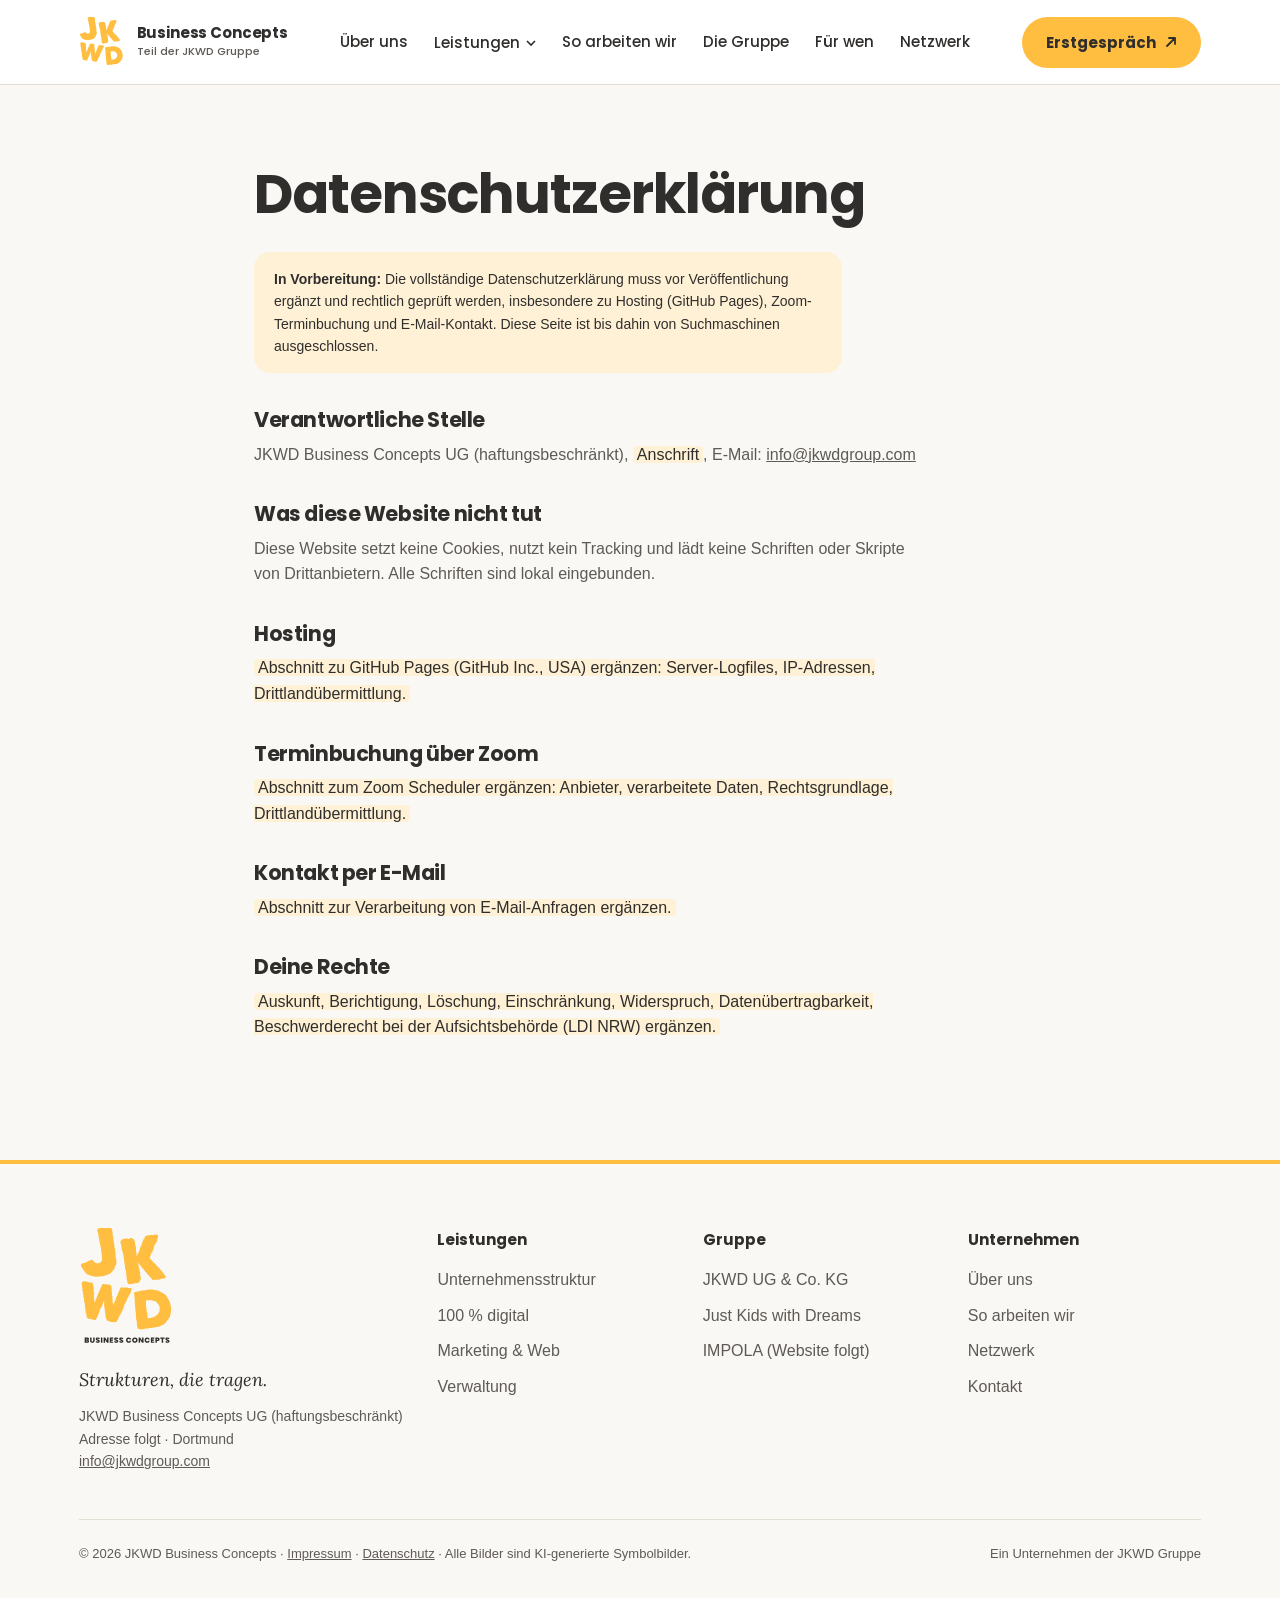
<file: jkwdgroup-website/datenschutz.html>
<!DOCTYPE html>
<html lang="de">
<head>
<meta charset="utf-8">
<meta name="viewport" content="width=device-width, initial-scale=1, viewport-fit=cover">
<title>Datenschutz – JKWD Business Concepts</title>
<meta name="robots" content="noindex">
<link rel="icon" href="favicon.svg" type="image/svg+xml">
<link rel="apple-touch-icon" href="apple-touch-icon.png">
<link rel="stylesheet" href="assets/css/style.css">
<script src="assets/js/main.js" defer></script>
</head>
<body>
<svg width="0" height="0" style="position:absolute" aria-hidden="true">
  <defs><g id="jk"><path fill="#FFBE40" d="M576.1552734375,903.060546875c-2.99609375-1.498046875-6.7412109375-1.498046875-9.736328125-2.2470703125-3.7451171875,0-5.9921875-1.498046875-8.2392578125-3.7451171875-2.2470703125-.7490234375-5.2431640625-1.498046875-5.9921875-1.498046875-5.9921875,0-11.9833984375,0-17.2265625-2.2470703125-5.9921875-2.2470703125-11.2353515625-6.7412109375-17.2265625-8.98828125-5.2431640625-1.498046875-10.486328125-.7490234375-14.98046875-2.24609375-8.23828125-1.498046875-12.732421875-9.7373046875-17.9755859375-14.98046875-4.494140625-3.7451171875-9.7373046875-5.9921875-13.4814453125-9.736328125-3.7451171875-3.7451171875-5.9921875-8.98828125-8.2392578125-14.2314453125-3.7451171875-6.7412109375-11.2353515625-11.234375-14.98046875-17.9755859375-2.24609375-2.99609375-3.744140625-5.9921875-4.4931640625-8.98828125-.7490234375-3.7451171875-.7490234375-7.4892578125-2.99609375-9.736328125-2.99609375-2.2470703125-5.9921875-4.494140625-8.2392578125-7.490234375-4.494140625-7.490234375-8.9873046875-14.9794921875-10.4853515625-23.21875-2.2470703125-16.478515625,17.9755859375-23.9677734375,34.453125-26.9638671875,2.99609375,0,5.9921875,0,8.98828125-1.498046875,6.740234375-2.2470703125,11.9833984375-8.98828125,18.724609375-11.2353515625,4.494140625-2.2470703125,10.486328125-1.498046875,14.23046875-4.4931640625,5.9921875-4.494140625,12.7333984375-9.7373046875,19.474609375-11.984375,4.4931640625-.7490234375,9.736328125-.7490234375,13.4814453125.7490234375,2.99609375-2.99609375,5.2431640625-6.7412109375,8.98828125-8.2392578125,2.99609375-2.2470703125,6.740234375-2.2470703125,9.736328125-2.2470703125,2.99609375.7490234375,5.2431640625,1.498046875,6.7412109375,2.99609375,1.498046875,2.2470703125,4.494140625,5.9921875,5.2431640625,6.7412109375,2.2470703125,1.498046875,4.494140625,2.99609375,5.9912109375,5.2431640625,1.498046875,2.99609375,3.7451171875,5.9921875,5.2431640625,8.9873046875,2.2470703125,2.99609375,11.984375,11.984375,14.98046875,14.2314453125,1.498046875.7490234375,3.744140625,1.498046875,5.2421875,2.2470703125,4.494140625,1.498046875,9.7373046875,2.2470703125,14.2314453125,1.498046875,6.7412109375-.7490234375,21.720703125-1.498046875,25.4658203125-3.7451171875,1.498046875-.7490234375,6.740234375-5.2431640625,7.4892578125-5.9921875,3.7451171875-2.2470703125,8.2392578125-3.7451171875,11.2353515625-7.490234375,5.9921875-6.740234375,8.98828125-15.728515625,9.7373046875-24.716796875.7490234375-8.23828125.7490234375-17.2265625,0-25.46484375-.7490234375-7.490234375-2.99609375-14.2314453125-3.7451171875-20.97265625,0-8.23828125,1.498046875-16.4775390625,0-25.4658203125-1.498046875-8.9873046875-4.494140625-17.9755859375-5.9921875-26.962890625-1.498046875-11.984375.7490234375-24.716796875-2.99609375-36.701171875-2.99609375-11.9833984375-6.7412109375-23.21875-8.98828125-35.951171875-4.4931640625-20.9716796875-6.740234375-41.9443359375-11.234375-62.916015625-2.2470703125-8.23828125-5.9921875-15.728515625-7.490234375-24.716796875-.7490234375-5.9912109375,0-12.732421875,1.498046875-18.724609375-3.7451171875-11.234375-7.4892578125-25.4658203125-8.23828125-35.951171875-1.498046875-1.498046875-2.99609375-3.7451171875-4.494140625-5.9921875-5.2431640625-10.486328125-2.99609375-26.21484375,6.740234375-32.20703125,3.7451171875-2.99609375,8.98828125-4.494140625,13.482421875-3.7451171875,5.2431640625-5.2421875,14.23046875-8.23828125,21.720703125-7.4892578125,2.2470703125.7490234375,3.7451171875,0,5.9921875,0,6.740234375-2.2470703125,13.4814453125-2.99609375,20.22265625-2.99609375s12.732421875-2.2470703125,18.724609375-.7490234375c.7490234375,0,1.498046875-.7490234375,2.2470703125-.7490234375,8.2392578125-3.7451171875,17.2265625-3.7451171875,26.9638671875-2.99609375,4.494140625-1.498046875,9.736328125-2.2470703125,14.9794921875-2.99609375s10.486328125-.7490234375,14.98046875,2.2470703125c4.4931640625,2.2470703125,8.9873046875,6.7412109375,11.9833984375,11.2353515625,2.99609375,4.4931640625,2.99609375,8.9873046875,5.2431640625,13.4814453125,2.2470703125,5.2431640625,5.2431640625,9.7373046875,5.9921875,14.9794921875,1.498046875,7.490234375,1.498046875,14.2314453125,1.498046875,21.720703125,0,6.7412109375,2.2470703125,14.2314453125,2.9951171875,20.97265625.7490234375,8.9873046875,0,17.2265625,1.498046875,26.2138671875,1.498046875,7.490234375,5.9921875,14.2314453125,6.7412109375,21.7216796875.7490234375,5.2421875,0,10.4853515625-.7490234375,15.728515625,0,2.99609375,1.498046875,5.2431640625,2.2470703125,8.2392578125,5.2431640625,12.732421875,5.2431640625,26.962890625,6.7412109375,40.4453125,1.498046875,8.2392578125,3.7451171875,15.728515625,3.7451171875,23.9677734375.7490234375,2.99609375-.7490234375,17.2265625.7490234375,20.22265625,2.9951171875,8.2392578125,7.4892578125,15.728515625,8.23828125,23.9677734375,1.498046875,6.7412109375-.7490234375,14.23046875.7490234375,21.720703125.7490234375,6.7412109375,2.99609375,13.482421875,3.7451171875,20.22265625,0,3.7451171875-2.99609375,23.9677734375-1.498046875,28.4619140625,2.2470703125,9.7373046875,3.7451171875,20.9716796875,5.2431640625,31.4580078125,0,1.498046875,3.7451171875,11.9833984375,3.7451171875,13.4814453125.7490234375,5.9921875,2.2470703125,31.4580078125.7490234375,37.4501953125-2.2470703125,14.23046875-10.486328125,26.21484375-17.9765625,37.44921875-2.24609375,4.494140625-2.9951171875,9.7373046875-2.9951171875,14.98046875-.7490234375,4.494140625-2.2470703125,9.736328125-5.2431640625,13.4814453125-8.98828125,11.984375-20.22265625,22.4697265625-29.9599609375,33.705078125-3.7451171875,3.7451171875-6.7412109375,8.23828125-10.4853515625,11.9833984375-6.7412109375,5.2431640625-16.478515625,5.9921875-23.9677734375,10.486328125-5.2431640625,3.7451171875-10.486328125,7.4892578125-17.2275390625,9.736328125-8.23828125,2.99609375-17.2265625,4.494140625-26.21484375,7.490234375-6.740234375,2.99609375-14.23046875,4.494140625-21.720703125,4.494140625-2.2470703125.7490234375-10.4853515625-.7490234375-11.9833984375,0-5.2431640625,1.498046875-10.486328125,2.99609375-16.478515625,3.7451171875-5.9912109375.7490234375-12.732421875-2.2470703125-18.724609375,0-8.9873046875,2.2470703125-37.44921875,3.7451171875-46.4375,1.498046875Z"/><path fill="#FFBE40" d="M964.1328125,987.6962890625c-6.7412109375-3.7451171875-10.4853515625-11.234375-13.4814453125-18.724609375-2.99609375-6.7412109375-2.2470703125-13.482421875-2.2470703125-20.9716796875,0,0-.7490234375,0-.7490234375-.7490234375-2.2470703125-3.7451171875-2.99609375-8.98828125-2.99609375-13.482421875-2.2470703125-2.99609375-3.7451171875-5.9912109375-4.494140625-8.9873046875,0-4.494140625,2.2470703125-8.2392578125,1.498046875-12.7333984375-.7490234375-3.7451171875,0-7.4892578125.7490234375-11.234375,0-1.498046875-2.2470703125-4.494140625-2.2470703125-5.9921875,0-.7490234375,0-4.494140625-.7490234375-5.9921875-3.7451171875-5.2431640625-2.2470703125-12.732421875-2.2470703125-18.724609375,0-5.2431640625-.7490234375-10.486328125-.7490234375-14.9794921875,0-2.2470703125-.7490234375-3.7451171875-1.498046875-5.2431640625-.7490234375-3.7451171875-.7490234375-7.490234375,0-11.984375-3.7451171875-3.744140625-4.4931640625-8.9873046875-5.2421875-14.23046875-2.99609375-2.99609375-5.2431640625-7.490234375-5.2431640625-11.2353515625,0-3.744140625,1.498046875-8.23828125.7490234375-11.9833984375-1.498046875-2.99609375-2.2470703125-6.7412109375-2.2470703125-10.486328125,0-2.2470703125-1.498046875-3.744140625-1.498046875-5.2421875-1.498046875-3.7451171875,0-8.2392578125-.7490234375-11.984375v-3.7451171875c-1.498046875-3.7451171875-2.2470703125-8.2392578125-2.2470703125-12.732421875-.7490234375-4.494140625-.7490234375-8.2392578125-1.498046875-12.7333984375,0-1.498046875-3.7451171875-12.732421875-4.494140625-14.9794921875,0-3.7451171875,1.498046875-7.490234375.7490234375-11.2353515625v-10.4853515625c-5.2431640625-10.486328125-5.2431640625-23.21875-5.2431640625-35.9521484375-1.4970703125-2.2470703125-2.24609375-5.2431640625-2.24609375-7.490234375v-12.732421875c-7.490234375-9.7373046875-8.98828125-21.720703125-10.486328125-33.705078125,0-1.498046875-.7490234375-2.99609375-.7490234375-3.744140625,0-1.498046875-1.498046875-3.7451171875-2.2470703125-4.494140625-1.498046875-2.2470703125-4.494140625-14.98046875-5.2431640625-17.9765625-2.2470703125-9.736328125-3.7451171875-19.4736328125-3.7451171875-29.958984375-2.24609375-2.2470703125-3.744140625-5.9921875-3.744140625-9.7373046875,0-1.498046875.7490234375-7.490234375,2.2470703125-11.9833984375-2.99609375-2.99609375-6.7412109375-5.2431640625-8.2392578125-8.98828125-4.494140625-9.7373046875-1.498046875-30.708984375,5.2431640625-39.6962890625,2.2470703125-2.99609375,5.9912109375-5.9921875,10.4853515625-7.490234375,1.498046875-.7490234375,8.98828125-5.9921875,10.486328125-6.7412109375,8.23828125-2.99609375,17.9755859375-2.2470703125,26.21484375-3.7451171875,8.23828125-.7490234375,16.4775390625-2.2470703125,24.716796875-1.498046875,5.2421875.7490234375,9.736328125,2.99609375,14.23046875,5.2431640625,5.9921875-2.99609375,10.486328125-8.23828125,17.2265625-10.4853515625,7.490234375-2.99609375,17.2275390625-.7490234375,24.716796875,2.2470703125,5.2431640625,2.24609375,9.7373046875,5.9912109375,12.7333984375,10.4853515625,0,0,0,.7490234375.7490234375.7490234375,4.494140625,2.2470703125,8.23828125,8.2392578125,8.9873046875,13.482421875,0,.7490234375,2.2470703125,2.24609375,2.99609375,2.9951171875,1.498046875,2.2470703125,2.2470703125,5.2431640625,2.2470703125,8.2392578125.7490234375,5.2431640625,2.2470703125,11.2353515625,1.498046875,16.4775390625-.7490234375,2.2470703125,2.99609375,5.9921875,2.99609375,8.2392578125.7490234375.7490234375,0,7.490234375.7490234375,8.2392578125,0,.7490234375,1.498046875,2.2470703125,1.498046875,2.99609375,1.498046875,3.744140625.7490234375,8.23828125,0,12.732421875,0,.7490234375,0,1.498046875.7490234375,1.498046875,2.99609375,2.99609375,4.494140625,5.9921875,4.494140625,8.98828125,2.2470703125,5.2421875,2.99609375,11.234375,2.2470703125,16.4775390625-1.498046875,7.490234375-.7490234375,22.4697265625,0,38.947265625.7490234375,1.498046875.7490234375,3.7451171875,1.498046875,5.2431640625,0,.7490234375,2.2470703125,2.99609375,2.2470703125,3.7451171875,4.4931640625,5.2431640625,3.7451171875,20.9716796875,1.498046875,27.712890625,0,.7490234375,0,1.498046875-.7490234375,2.2470703125.7490234375,4.4931640625,1.498046875,7.4892578125,2.99609375,9.736328125,0,1.498046875.748046875,2.2470703125.748046875,3.7451171875.7490234375-.7490234375.7490234375-1.498046875,1.498046875-1.498046875,5.9921875-11.9833984375,9.7373046875-24.716796875,15.7294921875-36.7001953125,2.99609375-5.2431640625,6.740234375-9.7373046875,10.4853515625-14.98046875v-4.4931640625c.7490234375-1.498046875,2.2470703125-4.494140625,2.2470703125-5.2431640625-.7490234375-3.7451171875,0-8.2392578125,2.2470703125-11.2353515625,0-.7490234375.7490234375-1.498046875,1.498046875-2.2470703125.7490234375-5.9912109375,1.498046875-11.234375,3.7451171875-17.2265625,2.2470703125-6.7412109375,5.9921875-12.732421875,9.7373046875-19.4736328125l.748046875-.7490234375c0-4.494140625,2.2470703125-8.2392578125,5.2431640625-11.2353515625.7490234375-.7490234375,0-2.2470703125,0-2.99609375,0-3.744140625,2.99609375-7.4892578125,5.2431640625-10.4853515625,0-2.2470703125,1.498046875-4.494140625,2.2470703125-6.7412109375v-5.9921875c.7490234375-1.498046875,1.498046875-3.744140625,2.2470703125-5.9912109375.7490234375-2.99609375,1.498046875-5.2431640625,2.99609375-6.7412109375,1.498046875-2.2470703125,1.498046875-5.9921875,2.99609375-8.2392578125.7490234375-1.498046875,2.9951171875-5.2421875,3.744140625-6.740234375,0-3.7451171875,0-7.490234375,2.2470703125-10.486328125,2.2470703125-4.494140625,6.7412109375-8.2392578125,11.984375-10.486328125.7490234375-1.4970703125,1.498046875-2.9951171875,2.2470703125-4.4931640625-1.498046875-7.490234375,2.2470703125-20.2236328125,8.9873046875-23.9677734375,3.7451171875-1.498046875,22.4697265625-7.490234375,26.21484375-8.2392578125,4.494140625-.7490234375,8.2392578125,0,12.7333984375-.7490234375s22.4697265625-5.2431640625,26.9638671875-4.494140625c1.498046875,0,4.4931640625,1.498046875,5.2421875,1.498046875,4.494140625-.7490234375,9.7373046875-2.2470703125,14.2314453125-1.498046875,14.23046875,0,28.4619140625-4.494140625,42.6923828125-4.494140625,13.4814453125-.7490234375,18.724609375,14.98046875,16.4775390625,27.712890625-.7490234375,6.7412109375-5.2421875,12.7333984375-8.23828125,18.724609375-1.498046875,1.498046875.7490234375,10.486328125.7490234375,12.7333984375-.7490234375,11.234375-8.98828125,20.9716796875-14.2314453125,30.708984375-1.498046875,3.744140625-2.99609375,7.4892578125-5.2431640625,11.234375-2.9951171875,5.2431640625-6.740234375,9.7373046875-10.4853515625,14.2314453125-2.2470703125,2.24609375-2.2470703125,5.9912109375-2.99609375,8.9873046875-.7490234375,5.9921875-3.7451171875,11.2353515625-6.7412109375,17.2265625-.7490234375.7490234375-1.498046875,2.2470703125-1.498046875,3.7451171875,1.498046875,5.9921875.7490234375,12.7333984375-2.2470703125,17.9765625-2.24609375,3.744140625-9.736328125,15.728515625-9.736328125,19.4736328125.7490234375,4.494140625-1.498046875,8.9873046875-3.7451171875,11.9833984375-3.7451171875,5.2431640625-8.98828125,9.7373046875-11.9833984375,14.98046875-4.494140625,5.9912109375-11.984375,37.44921875-14.2314453125,44.1904296875,0,2.2470703125-2.2470703125,9.736328125-3.7451171875,11.234375-.7490234375.7490234375-2.2470703125,1.498046875-2.99609375,2.2470703125,5.2431640625,2.2470703125,9.7373046875,5.9921875,12.7333984375,10.486328125,1.498046875,2.99609375,2.2470703125,6.7412109375,2.99609375,9.736328125,0,1.498046875,1.498046875,2.2470703125,2.2470703125,2.99609375,5.9912109375,3.7451171875,12.732421875,7.490234375,17.9755859375,12.7333984375,2.99609375,2.99609375,4.494140625,6.740234375,5.2431640625,11.234375.7490234375,1.498046875,1.498046875,3.7451171875,2.99609375,4.494140625,9.736328125,6.7412109375,21.720703125,11.2353515625,26.962890625,20.9716796875,2.2470703125,2.99609375,2.99609375,7.490234375,4.494140625,10.486328125,1.498046875.7490234375,3.7451171875,2.2470703125,3.7451171875,2.99609375,2.2470703125,1.498046875,5.9921875,1.498046875,7.490234375,3.7451171875,5.9921875,5.2421875,11.9833984375,11.234375,14.9794921875,18.724609375.7490234375.7490234375.7490234375,1.498046875,1.498046875,1.498046875.7490234375.7490234375,1.498046875,2.2470703125,2.2470703125,2.99609375,1.498046875.7490234375,2.99609375,1.498046875,4.494140625,2.99609375.7490234375.7490234375,4.494140625,1.498046875,5.2431640625,2.2470703125,3.744140625,1.4970703125,5.9912109375,6.740234375,5.9912109375,11.234375.7490234375.7490234375,1.498046875,2.2470703125,2.2470703125,2.99609375l5.9921875,5.9921875c1.498046875.7490234375,2.99609375,1.498046875,3.7451171875,2.2470703125,0,0,0,.7490234375.7490234375,1.498046875.7490234375,1.4970703125,1.498046875,2.24609375,2.2470703125,2.9951171875,1.498046875.7490234375,2.99609375,1.498046875,3.7451171875,2.2470703125.7490234375,1.498046875,1.498046875,2.2470703125,2.24609375,4.494140625,1.498046875,1.498046875,2.2470703125,4.494140625,2.99609375,6.7412109375,2.2470703125,1.498046875,4.494140625,4.494140625,6.7412109375,6.7412109375,2.99609375,3.744140625,5.9921875,6.740234375,7.490234375,11.234375,3.7451171875,4.494140625,8.23828125,8.2392578125,9.736328125,13.482421875.7490234375.748046875.7490234375,2.9951171875,1.498046875,2.9951171875,3.7451171875,2.99609375,7.490234375,5.2431640625,10.486328125,8.98828125,6.7412109375,8.98828125,4.494140625,20.9716796875-5.2431640625,26.21484375-7.490234375,3.7451171875-16.4775390625,1.498046875-23.9677734375,3.7451171875-6.7412109375,2.99609375-14.9794921875,2.99609375-22.4697265625,3.7451171875-2.2470703125,3.744140625-5.9921875,6.740234375-10.486328125,7.4892578125-4.4931640625,1.498046875-9.736328125.7490234375-14.9794921875,0-4.494140625,0-8.98828125,2.99609375-14.23046875,3.7451171875-6.7412109375.7490234375-12.7333984375-.7490234375-19.474609375-1.498046875-3.744140625,0-7.4892578125,2.2470703125-11.9833984375,2.2470703125-3.7451171875.7490234375-8.2392578125-.7490234375-11.984375,0-.748046875,0-5.9912109375,1.498046875-6.740234375,1.498046875-4.494140625,0-8.98828125-2.99609375-11.2353515625-6.7412109375-.7490234375-2.2470703125-.7490234375-3.7451171875-.7490234375-5.9912109375-2.99609375-1.498046875-5.9921875-3.7451171875-8.23828125-6.7412109375-5.2431640625-7.490234375-14.98046875-11.2353515625-20.2236328125-18.724609375-2.24609375-2.99609375-4.4931640625-6.7412109375-5.2421875-10.486328125-.7490234375-1.498046875-.7490234375-3.7451171875-1.498046875-4.494140625-6.7412109375-5.2431640625-14.2314453125-8.9873046875-18.7255859375-15.728515625-2.9951171875-3.7451171875-4.4931640625-8.98828125-5.2421875-13.4814453125-5.2431640625-2.99609375-11.2353515625-5.2431640625-15.7294921875-8.98828125-3.744140625-3.7451171875-5.9912109375-9.7373046875-5.9912109375-14.98046875-5.2431640625-2.9951171875-11.984375-6.740234375-14.2314453125-12.732421875,0-.7490234375-.7490234375-3.7451171875-1.498046875-4.494140625-3.7451171875-5.2431640625-11.234375-6.740234375-14.9794921875-11.9833984375s-5.2431640625-12.7333984375-10.486328125-17.2275390625c-7.4892578125-8.23828125-16.4775390625-15.728515625-23.21875-24.716796875-.7490234375-2.2470703125-5.2421875-11.234375-6.740234375-12.732421875-2.2470703125-2.99609375-4.494140625-5.2431640625-6.7412109375-8.2392578125,1.498046875,6.7412109375,2.2470703125,12.7333984375,3.7451171875,18.724609375,1.498046875,10.486328125,5.2421875,20.2236328125,5.2421875,30.708984375.7490234375,2.2470703125.7490234375,4.494140625.7490234375,5.9921875,1.498046875,3.7451171875,2.2470703125,7.490234375,2.2470703125,11.2353515625,2.99609375,3.744140625,5.2431640625,8.23828125,5.9921875,12.732421875s-.7490234375,8.2392578125-1.498046875,11.984375c2.2470703125,4.4931640625,2.2470703125,9.736328125,2.99609375,14.9794921875.7490234375,0,2.2470703125,1.498046875,2.2470703125,2.2470703125.7490234375.7490234375,2.99609375,5.2431640625,2.99609375,6.7412109375.7490234375,5.2421875-1.498046875,11.234375-2.99609375,16.4775390625,3.7451171875,5.2431640625,3.7451171875,12.732421875,4.494140625,19.4736328125,0,.7490234375,1.498046875,2.99609375,1.498046875,3.7451171875,2.2470703125,4.494140625,2.99609375,10.4853515625,4.494140625,14.9794921875,2.9951171875,7.490234375-.7490234375,19.4736328125-6.7412109375,27.712890625-2.2470703125,8.98828125-8.2392578125,23.21875-12.7333984375,27.712890625-3.7451171875,4.494140625-9.736328125,7.490234375-15.728515625,8.2392578125-6.7412109375,1.498046875-13.4814453125,0-20.22265625-2.2470703125-.7490234375-.7490234375-1.498046875-1.498046875-2.2470703125-.7490234375-3.7451171875,2.99609375-8.2392578125,5.9912109375-13.482421875,7.4892578125-4.494140625,1.498046875-8.9873046875,1.498046875-14.23046875,1.498046875-.7490234375,0-2.2470703125.7490234375-3.7451171875.7490234375-.7490234375.7490234375-5.2431640625,4.494140625-5.9921875,4.494140625-2.2470703125.7490234375-5.2431640625.7490234375-7.4892578125,0-1.498046875,0-8.2392578125-1.498046875-11.2353515625-1.498046875-2.99609375.7490234375-5.2431640625,1.498046875-7.490234375,2.2470703125-5.9912109375,2.2470703125-13.4814453125,2.99609375-17.9755859375-.7490234375Z"/><path fill="#FFBE40" d="M806.1728515625,1422.3564453125c-3.599609375,0-7.7998046875-1.2001953125-11.400390625-1.2001953125-4.7998046875,0-10.2001953125.6005859375-14.3994140625-1.19921875-1.2001953125,0-1.80078125-1.2001953125-3-1.2001953125-2.400390625.599609375-5.400390625,1.2001953125-7.80078125.599609375-6,0-11.3994140625-5.400390625-17.400390625-7.2001953125-7.19921875-1.7998046875-14.3994140625-4.2001953125-22.2001953125-5.3994140625-3.599609375-.6005859375-8.3994140625-1.80078125-10.19921875-5.400390625-1.2001953125-1.2001953125-1.80078125-3-2.400390625-4.7998046875-4.7998046875-1.7998046875-8.400390625-7.2001953125-7.2001953125-14.400390625,0-1.7998046875-1.2001953125-8.400390625-1.2001953125-9.6005859375,0-1.19921875-3.599609375-3.599609375-4.7998046875-4.7998046875-1.7998046875-3.599609375-1.7998046875-17.400390625-1.7998046875-21.599609375-.6005859375-3-1.7998046875-5.400390625-1.7998046875-8.400390625-.6005859375-3-.6005859375-6.6005859375-.6005859375-9.6005859375,0-1.7998046875-1.2001953125-3.599609375-1.7998046875-4.7998046875-.6005859375-2.3994140625,0-10.2001953125,0-12.599609375-4.7998046875-4.80078125-2.400390625-14.400390625-2.400390625-21.6005859375v-.599609375c-1.2001953125-3-3-5.400390625-3.599609375-8.400390625-.6005859375-2.400390625-2.400390625-15-2.400390625-18,0-1.2001953125.6005859375-3.6005859375.6005859375-6-.6005859375-1.80078125-1.2001953125-4.2001953125-1.2001953125-6v-3c-.6005859375-1.2001953125-.6005859375-2.400390625-1.2001953125-4.2001953125-.599609375-2.400390625,0-5.400390625,0-8.400390625,0-1.2001953125-1.7998046875-3.599609375-1.7998046875-4.7998046875-1.7998046875-4.2001953125-1.2001953125-13.80078125.599609375-20.400390625-.599609375-1.7998046875-.599609375-3.599609375-.599609375-5.400390625-.6005859375-1.7998046875,1.2001953125-9,.599609375-10.2001953125-1.2001953125-3.599609375-1.7998046875-6.599609375-2.3994140625-10.2001953125-3,3.0009765625-6.0009765625,6.0009765625-9.0009765625,9.6005859375.6005859375,1.7998046875.6005859375,4.2001953125.6005859375,6v1.7998046875c0,4.2001953125-1.7998046875,8.400390625-4.2001953125,12,0,1.2001953125,0,2.400390625-.599609375,3-1.80078125,3.6005859375-5.400390625,6.6005859375-6.6005859375,10.2001953125-.599609375,2.400390625-1.7998046875,4.2001953125-3,6.6005859375-.599609375,0,0,1.7998046875,0,2.3994140625,0,5.400390625-4.2001953125,9.0009765625-7.2001953125,13.80078125-1.7998046875,4.2001953125-3.599609375,8.3994140625-6,12-1.2001953125,1.7998046875-1.7998046875,3-3,4.2001953125-.599609375,1.2001953125-1.2001953125,1.7998046875-1.7998046875,3,0,4.7998046875-4.2001953125,8.3994140625-7.2001953125,11.400390625-.599609375.599609375-1.7998046875,1.7998046875-2.400390625,3.599609375.6005859375,4.7998046875,1.2001953125,9,0,13.2001953125,0,1.2001953125-.599609375,2.3994140625-.599609375,4.2001953125-.599609375,2.3994140625-.599609375,4.7998046875-1.7998046875,7.2001953125-1.2001953125,2.3994140625-6.6005859375,10.2001953125-6.6005859375,12.599609375.6005859375,3.6005859375,0,6.6005859375-1.19921875,9.6005859375-.6005859375,1.19921875-4.2001953125,4.7998046875-4.2001953125,6-1.2001953125,4.2001953125-1.80078125,7.7998046875-4.2001953125,11.3994140625-.6005859375,1.2001953125-6,8.400390625-6.6005859375,9.6005859375,0,1.2001953125-.599609375,5.400390625-.599609375,6.599609375-1.2001953125,6-5.400390625,12-9.6005859375,16.2001953125-2.3994140625,4.2001953125-3.599609375,10.2001953125-7.19921875,13.2001953125-1.80078125,1.2001953125-3.6005859375,1.80078125-5.400390625,2.400390625-1.7998046875,1.2001953125-4.2001953125,2.400390625-7.2001953125,2.400390625-4.7998046875,0-9.599609375-1.80078125-12-5.400390625-3,1.2001953125-6,1.7998046875-9,1.2001953125-4.7998046875,0-9-2.400390625-13.2001953125-4.2001953125s-8.400390625-1.7998046875-13.2001953125-3c-3.599609375-.6005859375-7.2001953125-2.400390625-10.7998046875-3.6005859375-2.400390625-.599609375-4.80078125,0-7.2001953125,0-3,.6005859375-5.400390625,0-8.400390625-1.19921875-6-1.80078125-16.2001953125-11.400390625-17.400390625-18.0009765625-.599609375-2.3994140625.6005859375-5.3994140625-1.2001953125-7.7998046875-3.599609375-6.599609375-1.7998046875-15-1.19921875-22.7998046875,0-6.6005859375-5.400390625-12.6005859375-7.2001953125-19.2001953125-1.2001953125-6-1.2001953125-12-1.7998046875-18.0009765625,0-.599609375-.6005859375-1.19921875-1.2001953125-1.7998046875-2.400390625-3-4.2001953125-7.2001953125-3.6005859375-10.7998046875,0-4.7998046875,1.2001953125-10.2001953125,2.400390625-15,.599609375-4.2001953125-3.599609375-7.80078125-4.2001953125-12-1.2001953125-3-1.7998046875-6-1.2001953125-9,0-3.6005859375,1.80078125-16.80078125.6005859375-19.80078125-1.80078125-4.2001953125-3.6005859375-7.7998046875-4.2001953125-12-.6005859375-6,.599609375-12.599609375,0-19.2001953125,0-.599609375-2.400390625-1.2001953125-2.400390625-1.7998046875-3-2.400390625-4.7998046875-6-4.7998046875-9,0-4.80078125,1.7998046875-9.6005859375,3-13.80078125-2.400390625-1.7998046875-4.7998046875-4.7998046875-5.400390625-7.7998046875-.599609375-4.7998046875,1.2001953125-9.599609375,1.80078125-14.400390625-3-3.599609375-5.400390625-8.3994140625-6-12.599609375-.6005859375-6,2.3994140625-12,1.7998046875-18,0-1.80078125-4.80078125-9-5.400390625-10.80078125-4.2001953125-9-3-19.7998046875-2.400390625-30,0-1.2001953125.6005859375-4.2001953125,0-4.7998046875-3-3-6-6.6005859375-6.599609375-10.80078125-.599609375-3.599609375,0-7.19921875.599609375-10.7998046875,0-1.2001953125,1.80078125-6.599609375,1.2001953125-7.7998046875-1.2001953125-3.6005859375-2.3994140625-6.6005859375-3-10.2001953125-.599609375-5.400390625,0-10.7998046875,0-16.7998046875-2.3994140625-2.400390625-4.7998046875-6-4.7998046875-9.6005859375-.599609375-4.2001953125.599609375-8.400390625,1.7998046875-12-2.3994140625-3.6005859375-4.7998046875-7.7998046875-4.7998046875-12,0-6,3.599609375-15.6005859375,9.599609375-18,2.400390625-.6005859375,3.6005859375-4.2001953125,6-5.400390625,3-2.400390625,6.6005859375-3.599609375,10.80078125-3.599609375s8.3994140625,1.19921875,12.599609375,2.3994140625c4.2001953125.6005859375,9-1.2001953125,13.2001953125-.599609375,3,.599609375,6,2.3994140625,7.80078125,4.7998046875,4.7998046875-.599609375,9.599609375-1.7998046875,13.7998046875-.599609375,1.7998046875.599609375,3.599609375,3,5.400390625,4.19921875,4.19921875,1.80078125,9,3,13.19921875,4.2001953125,7.80078125,2.400390625,16.2001953125-.599609375,24.0009765625.6005859375,4.2001953125,0,8.3994140625,3,10.2001953125,6.599609375,1.7998046875,3.6005859375,1.19921875,7.2001953125,2.3994140625,10.7998046875,1.7998046875,8.400390625,5.400390625,16.80078125,6.6005859375,25.201171875,1.2001953125,5.3994140625.599609375,10.7998046875,1.2001953125,16.19921875.599609375,3.0009765625,1.7998046875,18.6005859375,1.7998046875,21.6005859375.599609375,7.7998046875-1.7998046875,15-.6005859375,22.2001953125,1.2001953125,7.2001953125,8.400390625,13.80078125,7.80078125,21,0,5.400390625-4.80078125,9.6005859375-8.400390625,13.2001953125,1.7998046875,6,4.7998046875,12.6005859375,4.7998046875,18.6005859375-.599609375,1.7998046875-3,11.400390625-3,13.7998046875,0,.6005859375,1.7998046875,2.400390625,2.400390625,3,3,5.400390625,3,10.2001953125,0,16.2001953125,1.2001953125,4.80078125,2.3994140625,10.2001953125,3,15.6005859375,0,6.599609375,1.2001953125,13.7998046875,2.3994140625,20.400390625,1.2001953125-1.80078125,2.400390625-3,3.6005859375-4.80078125,0,0,.599609375-.599609375.599609375-1.19921875,1.2001953125-2.400390625,2.400390625-4.80078125,4.2001953125-6.6005859375v-.599609375c2.400390625-6.6005859375,2.400390625-13.2001953125,4.7998046875-19.2001953125,3-6.6005859375,8.400390625-13.2001953125,11.400390625-20.400390625,0-3,1.2001953125-6.6005859375,2.400390625-9.6005859375.599609375-.599609375,1.2001953125-1.7998046875,1.7998046875-2.3994140625.599609375-6,4.7998046875-12,7.7998046875-17.400390625.6005859375-.599609375,1.2001953125-1.7998046875,1.2001953125-3-.599609375-6,2.400390625-12,6-17.400390625,1.7998046875-3,3-6.599609375,4.2001953125-10.2001953125,1.7998046875-4.7998046875,4.7998046875-9,7.2001953125-13.7998046875,1.7998046875-3,2.3994140625-6.6005859375,3.599609375-10.2001953125,4.2001953125-9.599609375,8.400390625-19.2001953125,12.6005859375-28.80078125-.6005859375-3.599609375,0-8.3994140625,2.3994140625-10.7998046875,1.2001953125-1.2001953125,5.400390625-6.599609375,6-7.7998046875,2.400390625-5.400390625,4.80078125-10.7998046875,6.6005859375-15.6005859375,3.599609375-9,15.599609375-8.3994140625,24.6005859375-5.3994140625.599609375,0,1.19921875-.6005859375,1.7998046875-.6005859375,4.7998046875-.599609375,9-.599609375,13.7998046875-.599609375,5.400390625,0,10.2001953125,2.3994140625,15.6005859375,3,3.599609375,1.2001953125,7.7998046875,0,12,.599609375,2.3994140625.6005859375,4.7998046875,1.80078125,7.2001953125,3.6005859375,3,0,6.599609375,0,9.599609375.599609375,2.400390625.6005859375,5.400390625,2.400390625,7.7998046875,5.400390625,7.80078125,0,14.400390625,6,13.80078125,13.7998046875,0,1.7998046875-1.7998046875,6-.6005859375,7.2001953125,1.80078125,3.599609375,2.400390625,7.7998046875,1.80078125,12,1.19921875,1.7998046875,1.7998046875,3.6005859375,2.3994140625,5.400390625v2.3994140625c.6005859375,7.80078125-2.3994140625,16.80078125-3.599609375,24.6005859375,3,3,6,7.2001953125,6.599609375,11.400390625.6005859375,6.599609375-1.7998046875,13.2001953125-1.2001953125,19.7998046875,1.2001953125,4.7998046875,0,10.2001953125-.599609375,15,0,1.80078125.599609375,3,1.2001953125,4.2001953125,3,4.2001953125,6.599609375,9.6005859375,6,14.400390625,0,4.2001953125-1.7998046875,8.400390625-1.7998046875,13.2001953125.599609375,6,1.2001953125,12,1.7998046875,18,.599609375,4.2001953125,1.2001953125,7.7998046875,1.2001953125,11.400390625,0,2.3994140625-1.2001953125,10.2001953125-.6005859375,12,3.6005859375,10.7998046875,3,22.7998046875,6,33.6005859375.6005859375,1.7998046875.6005859375,6,.6005859375,10.7998046875.599609375-.599609375.599609375-1.2001953125.599609375-1.2001953125.6005859375-1.7998046875,4.2001953125-7.2001953125,4.2001953125-8.400390625,0-3-.599609375-6,0-9,.599609375-4.7998046875,3.6005859375-9,6-12.599609375,4.2001953125-5.400390625,8.400390625-10.2001953125,10.7998046875-16.80078125,2.400390625-6,4.80078125-12,7.2001953125-18,.6005859375-2.3994140625,1.80078125-4.2001953125,1.2001953125-6.599609375-1.2001953125-3.6005859375-.599609375-7.7998046875.6005859375-10.7998046875,1.7998046875-3.0009765625,4.19921875-4.80078125,4.7998046875-7.80078125,2.3994140625-7.2001953125,4.2001953125-15,9.599609375-19.7998046875,1.2001953125-1.2001953125,5.400390625-4.2001953125,5.400390625-6,.599609375-3,.599609375-6,1.2001953125-9,1.2001953125-4.80078125,3.599609375-9,6-13.2001953125,2.3994140625-4.2001953125,1.2001953125-9.6005859375,3-13.80078125,2.3994140625-3.599609375,6-6.599609375,7.7998046875-10.7998046875,2.400390625-4.7998046875,3-10.2001953125,4.7998046875-15,1.2001953125-1.7998046875,6-7.7998046875,6.6005859375-9.6005859375.599609375-4.19921875,1.2001953125-9,3.599609375-12,2.400390625-3,12.6005859375-7.2001953125,16.2001953125-7.7998046875,8.400390625-1.7998046875,18,1.7998046875,25.80078125,5.400390625,3.599609375-2.400390625,9-2.400390625,13.7998046875-2.400390625,5.400390625.599609375,12-1.7998046875,17.400390625.599609375,4.7998046875,2.400390625,10.2001953125,6.0009765625,15.599609375,6.6005859375,4.80078125,0,25.80078125.599609375,30.0009765625,1.7998046875,15,4.7998046875,7.2001953125,24,0,38.400390625-.6005859375,1.7998046875-1.2001953125,3.6005859375-1.2001953125,6,.599609375,2.400390625-1.2001953125,6.6005859375-3,8.400390625-1.2001953125,1.2001953125-3,1.7998046875-4.2001953125,3-2.400390625,4.7998046875-3.599609375,10.2001953125-6.599609375,14.400390625-.6005859375,1.19921875-7.80078125,6.599609375-8.400390625,8.3994140625,0,1.2001953125.599609375,6,.599609375,7.80078125.6005859375,5.3994140625-4.2001953125,10.2001953125-7.2001953125,14.3994140625-3,3.6005859375-5.3994140625,7.80078125-9.599609375,10.2001953125,0,3,0,6.6005859375-.599609375,9.6005859375-1.2001953125,4.2001953125-4.2001953125,7.2001953125-7.2001953125,9.599609375,0,4.2001953125.599609375,8.400390625,0,12.6005859375-1.2001953125,4.7998046875-6,8.400390625-9.6005859375,11.400390625-1.7998046875,1.19921875-6,5.3994140625-6,8.3994140625,0,2.400390625,1.2001953125,5.400390625,0,8.400390625-.599609375,2.400390625-3,5.400390625-5.400390625,7.2001953125-.599609375.599609375-2.3994140625,5.3994140625-2.3994140625,6-2.400390625,4.2001953125-6,7.7998046875-8.400390625,11.400390625-.599609375,1.19921875.6005859375,3.599609375,1.2001953125,4.7998046875.599609375,6-3,12-6.6005859375,17.400390625-.599609375.599609375,0,1.19921875.6005859375,2.3994140625,1.2001953125,3.6005859375.599609375,8.400390625-1.2001953125,12-2.400390625,4.2001953125-6,7.2001953125-9.599609375,10.80078125,1.19921875,3.599609375,1.19921875,7.7998046875-.6005859375,10.7998046875-2.3994140625,3.599609375-5.400390625,6.599609375-8.400390625,9.599609375,0,4.2001953125-1.19921875,8.400390625-3.599609375,11.400390625-1.2001953125,1.2001953125-5.400390625,4.2001953125-5.400390625,6,0,1.80078125,0,4.2001953125-.599609375,6-3.599609375,9.6005859375-12.6005859375,16.80078125-17.400390625,25.80078125-1.7998046875,2.3994140625,0,6-.599609375,9-1.2001953125,6.599609375-7.80078125,11.400390625-12,16.7998046875-1.2001953125.6005859375,1.19921875,3,1.7998046875,4.80078125.599609375,3.599609375-.6005859375,8.3994140625-3.6005859375,11.3994140625-1.19921875,1.2001953125-9,4.80078125-9.599609375,7.2001953125-1.7998046875,2.400390625-5.400390625,16.7998046875-7.7998046875,19.2001953125-4.2001953125,5.400390625-13.80078125,6-21.6005859375,6Z"/><path fill="#FFBE40" d="M1103.763671875,1504.5576171875c-6-.6005859375-12-3.6005859375-18.599609375-4.7998046875-4.2001953125-1.2001953125-9-.6005859375-13.2001953125-3-5.400390625-4.2001953125-7.2001953125-10.80078125-6-18.0009765625-3-3-4.7998046875-7.19921875-6-12-1.2001953125-6.599609375,0-13.7998046875-.6005859375-21-1.7998046875-10.7998046875-1.7998046875-21-2.3994140625-31.80078125,0-4.19921875-1.2001953125-7.7998046875-3-11.3994140625-4.2001953125-10.80078125-3.6005859375-22.80078125-4.80078125-33.6005859375-.599609375-6-3.599609375-12-3-18.6005859375,0-4.19921875,3.6005859375-25.7998046875,3-30,0-.599609375-1.19921875-2.3994140625-1.7998046875-3-6.6005859375-10.7998046875-3.6005859375-25.7998046875-4.7998046875-38.400390625-.6005859375-7.2001953125-3.6005859375-13.7998046875-3.6005859375-20.400390625-.599609375-9,1.2001953125-17.3994140625.6005859375-26.400390625,0-6-3.6005859375-12-4.2001953125-18.599609375-1.7998046875-14.400390625-1.2001953125-28.80078125-1.2001953125-42.6005859375,0-7.2001953125,0-15-1.2001953125-21.6005859375-.599609375-6.599609375-3-13.2001953125-3-19.2001953125,0-3.599609375,2.400390625-15,.6005859375-18-2.400390625-4.2001953125-4.80078125-9-6.0009765625-13.7998046875,0-1.7998046875,0-4.2001953125.6005859375-6.6005859375.599609375-1.19921875,1.7998046875-3,1.7998046875-3.599609375.6005859375-1.7998046875,2.400390625-2.400390625,3.6005859375-3.6005859375,2.3994140625-1.7998046875,4.7998046875-4.19921875,8.3994140625-5.3994140625,3-.6005859375,6-1.2001953125,9.0009765625-2.400390625,3-1.7998046875,6-4.2001953125,9.599609375-4.2001953125,5.400390625,0,12,1.80078125,17.400390625-.599609375,3-1.2001953125,6.599609375-2.400390625,10.2001953125-3,4.2001953125-1.2001953125,8.3994140625-.6005859375,12.599609375-1.2001953125,2.400390625-.599609375,4.2001953125-1.7998046875,6-3.599609375.6005859375-.6005859375,4.2001953125-1.80078125,5.400390625-1.80078125,2.400390625,0,4.2001953125,0,6.599609375-.599609375,1.80078125.599609375,3.6005859375.599609375,5.400390625,0,3-.599609375,6.6005859375-1.2001953125,10.2001953125-1.7998046875,3,0,5.400390625,0,8.400390625,1.2001953125,1.2001953125.599609375,1.7998046875.599609375,3,.599609375,7.2001953125-2.400390625,13.7998046875-4.7998046875,21-6.599609375,4.2001953125-.6005859375,8.400390625-.6005859375,12.6005859375-1.2001953125,5.3994140625-1.2001953125,10.7998046875-2.400390625,16.19921875-3,7.2001953125,0,15.0009765625.599609375,22.201171875,0,6.599609375-.6005859375,13.19921875-2.400390625,19.7998046875,0,6.599609375,2.3994140625,15-.6005859375,22.2001953125,1.2001953125,5.400390625,1.19921875,9.599609375,6,15.599609375,6.599609375,6.6005859375,1.2001953125,13.80078125-2.400390625,20.400390625,0,3,1.2001953125,5.400390625,4.2001953125,9,5.400390625,3.6005859375,1.19921875,7.80078125,2.3994140625,12.0009765625,4.19921875,4.7998046875,2.400390625,9,6.0009765625,13.19921875,8.400390625,6.0009765625,2.400390625,13.2001953125,3.6005859375,17.400390625,7.7998046875,1.2001953125,1.2001953125,4.2001953125,4.2001953125,5.400390625,4.80078125,4.2001953125,1.7998046875,9,3.599609375,12.599609375,6,4.80078125,2.3994140625,8.400390625,6.599609375,12.6005859375,9.599609375,7.2001953125,5.400390625,15,11.400390625,20.400390625,19.2001953125,3.599609375,4.80078125,7.2001953125,9.6005859375,10.7998046875,15,1.2001953125,3,2.400390625,6,3.6005859375,9.0009765625,1.7998046875,4.19921875,5.3994140625,7.7998046875,7.7998046875,12,1.7998046875,3.599609375,3,7.7998046875,4.7998046875,11.3994140625,1.7998046875,4.2001953125,5.400390625,7.2001953125,6.6005859375,11.400390625,1.7998046875,4.2001953125,3,9,4.19921875,13.7998046875,1.80078125,6.0009765625,4.80078125,10.80078125,6,16.80078125,0,1.7998046875,1.2001953125,11.400390625,1.2001953125,13.2001953125,1.2001953125,4.2001953125,3,7.7998046875,4.2001953125,12,1.2001953125,6.599609375.6005859375,13.2001953125,1.2001953125,19.7998046875,1.2001953125,6.6005859375,2.400390625,13.2001953125,2.400390625,19.80078125-.6005859375,10.2001953125-2.400390625,19.7998046875-3,29.400390625,0,4.19921875,0,7.7998046875-.6005859375,11.3994140625-.599609375,5.400390625-3,10.80078125-5.400390625,15.6005859375-.599609375,1.7998046875-3,6.599609375-2.3994140625,7.7998046875.599609375,4.2001953125,1.7998046875,7.7998046875.599609375,12-1.2001953125,6-13.7998046875,24.0009765625-17.400390625,28.2001953125-6,7.2001953125-13.7998046875,13.2001953125-18.599609375,21.0009765625-10.2001953125,14.3994140625-21,29.400390625-35.400390625,40.2001953125-4.7998046875,3-9.6005859375,6-14.400390625,8.3994140625-5.400390625,3.0009765625-12,4.80078125-17.400390625,7.80078125-6,3-11.3994140625,6.599609375-17.3994140625,9-9.6005859375,3-19.2001953125,5.400390625-28.80078125,6.599609375-6,1.2001953125-12,.6005859375-18,2.400390625-5.400390625,1.2001953125-10.7998046875,3.599609375-16.7998046875,4.2001953125-5.400390625,1.2001953125-10.80078125.599609375-16.2001953125,1.2001953125-6.0009765625,1.19921875-12.0009765625,3-18.0009765625,3.599609375-4.7998046875.599609375-9.599609375-.599609375-15,0-8.400390625,1.2001953125-16.2001953125,7.2001953125-25.2001953125,7.7998046875-6,.6005859375-12.599609375-2.3994140625-17.400390625-6-7.7998046875,1.7998046875-15,7.2001953125-22.2001953125,9.6005859375-6,1.7998046875-12.599609375,1.2001953125-18.599609375,3-5.400390625,1.7998046875-11.400390625,3-16.80078125,3ZM1181.7646484375,1376.755859375c6.6005859375-.599609375,13.7998046875-1.2001953125,20.400390625-1.2001953125,6,0,11.400390625-2.3994140625,16.7998046875-3.599609375,4.2001953125-.599609375,8.400390625-1.2001953125,12.6005859375-3,9-3,18-7.2001953125,27-10.2001953125,6-3,11.400390625-7.7998046875,16.2001953125-12,4.2001953125-3,9-4.2001953125,12.6005859375-7.2001953125,3-3,6.599609375-6,8.3994140625-9.599609375,1.80078125-3.6005859375,3-7.2001953125,4.80078125-10.2001953125,3.599609375-4.80078125,16.2001953125-18,15-24.0009765625,0-1.7998046875-.6005859375-3.599609375-1.2001953125-5.3994140625-.599609375-6.6005859375,2.400390625-13.2001953125,3.599609375-19.80078125.6005859375-2.3994140625-1.19921875-15-1.7998046875-17.3994140625,0-3.6005859375,0-14.400390625-2.3994140625-17.400390625-2.400390625-3-5.400390625-6-7.2001953125-9.6005859375-1.80078125-3.599609375-3.6005859375-7.7998046875-6-10.7998046875-4.2001953125-3.599609375-9-6-12.0009765625-10.2001953125-3-3.599609375-4.19921875-8.400390625-6-12.599609375-1.7998046875-4.2001953125-13.2001953125-8.400390625-17.3994140625-10.2001953125-6.6005859375-2.400390625-14.400390625-.6005859375-21.6005859375-2.400390625-4.2001953125-1.7998046875-7.2001953125-5.400390625-11.400390625-7.2001953125-7.7998046875-3.599609375-40.2001953125-1.7998046875-48.6005859375-1.7998046875-4.19921875.599609375-7.7998046875.599609375-12,1.7998046875-3.599609375,1.7998046875-6.599609375,4.2001953125-10.2001953125,6.6005859375,2.400390625,6,.6005859375,13.2001953125.6005859375,19.7998046875,0,7.2001953125.599609375,15,0,22.2001953125-.6005859375,3.6005859375-1.2001953125,7.2001953125-1.7998046875,10.7998046875,3,3.6005859375,4.7998046875,7.80078125,4.7998046875,12.0009765625,1.2001953125,9-.6005859375,19.2001953125,1.7998046875,28.2001953125s3.599609375,18,4.2001953125,27c.599609375,3.599609375,2.3994140625,6.599609375,3,9.599609375,2.400390625,8.400390625,1.7998046875,16.80078125,2.400390625,25.2001953125,0,2.400390625,1.19921875,4.80078125,2.3994140625,6.6005859375,3,7.2001953125-1.2001953125,15.6005859375-.599609375,23.400390625,0,.599609375,1.7998046875,3,2.3994140625,3.599609375.6005859375,3,1.2001953125,6,1.2001953125,9Z"/></g></defs>
  <symbol id="arr" viewBox="0 0 12 12"><path d="M2 10 10 2M4 2h6v6" fill="none" stroke="currentColor" stroke-width="1.8" stroke-linecap="round" stroke-linejoin="round"/></symbol>
</svg>
<header class="site-header">
  <div class="wrap nav">
    <a class="brand" href="index.html#top" aria-label="JKWD Business Concepts – Startseite">
      <svg viewBox="400 350 1092 1200" role="img" aria-hidden="true"><use href="#jk"/></svg>
      <span>Business Concepts<small>Teil der JKWD Gruppe</small></span>
    </a>
    <nav aria-label="Hauptnavigation">
      <ul class="menu" id="menu">
        <li><a href="index.html#ueber-uns">Über uns</a></li>
        <li class="has-sub">
          <button type="button" aria-expanded="false" aria-controls="sub-leistungen">Leistungen<svg viewBox="0 0 10 6"><path d="M1 1l4 4 4-4" fill="none" stroke="currentColor" stroke-width="1.6"/></svg></button>
          <ul class="sub" id="sub-leistungen">
            <li><a href="index.html#leistungen">Unternehmensstruktur &amp; Aufbau</a></li>
            <li><a href="index.html#digital">100 % digital &amp; papierlos</a></li>
            <li><a href="index.html#leistungen">KI &amp; Automation</a></li>
            <li><a href="index.html#leistungen">Marketing, Web &amp; Marke</a></li>
            <li><a href="index.html#leistungen">Verwaltung &amp; Backoffice</a></li>
            <li><a href="index.html#leistungen">Standort- &amp; Projektplanung</a></li>
          </ul>
        </li>
        <li><a href="index.html#vorgehen">So arbeiten wir</a></li>
        <li><a href="index.html#gruppe">Die Gruppe</a></li>
        <li><a href="index.html#fuer-wen">Für wen</a></li>
        <li><a href="index.html#netzwerk">Netzwerk</a></li>
        <li class="mob"><a class="btn btn-gold" href="https://scheduler.zoom.us/jkwd-dennis-lasch/jkwd-business-concepts" target="_blank" rel="noopener">Erstgespräch buchen <svg><use href="#arr"/></svg></a></li>
      </ul>
    </nav>
    <a class="btn btn-gold desk" href="https://scheduler.zoom.us/jkwd-dennis-lasch/jkwd-business-concepts" target="_blank" rel="noopener">Erstgespräch <svg><use href="#arr"/></svg></a>
    <button class="burger" type="button" aria-label="Menü öffnen" aria-expanded="false" aria-controls="menu"><svg viewBox="0 0 24 24" width="26" height="26"><path d="M3 7h18M3 12h18M3 17h18" stroke="currentColor" stroke-width="2" stroke-linecap="round"/></svg></button>
  </div>
</header>
<main class="legal"><div class="wrap">
<h1>Datenschutzerklärung</h1>
<p class="todo"><b>In Vorbereitung:</b> Die vollständige Datenschutzerklärung muss vor Veröffentlichung ergänzt und rechtlich geprüft werden, insbesondere zu Hosting (GitHub Pages), Zoom-Terminbuchung und E-Mail-Kontakt. Diese Seite ist bis dahin von Suchmaschinen ausgeschlossen.</p>
<h2>Verantwortliche Stelle</h2>
<p>JKWD Business Concepts UG (haftungsbeschränkt), <mark>Anschrift</mark>, E-Mail: <a href="mailto:info@jkwdgroup.com">info@jkwdgroup.com</a></p>
<h2>Was diese Website nicht tut</h2>
<p>Diese Website setzt keine Cookies, nutzt kein Tracking und lädt keine Schriften oder Skripte von Drittanbietern. Alle Schriften sind lokal eingebunden.</p>
<h2>Hosting</h2>
<p><mark>Abschnitt zu GitHub Pages (GitHub Inc., USA) ergänzen: Server-Logfiles, IP-Adressen, Drittlandübermittlung.</mark></p>
<h2>Terminbuchung über Zoom</h2>
<p><mark>Abschnitt zum Zoom Scheduler ergänzen: Anbieter, verarbeitete Daten, Rechtsgrundlage, Drittlandübermittlung.</mark></p>
<h2>Kontakt per E-Mail</h2>
<p><mark>Abschnitt zur Verarbeitung von E-Mail-Anfragen ergänzen.</mark></p>
<h2>Deine Rechte</h2>
<p><mark>Auskunft, Berichtigung, Löschung, Einschränkung, Widerspruch, Datenübertragbarkeit, Beschwerderecht bei der Aufsichtsbehörde (LDI NRW) ergänzen.</mark></p>
</div></main>
<footer>
  <div class="wrap">
    <div class="f-grid">
      <div>
        <svg class="mark" viewBox="400 350 1092 1330" role="img" aria-label="JKWD Business Concepts">
          <use href="#jk"/>
          <path style="fill:var(--logo-desc)" d="M514.626 1639.488Q514.626 1647.228 509.294 1651.614Q503.962 1656.0 494.33 1656.0H464.316V1595.37H493.384Q502.672 1595.37 507.961 1599.498Q513.25 1603.626 513.25 1611.108Q513.25 1616.44 510.455 1620.009Q507.65999999999997 1623.578 503.016 1624.868Q508.348 1626.0720000000001 511.48699999999997 1630.1570000000002Q514.626 1634.242 514.626 1639.488ZM481.172 1619.45H489.686Q496.05 1619.45 496.05 1614.204Q496.05 1608.786 489.686 1608.786H481.172ZM497.34 1637.08Q497.34 1634.328 495.663 1632.866Q493.986 1631.404 490.89 1631.404H481.172V1642.412H490.976Q497.34 1642.412 497.34 1637.08Z M542.7423749999999 1595.37V1630.544Q542.7423749999999 1635.446 545.0213749999999 1638.112Q547.3003749999999 1640.778 551.9443749999999 1640.778Q556.5883749999999 1640.778 558.9533749999999 1638.069Q561.318375 1635.36 561.318375 1630.544V1595.37H578.1743749999999V1630.544Q578.1743749999999 1638.886 574.648375 1644.777Q571.1223749999999 1650.668 565.0593749999999 1653.635Q558.996375 1656.602 551.600375 1656.602Q544.2043749999999 1656.602 538.399375 1653.635Q532.5943749999999 1650.668 529.283375 1644.82Q525.9723749999999 1638.972 525.9723749999999 1630.544V1595.37Z M589.86475 1637.166H607.83875Q608.0967499999999 1640.348 609.73075 1641.81Q611.36475 1643.272 613.94475 1643.272Q616.26675 1643.272 617.77175 1642.1109999999999Q619.27675 1640.95 619.27675 1638.886Q619.27675 1636.22 616.78275 1634.758Q614.2887499999999 1633.296 608.69875 1631.49Q602.7647499999999 1629.512 599.10975 1627.663Q595.45475 1625.814 592.74575 1622.245Q590.03675 1618.676 590.03675 1612.914Q590.03675 1607.066 592.96075 1602.895Q595.8847499999999 1598.724 601.04475 1596.574Q606.20475 1594.424 612.7407499999999 1594.424Q623.3187499999999 1594.424 629.6397499999999 1599.3690000000001Q635.96075 1604.314 636.3907499999999 1613.258H618.0727499999999Q617.9867499999999 1610.506 616.3957499999999 1609.13Q614.80475 1607.754 612.31075 1607.754Q610.4187499999999 1607.754 609.2147499999999 1608.8719999999998Q608.0107499999999 1609.99 608.0107499999999 1612.054Q608.0107499999999 1613.774 609.34375 1615.021Q610.67675 1616.268 612.6547499999999 1617.171Q614.63275 1618.074 618.50275 1619.45Q624.2647499999999 1621.428 628.00575 1623.363Q631.74675 1625.298 634.45575 1628.781Q637.1647499999999 1632.264 637.1647499999999 1637.596Q637.1647499999999 1643.014 634.45575 1647.3139999999999Q631.74675 1651.614 626.6297500000001 1654.1080000000002Q621.51275 1656.602 614.54675 1656.602Q603.96875 1656.602 597.1747499999999 1651.571Q590.3807499999999 1646.54 589.86475 1637.166Z M666.055125 1595.37V1656.0H649.199125V1595.37Z M736.0535 1656.0H719.1975L696.7515 1622.116V1656.0H679.8955V1595.37H696.7515L719.1975 1629.684V1595.37H736.0535Z M766.749875 1608.872V1618.762H786.099875V1631.576H766.749875V1642.498H788.6798749999999V1656.0H749.893875V1595.37H788.6798749999999V1608.872Z M799.4242499999999 1637.166H817.39825Q817.6562499999999 1640.348 819.2902499999999 1641.81Q820.9242499999999 1643.272 823.50425 1643.272Q825.82625 1643.272 827.33125 1642.1109999999999Q828.83625 1640.95 828.83625 1638.886Q828.83625 1636.22 826.3422499999999 1634.758Q823.8482499999999 1633.296 818.25825 1631.49Q812.3242499999999 1629.512 808.6692499999999 1627.663Q805.01425 1625.814 802.3052499999999 1622.245Q799.5962499999999 1618.676 799.5962499999999 1612.914Q799.5962499999999 1607.066 802.5202499999999 1602.895Q805.4442499999999 1598.724 810.6042499999999 1596.574Q815.76425 1594.424 822.3002499999999 1594.424Q832.87825 1594.424 839.1992499999999 1599.3690000000001Q845.5202499999999 1604.314 845.9502499999999 1613.258H827.6322499999999Q827.5462499999999 1610.506 825.95525 1609.13Q824.36425 1607.754 821.8702499999999 1607.754Q819.9782499999999 1607.754 818.7742499999999 1608.8719999999998Q817.5702499999999 1609.99 817.5702499999999 1612.054Q817.5702499999999 1613.774 818.9032499999998 1615.021Q820.2362499999999 1616.268 822.21425 1617.171Q824.19225 1618.074 828.06225 1619.45Q833.8242499999999 1621.428 837.5652499999999 1623.363Q841.3062499999999 1625.298 844.0152499999999 1628.781Q846.7242499999999 1632.264 846.7242499999999 1637.596Q846.7242499999999 1643.014 844.0152499999999 1647.3139999999999Q841.3062499999999 1651.614 836.1892499999999 1654.1080000000002Q831.0722499999999 1656.602 824.1062499999999 1656.602Q813.52825 1656.602 806.73425 1651.571Q799.9402499999999 1646.54 799.4242499999999 1637.166Z M856.9526249999999 1637.166H874.926625Q875.1846249999999 1640.348 876.8186249999999 1641.81Q878.4526249999999 1643.272 881.0326249999999 1643.272Q883.3546249999999 1643.272 884.8596249999999 1642.1109999999999Q886.3646249999999 1640.95 886.3646249999999 1638.886Q886.3646249999999 1636.22 883.8706249999999 1634.758Q881.3766249999999 1633.296 875.786625 1631.49Q869.8526249999999 1629.512 866.1976249999999 1627.663Q862.5426249999999 1625.814 859.833625 1622.245Q857.1246249999999 1618.676 857.1246249999999 1612.914Q857.1246249999999 1607.066 860.0486249999999 1602.895Q862.9726249999999 1598.724 868.132625 1596.574Q873.2926249999999 1594.424 879.8286249999999 1594.424Q890.4066249999998 1594.424 896.7276249999999 1599.3690000000001Q903.0486249999999 1604.314 903.4786249999999 1613.258H885.1606249999999Q885.0746249999999 1610.506 883.4836249999998 1609.13Q881.892625 1607.754 879.3986249999999 1607.754Q877.5066249999999 1607.754 876.3026249999998 1608.8719999999998Q875.0986249999999 1609.99 875.0986249999999 1612.054Q875.0986249999999 1613.774 876.4316249999999 1615.021Q877.7646249999999 1616.268 879.7426249999999 1617.171Q881.7206249999999 1618.074 885.5906249999999 1619.45Q891.3526249999999 1621.428 895.093625 1623.363Q898.834625 1625.298 901.5436249999999 1628.781Q904.2526249999999 1632.264 904.2526249999999 1637.596Q904.2526249999999 1643.014 901.5436249999999 1647.3139999999999Q898.834625 1651.614 893.717625 1654.1080000000002Q888.6006249999999 1656.602 881.6346249999999 1656.602Q871.0566249999999 1656.602 864.2626249999998 1651.571Q857.4686249999999 1646.54 856.9526249999999 1637.166Z M965.0433749999999 1594.768Q976.3953749999998 1594.768 984.1353749999998 1600.8310000000001Q991.8753749999998 1606.894 994.1113749999998 1617.3H975.9653749999999Q974.3313749999999 1613.86 971.4503749999999 1612.054Q968.5693749999998 1610.248 964.7853749999998 1610.248Q958.9373749999999 1610.248 955.4543749999998 1614.4189999999999Q951.9713749999999 1618.59 951.9713749999999 1625.556Q951.9713749999999 1632.608 955.4543749999998 1636.779Q958.9373749999999 1640.95 964.7853749999998 1640.95Q968.5693749999998 1640.95 971.4503749999999 1639.144Q974.3313749999999 1637.338 975.9653749999999 1633.898H994.1113749999998Q991.8753749999998 1644.304 984.1353749999998 1650.3670000000002Q976.3953749999998 1656.43 965.0433749999999 1656.43Q956.0993749999999 1656.43 949.2193749999999 1652.517Q942.3393749999999 1648.604 938.5983749999998 1641.595Q934.8573749999998 1634.586 934.8573749999998 1625.556Q934.8573749999998 1616.612 938.5983749999998 1609.603Q942.3393749999999 1602.594 949.2193749999999 1598.681Q956.0993749999999 1594.768 965.0433749999999 1594.768Z M1004.2537499999999 1625.47Q1004.2537499999999 1616.526 1008.4247499999999 1609.431Q1012.59575 1602.336 1019.7337499999999 1598.38Q1026.8717499999998 1594.424 1035.38575 1594.424Q1043.9857499999998 1594.424 1051.0807499999999 1598.38Q1058.1757499999999 1602.336 1062.30375 1609.431Q1066.43175 1616.526 1066.43175 1625.47Q1066.43175 1634.414 1062.30375 1641.509Q1058.1757499999999 1648.604 1051.03775 1652.603Q1043.8997499999998 1656.602 1035.38575 1656.602Q1026.8717499999998 1656.602 1019.7337499999999 1652.603Q1012.59575 1648.604 1008.4247499999999 1641.509Q1004.2537499999999 1634.414 1004.2537499999999 1625.47ZM1049.31775 1625.47Q1049.31775 1618.246 1045.57675 1614.075Q1041.83575 1609.904 1035.38575 1609.904Q1028.8497499999999 1609.904 1025.15175 1614.075Q1021.4537499999999 1618.246 1021.4537499999999 1625.47Q1021.4537499999999 1632.608 1025.15175 1636.779Q1028.8497499999999 1640.95 1035.38575 1640.95Q1041.83575 1640.95 1045.57675 1636.7359999999999Q1049.31775 1632.522 1049.31775 1625.47Z M1134.3661249999998 1656.0H1117.5101249999998L1095.0641249999999 1622.116V1656.0H1078.2081249999999V1595.37H1095.0641249999999L1117.5101249999998 1629.684V1595.37H1134.3661249999998Z M1176.3284999999998 1594.768Q1187.6804999999997 1594.768 1195.4204999999997 1600.8310000000001Q1203.1604999999997 1606.894 1205.3964999999998 1617.3H1187.2504999999996Q1185.6164999999996 1613.86 1182.7354999999998 1612.054Q1179.8544999999997 1610.248 1176.0704999999998 1610.248Q1170.2224999999999 1610.248 1166.7394999999997 1614.4189999999999Q1163.2564999999997 1618.59 1163.2564999999997 1625.556Q1163.2564999999997 1632.608 1166.7394999999997 1636.779Q1170.2224999999999 1640.95 1176.0704999999998 1640.95Q1179.8544999999997 1640.95 1182.7354999999998 1639.144Q1185.6164999999996 1637.338 1187.2504999999996 1633.898H1205.3964999999998Q1203.1604999999997 1644.304 1195.4204999999997 1650.3670000000002Q1187.6804999999997 1656.43 1176.3284999999998 1656.43Q1167.3844999999997 1656.43 1160.5044999999996 1652.517Q1153.6244999999997 1648.604 1149.8834999999997 1641.595Q1146.1424999999997 1634.586 1146.1424999999997 1625.556Q1146.1424999999997 1616.612 1149.8834999999997 1609.603Q1153.6244999999997 1602.594 1160.5044999999996 1598.681Q1167.3844999999997 1594.768 1176.3284999999998 1594.768Z M1234.4588749999998 1608.872V1618.762H1253.8088749999997V1631.576H1234.4588749999998V1642.498H1256.3888749999999V1656.0H1217.6028749999998V1595.37H1256.3888749999999V1608.872Z M1294.1372499999998 1635.532H1285.79525V1656.0H1268.93925V1595.37H1294.1372499999998Q1301.44725 1595.37 1306.56425 1597.9499999999998Q1311.6812499999999 1600.53 1314.26125 1605.088Q1316.84125 1609.646 1316.84125 1615.58Q1316.84125 1621.084 1314.30425 1625.5990000000002Q1311.7672499999999 1630.114 1306.65025 1632.8229999999999Q1301.53325 1635.532 1294.1372499999998 1635.532ZM1299.64125 1615.58Q1299.64125 1608.958 1292.50325 1608.958H1285.79525V1622.116H1292.50325Q1299.64125 1622.116 1299.64125 1615.58Z M1373.509625 1595.37V1608.786H1357.341625V1656.0H1340.485625V1608.786H1324.489625V1595.37Z M1382.1899999999998 1637.166H1400.1639999999998Q1400.4219999999998 1640.348 1402.0559999999998 1641.81Q1403.6899999999998 1643.272 1406.2699999999998 1643.272Q1408.5919999999999 1643.272 1410.0969999999998 1642.1109999999999Q1411.6019999999999 1640.95 1411.6019999999999 1638.886Q1411.6019999999999 1636.22 1409.1079999999997 1634.758Q1406.6139999999998 1633.296 1401.024 1631.49Q1395.09 1629.512 1391.435 1627.663Q1387.7799999999997 1625.814 1385.071 1622.245Q1382.3619999999999 1618.676 1382.3619999999999 1612.914Q1382.3619999999999 1607.066 1385.2859999999998 1602.895Q1388.2099999999998 1598.724 1393.37 1596.574Q1398.5299999999997 1594.424 1405.0659999999998 1594.424Q1415.6439999999998 1594.424 1421.9649999999997 1599.3690000000001Q1428.2859999999998 1604.314 1428.716 1613.258H1410.398Q1410.312 1610.506 1408.721 1609.13Q1407.1299999999999 1607.754 1404.6359999999997 1607.754Q1402.744 1607.754 1401.54 1608.8719999999998Q1400.3359999999998 1609.99 1400.3359999999998 1612.054Q1400.3359999999998 1613.774 1401.6689999999999 1615.021Q1403.0019999999997 1616.268 1404.9799999999998 1617.171Q1406.9579999999999 1618.074 1410.8279999999997 1619.45Q1416.59 1621.428 1420.331 1623.363Q1424.072 1625.298 1426.781 1628.781Q1429.4899999999998 1632.264 1429.4899999999998 1637.596Q1429.4899999999998 1643.014 1426.781 1647.3139999999999Q1424.072 1651.614 1418.955 1654.1080000000002Q1413.8379999999997 1656.602 1406.8719999999998 1656.602Q1396.2939999999999 1656.602 1389.5 1651.571Q1382.706 1646.54 1382.1899999999998 1637.166Z"/>
        </svg>
        <p class="f-claim">Strukturen, die tragen.</p>
        <p class="f-addr">JKWD Business Concepts UG (haftungsbeschränkt)<br>Adresse folgt · Dortmund<br><a href="mailto:info@jkwdgroup.com">info@jkwdgroup.com</a></p>
      </div>
      <div><h4>Leistungen</h4><ul><li><a href="index.html#leistungen">Unternehmensstruktur</a></li><li><a href="index.html#digital">100 % digital</a></li><li><a href="index.html#leistungen">Marketing &amp; Web</a></li><li><a href="index.html#leistungen">Verwaltung</a></li></ul></div>
      <div><h4>Gruppe</h4><ul><li><a href="index.html#gruppe">JKWD UG &amp; Co. KG</a></li><li><a href="https://www.justkidswithdreams.com" target="_blank" rel="noopener">Just Kids with Dreams</a></li><li><span style="color:var(--ink-2)">IMPOLA (Website folgt)</span></li></ul></div>
      <div><h4>Unternehmen</h4><ul><li><a href="index.html#ueber-uns">Über uns</a></li><li><a href="index.html#vorgehen">So arbeiten wir</a></li><li><a href="index.html#netzwerk">Netzwerk</a></li><li><a href="index.html#kontakt">Kontakt</a></li></ul></div>
    </div>
    <div class="f-bottom">
      <span>© 2026 JKWD Business Concepts · <a href="impressum.html">Impressum</a> · <a href="datenschutz.html">Datenschutz</a> · Alle Bilder sind KI-generierte Symbolbilder.</span>
      <span>Ein Unternehmen der JKWD Gruppe</span>
    </div>
  </div>
</footer>
</body>
</html>
</file>
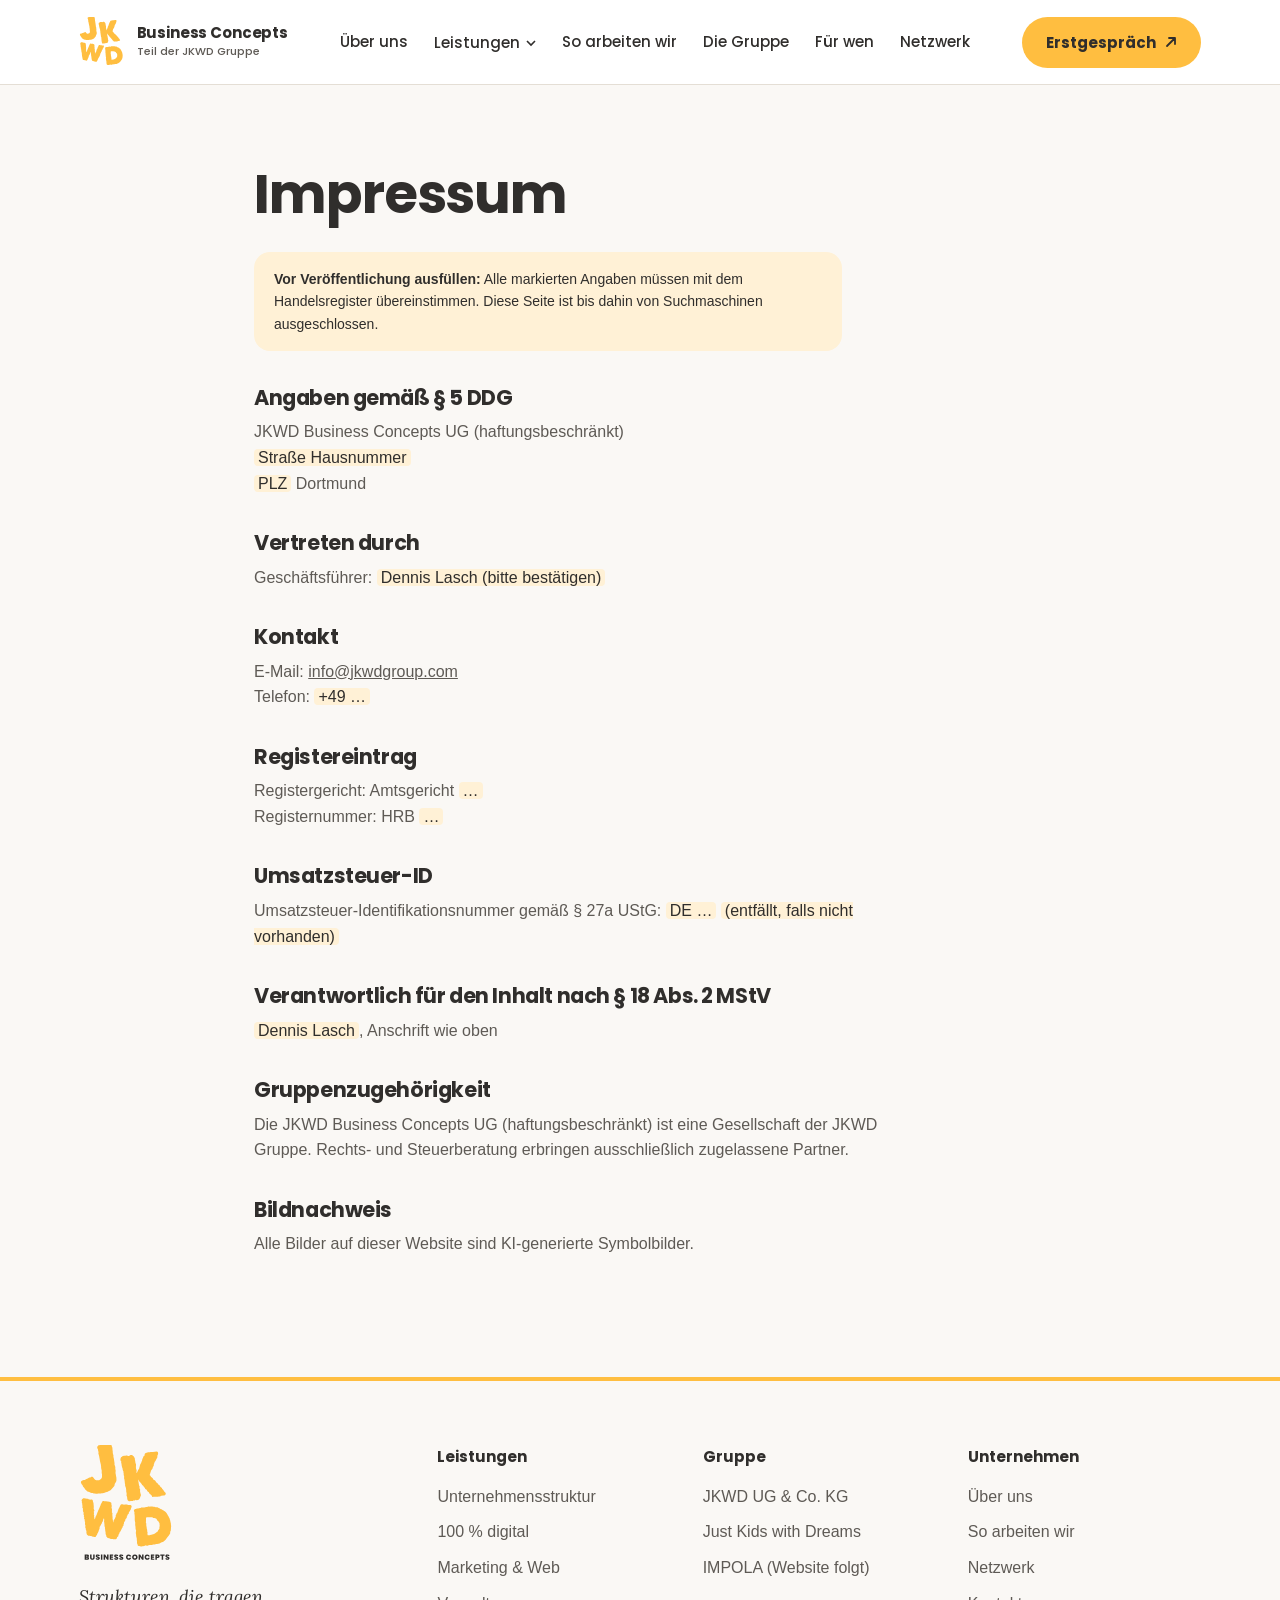
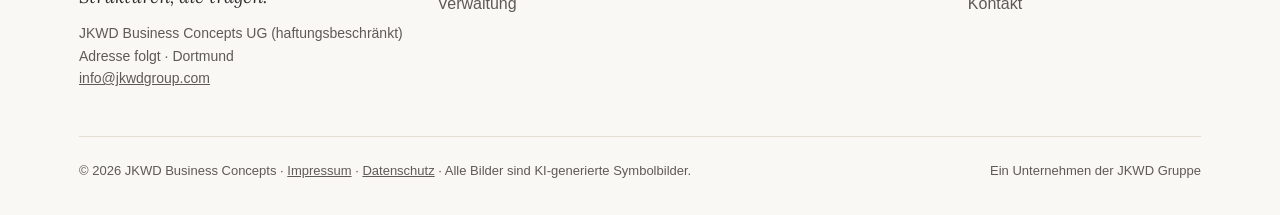
<file: jkwdgroup-website/impressum.html>
<!DOCTYPE html>
<html lang="de">
<head>
<meta charset="utf-8">
<meta name="viewport" content="width=device-width, initial-scale=1, viewport-fit=cover">
<title>Impressum – JKWD Business Concepts</title>
<meta name="robots" content="noindex">
<link rel="icon" href="favicon.svg" type="image/svg+xml">
<link rel="apple-touch-icon" href="apple-touch-icon.png">
<link rel="stylesheet" href="assets/css/style.css">
<script src="assets/js/main.js" defer></script>
</head>
<body>
<svg width="0" height="0" style="position:absolute" aria-hidden="true">
  <defs><g id="jk"><path fill="#FFBE40" d="M576.1552734375,903.060546875c-2.99609375-1.498046875-6.7412109375-1.498046875-9.736328125-2.2470703125-3.7451171875,0-5.9921875-1.498046875-8.2392578125-3.7451171875-2.2470703125-.7490234375-5.2431640625-1.498046875-5.9921875-1.498046875-5.9921875,0-11.9833984375,0-17.2265625-2.2470703125-5.9921875-2.2470703125-11.2353515625-6.7412109375-17.2265625-8.98828125-5.2431640625-1.498046875-10.486328125-.7490234375-14.98046875-2.24609375-8.23828125-1.498046875-12.732421875-9.7373046875-17.9755859375-14.98046875-4.494140625-3.7451171875-9.7373046875-5.9921875-13.4814453125-9.736328125-3.7451171875-3.7451171875-5.9921875-8.98828125-8.2392578125-14.2314453125-3.7451171875-6.7412109375-11.2353515625-11.234375-14.98046875-17.9755859375-2.24609375-2.99609375-3.744140625-5.9921875-4.4931640625-8.98828125-.7490234375-3.7451171875-.7490234375-7.4892578125-2.99609375-9.736328125-2.99609375-2.2470703125-5.9921875-4.494140625-8.2392578125-7.490234375-4.494140625-7.490234375-8.9873046875-14.9794921875-10.4853515625-23.21875-2.2470703125-16.478515625,17.9755859375-23.9677734375,34.453125-26.9638671875,2.99609375,0,5.9921875,0,8.98828125-1.498046875,6.740234375-2.2470703125,11.9833984375-8.98828125,18.724609375-11.2353515625,4.494140625-2.2470703125,10.486328125-1.498046875,14.23046875-4.4931640625,5.9921875-4.494140625,12.7333984375-9.7373046875,19.474609375-11.984375,4.4931640625-.7490234375,9.736328125-.7490234375,13.4814453125.7490234375,2.99609375-2.99609375,5.2431640625-6.7412109375,8.98828125-8.2392578125,2.99609375-2.2470703125,6.740234375-2.2470703125,9.736328125-2.2470703125,2.99609375.7490234375,5.2431640625,1.498046875,6.7412109375,2.99609375,1.498046875,2.2470703125,4.494140625,5.9921875,5.2431640625,6.7412109375,2.2470703125,1.498046875,4.494140625,2.99609375,5.9912109375,5.2431640625,1.498046875,2.99609375,3.7451171875,5.9921875,5.2431640625,8.9873046875,2.2470703125,2.99609375,11.984375,11.984375,14.98046875,14.2314453125,1.498046875.7490234375,3.744140625,1.498046875,5.2421875,2.2470703125,4.494140625,1.498046875,9.7373046875,2.2470703125,14.2314453125,1.498046875,6.7412109375-.7490234375,21.720703125-1.498046875,25.4658203125-3.7451171875,1.498046875-.7490234375,6.740234375-5.2431640625,7.4892578125-5.9921875,3.7451171875-2.2470703125,8.2392578125-3.7451171875,11.2353515625-7.490234375,5.9921875-6.740234375,8.98828125-15.728515625,9.7373046875-24.716796875.7490234375-8.23828125.7490234375-17.2265625,0-25.46484375-.7490234375-7.490234375-2.99609375-14.2314453125-3.7451171875-20.97265625,0-8.23828125,1.498046875-16.4775390625,0-25.4658203125-1.498046875-8.9873046875-4.494140625-17.9755859375-5.9921875-26.962890625-1.498046875-11.984375.7490234375-24.716796875-2.99609375-36.701171875-2.99609375-11.9833984375-6.7412109375-23.21875-8.98828125-35.951171875-4.4931640625-20.9716796875-6.740234375-41.9443359375-11.234375-62.916015625-2.2470703125-8.23828125-5.9921875-15.728515625-7.490234375-24.716796875-.7490234375-5.9912109375,0-12.732421875,1.498046875-18.724609375-3.7451171875-11.234375-7.4892578125-25.4658203125-8.23828125-35.951171875-1.498046875-1.498046875-2.99609375-3.7451171875-4.494140625-5.9921875-5.2431640625-10.486328125-2.99609375-26.21484375,6.740234375-32.20703125,3.7451171875-2.99609375,8.98828125-4.494140625,13.482421875-3.7451171875,5.2431640625-5.2421875,14.23046875-8.23828125,21.720703125-7.4892578125,2.2470703125.7490234375,3.7451171875,0,5.9921875,0,6.740234375-2.2470703125,13.4814453125-2.99609375,20.22265625-2.99609375s12.732421875-2.2470703125,18.724609375-.7490234375c.7490234375,0,1.498046875-.7490234375,2.2470703125-.7490234375,8.2392578125-3.7451171875,17.2265625-3.7451171875,26.9638671875-2.99609375,4.494140625-1.498046875,9.736328125-2.2470703125,14.9794921875-2.99609375s10.486328125-.7490234375,14.98046875,2.2470703125c4.4931640625,2.2470703125,8.9873046875,6.7412109375,11.9833984375,11.2353515625,2.99609375,4.4931640625,2.99609375,8.9873046875,5.2431640625,13.4814453125,2.2470703125,5.2431640625,5.2431640625,9.7373046875,5.9921875,14.9794921875,1.498046875,7.490234375,1.498046875,14.2314453125,1.498046875,21.720703125,0,6.7412109375,2.2470703125,14.2314453125,2.9951171875,20.97265625.7490234375,8.9873046875,0,17.2265625,1.498046875,26.2138671875,1.498046875,7.490234375,5.9921875,14.2314453125,6.7412109375,21.7216796875.7490234375,5.2421875,0,10.4853515625-.7490234375,15.728515625,0,2.99609375,1.498046875,5.2431640625,2.2470703125,8.2392578125,5.2431640625,12.732421875,5.2431640625,26.962890625,6.7412109375,40.4453125,1.498046875,8.2392578125,3.7451171875,15.728515625,3.7451171875,23.9677734375.7490234375,2.99609375-.7490234375,17.2265625.7490234375,20.22265625,2.9951171875,8.2392578125,7.4892578125,15.728515625,8.23828125,23.9677734375,1.498046875,6.7412109375-.7490234375,14.23046875.7490234375,21.720703125.7490234375,6.7412109375,2.99609375,13.482421875,3.7451171875,20.22265625,0,3.7451171875-2.99609375,23.9677734375-1.498046875,28.4619140625,2.2470703125,9.7373046875,3.7451171875,20.9716796875,5.2431640625,31.4580078125,0,1.498046875,3.7451171875,11.9833984375,3.7451171875,13.4814453125.7490234375,5.9921875,2.2470703125,31.4580078125.7490234375,37.4501953125-2.2470703125,14.23046875-10.486328125,26.21484375-17.9765625,37.44921875-2.24609375,4.494140625-2.9951171875,9.7373046875-2.9951171875,14.98046875-.7490234375,4.494140625-2.2470703125,9.736328125-5.2431640625,13.4814453125-8.98828125,11.984375-20.22265625,22.4697265625-29.9599609375,33.705078125-3.7451171875,3.7451171875-6.7412109375,8.23828125-10.4853515625,11.9833984375-6.7412109375,5.2431640625-16.478515625,5.9921875-23.9677734375,10.486328125-5.2431640625,3.7451171875-10.486328125,7.4892578125-17.2275390625,9.736328125-8.23828125,2.99609375-17.2265625,4.494140625-26.21484375,7.490234375-6.740234375,2.99609375-14.23046875,4.494140625-21.720703125,4.494140625-2.2470703125.7490234375-10.4853515625-.7490234375-11.9833984375,0-5.2431640625,1.498046875-10.486328125,2.99609375-16.478515625,3.7451171875-5.9912109375.7490234375-12.732421875-2.2470703125-18.724609375,0-8.9873046875,2.2470703125-37.44921875,3.7451171875-46.4375,1.498046875Z"/><path fill="#FFBE40" d="M964.1328125,987.6962890625c-6.7412109375-3.7451171875-10.4853515625-11.234375-13.4814453125-18.724609375-2.99609375-6.7412109375-2.2470703125-13.482421875-2.2470703125-20.9716796875,0,0-.7490234375,0-.7490234375-.7490234375-2.2470703125-3.7451171875-2.99609375-8.98828125-2.99609375-13.482421875-2.2470703125-2.99609375-3.7451171875-5.9912109375-4.494140625-8.9873046875,0-4.494140625,2.2470703125-8.2392578125,1.498046875-12.7333984375-.7490234375-3.7451171875,0-7.4892578125.7490234375-11.234375,0-1.498046875-2.2470703125-4.494140625-2.2470703125-5.9921875,0-.7490234375,0-4.494140625-.7490234375-5.9921875-3.7451171875-5.2431640625-2.2470703125-12.732421875-2.2470703125-18.724609375,0-5.2431640625-.7490234375-10.486328125-.7490234375-14.9794921875,0-2.2470703125-.7490234375-3.7451171875-1.498046875-5.2431640625-.7490234375-3.7451171875-.7490234375-7.490234375,0-11.984375-3.7451171875-3.744140625-4.4931640625-8.9873046875-5.2421875-14.23046875-2.99609375-2.99609375-5.2431640625-7.490234375-5.2431640625-11.2353515625,0-3.744140625,1.498046875-8.23828125.7490234375-11.9833984375-1.498046875-2.99609375-2.2470703125-6.7412109375-2.2470703125-10.486328125,0-2.2470703125-1.498046875-3.744140625-1.498046875-5.2421875-1.498046875-3.7451171875,0-8.2392578125-.7490234375-11.984375v-3.7451171875c-1.498046875-3.7451171875-2.2470703125-8.2392578125-2.2470703125-12.732421875-.7490234375-4.494140625-.7490234375-8.2392578125-1.498046875-12.7333984375,0-1.498046875-3.7451171875-12.732421875-4.494140625-14.9794921875,0-3.7451171875,1.498046875-7.490234375.7490234375-11.2353515625v-10.4853515625c-5.2431640625-10.486328125-5.2431640625-23.21875-5.2431640625-35.9521484375-1.4970703125-2.2470703125-2.24609375-5.2431640625-2.24609375-7.490234375v-12.732421875c-7.490234375-9.7373046875-8.98828125-21.720703125-10.486328125-33.705078125,0-1.498046875-.7490234375-2.99609375-.7490234375-3.744140625,0-1.498046875-1.498046875-3.7451171875-2.2470703125-4.494140625-1.498046875-2.2470703125-4.494140625-14.98046875-5.2431640625-17.9765625-2.2470703125-9.736328125-3.7451171875-19.4736328125-3.7451171875-29.958984375-2.24609375-2.2470703125-3.744140625-5.9921875-3.744140625-9.7373046875,0-1.498046875.7490234375-7.490234375,2.2470703125-11.9833984375-2.99609375-2.99609375-6.7412109375-5.2431640625-8.2392578125-8.98828125-4.494140625-9.7373046875-1.498046875-30.708984375,5.2431640625-39.6962890625,2.2470703125-2.99609375,5.9912109375-5.9921875,10.4853515625-7.490234375,1.498046875-.7490234375,8.98828125-5.9921875,10.486328125-6.7412109375,8.23828125-2.99609375,17.9755859375-2.2470703125,26.21484375-3.7451171875,8.23828125-.7490234375,16.4775390625-2.2470703125,24.716796875-1.498046875,5.2421875.7490234375,9.736328125,2.99609375,14.23046875,5.2431640625,5.9921875-2.99609375,10.486328125-8.23828125,17.2265625-10.4853515625,7.490234375-2.99609375,17.2275390625-.7490234375,24.716796875,2.2470703125,5.2431640625,2.24609375,9.7373046875,5.9912109375,12.7333984375,10.4853515625,0,0,0,.7490234375.7490234375.7490234375,4.494140625,2.2470703125,8.23828125,8.2392578125,8.9873046875,13.482421875,0,.7490234375,2.2470703125,2.24609375,2.99609375,2.9951171875,1.498046875,2.2470703125,2.2470703125,5.2431640625,2.2470703125,8.2392578125.7490234375,5.2431640625,2.2470703125,11.2353515625,1.498046875,16.4775390625-.7490234375,2.2470703125,2.99609375,5.9921875,2.99609375,8.2392578125.7490234375.7490234375,0,7.490234375.7490234375,8.2392578125,0,.7490234375,1.498046875,2.2470703125,1.498046875,2.99609375,1.498046875,3.744140625.7490234375,8.23828125,0,12.732421875,0,.7490234375,0,1.498046875.7490234375,1.498046875,2.99609375,2.99609375,4.494140625,5.9921875,4.494140625,8.98828125,2.2470703125,5.2421875,2.99609375,11.234375,2.2470703125,16.4775390625-1.498046875,7.490234375-.7490234375,22.4697265625,0,38.947265625.7490234375,1.498046875.7490234375,3.7451171875,1.498046875,5.2431640625,0,.7490234375,2.2470703125,2.99609375,2.2470703125,3.7451171875,4.4931640625,5.2431640625,3.7451171875,20.9716796875,1.498046875,27.712890625,0,.7490234375,0,1.498046875-.7490234375,2.2470703125.7490234375,4.4931640625,1.498046875,7.4892578125,2.99609375,9.736328125,0,1.498046875.748046875,2.2470703125.748046875,3.7451171875.7490234375-.7490234375.7490234375-1.498046875,1.498046875-1.498046875,5.9921875-11.9833984375,9.7373046875-24.716796875,15.7294921875-36.7001953125,2.99609375-5.2431640625,6.740234375-9.7373046875,10.4853515625-14.98046875v-4.4931640625c.7490234375-1.498046875,2.2470703125-4.494140625,2.2470703125-5.2431640625-.7490234375-3.7451171875,0-8.2392578125,2.2470703125-11.2353515625,0-.7490234375.7490234375-1.498046875,1.498046875-2.2470703125.7490234375-5.9912109375,1.498046875-11.234375,3.7451171875-17.2265625,2.2470703125-6.7412109375,5.9921875-12.732421875,9.7373046875-19.4736328125l.748046875-.7490234375c0-4.494140625,2.2470703125-8.2392578125,5.2431640625-11.2353515625.7490234375-.7490234375,0-2.2470703125,0-2.99609375,0-3.744140625,2.99609375-7.4892578125,5.2431640625-10.4853515625,0-2.2470703125,1.498046875-4.494140625,2.2470703125-6.7412109375v-5.9921875c.7490234375-1.498046875,1.498046875-3.744140625,2.2470703125-5.9912109375.7490234375-2.99609375,1.498046875-5.2431640625,2.99609375-6.7412109375,1.498046875-2.2470703125,1.498046875-5.9921875,2.99609375-8.2392578125.7490234375-1.498046875,2.9951171875-5.2421875,3.744140625-6.740234375,0-3.7451171875,0-7.490234375,2.2470703125-10.486328125,2.2470703125-4.494140625,6.7412109375-8.2392578125,11.984375-10.486328125.7490234375-1.4970703125,1.498046875-2.9951171875,2.2470703125-4.4931640625-1.498046875-7.490234375,2.2470703125-20.2236328125,8.9873046875-23.9677734375,3.7451171875-1.498046875,22.4697265625-7.490234375,26.21484375-8.2392578125,4.494140625-.7490234375,8.2392578125,0,12.7333984375-.7490234375s22.4697265625-5.2431640625,26.9638671875-4.494140625c1.498046875,0,4.4931640625,1.498046875,5.2421875,1.498046875,4.494140625-.7490234375,9.7373046875-2.2470703125,14.2314453125-1.498046875,14.23046875,0,28.4619140625-4.494140625,42.6923828125-4.494140625,13.4814453125-.7490234375,18.724609375,14.98046875,16.4775390625,27.712890625-.7490234375,6.7412109375-5.2421875,12.7333984375-8.23828125,18.724609375-1.498046875,1.498046875.7490234375,10.486328125.7490234375,12.7333984375-.7490234375,11.234375-8.98828125,20.9716796875-14.2314453125,30.708984375-1.498046875,3.744140625-2.99609375,7.4892578125-5.2431640625,11.234375-2.9951171875,5.2431640625-6.740234375,9.7373046875-10.4853515625,14.2314453125-2.2470703125,2.24609375-2.2470703125,5.9912109375-2.99609375,8.9873046875-.7490234375,5.9921875-3.7451171875,11.2353515625-6.7412109375,17.2265625-.7490234375.7490234375-1.498046875,2.2470703125-1.498046875,3.7451171875,1.498046875,5.9921875.7490234375,12.7333984375-2.2470703125,17.9765625-2.24609375,3.744140625-9.736328125,15.728515625-9.736328125,19.4736328125.7490234375,4.494140625-1.498046875,8.9873046875-3.7451171875,11.9833984375-3.7451171875,5.2431640625-8.98828125,9.7373046875-11.9833984375,14.98046875-4.494140625,5.9912109375-11.984375,37.44921875-14.2314453125,44.1904296875,0,2.2470703125-2.2470703125,9.736328125-3.7451171875,11.234375-.7490234375.7490234375-2.2470703125,1.498046875-2.99609375,2.2470703125,5.2431640625,2.2470703125,9.7373046875,5.9921875,12.7333984375,10.486328125,1.498046875,2.99609375,2.2470703125,6.7412109375,2.99609375,9.736328125,0,1.498046875,1.498046875,2.2470703125,2.2470703125,2.99609375,5.9912109375,3.7451171875,12.732421875,7.490234375,17.9755859375,12.7333984375,2.99609375,2.99609375,4.494140625,6.740234375,5.2431640625,11.234375.7490234375,1.498046875,1.498046875,3.7451171875,2.99609375,4.494140625,9.736328125,6.7412109375,21.720703125,11.2353515625,26.962890625,20.9716796875,2.2470703125,2.99609375,2.99609375,7.490234375,4.494140625,10.486328125,1.498046875.7490234375,3.7451171875,2.2470703125,3.7451171875,2.99609375,2.2470703125,1.498046875,5.9921875,1.498046875,7.490234375,3.7451171875,5.9921875,5.2421875,11.9833984375,11.234375,14.9794921875,18.724609375.7490234375.7490234375.7490234375,1.498046875,1.498046875,1.498046875.7490234375.7490234375,1.498046875,2.2470703125,2.2470703125,2.99609375,1.498046875.7490234375,2.99609375,1.498046875,4.494140625,2.99609375.7490234375.7490234375,4.494140625,1.498046875,5.2431640625,2.2470703125,3.744140625,1.4970703125,5.9912109375,6.740234375,5.9912109375,11.234375.7490234375.7490234375,1.498046875,2.2470703125,2.2470703125,2.99609375l5.9921875,5.9921875c1.498046875.7490234375,2.99609375,1.498046875,3.7451171875,2.2470703125,0,0,0,.7490234375.7490234375,1.498046875.7490234375,1.4970703125,1.498046875,2.24609375,2.2470703125,2.9951171875,1.498046875.7490234375,2.99609375,1.498046875,3.7451171875,2.2470703125.7490234375,1.498046875,1.498046875,2.2470703125,2.24609375,4.494140625,1.498046875,1.498046875,2.2470703125,4.494140625,2.99609375,6.7412109375,2.2470703125,1.498046875,4.494140625,4.494140625,6.7412109375,6.7412109375,2.99609375,3.744140625,5.9921875,6.740234375,7.490234375,11.234375,3.7451171875,4.494140625,8.23828125,8.2392578125,9.736328125,13.482421875.7490234375.748046875.7490234375,2.9951171875,1.498046875,2.9951171875,3.7451171875,2.99609375,7.490234375,5.2431640625,10.486328125,8.98828125,6.7412109375,8.98828125,4.494140625,20.9716796875-5.2431640625,26.21484375-7.490234375,3.7451171875-16.4775390625,1.498046875-23.9677734375,3.7451171875-6.7412109375,2.99609375-14.9794921875,2.99609375-22.4697265625,3.7451171875-2.2470703125,3.744140625-5.9921875,6.740234375-10.486328125,7.4892578125-4.4931640625,1.498046875-9.736328125.7490234375-14.9794921875,0-4.494140625,0-8.98828125,2.99609375-14.23046875,3.7451171875-6.7412109375.7490234375-12.7333984375-.7490234375-19.474609375-1.498046875-3.744140625,0-7.4892578125,2.2470703125-11.9833984375,2.2470703125-3.7451171875.7490234375-8.2392578125-.7490234375-11.984375,0-.748046875,0-5.9912109375,1.498046875-6.740234375,1.498046875-4.494140625,0-8.98828125-2.99609375-11.2353515625-6.7412109375-.7490234375-2.2470703125-.7490234375-3.7451171875-.7490234375-5.9912109375-2.99609375-1.498046875-5.9921875-3.7451171875-8.23828125-6.7412109375-5.2431640625-7.490234375-14.98046875-11.2353515625-20.2236328125-18.724609375-2.24609375-2.99609375-4.4931640625-6.7412109375-5.2421875-10.486328125-.7490234375-1.498046875-.7490234375-3.7451171875-1.498046875-4.494140625-6.7412109375-5.2431640625-14.2314453125-8.9873046875-18.7255859375-15.728515625-2.9951171875-3.7451171875-4.4931640625-8.98828125-5.2421875-13.4814453125-5.2431640625-2.99609375-11.2353515625-5.2431640625-15.7294921875-8.98828125-3.744140625-3.7451171875-5.9912109375-9.7373046875-5.9912109375-14.98046875-5.2431640625-2.9951171875-11.984375-6.740234375-14.2314453125-12.732421875,0-.7490234375-.7490234375-3.7451171875-1.498046875-4.494140625-3.7451171875-5.2431640625-11.234375-6.740234375-14.9794921875-11.9833984375s-5.2431640625-12.7333984375-10.486328125-17.2275390625c-7.4892578125-8.23828125-16.4775390625-15.728515625-23.21875-24.716796875-.7490234375-2.2470703125-5.2421875-11.234375-6.740234375-12.732421875-2.2470703125-2.99609375-4.494140625-5.2431640625-6.7412109375-8.2392578125,1.498046875,6.7412109375,2.2470703125,12.7333984375,3.7451171875,18.724609375,1.498046875,10.486328125,5.2421875,20.2236328125,5.2421875,30.708984375.7490234375,2.2470703125.7490234375,4.494140625.7490234375,5.9921875,1.498046875,3.7451171875,2.2470703125,7.490234375,2.2470703125,11.2353515625,2.99609375,3.744140625,5.2431640625,8.23828125,5.9921875,12.732421875s-.7490234375,8.2392578125-1.498046875,11.984375c2.2470703125,4.4931640625,2.2470703125,9.736328125,2.99609375,14.9794921875.7490234375,0,2.2470703125,1.498046875,2.2470703125,2.2470703125.7490234375.7490234375,2.99609375,5.2431640625,2.99609375,6.7412109375.7490234375,5.2421875-1.498046875,11.234375-2.99609375,16.4775390625,3.7451171875,5.2431640625,3.7451171875,12.732421875,4.494140625,19.4736328125,0,.7490234375,1.498046875,2.99609375,1.498046875,3.7451171875,2.2470703125,4.494140625,2.99609375,10.4853515625,4.494140625,14.9794921875,2.9951171875,7.490234375-.7490234375,19.4736328125-6.7412109375,27.712890625-2.2470703125,8.98828125-8.2392578125,23.21875-12.7333984375,27.712890625-3.7451171875,4.494140625-9.736328125,7.490234375-15.728515625,8.2392578125-6.7412109375,1.498046875-13.4814453125,0-20.22265625-2.2470703125-.7490234375-.7490234375-1.498046875-1.498046875-2.2470703125-.7490234375-3.7451171875,2.99609375-8.2392578125,5.9912109375-13.482421875,7.4892578125-4.494140625,1.498046875-8.9873046875,1.498046875-14.23046875,1.498046875-.7490234375,0-2.2470703125.7490234375-3.7451171875.7490234375-.7490234375.7490234375-5.2431640625,4.494140625-5.9921875,4.494140625-2.2470703125.7490234375-5.2431640625.7490234375-7.4892578125,0-1.498046875,0-8.2392578125-1.498046875-11.2353515625-1.498046875-2.99609375.7490234375-5.2431640625,1.498046875-7.490234375,2.2470703125-5.9912109375,2.2470703125-13.4814453125,2.99609375-17.9755859375-.7490234375Z"/><path fill="#FFBE40" d="M806.1728515625,1422.3564453125c-3.599609375,0-7.7998046875-1.2001953125-11.400390625-1.2001953125-4.7998046875,0-10.2001953125.6005859375-14.3994140625-1.19921875-1.2001953125,0-1.80078125-1.2001953125-3-1.2001953125-2.400390625.599609375-5.400390625,1.2001953125-7.80078125.599609375-6,0-11.3994140625-5.400390625-17.400390625-7.2001953125-7.19921875-1.7998046875-14.3994140625-4.2001953125-22.2001953125-5.3994140625-3.599609375-.6005859375-8.3994140625-1.80078125-10.19921875-5.400390625-1.2001953125-1.2001953125-1.80078125-3-2.400390625-4.7998046875-4.7998046875-1.7998046875-8.400390625-7.2001953125-7.2001953125-14.400390625,0-1.7998046875-1.2001953125-8.400390625-1.2001953125-9.6005859375,0-1.19921875-3.599609375-3.599609375-4.7998046875-4.7998046875-1.7998046875-3.599609375-1.7998046875-17.400390625-1.7998046875-21.599609375-.6005859375-3-1.7998046875-5.400390625-1.7998046875-8.400390625-.6005859375-3-.6005859375-6.6005859375-.6005859375-9.6005859375,0-1.7998046875-1.2001953125-3.599609375-1.7998046875-4.7998046875-.6005859375-2.3994140625,0-10.2001953125,0-12.599609375-4.7998046875-4.80078125-2.400390625-14.400390625-2.400390625-21.6005859375v-.599609375c-1.2001953125-3-3-5.400390625-3.599609375-8.400390625-.6005859375-2.400390625-2.400390625-15-2.400390625-18,0-1.2001953125.6005859375-3.6005859375.6005859375-6-.6005859375-1.80078125-1.2001953125-4.2001953125-1.2001953125-6v-3c-.6005859375-1.2001953125-.6005859375-2.400390625-1.2001953125-4.2001953125-.599609375-2.400390625,0-5.400390625,0-8.400390625,0-1.2001953125-1.7998046875-3.599609375-1.7998046875-4.7998046875-1.7998046875-4.2001953125-1.2001953125-13.80078125.599609375-20.400390625-.599609375-1.7998046875-.599609375-3.599609375-.599609375-5.400390625-.6005859375-1.7998046875,1.2001953125-9,.599609375-10.2001953125-1.2001953125-3.599609375-1.7998046875-6.599609375-2.3994140625-10.2001953125-3,3.0009765625-6.0009765625,6.0009765625-9.0009765625,9.6005859375.6005859375,1.7998046875.6005859375,4.2001953125.6005859375,6v1.7998046875c0,4.2001953125-1.7998046875,8.400390625-4.2001953125,12,0,1.2001953125,0,2.400390625-.599609375,3-1.80078125,3.6005859375-5.400390625,6.6005859375-6.6005859375,10.2001953125-.599609375,2.400390625-1.7998046875,4.2001953125-3,6.6005859375-.599609375,0,0,1.7998046875,0,2.3994140625,0,5.400390625-4.2001953125,9.0009765625-7.2001953125,13.80078125-1.7998046875,4.2001953125-3.599609375,8.3994140625-6,12-1.2001953125,1.7998046875-1.7998046875,3-3,4.2001953125-.599609375,1.2001953125-1.2001953125,1.7998046875-1.7998046875,3,0,4.7998046875-4.2001953125,8.3994140625-7.2001953125,11.400390625-.599609375.599609375-1.7998046875,1.7998046875-2.400390625,3.599609375.6005859375,4.7998046875,1.2001953125,9,0,13.2001953125,0,1.2001953125-.599609375,2.3994140625-.599609375,4.2001953125-.599609375,2.3994140625-.599609375,4.7998046875-1.7998046875,7.2001953125-1.2001953125,2.3994140625-6.6005859375,10.2001953125-6.6005859375,12.599609375.6005859375,3.6005859375,0,6.6005859375-1.19921875,9.6005859375-.6005859375,1.19921875-4.2001953125,4.7998046875-4.2001953125,6-1.2001953125,4.2001953125-1.80078125,7.7998046875-4.2001953125,11.3994140625-.6005859375,1.2001953125-6,8.400390625-6.6005859375,9.6005859375,0,1.2001953125-.599609375,5.400390625-.599609375,6.599609375-1.2001953125,6-5.400390625,12-9.6005859375,16.2001953125-2.3994140625,4.2001953125-3.599609375,10.2001953125-7.19921875,13.2001953125-1.80078125,1.2001953125-3.6005859375,1.80078125-5.400390625,2.400390625-1.7998046875,1.2001953125-4.2001953125,2.400390625-7.2001953125,2.400390625-4.7998046875,0-9.599609375-1.80078125-12-5.400390625-3,1.2001953125-6,1.7998046875-9,1.2001953125-4.7998046875,0-9-2.400390625-13.2001953125-4.2001953125s-8.400390625-1.7998046875-13.2001953125-3c-3.599609375-.6005859375-7.2001953125-2.400390625-10.7998046875-3.6005859375-2.400390625-.599609375-4.80078125,0-7.2001953125,0-3,.6005859375-5.400390625,0-8.400390625-1.19921875-6-1.80078125-16.2001953125-11.400390625-17.400390625-18.0009765625-.599609375-2.3994140625.6005859375-5.3994140625-1.2001953125-7.7998046875-3.599609375-6.599609375-1.7998046875-15-1.19921875-22.7998046875,0-6.6005859375-5.400390625-12.6005859375-7.2001953125-19.2001953125-1.2001953125-6-1.2001953125-12-1.7998046875-18.0009765625,0-.599609375-.6005859375-1.19921875-1.2001953125-1.7998046875-2.400390625-3-4.2001953125-7.2001953125-3.6005859375-10.7998046875,0-4.7998046875,1.2001953125-10.2001953125,2.400390625-15,.599609375-4.2001953125-3.599609375-7.80078125-4.2001953125-12-1.2001953125-3-1.7998046875-6-1.2001953125-9,0-3.6005859375,1.80078125-16.80078125.6005859375-19.80078125-1.80078125-4.2001953125-3.6005859375-7.7998046875-4.2001953125-12-.6005859375-6,.599609375-12.599609375,0-19.2001953125,0-.599609375-2.400390625-1.2001953125-2.400390625-1.7998046875-3-2.400390625-4.7998046875-6-4.7998046875-9,0-4.80078125,1.7998046875-9.6005859375,3-13.80078125-2.400390625-1.7998046875-4.7998046875-4.7998046875-5.400390625-7.7998046875-.599609375-4.7998046875,1.2001953125-9.599609375,1.80078125-14.400390625-3-3.599609375-5.400390625-8.3994140625-6-12.599609375-.6005859375-6,2.3994140625-12,1.7998046875-18,0-1.80078125-4.80078125-9-5.400390625-10.80078125-4.2001953125-9-3-19.7998046875-2.400390625-30,0-1.2001953125.6005859375-4.2001953125,0-4.7998046875-3-3-6-6.6005859375-6.599609375-10.80078125-.599609375-3.599609375,0-7.19921875.599609375-10.7998046875,0-1.2001953125,1.80078125-6.599609375,1.2001953125-7.7998046875-1.2001953125-3.6005859375-2.3994140625-6.6005859375-3-10.2001953125-.599609375-5.400390625,0-10.7998046875,0-16.7998046875-2.3994140625-2.400390625-4.7998046875-6-4.7998046875-9.6005859375-.599609375-4.2001953125.599609375-8.400390625,1.7998046875-12-2.3994140625-3.6005859375-4.7998046875-7.7998046875-4.7998046875-12,0-6,3.599609375-15.6005859375,9.599609375-18,2.400390625-.6005859375,3.6005859375-4.2001953125,6-5.400390625,3-2.400390625,6.6005859375-3.599609375,10.80078125-3.599609375s8.3994140625,1.19921875,12.599609375,2.3994140625c4.2001953125.6005859375,9-1.2001953125,13.2001953125-.599609375,3,.599609375,6,2.3994140625,7.80078125,4.7998046875,4.7998046875-.599609375,9.599609375-1.7998046875,13.7998046875-.599609375,1.7998046875.599609375,3.599609375,3,5.400390625,4.19921875,4.19921875,1.80078125,9,3,13.19921875,4.2001953125,7.80078125,2.400390625,16.2001953125-.599609375,24.0009765625.6005859375,4.2001953125,0,8.3994140625,3,10.2001953125,6.599609375,1.7998046875,3.6005859375,1.19921875,7.2001953125,2.3994140625,10.7998046875,1.7998046875,8.400390625,5.400390625,16.80078125,6.6005859375,25.201171875,1.2001953125,5.3994140625.599609375,10.7998046875,1.2001953125,16.19921875.599609375,3.0009765625,1.7998046875,18.6005859375,1.7998046875,21.6005859375.599609375,7.7998046875-1.7998046875,15-.6005859375,22.2001953125,1.2001953125,7.2001953125,8.400390625,13.80078125,7.80078125,21,0,5.400390625-4.80078125,9.6005859375-8.400390625,13.2001953125,1.7998046875,6,4.7998046875,12.6005859375,4.7998046875,18.6005859375-.599609375,1.7998046875-3,11.400390625-3,13.7998046875,0,.6005859375,1.7998046875,2.400390625,2.400390625,3,3,5.400390625,3,10.2001953125,0,16.2001953125,1.2001953125,4.80078125,2.3994140625,10.2001953125,3,15.6005859375,0,6.599609375,1.2001953125,13.7998046875,2.3994140625,20.400390625,1.2001953125-1.80078125,2.400390625-3,3.6005859375-4.80078125,0,0,.599609375-.599609375.599609375-1.19921875,1.2001953125-2.400390625,2.400390625-4.80078125,4.2001953125-6.6005859375v-.599609375c2.400390625-6.6005859375,2.400390625-13.2001953125,4.7998046875-19.2001953125,3-6.6005859375,8.400390625-13.2001953125,11.400390625-20.400390625,0-3,1.2001953125-6.6005859375,2.400390625-9.6005859375.599609375-.599609375,1.2001953125-1.7998046875,1.7998046875-2.3994140625.599609375-6,4.7998046875-12,7.7998046875-17.400390625.6005859375-.599609375,1.2001953125-1.7998046875,1.2001953125-3-.599609375-6,2.400390625-12,6-17.400390625,1.7998046875-3,3-6.599609375,4.2001953125-10.2001953125,1.7998046875-4.7998046875,4.7998046875-9,7.2001953125-13.7998046875,1.7998046875-3,2.3994140625-6.6005859375,3.599609375-10.2001953125,4.2001953125-9.599609375,8.400390625-19.2001953125,12.6005859375-28.80078125-.6005859375-3.599609375,0-8.3994140625,2.3994140625-10.7998046875,1.2001953125-1.2001953125,5.400390625-6.599609375,6-7.7998046875,2.400390625-5.400390625,4.80078125-10.7998046875,6.6005859375-15.6005859375,3.599609375-9,15.599609375-8.3994140625,24.6005859375-5.3994140625.599609375,0,1.19921875-.6005859375,1.7998046875-.6005859375,4.7998046875-.599609375,9-.599609375,13.7998046875-.599609375,5.400390625,0,10.2001953125,2.3994140625,15.6005859375,3,3.599609375,1.2001953125,7.7998046875,0,12,.599609375,2.3994140625.6005859375,4.7998046875,1.80078125,7.2001953125,3.6005859375,3,0,6.599609375,0,9.599609375.599609375,2.400390625.6005859375,5.400390625,2.400390625,7.7998046875,5.400390625,7.80078125,0,14.400390625,6,13.80078125,13.7998046875,0,1.7998046875-1.7998046875,6-.6005859375,7.2001953125,1.80078125,3.599609375,2.400390625,7.7998046875,1.80078125,12,1.19921875,1.7998046875,1.7998046875,3.6005859375,2.3994140625,5.400390625v2.3994140625c.6005859375,7.80078125-2.3994140625,16.80078125-3.599609375,24.6005859375,3,3,6,7.2001953125,6.599609375,11.400390625.6005859375,6.599609375-1.7998046875,13.2001953125-1.2001953125,19.7998046875,1.2001953125,4.7998046875,0,10.2001953125-.599609375,15,0,1.80078125.599609375,3,1.2001953125,4.2001953125,3,4.2001953125,6.599609375,9.6005859375,6,14.400390625,0,4.2001953125-1.7998046875,8.400390625-1.7998046875,13.2001953125.599609375,6,1.2001953125,12,1.7998046875,18,.599609375,4.2001953125,1.2001953125,7.7998046875,1.2001953125,11.400390625,0,2.3994140625-1.2001953125,10.2001953125-.6005859375,12,3.6005859375,10.7998046875,3,22.7998046875,6,33.6005859375.6005859375,1.7998046875.6005859375,6,.6005859375,10.7998046875.599609375-.599609375.599609375-1.2001953125.599609375-1.2001953125.6005859375-1.7998046875,4.2001953125-7.2001953125,4.2001953125-8.400390625,0-3-.599609375-6,0-9,.599609375-4.7998046875,3.6005859375-9,6-12.599609375,4.2001953125-5.400390625,8.400390625-10.2001953125,10.7998046875-16.80078125,2.400390625-6,4.80078125-12,7.2001953125-18,.6005859375-2.3994140625,1.80078125-4.2001953125,1.2001953125-6.599609375-1.2001953125-3.6005859375-.599609375-7.7998046875.6005859375-10.7998046875,1.7998046875-3.0009765625,4.19921875-4.80078125,4.7998046875-7.80078125,2.3994140625-7.2001953125,4.2001953125-15,9.599609375-19.7998046875,1.2001953125-1.2001953125,5.400390625-4.2001953125,5.400390625-6,.599609375-3,.599609375-6,1.2001953125-9,1.2001953125-4.80078125,3.599609375-9,6-13.2001953125,2.3994140625-4.2001953125,1.2001953125-9.6005859375,3-13.80078125,2.3994140625-3.599609375,6-6.599609375,7.7998046875-10.7998046875,2.400390625-4.7998046875,3-10.2001953125,4.7998046875-15,1.2001953125-1.7998046875,6-7.7998046875,6.6005859375-9.6005859375.599609375-4.19921875,1.2001953125-9,3.599609375-12,2.400390625-3,12.6005859375-7.2001953125,16.2001953125-7.7998046875,8.400390625-1.7998046875,18,1.7998046875,25.80078125,5.400390625,3.599609375-2.400390625,9-2.400390625,13.7998046875-2.400390625,5.400390625.599609375,12-1.7998046875,17.400390625.599609375,4.7998046875,2.400390625,10.2001953125,6.0009765625,15.599609375,6.6005859375,4.80078125,0,25.80078125.599609375,30.0009765625,1.7998046875,15,4.7998046875,7.2001953125,24,0,38.400390625-.6005859375,1.7998046875-1.2001953125,3.6005859375-1.2001953125,6,.599609375,2.400390625-1.2001953125,6.6005859375-3,8.400390625-1.2001953125,1.2001953125-3,1.7998046875-4.2001953125,3-2.400390625,4.7998046875-3.599609375,10.2001953125-6.599609375,14.400390625-.6005859375,1.19921875-7.80078125,6.599609375-8.400390625,8.3994140625,0,1.2001953125.599609375,6,.599609375,7.80078125.6005859375,5.3994140625-4.2001953125,10.2001953125-7.2001953125,14.3994140625-3,3.6005859375-5.3994140625,7.80078125-9.599609375,10.2001953125,0,3,0,6.6005859375-.599609375,9.6005859375-1.2001953125,4.2001953125-4.2001953125,7.2001953125-7.2001953125,9.599609375,0,4.2001953125.599609375,8.400390625,0,12.6005859375-1.2001953125,4.7998046875-6,8.400390625-9.6005859375,11.400390625-1.7998046875,1.19921875-6,5.3994140625-6,8.3994140625,0,2.400390625,1.2001953125,5.400390625,0,8.400390625-.599609375,2.400390625-3,5.400390625-5.400390625,7.2001953125-.599609375.599609375-2.3994140625,5.3994140625-2.3994140625,6-2.400390625,4.2001953125-6,7.7998046875-8.400390625,11.400390625-.599609375,1.19921875.6005859375,3.599609375,1.2001953125,4.7998046875.599609375,6-3,12-6.6005859375,17.400390625-.599609375.599609375,0,1.19921875.6005859375,2.3994140625,1.2001953125,3.6005859375.599609375,8.400390625-1.2001953125,12-2.400390625,4.2001953125-6,7.2001953125-9.599609375,10.80078125,1.19921875,3.599609375,1.19921875,7.7998046875-.6005859375,10.7998046875-2.3994140625,3.599609375-5.400390625,6.599609375-8.400390625,9.599609375,0,4.2001953125-1.19921875,8.400390625-3.599609375,11.400390625-1.2001953125,1.2001953125-5.400390625,4.2001953125-5.400390625,6,0,1.80078125,0,4.2001953125-.599609375,6-3.599609375,9.6005859375-12.6005859375,16.80078125-17.400390625,25.80078125-1.7998046875,2.3994140625,0,6-.599609375,9-1.2001953125,6.599609375-7.80078125,11.400390625-12,16.7998046875-1.2001953125.6005859375,1.19921875,3,1.7998046875,4.80078125.599609375,3.599609375-.6005859375,8.3994140625-3.6005859375,11.3994140625-1.19921875,1.2001953125-9,4.80078125-9.599609375,7.2001953125-1.7998046875,2.400390625-5.400390625,16.7998046875-7.7998046875,19.2001953125-4.2001953125,5.400390625-13.80078125,6-21.6005859375,6Z"/><path fill="#FFBE40" d="M1103.763671875,1504.5576171875c-6-.6005859375-12-3.6005859375-18.599609375-4.7998046875-4.2001953125-1.2001953125-9-.6005859375-13.2001953125-3-5.400390625-4.2001953125-7.2001953125-10.80078125-6-18.0009765625-3-3-4.7998046875-7.19921875-6-12-1.2001953125-6.599609375,0-13.7998046875-.6005859375-21-1.7998046875-10.7998046875-1.7998046875-21-2.3994140625-31.80078125,0-4.19921875-1.2001953125-7.7998046875-3-11.3994140625-4.2001953125-10.80078125-3.6005859375-22.80078125-4.80078125-33.6005859375-.599609375-6-3.599609375-12-3-18.6005859375,0-4.19921875,3.6005859375-25.7998046875,3-30,0-.599609375-1.19921875-2.3994140625-1.7998046875-3-6.6005859375-10.7998046875-3.6005859375-25.7998046875-4.7998046875-38.400390625-.6005859375-7.2001953125-3.6005859375-13.7998046875-3.6005859375-20.400390625-.599609375-9,1.2001953125-17.3994140625.6005859375-26.400390625,0-6-3.6005859375-12-4.2001953125-18.599609375-1.7998046875-14.400390625-1.2001953125-28.80078125-1.2001953125-42.6005859375,0-7.2001953125,0-15-1.2001953125-21.6005859375-.599609375-6.599609375-3-13.2001953125-3-19.2001953125,0-3.599609375,2.400390625-15,.6005859375-18-2.400390625-4.2001953125-4.80078125-9-6.0009765625-13.7998046875,0-1.7998046875,0-4.2001953125.6005859375-6.6005859375.599609375-1.19921875,1.7998046875-3,1.7998046875-3.599609375.6005859375-1.7998046875,2.400390625-2.400390625,3.6005859375-3.6005859375,2.3994140625-1.7998046875,4.7998046875-4.19921875,8.3994140625-5.3994140625,3-.6005859375,6-1.2001953125,9.0009765625-2.400390625,3-1.7998046875,6-4.2001953125,9.599609375-4.2001953125,5.400390625,0,12,1.80078125,17.400390625-.599609375,3-1.2001953125,6.599609375-2.400390625,10.2001953125-3,4.2001953125-1.2001953125,8.3994140625-.6005859375,12.599609375-1.2001953125,2.400390625-.599609375,4.2001953125-1.7998046875,6-3.599609375.6005859375-.6005859375,4.2001953125-1.80078125,5.400390625-1.80078125,2.400390625,0,4.2001953125,0,6.599609375-.599609375,1.80078125.599609375,3.6005859375.599609375,5.400390625,0,3-.599609375,6.6005859375-1.2001953125,10.2001953125-1.7998046875,3,0,5.400390625,0,8.400390625,1.2001953125,1.2001953125.599609375,1.7998046875.599609375,3,.599609375,7.2001953125-2.400390625,13.7998046875-4.7998046875,21-6.599609375,4.2001953125-.6005859375,8.400390625-.6005859375,12.6005859375-1.2001953125,5.3994140625-1.2001953125,10.7998046875-2.400390625,16.19921875-3,7.2001953125,0,15.0009765625.599609375,22.201171875,0,6.599609375-.6005859375,13.19921875-2.400390625,19.7998046875,0,6.599609375,2.3994140625,15-.6005859375,22.2001953125,1.2001953125,5.400390625,1.19921875,9.599609375,6,15.599609375,6.599609375,6.6005859375,1.2001953125,13.80078125-2.400390625,20.400390625,0,3,1.2001953125,5.400390625,4.2001953125,9,5.400390625,3.6005859375,1.19921875,7.80078125,2.3994140625,12.0009765625,4.19921875,4.7998046875,2.400390625,9,6.0009765625,13.19921875,8.400390625,6.0009765625,2.400390625,13.2001953125,3.6005859375,17.400390625,7.7998046875,1.2001953125,1.2001953125,4.2001953125,4.2001953125,5.400390625,4.80078125,4.2001953125,1.7998046875,9,3.599609375,12.599609375,6,4.80078125,2.3994140625,8.400390625,6.599609375,12.6005859375,9.599609375,7.2001953125,5.400390625,15,11.400390625,20.400390625,19.2001953125,3.599609375,4.80078125,7.2001953125,9.6005859375,10.7998046875,15,1.2001953125,3,2.400390625,6,3.6005859375,9.0009765625,1.7998046875,4.19921875,5.3994140625,7.7998046875,7.7998046875,12,1.7998046875,3.599609375,3,7.7998046875,4.7998046875,11.3994140625,1.7998046875,4.2001953125,5.400390625,7.2001953125,6.6005859375,11.400390625,1.7998046875,4.2001953125,3,9,4.19921875,13.7998046875,1.80078125,6.0009765625,4.80078125,10.80078125,6,16.80078125,0,1.7998046875,1.2001953125,11.400390625,1.2001953125,13.2001953125,1.2001953125,4.2001953125,3,7.7998046875,4.2001953125,12,1.2001953125,6.599609375.6005859375,13.2001953125,1.2001953125,19.7998046875,1.2001953125,6.6005859375,2.400390625,13.2001953125,2.400390625,19.80078125-.6005859375,10.2001953125-2.400390625,19.7998046875-3,29.400390625,0,4.19921875,0,7.7998046875-.6005859375,11.3994140625-.599609375,5.400390625-3,10.80078125-5.400390625,15.6005859375-.599609375,1.7998046875-3,6.599609375-2.3994140625,7.7998046875.599609375,4.2001953125,1.7998046875,7.7998046875.599609375,12-1.2001953125,6-13.7998046875,24.0009765625-17.400390625,28.2001953125-6,7.2001953125-13.7998046875,13.2001953125-18.599609375,21.0009765625-10.2001953125,14.3994140625-21,29.400390625-35.400390625,40.2001953125-4.7998046875,3-9.6005859375,6-14.400390625,8.3994140625-5.400390625,3.0009765625-12,4.80078125-17.400390625,7.80078125-6,3-11.3994140625,6.599609375-17.3994140625,9-9.6005859375,3-19.2001953125,5.400390625-28.80078125,6.599609375-6,1.2001953125-12,.6005859375-18,2.400390625-5.400390625,1.2001953125-10.7998046875,3.599609375-16.7998046875,4.2001953125-5.400390625,1.2001953125-10.80078125.599609375-16.2001953125,1.2001953125-6.0009765625,1.19921875-12.0009765625,3-18.0009765625,3.599609375-4.7998046875.599609375-9.599609375-.599609375-15,0-8.400390625,1.2001953125-16.2001953125,7.2001953125-25.2001953125,7.7998046875-6,.6005859375-12.599609375-2.3994140625-17.400390625-6-7.7998046875,1.7998046875-15,7.2001953125-22.2001953125,9.6005859375-6,1.7998046875-12.599609375,1.2001953125-18.599609375,3-5.400390625,1.7998046875-11.400390625,3-16.80078125,3ZM1181.7646484375,1376.755859375c6.6005859375-.599609375,13.7998046875-1.2001953125,20.400390625-1.2001953125,6,0,11.400390625-2.3994140625,16.7998046875-3.599609375,4.2001953125-.599609375,8.400390625-1.2001953125,12.6005859375-3,9-3,18-7.2001953125,27-10.2001953125,6-3,11.400390625-7.7998046875,16.2001953125-12,4.2001953125-3,9-4.2001953125,12.6005859375-7.2001953125,3-3,6.599609375-6,8.3994140625-9.599609375,1.80078125-3.6005859375,3-7.2001953125,4.80078125-10.2001953125,3.599609375-4.80078125,16.2001953125-18,15-24.0009765625,0-1.7998046875-.6005859375-3.599609375-1.2001953125-5.3994140625-.599609375-6.6005859375,2.400390625-13.2001953125,3.599609375-19.80078125.6005859375-2.3994140625-1.19921875-15-1.7998046875-17.3994140625,0-3.6005859375,0-14.400390625-2.3994140625-17.400390625-2.400390625-3-5.400390625-6-7.2001953125-9.6005859375-1.80078125-3.599609375-3.6005859375-7.7998046875-6-10.7998046875-4.2001953125-3.599609375-9-6-12.0009765625-10.2001953125-3-3.599609375-4.19921875-8.400390625-6-12.599609375-1.7998046875-4.2001953125-13.2001953125-8.400390625-17.3994140625-10.2001953125-6.6005859375-2.400390625-14.400390625-.6005859375-21.6005859375-2.400390625-4.2001953125-1.7998046875-7.2001953125-5.400390625-11.400390625-7.2001953125-7.7998046875-3.599609375-40.2001953125-1.7998046875-48.6005859375-1.7998046875-4.19921875.599609375-7.7998046875.599609375-12,1.7998046875-3.599609375,1.7998046875-6.599609375,4.2001953125-10.2001953125,6.6005859375,2.400390625,6,.6005859375,13.2001953125.6005859375,19.7998046875,0,7.2001953125.599609375,15,0,22.2001953125-.6005859375,3.6005859375-1.2001953125,7.2001953125-1.7998046875,10.7998046875,3,3.6005859375,4.7998046875,7.80078125,4.7998046875,12.0009765625,1.2001953125,9-.6005859375,19.2001953125,1.7998046875,28.2001953125s3.599609375,18,4.2001953125,27c.599609375,3.599609375,2.3994140625,6.599609375,3,9.599609375,2.400390625,8.400390625,1.7998046875,16.80078125,2.400390625,25.2001953125,0,2.400390625,1.19921875,4.80078125,2.3994140625,6.6005859375,3,7.2001953125-1.2001953125,15.6005859375-.599609375,23.400390625,0,.599609375,1.7998046875,3,2.3994140625,3.599609375.6005859375,3,1.2001953125,6,1.2001953125,9Z"/></g></defs>
  <symbol id="arr" viewBox="0 0 12 12"><path d="M2 10 10 2M4 2h6v6" fill="none" stroke="currentColor" stroke-width="1.8" stroke-linecap="round" stroke-linejoin="round"/></symbol>
</svg>
<header class="site-header">
  <div class="wrap nav">
    <a class="brand" href="index.html#top" aria-label="JKWD Business Concepts – Startseite">
      <svg viewBox="400 350 1092 1200" role="img" aria-hidden="true"><use href="#jk"/></svg>
      <span>Business Concepts<small>Teil der JKWD Gruppe</small></span>
    </a>
    <nav aria-label="Hauptnavigation">
      <ul class="menu" id="menu">
        <li><a href="index.html#ueber-uns">Über uns</a></li>
        <li class="has-sub">
          <button type="button" aria-expanded="false" aria-controls="sub-leistungen">Leistungen<svg viewBox="0 0 10 6"><path d="M1 1l4 4 4-4" fill="none" stroke="currentColor" stroke-width="1.6"/></svg></button>
          <ul class="sub" id="sub-leistungen">
            <li><a href="index.html#leistungen">Unternehmensstruktur &amp; Aufbau</a></li>
            <li><a href="index.html#digital">100 % digital &amp; papierlos</a></li>
            <li><a href="index.html#leistungen">KI &amp; Automation</a></li>
            <li><a href="index.html#leistungen">Marketing, Web &amp; Marke</a></li>
            <li><a href="index.html#leistungen">Verwaltung &amp; Backoffice</a></li>
            <li><a href="index.html#leistungen">Standort- &amp; Projektplanung</a></li>
          </ul>
        </li>
        <li><a href="index.html#vorgehen">So arbeiten wir</a></li>
        <li><a href="index.html#gruppe">Die Gruppe</a></li>
        <li><a href="index.html#fuer-wen">Für wen</a></li>
        <li><a href="index.html#netzwerk">Netzwerk</a></li>
        <li class="mob"><a class="btn btn-gold" href="https://scheduler.zoom.us/jkwd-dennis-lasch/jkwd-business-concepts" target="_blank" rel="noopener">Erstgespräch buchen <svg><use href="#arr"/></svg></a></li>
      </ul>
    </nav>
    <a class="btn btn-gold desk" href="https://scheduler.zoom.us/jkwd-dennis-lasch/jkwd-business-concepts" target="_blank" rel="noopener">Erstgespräch <svg><use href="#arr"/></svg></a>
    <button class="burger" type="button" aria-label="Menü öffnen" aria-expanded="false" aria-controls="menu"><svg viewBox="0 0 24 24" width="26" height="26"><path d="M3 7h18M3 12h18M3 17h18" stroke="currentColor" stroke-width="2" stroke-linecap="round"/></svg></button>
  </div>
</header>
<main class="legal"><div class="wrap">
<h1>Impressum</h1>
<p class="todo"><b>Vor Veröffentlichung ausfüllen:</b> Alle markierten Angaben müssen mit dem Handelsregister übereinstimmen. Diese Seite ist bis dahin von Suchmaschinen ausgeschlossen.</p>
<h2>Angaben gemäß § 5 DDG</h2>
<p>JKWD Business Concepts UG (haftungsbeschränkt)<br><mark>Straße Hausnummer</mark><br><mark>PLZ</mark> Dortmund</p>
<h2>Vertreten durch</h2>
<p>Geschäftsführer: <mark>Dennis Lasch (bitte bestätigen)</mark></p>
<h2>Kontakt</h2>
<p>E-Mail: <a href="mailto:info@jkwdgroup.com">info@jkwdgroup.com</a><br>Telefon: <mark>+49 …</mark></p>
<h2>Registereintrag</h2>
<p>Registergericht: Amtsgericht <mark>…</mark><br>Registernummer: HRB <mark>…</mark></p>
<h2>Umsatzsteuer-ID</h2>
<p>Umsatzsteuer-Identifikationsnummer gemäß § 27a UStG: <mark>DE …</mark> <mark>(entfällt, falls nicht vorhanden)</mark></p>
<h2>Verantwortlich für den Inhalt nach § 18 Abs. 2 MStV</h2>
<p><mark>Dennis Lasch</mark>, Anschrift wie oben</p>
<h2>Gruppenzugehörigkeit</h2>
<p>Die JKWD Business Concepts UG (haftungsbeschränkt) ist eine Gesellschaft der JKWD Gruppe. Rechts- und Steuerberatung erbringen ausschließlich zugelassene Partner.</p>
<h2>Bildnachweis</h2>
<p>Alle Bilder auf dieser Website sind KI-generierte Symbolbilder.</p>
</div></main>
<footer>
  <div class="wrap">
    <div class="f-grid">
      <div>
        <svg class="mark" viewBox="400 350 1092 1330" role="img" aria-label="JKWD Business Concepts">
          <use href="#jk"/>
          <path style="fill:var(--logo-desc)" d="M514.626 1639.488Q514.626 1647.228 509.294 1651.614Q503.962 1656.0 494.33 1656.0H464.316V1595.37H493.384Q502.672 1595.37 507.961 1599.498Q513.25 1603.626 513.25 1611.108Q513.25 1616.44 510.455 1620.009Q507.65999999999997 1623.578 503.016 1624.868Q508.348 1626.0720000000001 511.48699999999997 1630.1570000000002Q514.626 1634.242 514.626 1639.488ZM481.172 1619.45H489.686Q496.05 1619.45 496.05 1614.204Q496.05 1608.786 489.686 1608.786H481.172ZM497.34 1637.08Q497.34 1634.328 495.663 1632.866Q493.986 1631.404 490.89 1631.404H481.172V1642.412H490.976Q497.34 1642.412 497.34 1637.08Z M542.7423749999999 1595.37V1630.544Q542.7423749999999 1635.446 545.0213749999999 1638.112Q547.3003749999999 1640.778 551.9443749999999 1640.778Q556.5883749999999 1640.778 558.9533749999999 1638.069Q561.318375 1635.36 561.318375 1630.544V1595.37H578.1743749999999V1630.544Q578.1743749999999 1638.886 574.648375 1644.777Q571.1223749999999 1650.668 565.0593749999999 1653.635Q558.996375 1656.602 551.600375 1656.602Q544.2043749999999 1656.602 538.399375 1653.635Q532.5943749999999 1650.668 529.283375 1644.82Q525.9723749999999 1638.972 525.9723749999999 1630.544V1595.37Z M589.86475 1637.166H607.83875Q608.0967499999999 1640.348 609.73075 1641.81Q611.36475 1643.272 613.94475 1643.272Q616.26675 1643.272 617.77175 1642.1109999999999Q619.27675 1640.95 619.27675 1638.886Q619.27675 1636.22 616.78275 1634.758Q614.2887499999999 1633.296 608.69875 1631.49Q602.7647499999999 1629.512 599.10975 1627.663Q595.45475 1625.814 592.74575 1622.245Q590.03675 1618.676 590.03675 1612.914Q590.03675 1607.066 592.96075 1602.895Q595.8847499999999 1598.724 601.04475 1596.574Q606.20475 1594.424 612.7407499999999 1594.424Q623.3187499999999 1594.424 629.6397499999999 1599.3690000000001Q635.96075 1604.314 636.3907499999999 1613.258H618.0727499999999Q617.9867499999999 1610.506 616.3957499999999 1609.13Q614.80475 1607.754 612.31075 1607.754Q610.4187499999999 1607.754 609.2147499999999 1608.8719999999998Q608.0107499999999 1609.99 608.0107499999999 1612.054Q608.0107499999999 1613.774 609.34375 1615.021Q610.67675 1616.268 612.6547499999999 1617.171Q614.63275 1618.074 618.50275 1619.45Q624.2647499999999 1621.428 628.00575 1623.363Q631.74675 1625.298 634.45575 1628.781Q637.1647499999999 1632.264 637.1647499999999 1637.596Q637.1647499999999 1643.014 634.45575 1647.3139999999999Q631.74675 1651.614 626.6297500000001 1654.1080000000002Q621.51275 1656.602 614.54675 1656.602Q603.96875 1656.602 597.1747499999999 1651.571Q590.3807499999999 1646.54 589.86475 1637.166Z M666.055125 1595.37V1656.0H649.199125V1595.37Z M736.0535 1656.0H719.1975L696.7515 1622.116V1656.0H679.8955V1595.37H696.7515L719.1975 1629.684V1595.37H736.0535Z M766.749875 1608.872V1618.762H786.099875V1631.576H766.749875V1642.498H788.6798749999999V1656.0H749.893875V1595.37H788.6798749999999V1608.872Z M799.4242499999999 1637.166H817.39825Q817.6562499999999 1640.348 819.2902499999999 1641.81Q820.9242499999999 1643.272 823.50425 1643.272Q825.82625 1643.272 827.33125 1642.1109999999999Q828.83625 1640.95 828.83625 1638.886Q828.83625 1636.22 826.3422499999999 1634.758Q823.8482499999999 1633.296 818.25825 1631.49Q812.3242499999999 1629.512 808.6692499999999 1627.663Q805.01425 1625.814 802.3052499999999 1622.245Q799.5962499999999 1618.676 799.5962499999999 1612.914Q799.5962499999999 1607.066 802.5202499999999 1602.895Q805.4442499999999 1598.724 810.6042499999999 1596.574Q815.76425 1594.424 822.3002499999999 1594.424Q832.87825 1594.424 839.1992499999999 1599.3690000000001Q845.5202499999999 1604.314 845.9502499999999 1613.258H827.6322499999999Q827.5462499999999 1610.506 825.95525 1609.13Q824.36425 1607.754 821.8702499999999 1607.754Q819.9782499999999 1607.754 818.7742499999999 1608.8719999999998Q817.5702499999999 1609.99 817.5702499999999 1612.054Q817.5702499999999 1613.774 818.9032499999998 1615.021Q820.2362499999999 1616.268 822.21425 1617.171Q824.19225 1618.074 828.06225 1619.45Q833.8242499999999 1621.428 837.5652499999999 1623.363Q841.3062499999999 1625.298 844.0152499999999 1628.781Q846.7242499999999 1632.264 846.7242499999999 1637.596Q846.7242499999999 1643.014 844.0152499999999 1647.3139999999999Q841.3062499999999 1651.614 836.1892499999999 1654.1080000000002Q831.0722499999999 1656.602 824.1062499999999 1656.602Q813.52825 1656.602 806.73425 1651.571Q799.9402499999999 1646.54 799.4242499999999 1637.166Z M856.9526249999999 1637.166H874.926625Q875.1846249999999 1640.348 876.8186249999999 1641.81Q878.4526249999999 1643.272 881.0326249999999 1643.272Q883.3546249999999 1643.272 884.8596249999999 1642.1109999999999Q886.3646249999999 1640.95 886.3646249999999 1638.886Q886.3646249999999 1636.22 883.8706249999999 1634.758Q881.3766249999999 1633.296 875.786625 1631.49Q869.8526249999999 1629.512 866.1976249999999 1627.663Q862.5426249999999 1625.814 859.833625 1622.245Q857.1246249999999 1618.676 857.1246249999999 1612.914Q857.1246249999999 1607.066 860.0486249999999 1602.895Q862.9726249999999 1598.724 868.132625 1596.574Q873.2926249999999 1594.424 879.8286249999999 1594.424Q890.4066249999998 1594.424 896.7276249999999 1599.3690000000001Q903.0486249999999 1604.314 903.4786249999999 1613.258H885.1606249999999Q885.0746249999999 1610.506 883.4836249999998 1609.13Q881.892625 1607.754 879.3986249999999 1607.754Q877.5066249999999 1607.754 876.3026249999998 1608.8719999999998Q875.0986249999999 1609.99 875.0986249999999 1612.054Q875.0986249999999 1613.774 876.4316249999999 1615.021Q877.7646249999999 1616.268 879.7426249999999 1617.171Q881.7206249999999 1618.074 885.5906249999999 1619.45Q891.3526249999999 1621.428 895.093625 1623.363Q898.834625 1625.298 901.5436249999999 1628.781Q904.2526249999999 1632.264 904.2526249999999 1637.596Q904.2526249999999 1643.014 901.5436249999999 1647.3139999999999Q898.834625 1651.614 893.717625 1654.1080000000002Q888.6006249999999 1656.602 881.6346249999999 1656.602Q871.0566249999999 1656.602 864.2626249999998 1651.571Q857.4686249999999 1646.54 856.9526249999999 1637.166Z M965.0433749999999 1594.768Q976.3953749999998 1594.768 984.1353749999998 1600.8310000000001Q991.8753749999998 1606.894 994.1113749999998 1617.3H975.9653749999999Q974.3313749999999 1613.86 971.4503749999999 1612.054Q968.5693749999998 1610.248 964.7853749999998 1610.248Q958.9373749999999 1610.248 955.4543749999998 1614.4189999999999Q951.9713749999999 1618.59 951.9713749999999 1625.556Q951.9713749999999 1632.608 955.4543749999998 1636.779Q958.9373749999999 1640.95 964.7853749999998 1640.95Q968.5693749999998 1640.95 971.4503749999999 1639.144Q974.3313749999999 1637.338 975.9653749999999 1633.898H994.1113749999998Q991.8753749999998 1644.304 984.1353749999998 1650.3670000000002Q976.3953749999998 1656.43 965.0433749999999 1656.43Q956.0993749999999 1656.43 949.2193749999999 1652.517Q942.3393749999999 1648.604 938.5983749999998 1641.595Q934.8573749999998 1634.586 934.8573749999998 1625.556Q934.8573749999998 1616.612 938.5983749999998 1609.603Q942.3393749999999 1602.594 949.2193749999999 1598.681Q956.0993749999999 1594.768 965.0433749999999 1594.768Z M1004.2537499999999 1625.47Q1004.2537499999999 1616.526 1008.4247499999999 1609.431Q1012.59575 1602.336 1019.7337499999999 1598.38Q1026.8717499999998 1594.424 1035.38575 1594.424Q1043.9857499999998 1594.424 1051.0807499999999 1598.38Q1058.1757499999999 1602.336 1062.30375 1609.431Q1066.43175 1616.526 1066.43175 1625.47Q1066.43175 1634.414 1062.30375 1641.509Q1058.1757499999999 1648.604 1051.03775 1652.603Q1043.8997499999998 1656.602 1035.38575 1656.602Q1026.8717499999998 1656.602 1019.7337499999999 1652.603Q1012.59575 1648.604 1008.4247499999999 1641.509Q1004.2537499999999 1634.414 1004.2537499999999 1625.47ZM1049.31775 1625.47Q1049.31775 1618.246 1045.57675 1614.075Q1041.83575 1609.904 1035.38575 1609.904Q1028.8497499999999 1609.904 1025.15175 1614.075Q1021.4537499999999 1618.246 1021.4537499999999 1625.47Q1021.4537499999999 1632.608 1025.15175 1636.779Q1028.8497499999999 1640.95 1035.38575 1640.95Q1041.83575 1640.95 1045.57675 1636.7359999999999Q1049.31775 1632.522 1049.31775 1625.47Z M1134.3661249999998 1656.0H1117.5101249999998L1095.0641249999999 1622.116V1656.0H1078.2081249999999V1595.37H1095.0641249999999L1117.5101249999998 1629.684V1595.37H1134.3661249999998Z M1176.3284999999998 1594.768Q1187.6804999999997 1594.768 1195.4204999999997 1600.8310000000001Q1203.1604999999997 1606.894 1205.3964999999998 1617.3H1187.2504999999996Q1185.6164999999996 1613.86 1182.7354999999998 1612.054Q1179.8544999999997 1610.248 1176.0704999999998 1610.248Q1170.2224999999999 1610.248 1166.7394999999997 1614.4189999999999Q1163.2564999999997 1618.59 1163.2564999999997 1625.556Q1163.2564999999997 1632.608 1166.7394999999997 1636.779Q1170.2224999999999 1640.95 1176.0704999999998 1640.95Q1179.8544999999997 1640.95 1182.7354999999998 1639.144Q1185.6164999999996 1637.338 1187.2504999999996 1633.898H1205.3964999999998Q1203.1604999999997 1644.304 1195.4204999999997 1650.3670000000002Q1187.6804999999997 1656.43 1176.3284999999998 1656.43Q1167.3844999999997 1656.43 1160.5044999999996 1652.517Q1153.6244999999997 1648.604 1149.8834999999997 1641.595Q1146.1424999999997 1634.586 1146.1424999999997 1625.556Q1146.1424999999997 1616.612 1149.8834999999997 1609.603Q1153.6244999999997 1602.594 1160.5044999999996 1598.681Q1167.3844999999997 1594.768 1176.3284999999998 1594.768Z M1234.4588749999998 1608.872V1618.762H1253.8088749999997V1631.576H1234.4588749999998V1642.498H1256.3888749999999V1656.0H1217.6028749999998V1595.37H1256.3888749999999V1608.872Z M1294.1372499999998 1635.532H1285.79525V1656.0H1268.93925V1595.37H1294.1372499999998Q1301.44725 1595.37 1306.56425 1597.9499999999998Q1311.6812499999999 1600.53 1314.26125 1605.088Q1316.84125 1609.646 1316.84125 1615.58Q1316.84125 1621.084 1314.30425 1625.5990000000002Q1311.7672499999999 1630.114 1306.65025 1632.8229999999999Q1301.53325 1635.532 1294.1372499999998 1635.532ZM1299.64125 1615.58Q1299.64125 1608.958 1292.50325 1608.958H1285.79525V1622.116H1292.50325Q1299.64125 1622.116 1299.64125 1615.58Z M1373.509625 1595.37V1608.786H1357.341625V1656.0H1340.485625V1608.786H1324.489625V1595.37Z M1382.1899999999998 1637.166H1400.1639999999998Q1400.4219999999998 1640.348 1402.0559999999998 1641.81Q1403.6899999999998 1643.272 1406.2699999999998 1643.272Q1408.5919999999999 1643.272 1410.0969999999998 1642.1109999999999Q1411.6019999999999 1640.95 1411.6019999999999 1638.886Q1411.6019999999999 1636.22 1409.1079999999997 1634.758Q1406.6139999999998 1633.296 1401.024 1631.49Q1395.09 1629.512 1391.435 1627.663Q1387.7799999999997 1625.814 1385.071 1622.245Q1382.3619999999999 1618.676 1382.3619999999999 1612.914Q1382.3619999999999 1607.066 1385.2859999999998 1602.895Q1388.2099999999998 1598.724 1393.37 1596.574Q1398.5299999999997 1594.424 1405.0659999999998 1594.424Q1415.6439999999998 1594.424 1421.9649999999997 1599.3690000000001Q1428.2859999999998 1604.314 1428.716 1613.258H1410.398Q1410.312 1610.506 1408.721 1609.13Q1407.1299999999999 1607.754 1404.6359999999997 1607.754Q1402.744 1607.754 1401.54 1608.8719999999998Q1400.3359999999998 1609.99 1400.3359999999998 1612.054Q1400.3359999999998 1613.774 1401.6689999999999 1615.021Q1403.0019999999997 1616.268 1404.9799999999998 1617.171Q1406.9579999999999 1618.074 1410.8279999999997 1619.45Q1416.59 1621.428 1420.331 1623.363Q1424.072 1625.298 1426.781 1628.781Q1429.4899999999998 1632.264 1429.4899999999998 1637.596Q1429.4899999999998 1643.014 1426.781 1647.3139999999999Q1424.072 1651.614 1418.955 1654.1080000000002Q1413.8379999999997 1656.602 1406.8719999999998 1656.602Q1396.2939999999999 1656.602 1389.5 1651.571Q1382.706 1646.54 1382.1899999999998 1637.166Z"/>
        </svg>
        <p class="f-claim">Strukturen, die tragen.</p>
        <p class="f-addr">JKWD Business Concepts UG (haftungsbeschränkt)<br>Adresse folgt · Dortmund<br><a href="mailto:info@jkwdgroup.com">info@jkwdgroup.com</a></p>
      </div>
      <div><h4>Leistungen</h4><ul><li><a href="index.html#leistungen">Unternehmensstruktur</a></li><li><a href="index.html#digital">100 % digital</a></li><li><a href="index.html#leistungen">Marketing &amp; Web</a></li><li><a href="index.html#leistungen">Verwaltung</a></li></ul></div>
      <div><h4>Gruppe</h4><ul><li><a href="index.html#gruppe">JKWD UG &amp; Co. KG</a></li><li><a href="https://www.justkidswithdreams.com" target="_blank" rel="noopener">Just Kids with Dreams</a></li><li><span style="color:var(--ink-2)">IMPOLA (Website folgt)</span></li></ul></div>
      <div><h4>Unternehmen</h4><ul><li><a href="index.html#ueber-uns">Über uns</a></li><li><a href="index.html#vorgehen">So arbeiten wir</a></li><li><a href="index.html#netzwerk">Netzwerk</a></li><li><a href="index.html#kontakt">Kontakt</a></li></ul></div>
    </div>
    <div class="f-bottom">
      <span>© 2026 JKWD Business Concepts · <a href="impressum.html">Impressum</a> · <a href="datenschutz.html">Datenschutz</a> · Alle Bilder sind KI-generierte Symbolbilder.</span>
      <span>Ein Unternehmen der JKWD Gruppe</span>
    </div>
  </div>
</footer>
</body>
</html>
</file>
<file: assets/css/style.css>
/* JKWD Business Concepts · jkwdgroup.com
   Schriften lokal eingebunden (DSGVO), Lizenz: SIL Open Font License, siehe assets/fonts */
@font-face{font-family:'Poppins';font-style:normal;font-weight:500;font-display:swap;src:url(../fonts/poppins-500.woff2) format('woff2')}
@font-face{font-family:'Poppins';font-style:normal;font-weight:600;font-display:swap;src:url(../fonts/poppins-600.woff2) format('woff2')}
@font-face{font-family:'Poppins';font-style:normal;font-weight:700;font-display:swap;src:url(../fonts/poppins-700.woff2) format('woff2')}
@font-face{font-family:'Poppins';font-style:normal;font-weight:800;font-display:swap;src:url(../fonts/poppins-800.woff2) format('woff2')}
@font-face{font-family:'Lora';font-style:italic;font-weight:400;font-display:swap;src:url(../fonts/lora-400-italic.woff2) format('woff2')}
@font-face{font-family:'Lora';font-style:italic;font-weight:500;font-display:swap;src:url(../fonts/lora-500-italic.woff2) format('woff2')}
:root{
  --gold:#FFBE40; --gold-soft:#FFF1D6; --gold-ink:#302E2C;
  --ink:#302E2C; --ink-2:#5E5A55; --bg:#FAF8F5; --surface:#FFFFFF;
  --sand:#EFE9E1; --line:#E4DED5; --logo-desc:#302E2C; --header:#FFFFFF;
  --ph-a:#E9DFD0; --ph-b:#D9CBB6;
  --head:'Poppins',Arial,sans-serif; --body:Arial,'Liberation Sans',Helvetica,sans-serif; --claim:'Lora',Georgia,serif;
  --wrap:1170px; --r:28px; --r-big:72px;
  box-sizing:border-box; padding-top:env(safe-area-inset-top,0px); padding-bottom:env(safe-area-inset-bottom,0px);
}
@media (prefers-color-scheme:dark){:root:not([data-theme="light"]){
  --ink:#F4F1EC; --ink-2:#C9C3BB; --bg:#232120; --surface:#302E2C; --sand:#3A3735; --line:#46423E;
  --gold-soft:#3B3326; --logo-desc:#FFFFFF; --header:#2A2826; --ph-a:#3A3632; --ph-b:#4A443D;}}
:root[data-theme="dark"]{
  --ink:#F4F1EC; --ink-2:#C9C3BB; --bg:#232120; --surface:#302E2C; --sand:#3A3735; --line:#46423E;
  --gold-soft:#3B3326; --logo-desc:#FFFFFF; --header:#2A2826; --ph-a:#3A3632; --ph-b:#4A443D;}
*,*::before,*::after{box-sizing:inherit}
html{scroll-behavior:smooth; scroll-padding-top:calc(env(safe-area-inset-top,0px) + 96px)}
body{margin:0;background:var(--bg);color:var(--ink);font:16px/1.6 var(--body);-webkit-font-smoothing:antialiased}
img,svg{max-width:100%}
a{color:inherit}
:focus-visible{outline:3px solid var(--gold);outline-offset:3px;border-radius:6px}
.wrap{max-width:var(--wrap);margin:0 auto;padding:0 24px}
h1,h2,h3{font-family:var(--head);font-weight:700;letter-spacing:-.02em;margin:0;line-height:1.08}
p{margin:0}
.lead{color:var(--ink-2);font-size:1.06rem;max-width:34em}

/* Buttons */
.btn{display:inline-flex;align-items:center;gap:.6em;font:700 15px/1 var(--head);padding:16px 22px;border-radius:999px;text-decoration:none;border:2px solid transparent;cursor:pointer;transition:transform .15s ease,background .15s}
.btn svg{width:12px;height:12px}
.btn:hover{transform:translateY(-1px)}
.btn-gold{background:var(--gold);color:#302E2C}
.btn-ink{background:var(--ink);color:var(--bg)}
.btn-line{border-color:var(--ink);color:var(--ink);background:transparent}
.pill{display:inline-flex;align-items:center;gap:10px;font:500 14px/1 var(--head);padding:9px 16px;border-radius:999px;border:1px solid var(--line);background:var(--surface);color:var(--ink)}
.pill::before{content:"";width:7px;height:7px;border-radius:50%;background:var(--gold)}

/* Header */
.site-header{position:sticky;top:env(safe-area-inset-top,0px);z-index:50;background:var(--header);border-bottom:1px solid var(--line)}
.nav{display:flex;align-items:center;justify-content:space-between;height:84px;gap:24px}
.brand{display:flex;align-items:center;gap:12px;text-decoration:none;color:var(--ink)}
.brand svg{height:50px;width:auto}
.brand span{font:700 15px/1.05 var(--head);letter-spacing:-.01em}
.brand small{display:block;font:500 11px/1.3 var(--head);color:var(--ink-2);letter-spacing:0;margin-top:3px}
.menu{display:flex;align-items:center;gap:26px;list-style:none;margin:0;padding:0}
.menu a,.menu button{font:500 15px/1 var(--head);color:var(--ink);text-decoration:none;background:none;border:0;padding:8px 0;cursor:pointer}
.menu a:hover,.menu button:hover{color:#B7811A}
.has-sub{position:relative}
.has-sub button svg{width:10px;height:10px;margin-left:6px;transition:transform .2s}
.sub{position:absolute;top:calc(100% + 14px);left:-18px;min-width:280px;background:var(--surface);border:1px solid var(--line);border-radius:20px;padding:10px;list-style:none;margin:0;box-shadow:0 18px 40px rgba(48,46,44,.12);display:none}
.sub a{display:block;padding:12px 14px;border-radius:12px}
.sub a:hover{background:var(--gold-soft);color:var(--ink)}
.has-sub.open .sub{display:block}
.has-sub.open button svg{transform:rotate(180deg)}
.burger{display:none;background:none;border:0;width:44px;height:44px;cursor:pointer;color:var(--ink)}
@media (max-width:1060px){
  .burger{display:block}
  .menu{position:fixed;inset:calc(84px + env(safe-area-inset-top,0px)) 0 auto 0;flex-direction:column;align-items:stretch;gap:0;background:var(--header);border-bottom:1px solid var(--line);padding:12px 24px 24px;display:none;max-height:calc(100vh - 84px);overflow:auto}
  .menu.open{display:flex}
  .menu>li>a,.menu>li>button{display:block;padding:16px 0;width:100%;text-align:left;border-bottom:1px solid var(--line)}
  .sub{position:static;box-shadow:none;border:0;padding:0 0 8px 12px;min-width:0}
  .nav .btn-gold.desk{display:none}
  .menu .btn-gold{margin-top:16px;justify-content:center}
}
@media (min-width:1061px){.menu .mob{display:none}}

/* Image placeholders */
.ph{position:relative;background:linear-gradient(135deg,var(--ph-a),var(--ph-b));overflow:hidden;display:flex;align-items:center;justify-content:center;text-align:center;color:#6C6156}
.tag{position:absolute;right:14px;bottom:14px;font:500 12px/1 var(--head);background:rgba(255,255,255,.88);color:#302E2C;padding:7px 10px;border-radius:8px}

/* Hero */
.hero{position:relative;min-height:min(90vh,820px);display:flex;align-items:flex-end;color:#fff}
.hero::after{content:"";position:absolute;inset:0;background:linear-gradient(180deg,rgba(48,46,44,.05) 30%,rgba(48,46,44,.58) 100%),linear-gradient(90deg,rgba(48,46,44,.38),transparent 60%);pointer-events:none}
.hero-in{position:relative;z-index:2;width:100%;padding-bottom:64px;display:grid;grid-template-columns:1fr auto;gap:32px;align-items:end}
.hero .pill{background:rgba(255,255,255,.18);border-color:rgba(255,255,255,.4);color:#fff;backdrop-filter:blur(6px);margin-bottom:22px}
.hero h1{font-size:clamp(2.6rem,6.2vw,5.4rem);max-width:12em;color:#fff}
.hero .claim{font:italic 400 clamp(1.1rem,1.6vw,1.35rem)/1.3 var(--claim);margin-top:18px;color:#fff}
.hero-side{display:flex;flex-direction:column;align-items:flex-end;gap:14px}
.hero-side a.link{font:500 14px/1 var(--head);color:#fff}
@media (max-width:820px){.hero-in{grid-template-columns:1fr}.hero-side{align-items:flex-start}}


.hero-media{position:absolute;inset:0}
.hero-media img{width:100%;height:100%;object-fit:cover;object-position:70% 50%;display:block}
@media (max-width:820px){.hero-media img{object-position:50% 0}.hero{min-height:calc(100svh - 84px)}.hero .pill,.hero-note{display:none}.hero-in{padding-bottom:40px;gap:22px}}
.hero-note{max-width:290px;font-size:14px;line-height:1.55;text-align:right;text-shadow:0 1px 10px rgba(0,0,0,.5);margin-bottom:6px}
@media (max-width:820px){.hero-note{text-align:left}}
.hero h1,.hero .claim{text-shadow:0 2px 24px rgba(0,0,0,.25)}
figure.media{margin:0;display:block;background:var(--sand)}
figure.media img{width:100%;height:100%;object-fit:cover;display:block}

/* Sections */
section{padding:110px 0}
.split{display:grid;grid-template-columns:5fr 7fr;gap:48px}
.big-num{font:800 clamp(4rem,8vw,6.2rem)/1 var(--head);letter-spacing:-.04em;margin-top:auto}
.split-l{display:flex;flex-direction:column;gap:20px;min-height:100%}
.split-l .pill{align-self:flex-start}
.split-l p{color:var(--ink-2);font-size:14px;max-width:16em}
.split h2{font-size:clamp(2rem,4vw,3.4rem);margin-bottom:26px}
.split .lead{margin-bottom:30px}
@media (max-width:820px){.split{grid-template-columns:1fr}.big-num{margin-top:12px}}

.imgrow{display:grid;grid-template-columns:3fr 1fr;gap:24px;margin-top:72px}
.imgrow .ph{border-radius:var(--r) var(--r) var(--r-big) var(--r)}
.imgrow .ph:first-child{aspect-ratio:3/2}
.imgrow .ph:last-child{aspect-ratio:auto}
@media (max-width:820px){.imgrow{grid-template-columns:1fr}.imgrow .ph:last-child{aspect-ratio:3/4}}

.cards-head{display:flex;justify-content:space-between;align-items:center;gap:24px;margin-bottom:34px;flex-wrap:wrap}
.cards{display:grid;grid-template-columns:repeat(3,1fr);gap:20px}
.card{border-radius:var(--r) var(--r) var(--r-big) var(--r);padding:30px 30px 34px;min-height:250px;display:flex;flex-direction:column;justify-content:space-between;gap:40px;text-decoration:none;color:var(--ink)}
.card h3{font-size:1.45rem;line-height:1.15;display:flex;justify-content:space-between;gap:16px}
.card h3 svg{flex:none;width:24px;height:24px;stroke:currentColor}
.card p{font-size:15px;max-width:22em}
.c1{background:var(--gold);color:#302E2C}
.c2{background:var(--gold-soft)}
.c3{background:var(--surface);border:1px solid var(--line)}
@media (max-width:900px){.cards{grid-template-columns:1fr}.card{min-height:0;gap:18px}}


.dig{display:grid;grid-template-columns:1fr 1.1fr;gap:48px;background:var(--ink);color:var(--bg);border-radius:var(--r) var(--r) var(--r-big) var(--r);padding:48px}
.dig .pill{background:transparent;color:inherit;border-color:rgba(255,255,255,.3)}
.dig h2{font-size:clamp(1.7rem,3vw,2.5rem);margin:20px 0 18px}
.dig p{opacity:.85;max-width:30em}
.dig-r{list-style:none;margin:0;padding:0;display:grid;grid-template-columns:1fr 1fr;gap:14px}
.dig-r li{border:1px solid rgba(255,255,255,.18);border-radius:18px;padding:18px;font-size:14px;line-height:1.5;opacity:.95}
.dig-r b{display:block;font:700 15px/1.3 var(--head);color:var(--gold);margin-bottom:6px}
@media (prefers-color-scheme:dark){:root:not([data-theme="light"]) .dig{background:#3A3735;color:#F4F1EC}}
:root[data-theme="dark"] .dig{background:#3A3735;color:#F4F1EC}
@media (max-width:900px){.dig{grid-template-columns:1fr;padding:32px 24px}.dig-r{grid-template-columns:1fr}}


.skip{position:absolute;left:12px;top:-60px;z-index:100;background:var(--gold);color:#302E2C;font:700 14px var(--head);padding:10px 14px;border-radius:10px;text-decoration:none}
.skip:focus{top:calc(env(safe-area-inset-top,0px) + 12px)}
section:focus{outline:none}
.also-l{font:500 14px var(--head);color:var(--ink-2);margin:22px 0 10px}
.also{list-style:none;padding:0;margin:0;display:flex;flex-wrap:wrap;gap:10px}
.also li{font:500 14px/1 var(--head);padding:12px 16px;border-radius:999px;border:1px solid var(--line);background:var(--surface)}
.legal{overflow-wrap:anywhere}
.f-h{font:700 15px var(--head);margin:0 0 16px}

/* Process */
.process{background:var(--gold-soft)}
.steps{margin-top:60px;border-top:1px solid var(--line)}
.steps details{border-bottom:1px solid var(--line)}
.steps summary{list-style:none;display:grid;grid-template-columns:68px 1fr 1.1fr 32px;align-items:center;gap:12px;padding:28px 0;cursor:pointer}
.steps summary::-webkit-details-marker{display:none}
.steps .n{font:500 13px/1 var(--head);color:var(--ink-2)}
.steps .t{font:700 1.3rem/1.2 var(--head)}
.steps .s{color:var(--ink-2);font-size:15px}
.steps .pm{width:22px;height:22px;position:relative;justify-self:end}
.steps .pm::before,.steps .pm::after{content:"";position:absolute;left:0;top:10px;width:22px;height:2px;background:var(--ink);transition:transform .2s}
.steps .pm::after{transform:rotate(90deg)}
.steps details[open] .pm::after{transform:rotate(0)}
.step-body{padding:0 0 34px 80px}
.step-body .ph{border-radius:var(--r) var(--r) var(--r-big) var(--r);aspect-ratio:12/5;margin-bottom:20px}
.step-body p{max-width:38em}
@media (max-width:820px){.steps summary{grid-template-columns:44px 1fr 28px}.steps .s{display:none}.step-body{padding-left:0}}

/* Group */
.group{position:relative;overflow:hidden}
.group h2{font-size:clamp(2rem,4vw,3.2rem);margin:22px 0 22px}
.dots{list-style:none;padding:0;margin:26px 0 32px;display:grid;gap:14px}
.dots li{position:relative;padding-left:24px}
.dots li::before{content:"";position:absolute;left:0;top:.55em;width:9px;height:9px;border-radius:50%;background:var(--gold)}
.note{font-size:13px;color:var(--ink-2);margin-top:18px;max-width:36em}


/* Orgchart */
.orgchart{margin:56px 0 0;background:var(--surface);border:1px solid var(--line);border-radius:var(--r) var(--r) var(--r-big) var(--r);padding:36px 32px 26px}
.orgchart svg{width:100%;height:auto;display:block}
.orgchart figcaption{font-size:13px;color:var(--ink-2);margin-top:8px}
.o-t{font:700 19px var(--head)}
.o-s{font:400 14px var(--body)}
.o-badge{font:600 12px var(--head);text-anchor:middle}
.o-ink{fill:var(--ink)} .o-ink2{fill:var(--ink-2)}
.o-light{fill:#FFFFFF} .o-light2{fill:rgba(255,255,255,.75)}
.o-dark{fill:#302E2C}
@media (prefers-color-scheme:dark){:root:not([data-theme="light"]) .o-dark{fill:#1E1C1B;stroke:#FFBE40;stroke-width:2}}
:root[data-theme="dark"] .o-dark{fill:#1E1C1B;stroke:#FFBE40;stroke-width:2}
.o-soft{fill:var(--bg);stroke:var(--line);stroke-width:1.5}
.o-soft+text,.o-soft+text+text{fill:var(--ink)}
.o-card{fill:var(--bg);stroke:var(--line);stroke-width:1.5}
.o-gold-fill{fill:#FFBE40}
.o-chip{fill:var(--gold-soft)}
.o-gold{fill:none;stroke:#FFBE40;stroke-width:3;stroke-linecap:round}
.o-dash{stroke:var(--ink-2);stroke-width:2;stroke-dasharray:2 6;stroke-linecap:round}
.o-rel{fill:none;stroke:var(--ink-2);stroke-width:2;stroke-dasharray:7 6}
.o-relbg{fill:var(--surface);stroke:var(--line)}
.o-rl{font:600 13px var(--head);fill:var(--ink);text-anchor:middle}
.o-leg{font:400 13px var(--body);fill:var(--ink-2)}
.o-pct rect{fill:var(--surface);stroke:#FFBE40;stroke-width:2}
.o-pct text{font:700 13px var(--head);fill:var(--ink);text-anchor:middle}
.org-mob{display:none;list-style:none;margin:0;padding:0}
.org-foot{display:flex;justify-content:space-between;align-items:center;gap:24px;flex-wrap:wrap;margin-top:28px}
.org-foot .dots{margin:0}
@media (max-width:760px){
  .orgchart{padding:22px 18px}
  .org-desk{display:none!important}
  .org-mob{display:grid;gap:0}
  .org-mob li{position:relative;border:1px solid var(--line);background:var(--bg);border-radius:18px;padding:18px;margin-left:22px;margin-top:30px}
  .org-mob li b{font:700 16px var(--head);display:block}
  .org-mob li span{font-size:14px;color:var(--ink-2);display:block;margin-top:4px}
  .org-mob li::before{content:"";position:absolute;left:-14px;top:-31px;bottom:50%;width:12px;border-left:3px solid #FFBE40;border-bottom:3px solid #FFBE40;border-bottom-left-radius:10px}
  .org-mob li em{position:absolute;top:-24px;left:4px;font:700 12px var(--head);font-style:normal;background:var(--surface);border:2px solid #FFBE40;border-radius:10px;padding:1px 8px}
  .org-mob .om-top{margin:0;background:#302E2C;border-color:#302E2C}
  .org-mob .om-top b{color:#fff} .org-mob .om-top span{color:rgba(255,255,255,.75)}
  .org-mob .om-top::before{display:none}
  .org-mob .om-me{background:#FFBE40;border-color:#FFBE40}
  .org-mob .om-me b,.org-mob .om-me span{color:#302E2C}
  .org-mob li i{display:inline-block;margin-top:10px;font:600 11px var(--head);font-style:normal;background:#302E2C;color:#fff;padding:5px 9px;border-radius:10px}
  .org-mob li i.lt{background:var(--gold-soft);color:var(--ink);margin-right:6px}
}


.o-link{cursor:pointer}
.o-link:hover rect.o-card{stroke:#FFBE40;stroke-width:2.5}
.o-link:focus-visible{outline:3px solid #FFBE40}
.o-more{font:600 13px var(--head);fill:var(--ink);text-decoration:underline}
.o-muted{fill:var(--ink-2);text-decoration:none}
.co-links{display:grid;grid-template-columns:repeat(3,1fr);gap:16px;margin-top:22px}
.co{display:flex;flex-direction:column;gap:6px;padding:22px 24px;border:1px solid var(--line);background:var(--surface);border-radius:var(--r) var(--r) var(--r-big) var(--r);text-decoration:none;color:var(--ink);transition:border-color .15s}
a.co:hover{border-color:#FFBE40}
.co-k{font:500 12px var(--head);color:var(--ink-2)}
.co b{font:700 17px var(--head)}
.co span:not(.co-k){font-size:14px;color:var(--ink-2)}
.co em{font:600 14px var(--head);font-style:normal;margin-top:8px;display:inline-flex;align-items:center;gap:6px}
.co em svg{width:11px;height:11px}
.co-off{opacity:.7}
.org-mob a{color:inherit}
@media (max-width:900px){.co-links{grid-template-columns:1fr}}

/* Audience */
.aud-head{display:grid;grid-template-columns:1.3fr 1fr;gap:40px;align-items:end;margin-bottom:34px}
.aud-head h2{font-size:clamp(2.2rem,4.6vw,3.6rem)}
.aud-head p{color:var(--ink-2)}
.aud{display:grid;grid-template-columns:repeat(4,1fr);gap:16px}
.aud .card{min-height:200px;gap:20px;border-radius:var(--r) var(--r) var(--r-big) var(--r);padding:26px}
.aud .card h3{font-size:1.2rem}
.aud .card p{font-size:14px}
@media (max-width:1000px){.aud{grid-template-columns:1fr 1fr}.aud-head{grid-template-columns:1fr}}
@media (max-width:620px){.aud{grid-template-columns:1fr}.aud .card{min-height:0;gap:12px}}
.why-wrap{display:grid;grid-template-columns:1fr 1.1fr;gap:56px;align-items:center;margin-top:90px}
.why-wrap .ph{border-radius:var(--r) var(--r) var(--r-big) var(--r);aspect-ratio:4/5}
.why-wrap h2{font-size:clamp(1.8rem,3.4vw,2.8rem);margin:20px 0 20px}
.why-wrap .lead{margin-bottom:16px}
@media (max-width:900px){.why-wrap{grid-template-columns:1fr}}

/* Partners */
.p-head{display:flex;justify-content:space-between;align-items:center;gap:20px;flex-wrap:wrap;margin-bottom:30px}
.p-head h2{font-size:clamp(2rem,4vw,3rem)}


.p-lead{margin:-10px 0 28px}
.partners{display:grid;grid-template-columns:minmax(0,560px);gap:18px}
.partner{display:flex;flex-direction:column;gap:6px;padding:24px 26px 26px;border:1px solid var(--line);background:var(--surface);border-radius:var(--r) var(--r) var(--r-big) var(--r);text-decoration:none;color:var(--ink)}
a.partner:hover{border-color:#FFBE40}
.p-logo{height:96px;border-radius:16px;background:#FFFFFF;border:1px solid var(--line);display:flex;align-items:center;justify-content:center;margin-bottom:14px;padding:12px}
.p-logo img{max-height:72px;width:auto}
.p-logo-txt{font:800 22px var(--head);color:#302E2C;letter-spacing:-.01em}
.p-k{font:500 12px var(--head);color:var(--ink-2)}
.partner b{font:700 17px var(--head)}
.p-d{font-size:14px;color:var(--ink-2)}
.partner em{font:600 14px var(--head);font-style:normal;margin-top:8px;display:inline-flex;align-items:center;gap:6px}
.partner em svg{width:11px;height:11px}
.p-more{font-size:14px;color:var(--ink-2);margin-top:18px}
@media (max-width:700px){.partners{grid-template-columns:1fr}}

/* Quote */
.quote{text-align:center;padding:90px 0 70px}
.quote svg.mark{width:150px;height:auto}
.quote h2{font-size:clamp(1.7rem,3vw,2.3rem);margin:22px 0 26px}
.quote blockquote{margin:0 auto;font:italic 400 clamp(1.4rem,2.6vw,2rem)/1.35 var(--claim);max-width:22em}
.quote cite{display:block;margin-top:16px;font:normal 14px var(--body);color:var(--ink-2)}

/* Contact band */
.cta-band{background:var(--gold-soft);border-radius:var(--r) var(--r) var(--r-big) var(--r);padding:38px 40px;display:flex;justify-content:space-between;align-items:center;gap:24px;flex-wrap:wrap}
.cta-band h2{font-size:1.8rem;margin-bottom:8px}
.cta-band .acts{display:flex;gap:12px;flex-wrap:wrap}


.sched{margin-top:20px;border:1px solid var(--line);background:var(--surface);border-radius:var(--r) var(--r) var(--r-big) var(--r);overflow:hidden}
.sched-gate{padding:32px 36px}
.sched-gate h3{font-size:1.35rem;margin-bottom:10px}
.sched-gate p{color:var(--ink-2);font-size:14px;max-width:42em;margin-bottom:20px}
.sched .acts{display:flex;gap:12px;flex-wrap:wrap}
.sched-frame iframe{display:block;width:100%;height:760px;border:0;background:#fff}
@media (max-width:620px){.sched-gate{padding:24px 20px}.sched-frame iframe{height:880px}}

/* Footer */
footer{border-top:4px solid var(--gold);margin-top:80px;padding:64px 0 34px}
.f-grid{display:grid;grid-template-columns:1.4fr 1fr 1fr 1fr;gap:32px}
.f-grid svg.mark{width:96px;height:auto}
.f-claim{font:italic 400 18px var(--claim);margin:16px 0 14px}
.f-addr{font-size:14px;color:var(--ink-2)}
.f-grid .f-h{font:700 15px var(--head);margin:0 0 16px}
.f-grid ul{list-style:none;padding:0;margin:0;display:grid;gap:10px}
.f-grid ul a{text-decoration:none;color:var(--ink-2)}
.f-grid ul a:hover{color:var(--ink)}
.f-bottom{border-top:1px solid var(--line);margin-top:46px;padding-top:24px;font-size:13px;color:var(--ink-2);display:flex;justify-content:space-between;gap:16px;flex-wrap:wrap}
@media (max-width:820px){.f-grid{grid-template-columns:1fr 1fr}}
@media (max-width:480px){.f-grid{grid-template-columns:1fr}.cta-band{padding:28px 22px}}
@media (prefers-reduced-motion:reduce){*{transition:none!important;scroll-behavior:auto!important}}

/* Rechtsseiten */
.legal{padding:80px 0 40px}
.legal .wrap{max-width:820px}
.legal h1{font-size:clamp(2.2rem,5vw,3.4rem);margin-bottom:28px}
.legal h2{font-size:1.3rem;margin:36px 0 10px}
.legal p,.legal li{color:var(--ink-2);max-width:42em}
.legal .todo{background:var(--gold-soft);border-radius:16px;padding:16px 20px;color:var(--ink);font-size:14px;margin:0 0 28px}
.legal mark{background:var(--gold-soft);color:var(--ink);padding:0 4px;border-radius:4px}
</file>
<file: jkwdgroup-website/assets/css/style.css>
/* JKWD Business Concepts · jkwdgroup.com
   Schriften lokal eingebunden (DSGVO), Lizenz: SIL Open Font License, siehe assets/fonts */
@font-face{font-family:'Poppins';font-style:normal;font-weight:500;font-display:swap;src:url(../fonts/poppins-500.woff2) format('woff2')}
@font-face{font-family:'Poppins';font-style:normal;font-weight:600;font-display:swap;src:url(../fonts/poppins-600.woff2) format('woff2')}
@font-face{font-family:'Poppins';font-style:normal;font-weight:700;font-display:swap;src:url(../fonts/poppins-700.woff2) format('woff2')}
@font-face{font-family:'Poppins';font-style:normal;font-weight:800;font-display:swap;src:url(../fonts/poppins-800.woff2) format('woff2')}
@font-face{font-family:'Lora';font-style:italic;font-weight:400;font-display:swap;src:url(../fonts/lora-400-italic.woff2) format('woff2')}
@font-face{font-family:'Lora';font-style:italic;font-weight:500;font-display:swap;src:url(../fonts/lora-500-italic.woff2) format('woff2')}
:root{
  --gold:#FFBE40; --gold-soft:#FFF1D6; --gold-ink:#302E2C;
  --ink:#302E2C; --ink-2:#5E5A55; --bg:#FAF8F5; --surface:#FFFFFF;
  --sand:#EFE9E1; --line:#E4DED5; --logo-desc:#302E2C; --header:#FFFFFF;
  --ph-a:#E9DFD0; --ph-b:#D9CBB6;
  --head:'Poppins',Arial,sans-serif; --body:Arial,'Liberation Sans',Helvetica,sans-serif; --claim:'Lora',Georgia,serif;
  --wrap:1170px; --r:28px; --r-big:72px;
  box-sizing:border-box; padding-top:env(safe-area-inset-top,0px); padding-bottom:env(safe-area-inset-bottom,0px);
}
@media (prefers-color-scheme:dark){:root:not([data-theme="light"]){
  --ink:#F4F1EC; --ink-2:#C9C3BB; --bg:#232120; --surface:#302E2C; --sand:#3A3735; --line:#46423E;
  --gold-soft:#3B3326; --logo-desc:#FFFFFF; --header:#2A2826; --ph-a:#3A3632; --ph-b:#4A443D;}}
:root[data-theme="dark"]{
  --ink:#F4F1EC; --ink-2:#C9C3BB; --bg:#232120; --surface:#302E2C; --sand:#3A3735; --line:#46423E;
  --gold-soft:#3B3326; --logo-desc:#FFFFFF; --header:#2A2826; --ph-a:#3A3632; --ph-b:#4A443D;}
*,*::before,*::after{box-sizing:inherit}
html{scroll-behavior:smooth; scroll-padding-top:calc(env(safe-area-inset-top,0px) + 96px)}
body{margin:0;background:var(--bg);color:var(--ink);font:16px/1.6 var(--body);-webkit-font-smoothing:antialiased}
img,svg{max-width:100%}
a{color:inherit}
:focus-visible{outline:3px solid var(--gold);outline-offset:3px;border-radius:6px}
.wrap{max-width:var(--wrap);margin:0 auto;padding:0 24px}
h1,h2,h3{font-family:var(--head);font-weight:700;letter-spacing:-.02em;margin:0;line-height:1.08}
p{margin:0}
.lead{color:var(--ink-2);font-size:1.06rem;max-width:34em}

/* Buttons */
.btn{display:inline-flex;align-items:center;gap:.6em;font:700 15px/1 var(--head);padding:16px 22px;border-radius:999px;text-decoration:none;border:2px solid transparent;cursor:pointer;transition:transform .15s ease,background .15s}
.btn svg{width:12px;height:12px}
.btn:hover{transform:translateY(-1px)}
.btn-gold{background:var(--gold);color:#302E2C}
.btn-ink{background:var(--ink);color:var(--bg)}
.btn-line{border-color:var(--ink);color:var(--ink);background:transparent}
.pill{display:inline-flex;align-items:center;gap:10px;font:500 14px/1 var(--head);padding:9px 16px;border-radius:999px;border:1px solid var(--line);background:var(--surface);color:var(--ink)}
.pill::before{content:"";width:7px;height:7px;border-radius:50%;background:var(--gold)}

/* Header */
.site-header{position:sticky;top:env(safe-area-inset-top,0px);z-index:50;background:var(--header);border-bottom:1px solid var(--line)}
.nav{display:flex;align-items:center;justify-content:space-between;height:84px;gap:24px}
.brand{display:flex;align-items:center;gap:12px;text-decoration:none;color:var(--ink)}
.brand svg{height:50px;width:auto}
.brand span{font:700 15px/1.05 var(--head);letter-spacing:-.01em}
.brand small{display:block;font:500 11px/1.3 var(--head);color:var(--ink-2);letter-spacing:0;margin-top:3px}
.menu{display:flex;align-items:center;gap:26px;list-style:none;margin:0;padding:0}
.menu a,.menu button{font:500 15px/1 var(--head);color:var(--ink);text-decoration:none;background:none;border:0;padding:8px 0;cursor:pointer}
.menu a:hover,.menu button:hover{color:#B7811A}
.has-sub{position:relative}
.has-sub button svg{width:10px;height:10px;margin-left:6px;transition:transform .2s}
.sub{position:absolute;top:calc(100% + 14px);left:-18px;min-width:280px;background:var(--surface);border:1px solid var(--line);border-radius:20px;padding:10px;list-style:none;margin:0;box-shadow:0 18px 40px rgba(48,46,44,.12);display:none}
.sub a{display:block;padding:12px 14px;border-radius:12px}
.sub a:hover{background:var(--gold-soft);color:var(--ink)}
.has-sub.open .sub{display:block}
.has-sub.open button svg{transform:rotate(180deg)}
.burger{display:none;background:none;border:0;width:44px;height:44px;cursor:pointer;color:var(--ink)}
@media (max-width:1060px){
  .burger{display:block}
  .menu{position:fixed;inset:calc(84px + env(safe-area-inset-top,0px)) 0 auto 0;flex-direction:column;align-items:stretch;gap:0;background:var(--header);border-bottom:1px solid var(--line);padding:12px 24px 24px;display:none;max-height:calc(100vh - 84px);overflow:auto}
  .menu.open{display:flex}
  .menu>li>a,.menu>li>button{display:block;padding:16px 0;width:100%;text-align:left;border-bottom:1px solid var(--line)}
  .sub{position:static;box-shadow:none;border:0;padding:0 0 8px 12px;min-width:0}
  .nav .btn-gold.desk{display:none}
  .menu .btn-gold{margin-top:16px;justify-content:center}
}
@media (min-width:1061px){.menu .mob{display:none}}

/* Image placeholders */
.ph{position:relative;background:linear-gradient(135deg,var(--ph-a),var(--ph-b));overflow:hidden;display:flex;align-items:center;justify-content:center;text-align:center;color:#6C6156}
.ph .ph-info{font:500 13px/1.45 var(--head);padding:14px 18px;background:rgba(255,255,255,.72);border-radius:14px;max-width:80%;color:#302E2C}
.ph .ph-info b{display:block;font-weight:700;font-size:14px}
.tag{position:absolute;right:14px;bottom:14px;font:500 12px/1 var(--head);background:rgba(255,255,255,.88);color:#302E2C;padding:7px 10px;border-radius:8px}

/* Hero */
.hero{position:relative;min-height:min(90vh,820px);display:flex;align-items:flex-end;color:#fff}
.hero .ph{position:absolute;inset:0;background:linear-gradient(120deg,#CDBBA0,#E9D7B5 45%,#B9C79A)}
.hero .ph .ph-info{position:absolute;top:28px;left:50%;transform:translateX(-50%)}
.mob-only{display:none}
@media (max-width:820px){.hero .ph .desk-only{display:none}.hero .ph .mob-only{display:block}}
.hero::after{content:"";position:absolute;inset:0;background:linear-gradient(180deg,rgba(48,46,44,.05) 30%,rgba(48,46,44,.58) 100%),linear-gradient(90deg,rgba(48,46,44,.38),transparent 60%);pointer-events:none}
.hero-in{position:relative;z-index:2;width:100%;padding-bottom:64px;display:grid;grid-template-columns:1fr auto;gap:32px;align-items:end}
.hero .pill{background:rgba(255,255,255,.18);border-color:rgba(255,255,255,.4);color:#fff;backdrop-filter:blur(6px);margin-bottom:22px}
.hero h1{font-size:clamp(2.6rem,6.2vw,5.4rem);max-width:12em;color:#fff}
.hero .claim{font:italic 400 clamp(1.1rem,1.6vw,1.35rem)/1.3 var(--claim);margin-top:18px;color:#fff}
.hero-side{display:flex;flex-direction:column;align-items:flex-end;gap:14px}
.hero-side a.link{font:500 14px/1 var(--head);color:#fff}
.hero-top{position:absolute;z-index:2;top:40px;right:max(24px,calc((100vw - var(--wrap))/2 + 24px));max-width:300px;font-size:14px;line-height:1.55;color:#fff}
@media (max-width:820px){.hero-in{grid-template-columns:1fr}.hero-side{align-items:flex-start}.hero-top{display:none}}


.hero-media{position:absolute;inset:0}
.hero-media img{width:100%;height:100%;object-fit:cover;object-position:70% 50%;display:block}
@media (max-width:820px){.hero-media img{object-position:50% 0}.hero{min-height:calc(100svh - 84px)}.hero .pill,.hero-note{display:none}.hero-in{padding-bottom:40px;gap:22px}}
.hero-note{max-width:290px;font-size:14px;line-height:1.55;text-align:right;text-shadow:0 1px 10px rgba(0,0,0,.5);margin-bottom:6px}
@media (max-width:820px){.hero-note{text-align:left}}
.hero h1,.hero .claim{text-shadow:0 2px 24px rgba(0,0,0,.25)}
figure.media{margin:0;display:block;background:var(--sand)}
figure.media img{width:100%;height:100%;object-fit:cover;display:block}

/* Sections */
section{padding:110px 0}
.split{display:grid;grid-template-columns:5fr 7fr;gap:48px}
.big-num{font:800 clamp(4rem,8vw,6.2rem)/1 var(--head);letter-spacing:-.04em;margin-top:auto}
.split-l{display:flex;flex-direction:column;gap:20px;min-height:100%}
.split-l .pill{align-self:flex-start}
.split-l p{color:var(--ink-2);font-size:14px;max-width:16em}
.split h2{font-size:clamp(2rem,4vw,3.4rem);margin-bottom:26px}
.split .lead{margin-bottom:30px}
@media (max-width:820px){.split{grid-template-columns:1fr}.big-num{margin-top:12px}}

.imgrow{display:grid;grid-template-columns:3fr 1fr;gap:24px;margin-top:72px}
.imgrow .ph{border-radius:var(--r) var(--r) var(--r-big) var(--r)}
.imgrow .ph:first-child{aspect-ratio:3/2}
.imgrow .ph:last-child{aspect-ratio:auto}
@media (max-width:820px){.imgrow{grid-template-columns:1fr}.imgrow .ph:last-child{aspect-ratio:3/4}}

.cards-head{display:flex;justify-content:space-between;align-items:center;gap:24px;margin-bottom:34px;flex-wrap:wrap}
.cards{display:grid;grid-template-columns:repeat(3,1fr);gap:20px}
.card{border-radius:var(--r) var(--r) var(--r-big) var(--r);padding:30px 30px 34px;min-height:250px;display:flex;flex-direction:column;justify-content:space-between;gap:40px;text-decoration:none;color:var(--ink)}
.card h3{font-size:1.45rem;line-height:1.15;display:flex;justify-content:space-between;gap:16px}
.card h3 svg{flex:none;width:24px;height:24px;stroke:currentColor}
.card p{font-size:15px;max-width:22em}
.c1{background:var(--gold);color:#302E2C}
.c2{background:var(--gold-soft)}
.c3{background:var(--surface);border:1px solid var(--line)}
.also{margin-top:22px;display:flex;flex-wrap:wrap;gap:10px}
.also a{font:500 14px/1 var(--head);text-decoration:none;padding:12px 16px;border-radius:999px;border:1px solid var(--line);background:var(--surface)}
.also a:hover{border-color:var(--gold)}
@media (max-width:900px){.cards{grid-template-columns:1fr}}


.dig{display:grid;grid-template-columns:1fr 1.1fr;gap:48px;background:var(--ink);color:var(--bg);border-radius:var(--r) var(--r) var(--r-big) var(--r);padding:48px}
.dig .pill{background:transparent;color:var(--bg);border-color:rgba(255,255,255,.3)}
.dig h2{font-size:clamp(1.7rem,3vw,2.5rem);margin:20px 0 18px}
.dig p{opacity:.85;max-width:30em}
.dig-r{list-style:none;margin:0;padding:0;display:grid;grid-template-columns:1fr 1fr;gap:14px}
.dig-r li{border:1px solid rgba(255,255,255,.18);border-radius:18px;padding:18px;font-size:14px;line-height:1.5;opacity:.95}
.dig-r b{display:block;font:700 15px/1.3 var(--head);color:var(--gold);margin-bottom:6px}
@media (prefers-color-scheme:dark){:root:not([data-theme="light"]) .dig{background:#3A3735;color:#F4F1EC}}
:root[data-theme="dark"] .dig{background:#3A3735;color:#F4F1EC}
@media (max-width:900px){.dig{grid-template-columns:1fr;padding:32px 24px}.dig-r{grid-template-columns:1fr}}

/* Process */
.process{background:var(--gold-soft)}
.steps{margin-top:60px;border-top:1px solid var(--line)}
.steps details{border-bottom:1px solid var(--line)}
.steps summary{list-style:none;display:grid;grid-template-columns:68px 1fr 1.1fr 32px;align-items:center;gap:12px;padding:28px 0;cursor:pointer}
.steps summary::-webkit-details-marker{display:none}
.steps .n{font:500 13px/1 var(--head);color:var(--ink-2)}
.steps .t{font:700 1.3rem/1.2 var(--head)}
.steps .s{color:var(--ink-2);font-size:15px}
.steps .pm{width:22px;height:22px;position:relative;justify-self:end}
.steps .pm::before,.steps .pm::after{content:"";position:absolute;left:0;top:10px;width:22px;height:2px;background:var(--ink);transition:transform .2s}
.steps .pm::after{transform:rotate(90deg)}
.steps details[open] .pm::after{transform:rotate(0)}
.step-body{padding:0 0 34px 80px}
.step-body .ph{border-radius:var(--r) var(--r) var(--r-big) var(--r);aspect-ratio:12/5;margin-bottom:20px}
.step-body p{max-width:38em}
@media (max-width:820px){.steps summary{grid-template-columns:44px 1fr 28px}.steps .s{display:none}.step-body{padding-left:0}}

/* Group */
.group{position:relative;overflow:hidden}
.group::before{content:"";position:absolute;right:-180px;top:-120px;width:520px;height:520px;border-radius:50%;background:var(--gold-soft);z-index:-1}
.group-grid{display:grid;grid-template-columns:1fr 1fr;gap:56px;align-items:center}
.group h2{font-size:clamp(2rem,4vw,3.2rem);margin:22px 0 22px}
.dots{list-style:none;padding:0;margin:26px 0 32px;display:grid;gap:14px}
.dots li{position:relative;padding-left:24px}
.dots li::before{content:"";position:absolute;left:0;top:.55em;width:9px;height:9px;border-radius:50%;background:var(--gold)}
.note{font-size:13px;color:var(--ink-2);margin-top:18px;max-width:36em}
.org{background:var(--surface);border:1px solid var(--line);border-radius:var(--r) var(--r) var(--r-big) var(--r);padding:30px}
.org-top{background:var(--ink);color:var(--bg);border-radius:18px;padding:18px 20px}
.org-top b,.org-item b{font:700 16px/1.25 var(--head);display:block}
.org-top span,.org-item span{font-size:13px;opacity:.85;display:block;margin-top:4px}
.org-stem{width:2px;height:26px;background:var(--gold);margin:0 auto}
.org-row{display:grid;grid-template-columns:repeat(3,1fr);gap:12px;border-top:2px solid var(--gold);padding-top:22px;position:relative}
.org-item{border-radius:16px;padding:16px;background:var(--bg);border:1px solid var(--line);font-size:14px}
.org-item.me{background:var(--gold);color:#302E2C;border-color:var(--gold)}
.org-item .st{display:inline-block;margin-top:10px;font:500 11px/1 var(--head);padding:5px 8px;border-radius:6px;background:rgba(48,46,44,.08)}
.org-sep{margin-top:14px;font-size:12px;color:var(--ink-2);display:flex;gap:8px;align-items:flex-start}
@media (max-width:900px){.group-grid{grid-template-columns:1fr}.org-row{grid-template-columns:1fr}}


/* Orgchart */
.orgchart{margin:56px 0 0;background:var(--surface);border:1px solid var(--line);border-radius:var(--r) var(--r) var(--r-big) var(--r);padding:36px 32px 26px}
.orgchart svg{width:100%;height:auto;display:block}
.orgchart figcaption{font-size:13px;color:var(--ink-2);margin-top:8px}
.o-t{font:700 19px var(--head)}
.o-s{font:400 14px var(--body)}
.o-badge{font:600 12px var(--head);text-anchor:middle}
.o-ink{fill:var(--ink)} .o-ink2{fill:var(--ink-2)}
.o-light{fill:#FFFFFF} .o-light2{fill:rgba(255,255,255,.75)}
.o-dark{fill:#302E2C}
@media (prefers-color-scheme:dark){:root:not([data-theme="light"]) .o-dark{fill:#1E1C1B;stroke:#FFBE40;stroke-width:2}}
:root[data-theme="dark"] .o-dark{fill:#1E1C1B;stroke:#FFBE40;stroke-width:2}
.o-soft{fill:var(--bg);stroke:var(--line);stroke-width:1.5}
.o-soft+text,.o-soft+text+text{fill:var(--ink)}
.o-card{fill:var(--bg);stroke:var(--line);stroke-width:1.5}
.o-gold-fill{fill:#FFBE40}
.o-chip{fill:var(--gold-soft)}
.o-gold{fill:none;stroke:#FFBE40;stroke-width:3;stroke-linecap:round}
.o-dash{stroke:var(--ink-2);stroke-width:2;stroke-dasharray:2 6;stroke-linecap:round}
.o-rel{fill:none;stroke:var(--ink-2);stroke-width:2;stroke-dasharray:7 6}
.o-relbg{fill:var(--surface);stroke:var(--line)}
.o-rl{font:600 13px var(--head);fill:var(--ink);text-anchor:middle}
.o-leg{font:400 13px var(--body);fill:var(--ink-2)}
.o-pct rect{fill:var(--surface);stroke:#FFBE40;stroke-width:2}
.o-pct text{font:700 13px var(--head);fill:var(--ink);text-anchor:middle}
.org-mob{display:none;list-style:none;margin:0;padding:0}
.org-foot{display:flex;justify-content:space-between;align-items:center;gap:24px;flex-wrap:wrap;margin-top:28px}
.org-foot .dots{margin:0}
@media (max-width:760px){
  .orgchart{padding:22px 18px}
  .org-desk{display:none!important}
  .org-mob{display:grid;gap:0}
  .org-mob li{position:relative;border:1px solid var(--line);background:var(--bg);border-radius:18px;padding:18px;margin-left:22px;margin-top:30px}
  .org-mob li b{font:700 16px var(--head);display:block}
  .org-mob li span{font-size:14px;color:var(--ink-2);display:block;margin-top:4px}
  .org-mob li::before{content:"";position:absolute;left:-14px;top:-31px;bottom:50%;width:12px;border-left:3px solid #FFBE40;border-bottom:3px solid #FFBE40;border-bottom-left-radius:10px}
  .org-mob li em{position:absolute;top:-24px;left:4px;font:700 12px var(--head);font-style:normal;background:var(--surface);border:2px solid #FFBE40;border-radius:10px;padding:1px 8px}
  .org-mob .om-top{margin:0;background:#302E2C;border-color:#302E2C}
  .org-mob .om-top b{color:#fff} .org-mob .om-top span{color:rgba(255,255,255,.75)}
  .org-mob .om-top::before{display:none}
  .org-mob .om-me{background:#FFBE40;border-color:#FFBE40}
  .org-mob .om-me b,.org-mob .om-me span{color:#302E2C}
  .org-mob li i{display:inline-block;margin-top:10px;font:600 11px var(--head);font-style:normal;background:#302E2C;color:#fff;padding:5px 9px;border-radius:10px}
  .org-mob li i.lt{background:var(--gold-soft);color:var(--ink);margin-right:6px}
}


.o-link{cursor:pointer}
.o-link:hover rect.o-card{stroke:#FFBE40;stroke-width:2.5}
.o-link:focus-visible{outline:3px solid #FFBE40}
.o-more{font:600 13px var(--head);fill:var(--ink)}
.o-gold-fill~a .o-more,.o-link .o-more{text-decoration:underline}
.o-muted{fill:var(--ink-2);text-decoration:none}
.co-links{display:grid;grid-template-columns:repeat(3,1fr);gap:16px;margin-top:22px}
.co{display:flex;flex-direction:column;gap:6px;padding:22px 24px;border:1px solid var(--line);background:var(--surface);border-radius:var(--r) var(--r) var(--r-big) var(--r);text-decoration:none;color:var(--ink);transition:border-color .15s}
a.co:hover{border-color:#FFBE40}
.co-k{font:500 12px var(--head);color:var(--ink-2)}
.co b{font:700 17px var(--head)}
.co span:not(.co-k){font-size:14px;color:var(--ink-2)}
.co em{font:600 14px var(--head);font-style:normal;margin-top:8px;display:inline-flex;align-items:center;gap:6px}
.co em svg{width:11px;height:11px}
.co-off{opacity:.7}
.org-mob a{color:inherit}
@media (max-width:900px){.co-links{grid-template-columns:1fr}}

/* Audience */
.aud-head{display:grid;grid-template-columns:1.3fr 1fr;gap:40px;align-items:end;margin-bottom:34px}
.aud-head h2{font-size:clamp(2.2rem,4.6vw,3.6rem)}
.aud-head p{color:var(--ink-2)}
.aud{display:grid;grid-template-columns:repeat(4,1fr);gap:16px}
.aud .card{min-height:200px;gap:20px;border-radius:var(--r) var(--r) var(--r-big) var(--r);padding:26px}
.aud .card h3{font-size:1.2rem}
.aud .card p{font-size:14px}
.aud .why{grid-column:span 2}
@media (max-width:1000px){.aud{grid-template-columns:1fr 1fr}.aud-head{grid-template-columns:1fr}}
@media (max-width:620px){.aud{grid-template-columns:1fr}.aud .why{grid-column:auto}}
.why-wrap{display:grid;grid-template-columns:1fr 1.1fr;gap:56px;align-items:center;margin-top:90px}
.why-wrap .ph{border-radius:var(--r) var(--r) var(--r-big) var(--r);aspect-ratio:4/5}
.why-wrap h2{font-size:clamp(1.8rem,3.4vw,2.8rem);margin:20px 0 20px}
.why-wrap .lead{margin-bottom:16px}
@media (max-width:900px){.why-wrap{grid-template-columns:1fr}}

/* Partners */
.p-head{display:flex;justify-content:space-between;align-items:center;gap:20px;flex-wrap:wrap;margin-bottom:30px}
.p-head h2{font-size:clamp(2rem,4vw,3rem)}
.p-box{background:var(--surface);border:1px solid var(--line);border-radius:var(--r) var(--r) var(--r-big) var(--r);padding:26px 30px;display:flex;gap:28px;align-items:center}
.p-box .logo{flex:none;width:220px;height:80px;border-radius:14px;border:1px dashed var(--line);display:flex;align-items:center;justify-content:center;font:500 12px var(--head);color:var(--ink-2);background:var(--bg)}
.p-box b{font:700 17px var(--head);display:block;margin-bottom:6px}
.p-box p{color:var(--ink-2);font-size:15px}
.p-label{font:700 15px var(--head);margin:34px 0 14px}
.p-grid{display:grid;grid-template-columns:repeat(4,1fr);gap:14px}
.p-grid div{height:86px;border:1px solid var(--line);border-radius:16px;background:var(--surface);display:flex;flex-direction:column;align-items:center;justify-content:center;text-align:center;font:500 13px/1.35 var(--head);color:var(--ink-2);padding:10px}
.p-grid div b{color:var(--ink);font-weight:700}
@media (max-width:820px){.p-grid{grid-template-columns:1fr 1fr}.p-box{flex-direction:column;align-items:flex-start}}

/* Quote */
.quote{text-align:center;padding:90px 0 70px}
.quote svg.mark{width:150px;height:auto}
.quote h2{font-size:clamp(1.7rem,3vw,2.3rem);margin:22px 0 26px}
.quote blockquote{margin:0 auto;font:italic 400 clamp(1.4rem,2.6vw,2rem)/1.35 var(--claim);max-width:22em}
.quote cite{display:block;margin-top:16px;font:normal 14px var(--body);color:var(--ink-2)}

/* Contact band */
.cta-band{background:var(--gold-soft);border-radius:var(--r) var(--r) var(--r-big) var(--r);padding:38px 40px;display:flex;justify-content:space-between;align-items:center;gap:24px;flex-wrap:wrap}
.cta-band h2{font-size:1.8rem;margin-bottom:8px}
.cta-band .acts{display:flex;gap:12px;flex-wrap:wrap}

/* Footer */
footer{border-top:4px solid var(--gold);margin-top:80px;padding:64px 0 34px}
.f-grid{display:grid;grid-template-columns:1.4fr 1fr 1fr 1fr;gap:32px}
.f-grid svg.mark{width:96px;height:auto}
.f-claim{font:italic 400 18px var(--claim);margin:16px 0 14px}
.f-addr{font-size:14px;color:var(--ink-2)}
.f-grid h4{font:700 15px var(--head);margin:0 0 16px}
.f-grid ul{list-style:none;padding:0;margin:0;display:grid;gap:10px}
.f-grid ul a{text-decoration:none;color:var(--ink-2)}
.f-grid ul a:hover{color:var(--ink)}
.f-bottom{border-top:1px solid var(--line);margin-top:46px;padding-top:24px;font-size:13px;color:var(--ink-2);display:flex;justify-content:space-between;gap:16px;flex-wrap:wrap}
@media (max-width:820px){.f-grid{grid-template-columns:1fr 1fr}}
@media (prefers-reduced-motion:reduce){*{transition:none!important;scroll-behavior:auto!important}}

/* Rechtsseiten */
.legal{padding:80px 0 40px}
.legal .wrap{max-width:820px}
.legal h1{font-size:clamp(2.2rem,5vw,3.4rem);margin-bottom:28px}
.legal h2{font-size:1.3rem;margin:36px 0 10px}
.legal p,.legal li{color:var(--ink-2);max-width:42em}
.legal .todo{background:var(--gold-soft);border-radius:16px;padding:16px 20px;color:var(--ink);font-size:14px;margin:0 0 28px}
.legal mark{background:var(--gold-soft);color:var(--ink);padding:0 4px;border-radius:4px}
</file>
